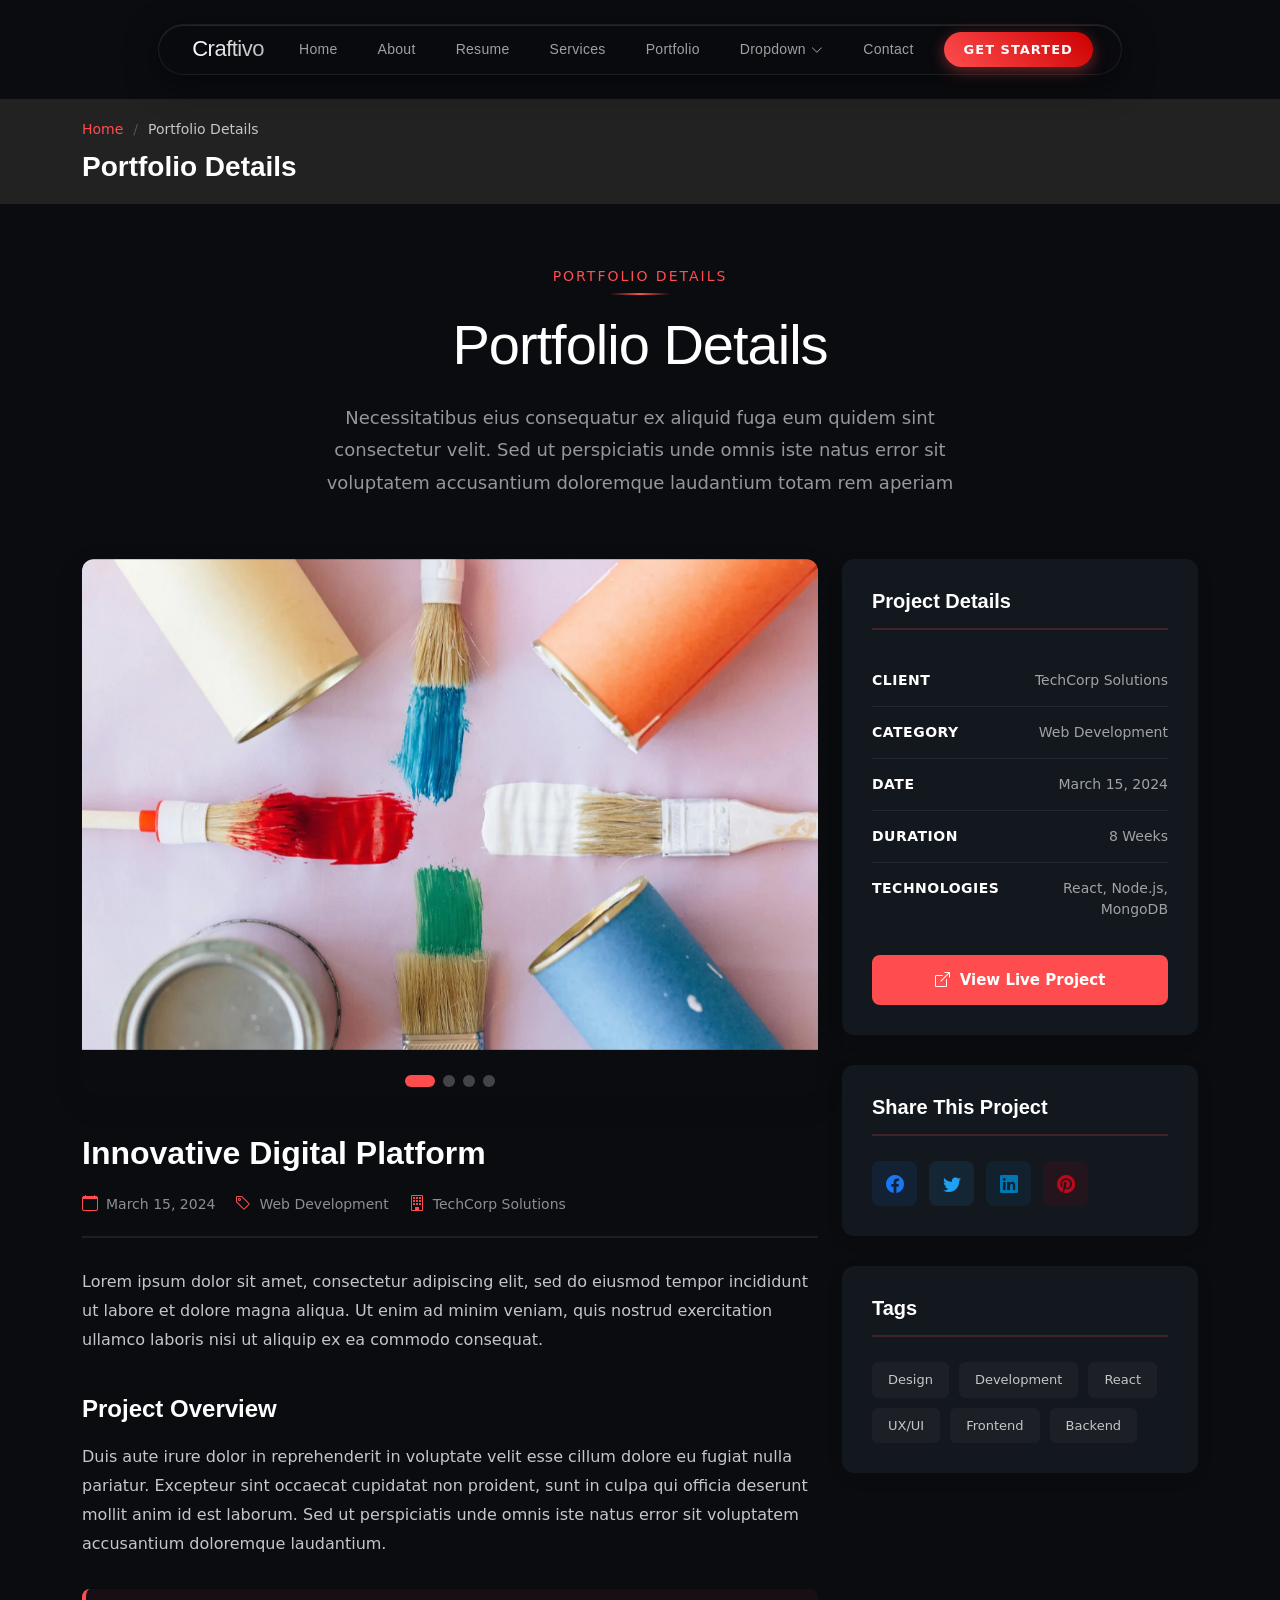
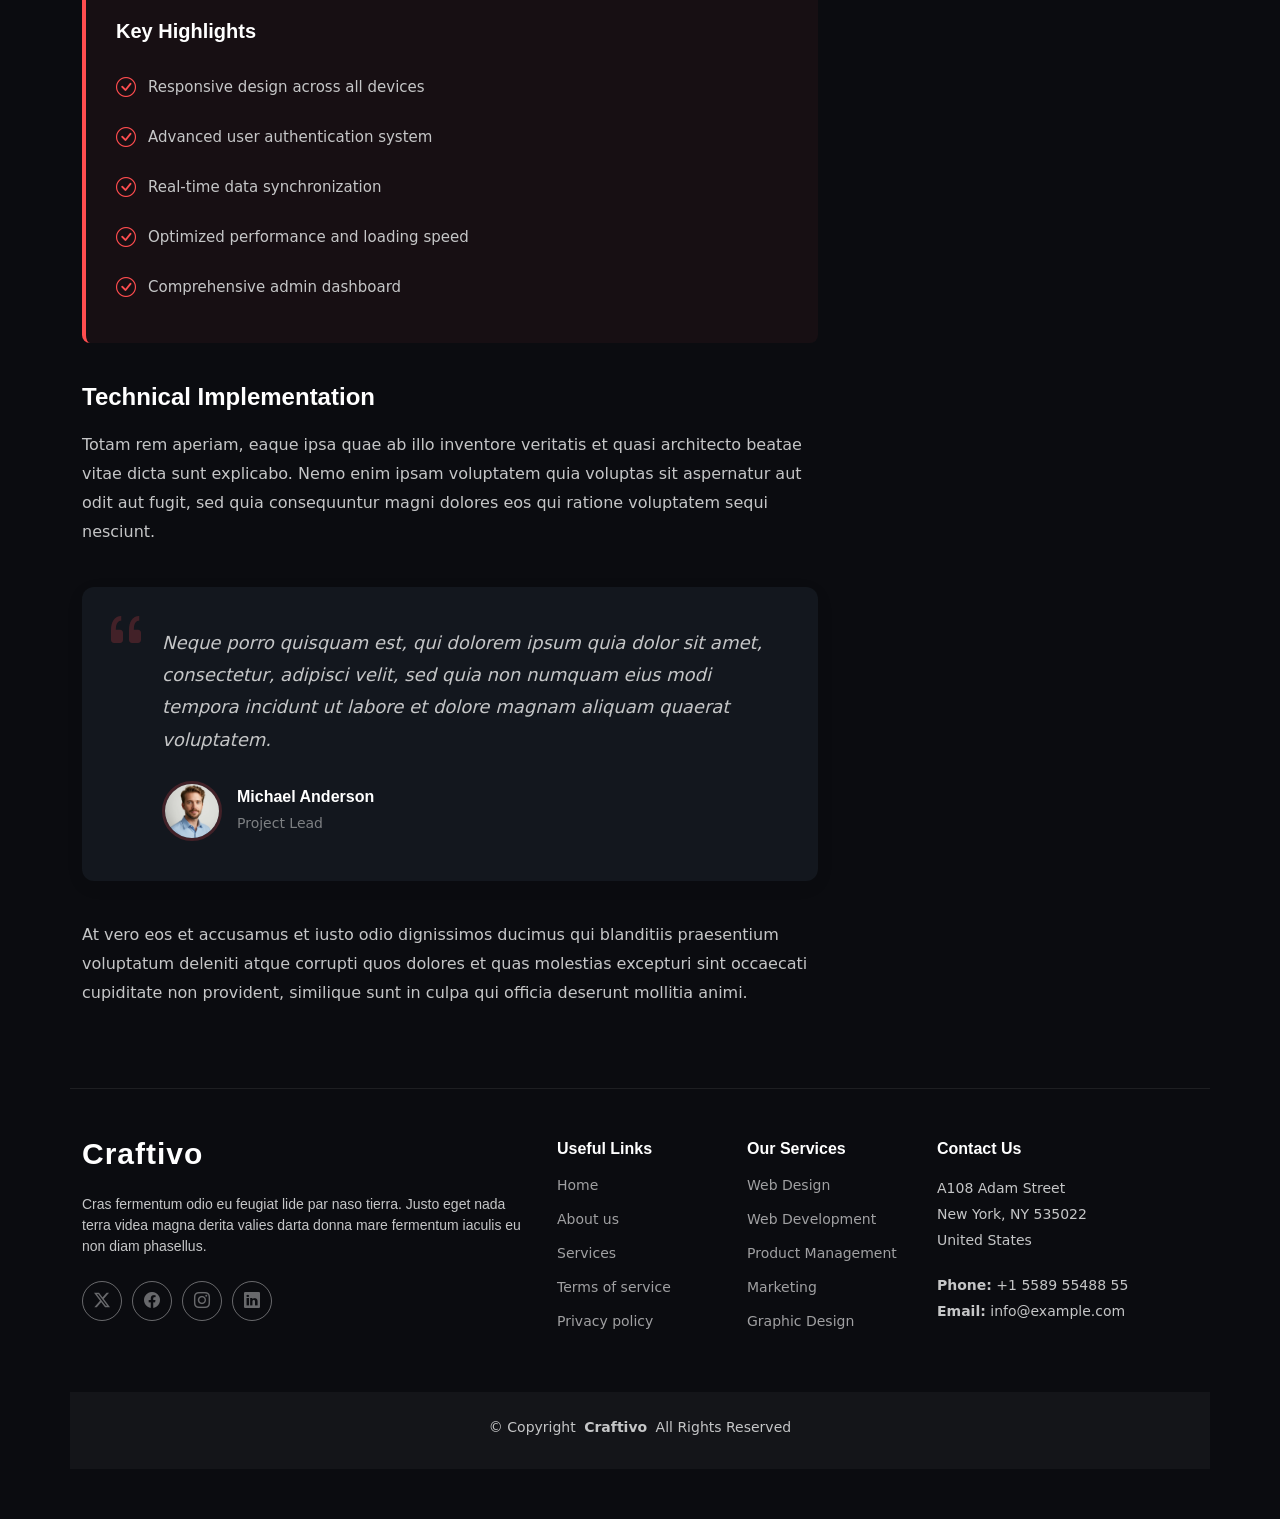
<file: portfolio-details.html>
<!DOCTYPE html>
<html lang="en">

<head>
  <meta charset="utf-8">
  <meta content="width=device-width, initial-scale=1.0" name="viewport">
  <title>Portfolio Details - Craftivo Bootstrap Template</title>
  <meta name="description" content="">
  <meta name="keywords" content="">

  <!-- Favicons -->
  <link href="assets/img/favicon.png" rel="icon">
  <link href="assets/img/apple-touch-icon.png" rel="apple-touch-icon">

  <!-- Fonts -->
  <link href="https://fonts.googleapis.com" rel="preconnect">
  <link href="https://fonts.gstatic.com" rel="preconnect" crossorigin>
  <link href="https://fonts.googleapis.com/css2?family=Roboto:ital,wght@0,100;0,300;0,400;0,500;0,700;0,900;1,100;1,300;1,400;1,500;1,700;1,900&family=Raleway:ital,wght@0,100;0,200;0,300;0,400;0,500;0,600;0,700;0,800;0,900;1,100;1,200;1,300;1,400;1,500;1,600;1,700;1,800;1,900&family=Mulish:ital,wght@0,200;0,300;0,400;0,500;0,600;0,700;0,800;0,900;1,200;1,300;1,400;1,500;1,600;1,700;1,800;1,900&display=swap" rel="stylesheet">

  <!-- Vendor CSS Files -->
  <link href="assets/vendor/bootstrap/css/bootstrap.min.css" rel="stylesheet">
  <link href="assets/vendor/bootstrap-icons/bootstrap-icons.css" rel="stylesheet">
  <link href="assets/vendor/aos/aos.css" rel="stylesheet">
  <link href="assets/vendor/glightbox/css/glightbox.min.css" rel="stylesheet">
  <link href="assets/vendor/swiper/swiper-bundle.min.css" rel="stylesheet">

  <!-- Main CSS File -->
  <link href="assets/css/main.css" rel="stylesheet" />
</head>

<body class="portfolio-details-page">

  <header id="header" class="header d-flex align-items-center sticky-top">
    <div class="container-fluid container-xl position-relative d-flex align-items-center">

      <a href="index.html" class="logo d-flex align-items-center me-auto">
        <!-- Uncomment the line below if you also wish to use an image logo -->
        <!-- <img src="assets/img/logo.webp" alt=""> -->
        <h1 class="sitename">Craftivo</h1>
      </a>

      <nav id="navmenu" class="navmenu">
        <ul>
          <li><a href="#hero">Home</a></li>
          <li><a href="#about">About</a></li>
          <li><a href="#resume">Resume</a></li>
          <li><a href="#services">Services</a></li>
          <li><a href="#portfolio">Portfolio</a></li>
          <li class="dropdown"><a href="#"><span>Dropdown</span> <i class="bi bi-chevron-down toggle-dropdown"></i></a>
            <ul>
              <li><a href="#">Dropdown 1</a></li>
              <li class="dropdown"><a href="#"><span>Deep Dropdown</span> <i class="bi bi-chevron-down toggle-dropdown"></i></a>
                <ul>
                  <li><a href="#">Deep Dropdown 1</a></li>
                  <li><a href="#">Deep Dropdown 2</a></li>
                  <li><a href="#">Deep Dropdown 3</a></li>
                  <li><a href="#">Deep Dropdown 4</a></li>
                  <li><a href="#">Deep Dropdown 5</a></li>
                </ul>
              </li>
              <li><a href="#">Dropdown 2</a></li>
              <li><a href="#">Dropdown 3</a></li>
              <li><a href="#">Dropdown 4</a></li>
            </ul>
          </li>
          <li><a href="#contact">Contact</a></li>
        </ul>
        <i class="mobile-nav-toggle d-xl-none bi bi-list"></i>
      </nav>

      <a class="btn-getstarted" href="#about">Get Started</a>

    </div>
  </header>

  <main class="main">

    <!-- Page Title -->
    <div class="page-title light-background">
      <div class="container">
        <nav class="breadcrumbs">
          <ol>
            <li><a href="index.html">Home</a></li>
            <li class="current">Portfolio Details</li>
          </ol>
        </nav>
        <h1>Portfolio Details</h1>
      </div>
    </div><!-- End Page Title -->

    <!-- Portfolio Details Section -->
    <section id="portfolio-details" class="portfolio-details section">

      <!-- Section Title -->
      <div class="container section-title" data-aos="fade-up">
        <span class="subtitle">Portfolio Details</span>
        <h2>Portfolio Details</h2>
        <p>Necessitatibus eius consequatur ex aliquid fuga eum quidem sint consectetur velit. Sed ut perspiciatis unde omnis iste natus error sit voluptatem accusantium doloremque laudantium totam rem aperiam</p>
      </div><!-- End Section Title -->

      <div class="container" data-aos="fade-up" data-aos-delay="100">

        <div class="row gy-5">

          <div class="col-lg-8">

            <div class="portfolio-details-slider swiper init-swiper">
              <script type="application/json" class="swiper-config">
                {
                  "loop": true,
                  "speed": 600,
                  "autoplay": {
                    "delay": 4000
                  },
                  "slidesPerView": 1,
                  "spaceBetween": 0,
                  "effect": "fade",
                  "pagination": {
                    "el": ".swiper-pagination",
                    "type": "bullets",
                    "clickable": true
                  }
                }
              </script>
              <div class="swiper-wrapper">

                <div class="swiper-slide">
                  <img src="assets/img/portfolio/portfolio-3.webp" alt="Portfolio Image" class="img-fluid">
                </div>

                <div class="swiper-slide">
                  <img src="assets/img/portfolio/portfolio-6.webp" alt="Portfolio Image" class="img-fluid">
                </div>

                <div class="swiper-slide">
                  <img src="assets/img/portfolio/portfolio-9.webp" alt="Portfolio Image" class="img-fluid">
                </div>

                <div class="swiper-slide">
                  <img src="assets/img/portfolio/portfolio-11.webp" alt="Portfolio Image" class="img-fluid">
                </div>

              </div>
              <div class="swiper-pagination"></div>
            </div>

            <div class="portfolio-content" data-aos="fade-up" data-aos-delay="200">
              <h2>Innovative Digital Platform</h2>

              <div class="meta-info">
                <span class="date"><i class="bi bi-calendar"></i> March 15, 2024</span>
                <span class="category"><i class="bi bi-tag"></i> Web Development</span>
                <span class="client"><i class="bi bi-building"></i> TechCorp Solutions</span>
              </div>

              <p>
                Lorem ipsum dolor sit amet, consectetur adipiscing elit, sed do eiusmod tempor incididunt ut labore et dolore magna aliqua. Ut enim ad minim veniam, quis nostrud exercitation ullamco laboris nisi ut aliquip ex ea commodo consequat.
              </p>

              <h3>Project Overview</h3>
              <p>
                Duis aute irure dolor in reprehenderit in voluptate velit esse cillum dolore eu fugiat nulla pariatur. Excepteur sint occaecat cupidatat non proident, sunt in culpa qui officia deserunt mollit anim id est laborum. Sed ut perspiciatis unde omnis iste natus error sit voluptatem accusantium doloremque laudantium.
              </p>

              <div class="highlights-box">
                <h4>Key Highlights</h4>
                <ul>
                  <li><i class="bi bi-check-circle"></i> Responsive design across all devices</li>
                  <li><i class="bi bi-check-circle"></i> Advanced user authentication system</li>
                  <li><i class="bi bi-check-circle"></i> Real-time data synchronization</li>
                  <li><i class="bi bi-check-circle"></i> Optimized performance and loading speed</li>
                  <li><i class="bi bi-check-circle"></i> Comprehensive admin dashboard</li>
                </ul>
              </div>

              <h3>Technical Implementation</h3>
              <p>
                Totam rem aperiam, eaque ipsa quae ab illo inventore veritatis et quasi architecto beatae vitae dicta sunt explicabo. Nemo enim ipsam voluptatem quia voluptas sit aspernatur aut odit aut fugit, sed quia consequuntur magni dolores eos qui ratione voluptatem sequi nesciunt.
              </p>

              <blockquote>
                <i class="bi bi-quote quote-icon"></i>
                <p>
                  Neque porro quisquam est, qui dolorem ipsum quia dolor sit amet, consectetur, adipisci velit, sed quia non numquam eius modi tempora incidunt ut labore et dolore magnam aliquam quaerat voluptatem.
                </p>
                <div class="author">
                  <img src="assets/img/person/person-m-7.webp" alt="Author">
                  <div class="author-info">
                    <h5>Michael Anderson</h5>
                    <span>Project Lead</span>
                  </div>
                </div>
              </blockquote>

              <p>
                At vero eos et accusamus et iusto odio dignissimos ducimus qui blanditiis praesentium voluptatum deleniti atque corrupti quos dolores et quas molestias excepturi sint occaecati cupiditate non provident, similique sunt in culpa qui officia deserunt mollitia animi.
              </p>

            </div>

          </div>

          <div class="col-lg-4">

            <div class="sidebar" data-aos="fade-up" data-aos-delay="200">

              <div class="info-card">
                <h3>Project Details</h3>
                <div class="info-item">
                  <span class="label">Client</span>
                  <span class="value">TechCorp Solutions</span>
                </div>
                <div class="info-item">
                  <span class="label">Category</span>
                  <span class="value">Web Development</span>
                </div>
                <div class="info-item">
                  <span class="label">Date</span>
                  <span class="value">March 15, 2024</span>
                </div>
                <div class="info-item">
                  <span class="label">Duration</span>
                  <span class="value">8 Weeks</span>
                </div>
                <div class="info-item">
                  <span class="label">Technologies</span>
                  <span class="value">React, Node.js, MongoDB</span>
                </div>
                <a href="https://www.example.com" class="btn-primary" target="_blank">
                  <i class="bi bi-box-arrow-up-right"></i> View Live Project
                </a>
              </div>

              <div class="share-card" data-aos="fade-up" data-aos-delay="300">
                <h3>Share This Project</h3>
                <div class="social-links">
                  <a href="#" class="facebook"><i class="bi bi-facebook"></i></a>
                  <a href="#" class="twitter"><i class="bi bi-twitter"></i></a>
                  <a href="#" class="linkedin"><i class="bi bi-linkedin"></i></a>
                  <a href="#" class="pinterest"><i class="bi bi-pinterest"></i></a>
                </div>
              </div>

              <div class="tags-card" data-aos="fade-up" data-aos-delay="400">
                <h3>Tags</h3>
                <div class="tags">
                  <a href="#">Design</a>
                  <a href="#">Development</a>
                  <a href="#">React</a>
                  <a href="#">UX/UI</a>
                  <a href="#">Frontend</a>
                  <a href="#">Backend</a>
                </div>
              </div>

            </div>

          </div>

        </div>

      </div>

    </section><!-- /Portfolio Details Section -->

  </main>

  <footer id="footer" class="footer">

    <div class="container footer-top">
      <div class="row gy-4">
        <div class="col-lg-5 col-md-12 footer-about">
          <a href="index.html" class="logo d-flex align-items-center">
            <span class="sitename">Craftivo</span>
          </a>
          <p>Cras fermentum odio eu feugiat lide par naso tierra. Justo eget nada terra videa magna derita valies darta donna mare fermentum iaculis eu non diam phasellus.</p>
          <div class="social-links d-flex mt-4">
            <a href=""><i class="bi bi-twitter-x"></i></a>
            <a href=""><i class="bi bi-facebook"></i></a>
            <a href=""><i class="bi bi-instagram"></i></a>
            <a href=""><i class="bi bi-linkedin"></i></a>
          </div>
        </div>

        <div class="col-lg-2 col-6 footer-links">
          <h4>Useful Links</h4>
          <ul>
            <li><a href="#">Home</a></li>
            <li><a href="#">About us</a></li>
            <li><a href="#">Services</a></li>
            <li><a href="#">Terms of service</a></li>
            <li><a href="#">Privacy policy</a></li>
          </ul>
        </div>

        <div class="col-lg-2 col-6 footer-links">
          <h4>Our Services</h4>
          <ul>
            <li><a href="#">Web Design</a></li>
            <li><a href="#">Web Development</a></li>
            <li><a href="#">Product Management</a></li>
            <li><a href="#">Marketing</a></li>
            <li><a href="#">Graphic Design</a></li>
          </ul>
        </div>

        <div class="col-lg-3 col-md-12 footer-contact text-center text-md-start">
          <h4>Contact Us</h4>
          <p>A108 Adam Street</p>
          <p>New York, NY 535022</p>
          <p>United States</p>
          <p class="mt-4"><strong>Phone:</strong> <span>+1 5589 55488 55</span></p>
          <p><strong>Email:</strong> <span>info@example.com</span></p>
        </div>

      </div>
    </div>

    <div class="container copyright text-center mt-4">
      <p>© <span>Copyright</span> <strong class="px-1 sitename">Craftivo</strong> <span>All Rights Reserved</span></p>
      <div class="credits">
      </div>
    </div>

  </footer>

  <!-- Scroll Top -->
  <a href="#" id="scroll-top" class="scroll-top d-flex align-items-center justify-content-center"><i class="bi bi-arrow-up-short"></i></a>

  <!-- Preloader -->
  <div id="preloader"></div>

  <!-- Vendor JS Files -->
  <script src="assets/vendor/bootstrap/js/bootstrap.bundle.min.js"></script>
  <script src="assets/vendor/php-email-form/validate.js"></script>
  <script src="assets/vendor/aos/aos.js"></script>
  <script src="assets/vendor/typed.js/typed.umd.js"></script>
  <script src="assets/vendor/waypoints/noframework.waypoints.js"></script>
  <script src="assets/vendor/glightbox/js/glightbox.min.js"></script>
  <script src="assets/vendor/imagesloaded/imagesloaded.pkgd.min.js"></script>
  <script src="assets/vendor/isotope-layout/isotope.pkgd.min.js"></script>
  <script src="assets/vendor/swiper/swiper-bundle.min.js"></script>

  <!-- Main JS File -->
  <script src="assets/js/main.js"></script>

</body>

</html>
</file>
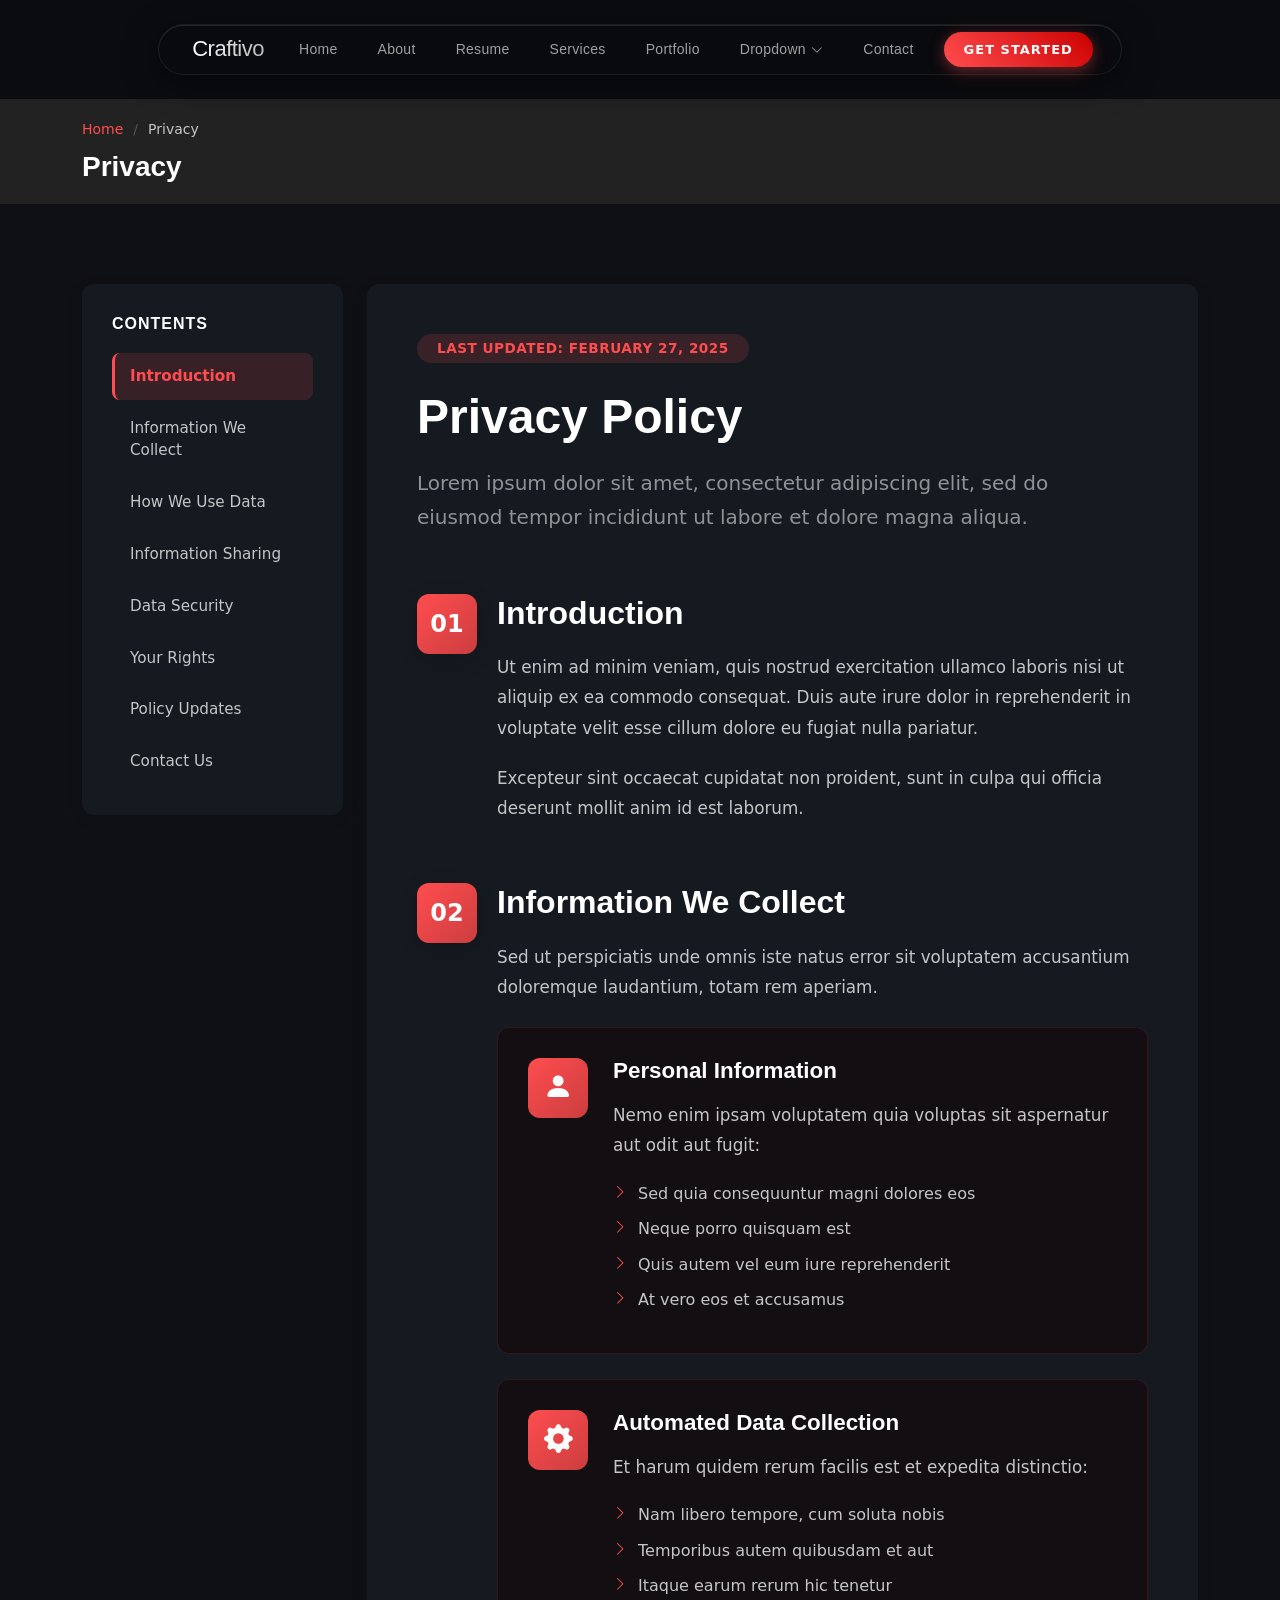
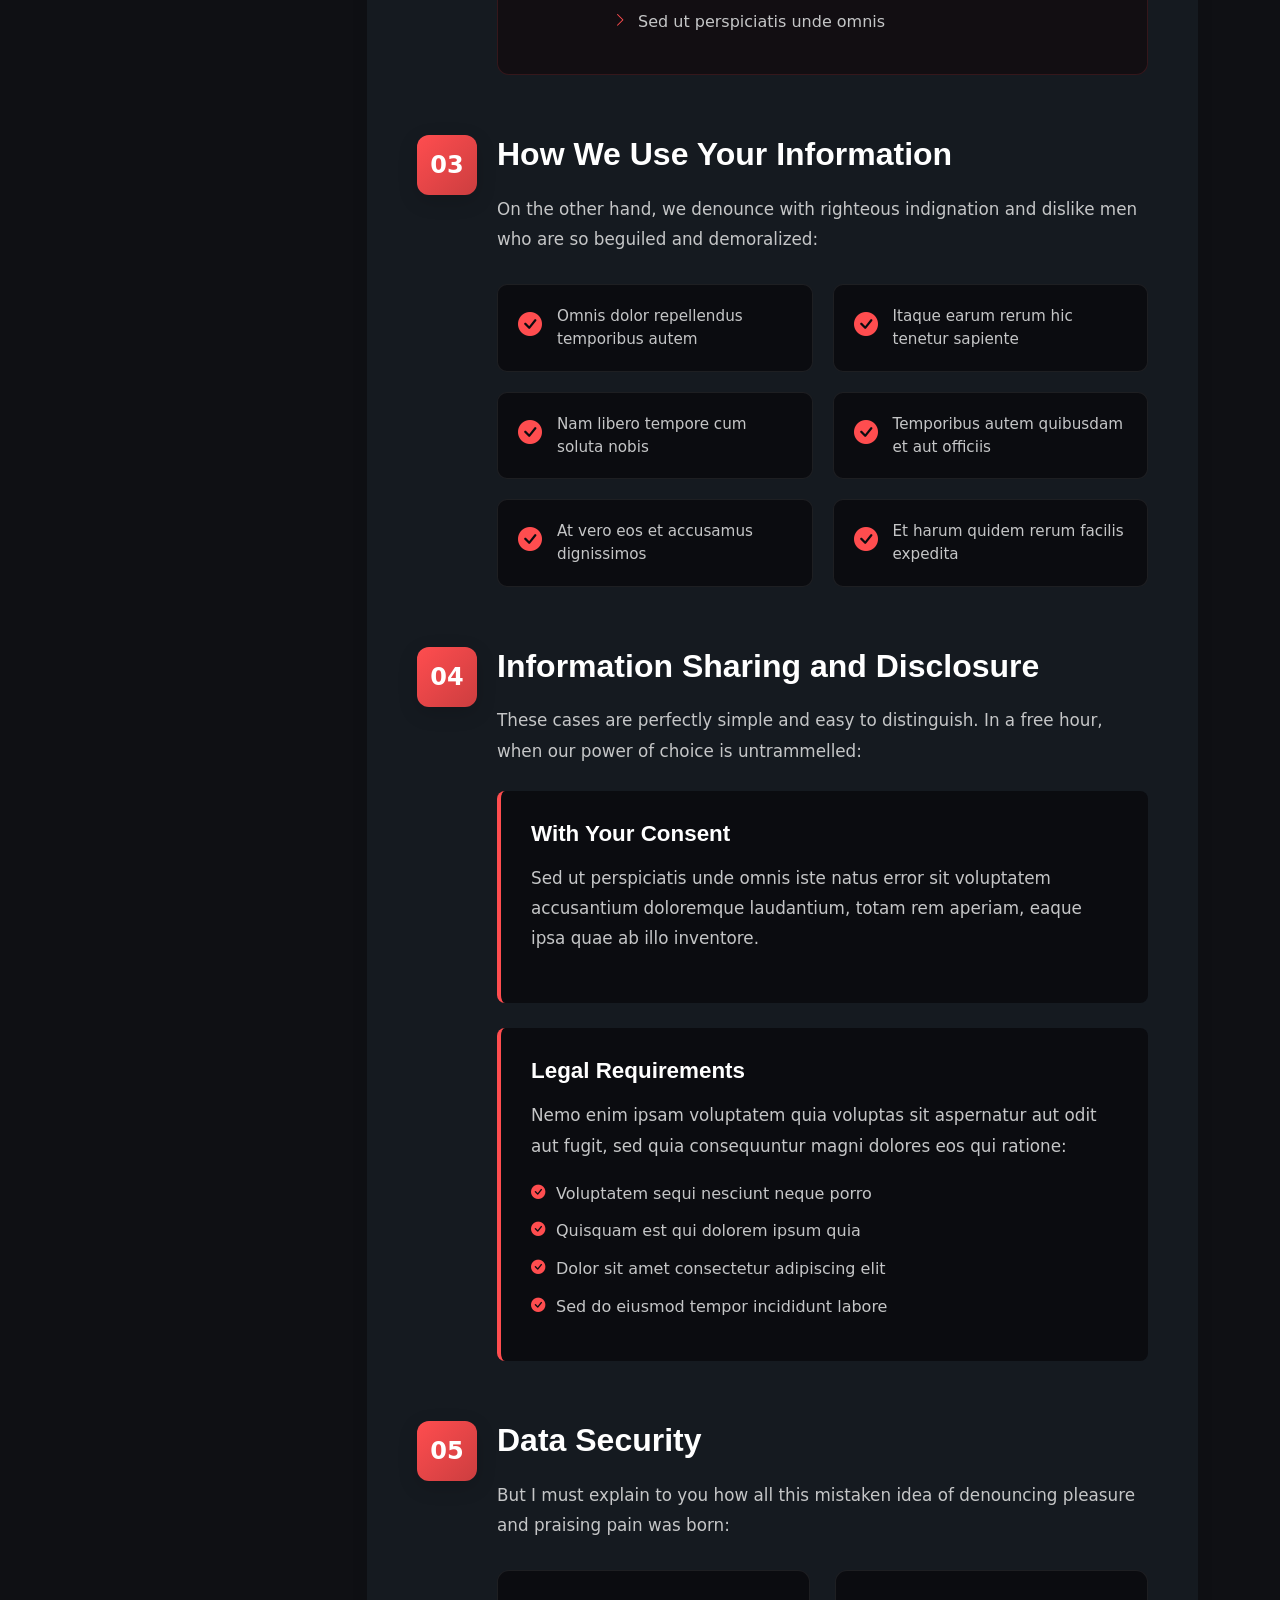
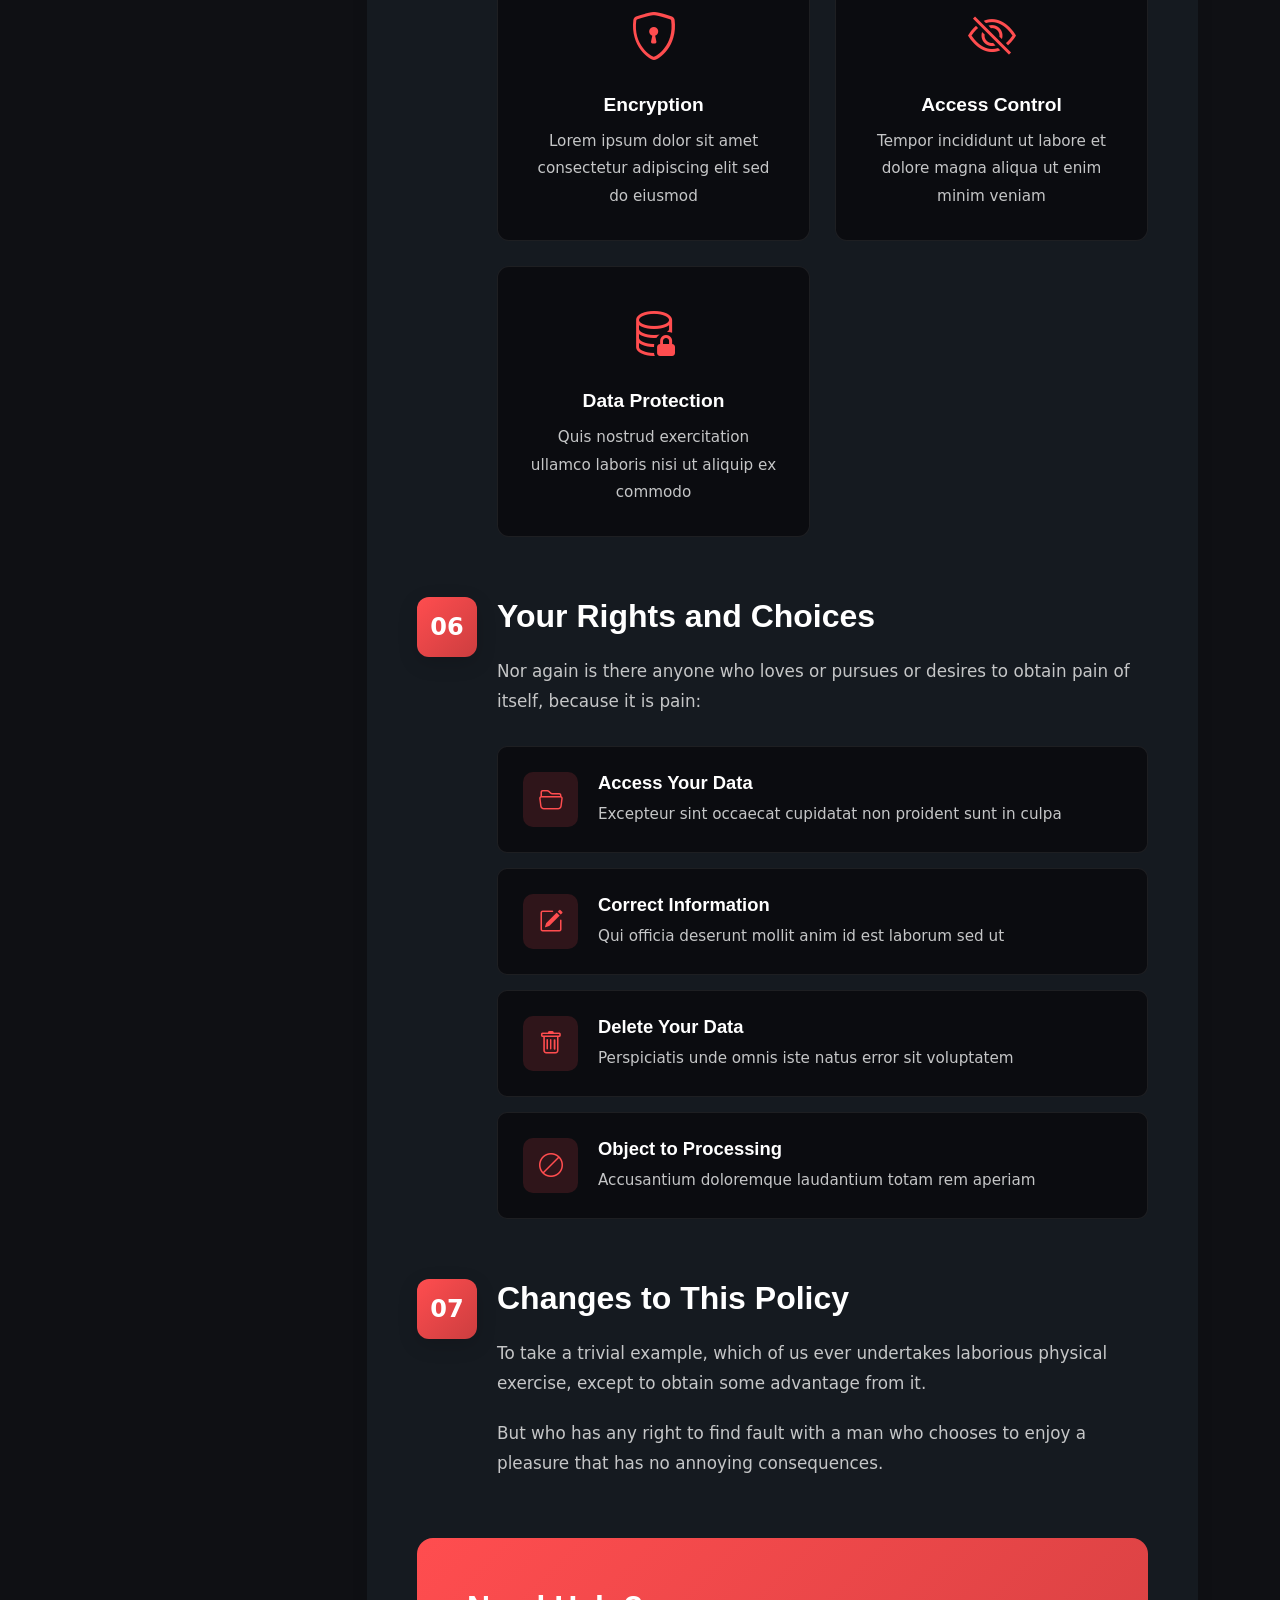
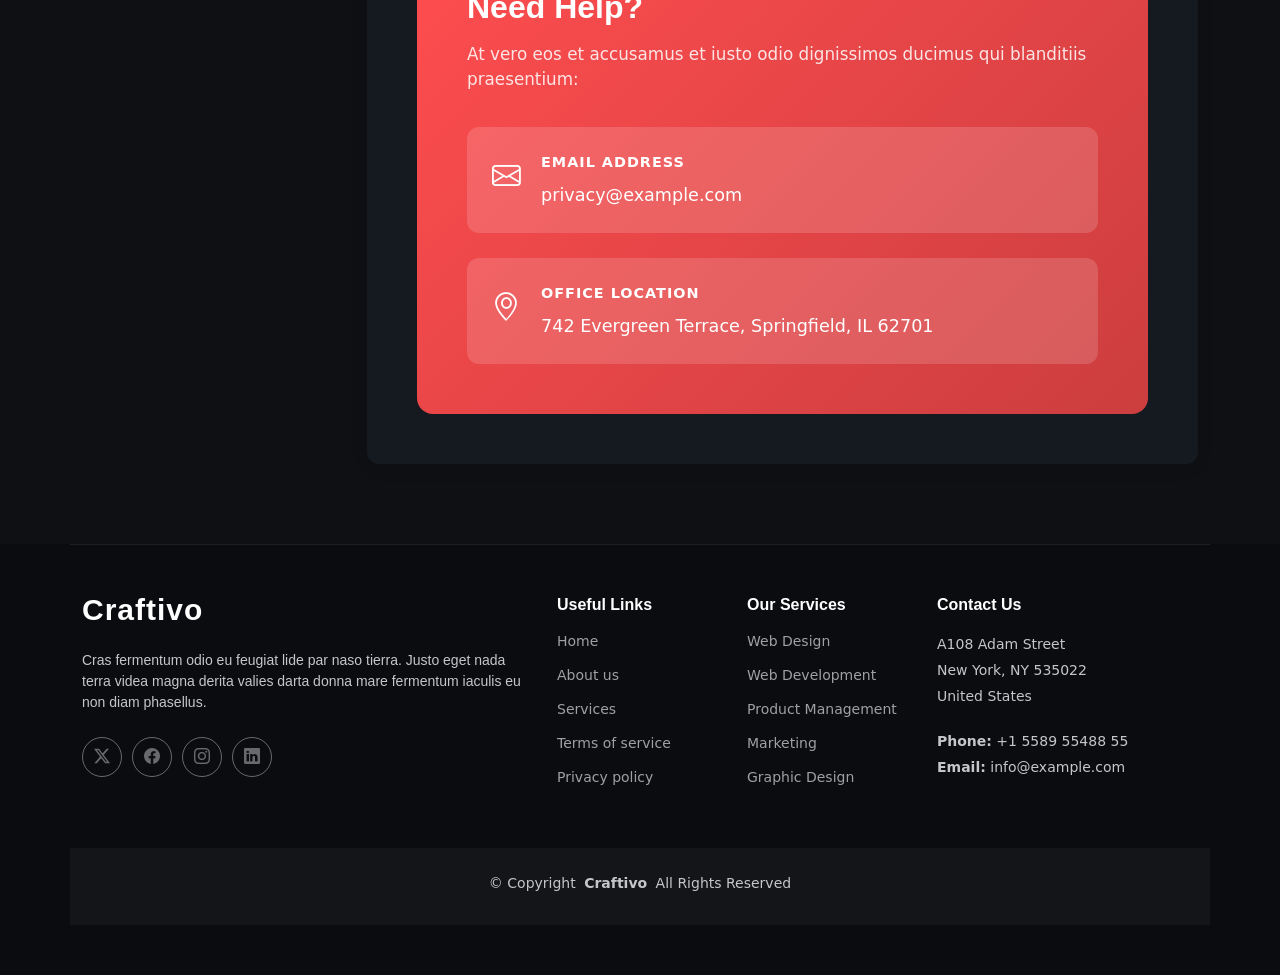
<file: privacy.html>
<!DOCTYPE html>
<html lang="en">

<head>
  <meta charset="utf-8">
  <meta content="width=device-width, initial-scale=1.0" name="viewport">
  <title>Privacy - Craftivo Bootstrap Template</title>
  <meta name="description" content="">
  <meta name="keywords" content="">

  <!-- Favicons -->
  <link href="assets/img/favicon.png" rel="icon">
  <link href="assets/img/apple-touch-icon.png" rel="apple-touch-icon">

  <!-- Fonts -->
  <link href="https://fonts.googleapis.com" rel="preconnect">
  <link href="https://fonts.gstatic.com" rel="preconnect" crossorigin>
  <link href="https://fonts.googleapis.com/css2?family=Roboto:ital,wght@0,100;0,300;0,400;0,500;0,700;0,900;1,100;1,300;1,400;1,500;1,700;1,900&family=Raleway:ital,wght@0,100;0,200;0,300;0,400;0,500;0,600;0,700;0,800;0,900;1,100;1,200;1,300;1,400;1,500;1,600;1,700;1,800;1,900&family=Mulish:ital,wght@0,200;0,300;0,400;0,500;0,600;0,700;0,800;0,900;1,200;1,300;1,400;1,500;1,600;1,700;1,800;1,900&display=swap" rel="stylesheet">

  <!-- Vendor CSS Files -->
  <link href="assets/vendor/bootstrap/css/bootstrap.min.css" rel="stylesheet">
  <link href="assets/vendor/bootstrap-icons/bootstrap-icons.css" rel="stylesheet">
  <link href="assets/vendor/aos/aos.css" rel="stylesheet">
  <link href="assets/vendor/glightbox/css/glightbox.min.css" rel="stylesheet">
  <link href="assets/vendor/swiper/swiper-bundle.min.css" rel="stylesheet">

  <!-- Main CSS File -->
  <link href="assets/css/main.css" rel="stylesheet" />
</head>

<body class="privacy-page">

  <header id="header" class="header d-flex align-items-center sticky-top">
    <div class="container-fluid container-xl position-relative d-flex align-items-center">

      <a href="index.html" class="logo d-flex align-items-center me-auto">
        <!-- Uncomment the line below if you also wish to use an image logo -->
        <!-- <img src="assets/img/logo.webp" alt=""> -->
        <h1 class="sitename">Craftivo</h1>
      </a>

      <nav id="navmenu" class="navmenu">
        <ul>
          <li><a href="#hero">Home</a></li>
          <li><a href="#about">About</a></li>
          <li><a href="#resume">Resume</a></li>
          <li><a href="#services">Services</a></li>
          <li><a href="#portfolio">Portfolio</a></li>
          <li class="dropdown"><a href="#"><span>Dropdown</span> <i class="bi bi-chevron-down toggle-dropdown"></i></a>
            <ul>
              <li><a href="#">Dropdown 1</a></li>
              <li class="dropdown"><a href="#"><span>Deep Dropdown</span> <i class="bi bi-chevron-down toggle-dropdown"></i></a>
                <ul>
                  <li><a href="#">Deep Dropdown 1</a></li>
                  <li><a href="#">Deep Dropdown 2</a></li>
                  <li><a href="#">Deep Dropdown 3</a></li>
                  <li><a href="#">Deep Dropdown 4</a></li>
                  <li><a href="#">Deep Dropdown 5</a></li>
                </ul>
              </li>
              <li><a href="#">Dropdown 2</a></li>
              <li><a href="#">Dropdown 3</a></li>
              <li><a href="#">Dropdown 4</a></li>
            </ul>
          </li>
          <li><a href="#contact">Contact</a></li>
        </ul>
        <i class="mobile-nav-toggle d-xl-none bi bi-list"></i>
      </nav>

      <a class="btn-getstarted" href="#about">Get Started</a>

    </div>
  </header>

  <main class="main">

    <!-- Page Title -->
    <div class="page-title light-background">
      <div class="container">
        <nav class="breadcrumbs">
          <ol>
            <li><a href="index.html">Home</a></li>
            <li class="current">Privacy</li>
          </ol>
        </nav>
        <h1>Privacy</h1>
      </div>
    </div><!-- End Page Title -->

    <!-- Privacy Section -->
    <section id="privacy" class="privacy section">

      <div class="container">

        <div class="row">
          <!-- Sidebar Navigation -->
          <div class="col-lg-3">
            <div class="policy-sidebar" data-aos="fade-right">
              <h3>Contents</h3>
              <nav class="policy-nav">
                <a href="#introduction" class="nav-link active">Introduction</a>
                <a href="#information-collect" class="nav-link">Information We Collect</a>
                <a href="#use-information" class="nav-link">How We Use Data</a>
                <a href="#sharing" class="nav-link">Information Sharing</a>
                <a href="#security" class="nav-link">Data Security</a>
                <a href="#rights" class="nav-link">Your Rights</a>
                <a href="#changes" class="nav-link">Policy Updates</a>
                <a href="#contact" class="nav-link">Contact Us</a>
              </nav>
            </div>
          </div>

          <!-- Main Content -->
          <div class="col-lg-9">
            <div class="policy-main">
              <!-- Header -->
              <div class="policy-hero" data-aos="fade-up">
                <div class="badge">Last Updated: February 27, 2025</div>
                <h1>Privacy Policy</h1>
                <p class="lead">Lorem ipsum dolor sit amet, consectetur adipiscing elit, sed do eiusmod tempor incididunt ut labore et dolore magna aliqua.</p>
              </div>

              <!-- Introduction -->
              <div class="policy-section" id="introduction" data-aos="fade-up" data-aos-delay="100">
                <div class="section-number">01</div>
                <h2>Introduction</h2>
                <p>Ut enim ad minim veniam, quis nostrud exercitation ullamco laboris nisi ut aliquip ex ea commodo consequat. Duis aute irure dolor in reprehenderit in voluptate velit esse cillum dolore eu fugiat nulla pariatur.</p>
                <p>Excepteur sint occaecat cupidatat non proident, sunt in culpa qui officia deserunt mollit anim id est laborum.</p>
              </div>

              <!-- Information Collection -->
              <div class="policy-section" id="information-collect" data-aos="fade-up" data-aos-delay="150">
                <div class="section-number">02</div>
                <h2>Information We Collect</h2>
                <p>Sed ut perspiciatis unde omnis iste natus error sit voluptatem accusantium doloremque laudantium, totam rem aperiam.</p>

                <div class="info-card">
                  <div class="card-icon">
                    <i class="bi bi-person-fill"></i>
                  </div>
                  <div class="card-content">
                    <h3>Personal Information</h3>
                    <p>Nemo enim ipsam voluptatem quia voluptas sit aspernatur aut odit aut fugit:</p>
                    <ul>
                      <li>Sed quia consequuntur magni dolores eos</li>
                      <li>Neque porro quisquam est</li>
                      <li>Quis autem vel eum iure reprehenderit</li>
                      <li>At vero eos et accusamus</li>
                    </ul>
                  </div>
                </div>

                <div class="info-card">
                  <div class="card-icon">
                    <i class="bi bi-gear-fill"></i>
                  </div>
                  <div class="card-content">
                    <h3>Automated Data Collection</h3>
                    <p>Et harum quidem rerum facilis est et expedita distinctio:</p>
                    <ul>
                      <li>Nam libero tempore, cum soluta nobis</li>
                      <li>Temporibus autem quibusdam et aut</li>
                      <li>Itaque earum rerum hic tenetur</li>
                      <li>Sed ut perspiciatis unde omnis</li>
                    </ul>
                  </div>
                </div>
              </div>

              <!-- Use of Information -->
              <div class="policy-section" id="use-information" data-aos="fade-up" data-aos-delay="200">
                <div class="section-number">03</div>
                <h2>How We Use Your Information</h2>
                <p>On the other hand, we denounce with righteous indignation and dislike men who are so beguiled and demoralized:</p>
                <div class="usage-grid">
                  <div class="usage-item">
                    <i class="bi bi-check-circle-fill"></i>
                    <span>Omnis dolor repellendus temporibus autem</span>
                  </div>
                  <div class="usage-item">
                    <i class="bi bi-check-circle-fill"></i>
                    <span>Itaque earum rerum hic tenetur sapiente</span>
                  </div>
                  <div class="usage-item">
                    <i class="bi bi-check-circle-fill"></i>
                    <span>Nam libero tempore cum soluta nobis</span>
                  </div>
                  <div class="usage-item">
                    <i class="bi bi-check-circle-fill"></i>
                    <span>Temporibus autem quibusdam et aut officiis</span>
                  </div>
                  <div class="usage-item">
                    <i class="bi bi-check-circle-fill"></i>
                    <span>At vero eos et accusamus dignissimos</span>
                  </div>
                  <div class="usage-item">
                    <i class="bi bi-check-circle-fill"></i>
                    <span>Et harum quidem rerum facilis expedita</span>
                  </div>
                </div>
              </div>

              <!-- Information Sharing -->
              <div class="policy-section" id="sharing" data-aos="fade-up" data-aos-delay="250">
                <div class="section-number">04</div>
                <h2>Information Sharing and Disclosure</h2>
                <p>These cases are perfectly simple and easy to distinguish. In a free hour, when our power of choice is untrammelled:</p>

                <div class="sharing-box">
                  <h3>With Your Consent</h3>
                  <p>Sed ut perspiciatis unde omnis iste natus error sit voluptatem accusantium doloremque laudantium, totam rem aperiam, eaque ipsa quae ab illo inventore.</p>
                </div>

                <div class="sharing-box">
                  <h3>Legal Requirements</h3>
                  <p>Nemo enim ipsam voluptatem quia voluptas sit aspernatur aut odit aut fugit, sed quia consequuntur magni dolores eos qui ratione:</p>
                  <ul>
                    <li>Voluptatem sequi nesciunt neque porro</li>
                    <li>Quisquam est qui dolorem ipsum quia</li>
                    <li>Dolor sit amet consectetur adipiscing elit</li>
                    <li>Sed do eiusmod tempor incididunt labore</li>
                  </ul>
                </div>
              </div>

              <!-- Data Security -->
              <div class="policy-section" id="security" data-aos="fade-up" data-aos-delay="300">
                <div class="section-number">05</div>
                <h2>Data Security</h2>
                <p>But I must explain to you how all this mistaken idea of denouncing pleasure and praising pain was born:</p>
                <div class="security-features">
                  <div class="feature">
                    <i class="bi bi-shield-lock"></i>
                    <h4>Encryption</h4>
                    <p>Lorem ipsum dolor sit amet consectetur adipiscing elit sed do eiusmod</p>
                  </div>
                  <div class="feature">
                    <i class="bi bi-eye-slash"></i>
                    <h4>Access Control</h4>
                    <p>Tempor incididunt ut labore et dolore magna aliqua ut enim minim veniam</p>
                  </div>
                  <div class="feature">
                    <i class="bi bi-database-lock"></i>
                    <h4>Data Protection</h4>
                    <p>Quis nostrud exercitation ullamco laboris nisi ut aliquip ex commodo</p>
                  </div>
                </div>
              </div>

              <!-- Your Rights -->
              <div class="policy-section" id="rights" data-aos="fade-up" data-aos-delay="100">
                <div class="section-number">06</div>
                <h2>Your Rights and Choices</h2>
                <p>Nor again is there anyone who loves or pursues or desires to obtain pain of itself, because it is pain:</p>
                <div class="rights-list">
                  <div class="right-item">
                    <div class="right-icon"><i class="bi bi-folder2-open"></i></div>
                    <div class="right-content">
                      <h4>Access Your Data</h4>
                      <p>Excepteur sint occaecat cupidatat non proident sunt in culpa</p>
                    </div>
                  </div>
                  <div class="right-item">
                    <div class="right-icon"><i class="bi bi-pencil-square"></i></div>
                    <div class="right-content">
                      <h4>Correct Information</h4>
                      <p>Qui officia deserunt mollit anim id est laborum sed ut</p>
                    </div>
                  </div>
                  <div class="right-item">
                    <div class="right-icon"><i class="bi bi-trash"></i></div>
                    <div class="right-content">
                      <h4>Delete Your Data</h4>
                      <p>Perspiciatis unde omnis iste natus error sit voluptatem</p>
                    </div>
                  </div>
                  <div class="right-item">
                    <div class="right-icon"><i class="bi bi-ban"></i></div>
                    <div class="right-content">
                      <h4>Object to Processing</h4>
                      <p>Accusantium doloremque laudantium totam rem aperiam</p>
                    </div>
                  </div>
                </div>
              </div>

              <!-- Policy Updates -->
              <div class="policy-section" id="changes" data-aos="fade-up" data-aos-delay="150">
                <div class="section-number">07</div>
                <h2>Changes to This Policy</h2>
                <p>To take a trivial example, which of us ever undertakes laborious physical exercise, except to obtain some advantage from it.</p>
                <p>But who has any right to find fault with a man who chooses to enjoy a pleasure that has no annoying consequences.</p>
              </div>

              <!-- Contact Section -->
              <div class="policy-contact" id="contact" data-aos="fade-up" data-aos-delay="200">
                <div class="contact-card">
                  <h2>Need Help?</h2>
                  <p>At vero eos et accusamus et iusto odio dignissimos ducimus qui blanditiis praesentium:</p>
                  <div class="contact-info">
                    <div class="info-item">
                      <i class="bi bi-envelope"></i>
                      <div>
                        <strong>Email Address</strong>
                        <span>privacy@example.com</span>
                      </div>
                    </div>
                    <div class="info-item">
                      <i class="bi bi-geo-alt"></i>
                      <div>
                        <strong>Office Location</strong>
                        <span>742 Evergreen Terrace, Springfield, IL 62701</span>
                      </div>
                    </div>
                  </div>
                </div>
              </div>

            </div>
          </div>

        </div>

      </div>

    </section><!-- /Privacy Section -->

  </main>

  <footer id="footer" class="footer">

    <div class="container footer-top">
      <div class="row gy-4">
        <div class="col-lg-5 col-md-12 footer-about">
          <a href="index.html" class="logo d-flex align-items-center">
            <span class="sitename">Craftivo</span>
          </a>
          <p>Cras fermentum odio eu feugiat lide par naso tierra. Justo eget nada terra videa magna derita valies darta donna mare fermentum iaculis eu non diam phasellus.</p>
          <div class="social-links d-flex mt-4">
            <a href=""><i class="bi bi-twitter-x"></i></a>
            <a href=""><i class="bi bi-facebook"></i></a>
            <a href=""><i class="bi bi-instagram"></i></a>
            <a href=""><i class="bi bi-linkedin"></i></a>
          </div>
        </div>

        <div class="col-lg-2 col-6 footer-links">
          <h4>Useful Links</h4>
          <ul>
            <li><a href="#">Home</a></li>
            <li><a href="#">About us</a></li>
            <li><a href="#">Services</a></li>
            <li><a href="#">Terms of service</a></li>
            <li><a href="#">Privacy policy</a></li>
          </ul>
        </div>

        <div class="col-lg-2 col-6 footer-links">
          <h4>Our Services</h4>
          <ul>
            <li><a href="#">Web Design</a></li>
            <li><a href="#">Web Development</a></li>
            <li><a href="#">Product Management</a></li>
            <li><a href="#">Marketing</a></li>
            <li><a href="#">Graphic Design</a></li>
          </ul>
        </div>

        <div class="col-lg-3 col-md-12 footer-contact text-center text-md-start">
          <h4>Contact Us</h4>
          <p>A108 Adam Street</p>
          <p>New York, NY 535022</p>
          <p>United States</p>
          <p class="mt-4"><strong>Phone:</strong> <span>+1 5589 55488 55</span></p>
          <p><strong>Email:</strong> <span>info@example.com</span></p>
        </div>

      </div>
    </div>

    <div class="container copyright text-center mt-4">
      <p>© <span>Copyright</span> <strong class="px-1 sitename">Craftivo</strong> <span>All Rights Reserved</span></p>
      <div class="credits">
      </div>
    </div>

  </footer>

  <!-- Scroll Top -->
  <a href="#" id="scroll-top" class="scroll-top d-flex align-items-center justify-content-center"><i class="bi bi-arrow-up-short"></i></a>

  <!-- Preloader -->
  <div id="preloader"></div>

  <!-- Vendor JS Files -->
  <script src="assets/vendor/bootstrap/js/bootstrap.bundle.min.js"></script>
  <script src="assets/vendor/php-email-form/validate.js"></script>
  <script src="assets/vendor/aos/aos.js"></script>
  <script src="assets/vendor/typed.js/typed.umd.js"></script>
  <script src="assets/vendor/waypoints/noframework.waypoints.js"></script>
  <script src="assets/vendor/glightbox/js/glightbox.min.js"></script>
  <script src="assets/vendor/imagesloaded/imagesloaded.pkgd.min.js"></script>
  <script src="assets/vendor/isotope-layout/isotope.pkgd.min.js"></script>
  <script src="assets/vendor/swiper/swiper-bundle.min.js"></script>

  <!-- Main JS File -->
  <script src="assets/js/main.js"></script>

</body>

</html>
</file>
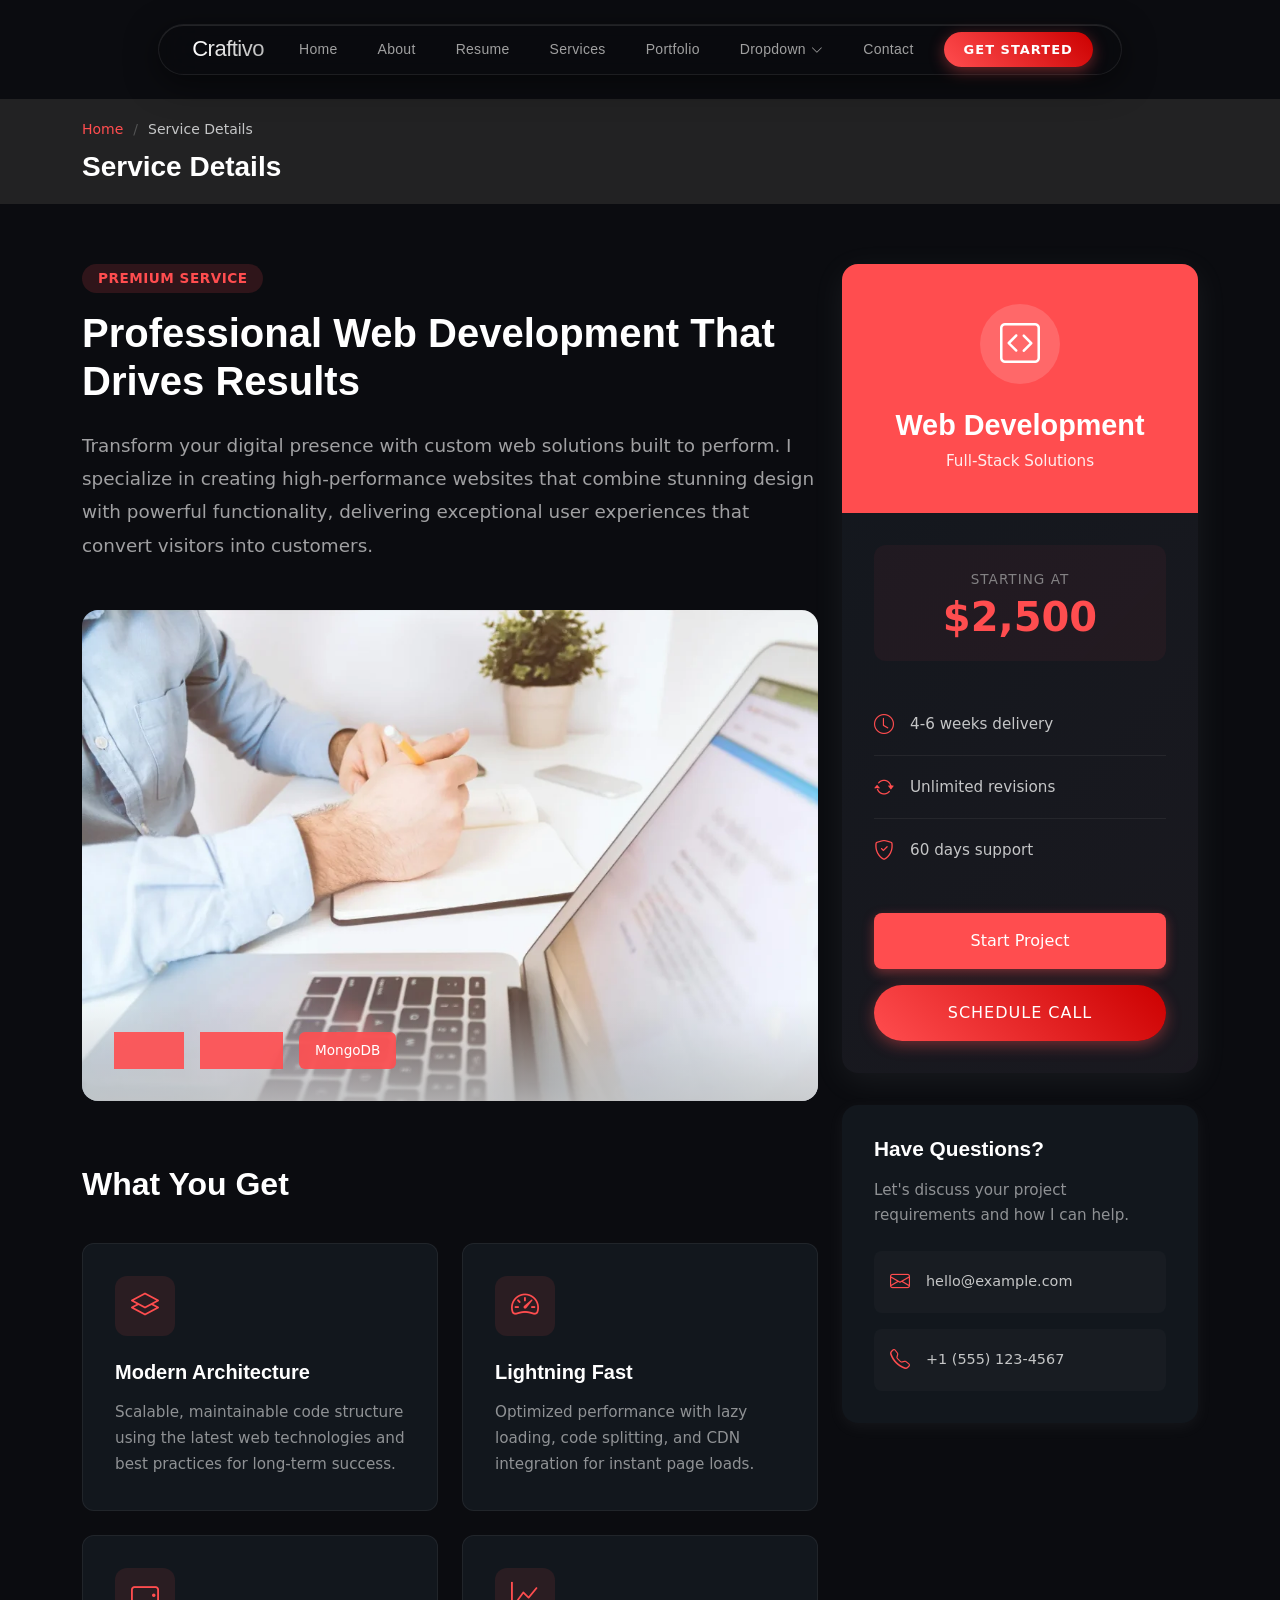
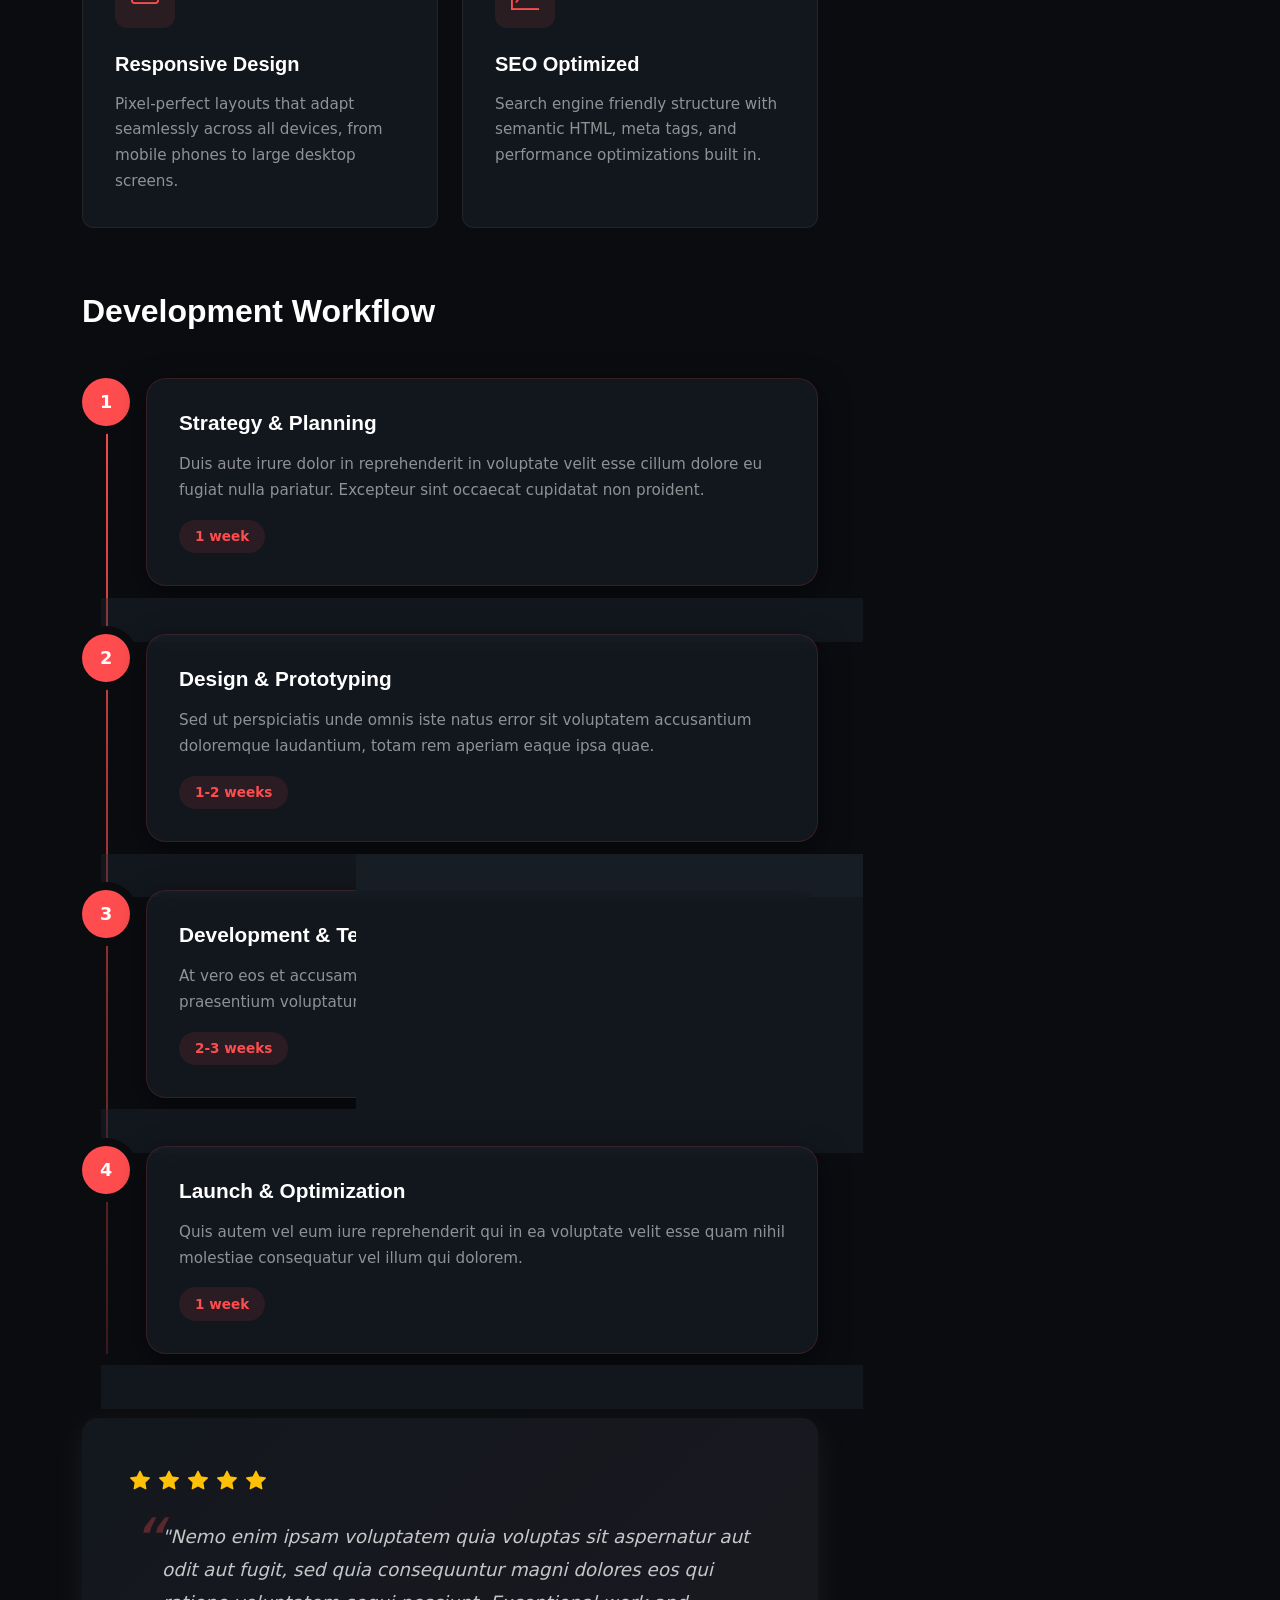
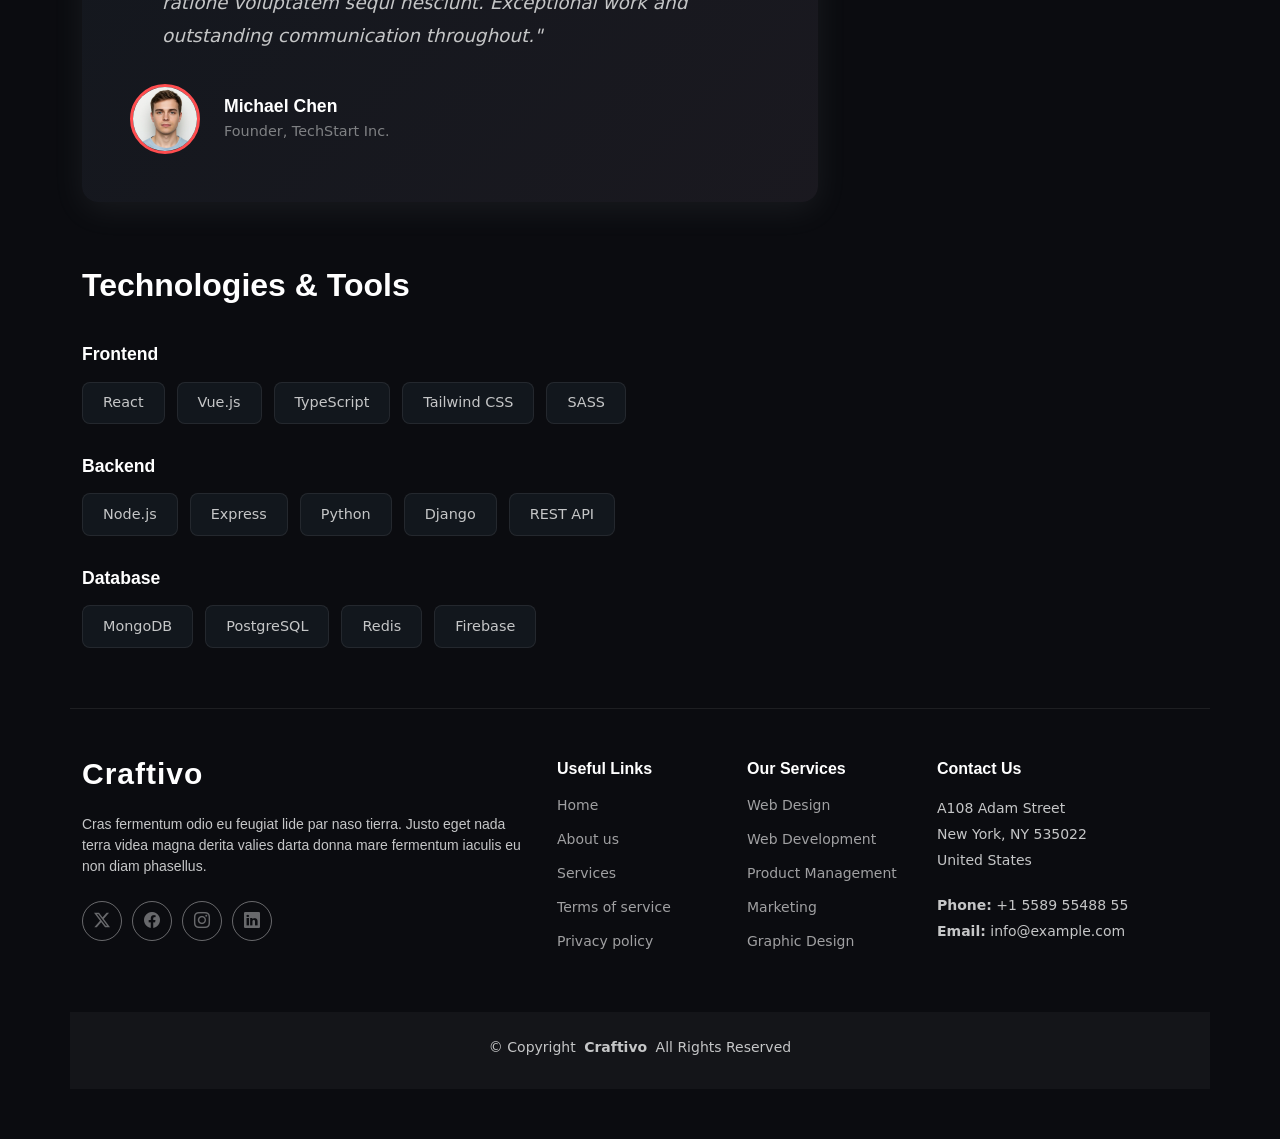
<file: service-details.html>
<!DOCTYPE html>
<html lang="en">

<head>
  <meta charset="utf-8">
  <meta content="width=device-width, initial-scale=1.0" name="viewport">
  <title>Service Details - Craftivo Bootstrap Template</title>
  <meta name="description" content="">
  <meta name="keywords" content="">

  <!-- Favicons -->
  <link href="assets/img/favicon.png" rel="icon">
  <link href="assets/img/apple-touch-icon.png" rel="apple-touch-icon">

  <!-- Fonts -->
  <link href="https://fonts.googleapis.com" rel="preconnect">
  <link href="https://fonts.gstatic.com" rel="preconnect" crossorigin>
  <link href="https://fonts.googleapis.com/css2?family=Roboto:ital,wght@0,100;0,300;0,400;0,500;0,700;0,900;1,100;1,300;1,400;1,500;1,700;1,900&family=Raleway:ital,wght@0,100;0,200;0,300;0,400;0,500;0,600;0,700;0,800;0,900;1,100;1,200;1,300;1,400;1,500;1,600;1,700;1,800;1,900&family=Mulish:ital,wght@0,200;0,300;0,400;0,500;0,600;0,700;0,800;0,900;1,200;1,300;1,400;1,500;1,600;1,700;1,800;1,900&display=swap" rel="stylesheet">

  <!-- Vendor CSS Files -->
  <link href="assets/vendor/bootstrap/css/bootstrap.min.css" rel="stylesheet">
  <link href="assets/vendor/bootstrap-icons/bootstrap-icons.css" rel="stylesheet">
  <link href="assets/vendor/aos/aos.css" rel="stylesheet">
  <link href="assets/vendor/glightbox/css/glightbox.min.css" rel="stylesheet">
  <link href="assets/vendor/swiper/swiper-bundle.min.css" rel="stylesheet">

  <!-- Main CSS File -->
  <link href="assets/css/main.css" rel="stylesheet" />
</head>

<body class="service-details-page">

  <header id="header" class="header d-flex align-items-center sticky-top">
    <div class="container-fluid container-xl position-relative d-flex align-items-center">

      <a href="index.html" class="logo d-flex align-items-center me-auto">
        <!-- Uncomment the line below if you also wish to use an image logo -->
        <!-- <img src="assets/img/logo.webp" alt=""> -->
        <h1 class="sitename">Craftivo</h1>
      </a>

      <nav id="navmenu" class="navmenu">
        <ul>
          <li><a href="#hero">Home</a></li>
          <li><a href="#about">About</a></li>
          <li><a href="#resume">Resume</a></li>
          <li><a href="#services">Services</a></li>
          <li><a href="#portfolio">Portfolio</a></li>
          <li class="dropdown"><a href="#"><span>Dropdown</span> <i class="bi bi-chevron-down toggle-dropdown"></i></a>
            <ul>
              <li><a href="#">Dropdown 1</a></li>
              <li class="dropdown"><a href="#"><span>Deep Dropdown</span> <i class="bi bi-chevron-down toggle-dropdown"></i></a>
                <ul>
                  <li><a href="#">Deep Dropdown 1</a></li>
                  <li><a href="#">Deep Dropdown 2</a></li>
                  <li><a href="#">Deep Dropdown 3</a></li>
                  <li><a href="#">Deep Dropdown 4</a></li>
                  <li><a href="#">Deep Dropdown 5</a></li>
                </ul>
              </li>
              <li><a href="#">Dropdown 2</a></li>
              <li><a href="#">Dropdown 3</a></li>
              <li><a href="#">Dropdown 4</a></li>
            </ul>
          </li>
          <li><a href="#contact">Contact</a></li>
        </ul>
        <i class="mobile-nav-toggle d-xl-none bi bi-list"></i>
      </nav>

      <a class="btn-getstarted" href="#about">Get Started</a>

    </div>
  </header>

  <main class="main">

    <!-- Page Title -->
    <div class="page-title light-background">
      <div class="container">
        <nav class="breadcrumbs">
          <ol>
            <li><a href="index.html">Home</a></li>
            <li class="current">Service Details</li>
          </ol>
        </nav>
        <h1>Service Details</h1>
      </div>
    </div><!-- End Page Title -->

    <!-- Service Details Section -->
    <section id="service-details" class="service-details section">

      <div class="container" data-aos="fade-up" data-aos-delay="100">

        <div class="row">

          <div class="col-lg-4 order-lg-2">

            <div class="sticky-sidebar">

              <div class="service-card" data-aos="fade-left" data-aos-delay="200">
                <div class="card-header">
                  <div class="service-icon">
                    <i class="bi bi-code-square"></i>
                  </div>
                  <h3>Web Development</h3>
                  <p class="service-tagline">Full-Stack Solutions</p>
                </div>
                <div class="card-body">
                  <div class="price-tag">
                    <span class="label">Starting at</span>
                    <span class="price">$2,500</span>
                  </div>
                  <ul class="quick-info">
                    <li>
                      <i class="bi bi-clock"></i>
                      <span>4-6 weeks delivery</span>
                    </li>
                    <li>
                      <i class="bi bi-arrow-repeat"></i>
                      <span>Unlimited revisions</span>
                    </li>
                    <li>
                      <i class="bi bi-shield-check"></i>
                      <span>60 days support</span>
                    </li>
                  </ul>
                  <div class="cta-buttons">
                    <a href="#" class="btn-primary">Start Project</a>
                    <a href="#" class="btn-secondary">Schedule Call</a>
                  </div>
                </div>
              </div>

              <div class="contact-card" data-aos="fade-left" data-aos-delay="300">
                <h4>Have Questions?</h4>
                <p>Let's discuss your project requirements and how I can help.</p>
                <div class="contact-methods">
                  <a href="mailto:hello@example.com" class="contact-item">
                    <i class="bi bi-envelope"></i>
                    <span>hello@example.com</span>
                  </a>
                  <a href="tel:+15551234567" class="contact-item">
                    <i class="bi bi-telephone"></i>
                    <span>+1 (555) 123-4567</span>
                  </a>
                </div>
              </div>

            </div>

          </div>

          <div class="col-lg-8 order-lg-1">

            <div class="service-overview" data-aos="fade-up" data-aos-delay="200">
              <div class="overview-header">
                <span class="badge">Premium Service</span>
                <h2>Professional Web Development That Drives Results</h2>
              </div>
              <p class="lead-text">Transform your digital presence with custom web solutions built to perform. I specialize in creating high-performance websites that combine stunning design with powerful functionality, delivering exceptional user experiences that convert visitors into customers.</p>
            </div>

            <div class="service-image-showcase" data-aos="zoom-in" data-aos-delay="300">
              <img src="assets/img/services/services-1.webp" alt="Web Development" class="img-fluid main-image">
              <div class="image-overlay">
                <div class="tech-stack">
                  <span class="tech-item">React</span>
                  <span class="tech-item">Node.js</span>
                  <span class="tech-item">MongoDB</span>
                </div>
              </div>
            </div>

            <div class="features-grid" data-aos="fade-up" data-aos-delay="400">
              <h3 class="section-heading">What You Get</h3>
              <div class="row g-4">
                <div class="col-md-6">
                  <div class="feature-box">
                    <div class="icon-wrapper">
                      <i class="bi bi-layers"></i>
                    </div>
                    <h4>Modern Architecture</h4>
                    <p>Scalable, maintainable code structure using the latest web technologies and best practices for long-term success.</p>
                  </div>
                </div>
                <div class="col-md-6">
                  <div class="feature-box">
                    <div class="icon-wrapper">
                      <i class="bi bi-speedometer2"></i>
                    </div>
                    <h4>Lightning Fast</h4>
                    <p>Optimized performance with lazy loading, code splitting, and CDN integration for instant page loads.</p>
                  </div>
                </div>
                <div class="col-md-6">
                  <div class="feature-box">
                    <div class="icon-wrapper">
                      <i class="bi bi-phone-landscape"></i>
                    </div>
                    <h4>Responsive Design</h4>
                    <p>Pixel-perfect layouts that adapt seamlessly across all devices, from mobile phones to large desktop screens.</p>
                  </div>
                </div>
                <div class="col-md-6">
                  <div class="feature-box">
                    <div class="icon-wrapper">
                      <i class="bi bi-graph-up"></i>
                    </div>
                    <h4>SEO Optimized</h4>
                    <p>Search engine friendly structure with semantic HTML, meta tags, and performance optimizations built in.</p>
                  </div>
                </div>
              </div>
            </div>

            <div class="workflow-section" data-aos="fade-up" data-aos-delay="500">
              <h3 class="section-heading">Development Workflow</h3>
              <div class="timeline">
                <div class="timeline-item">
                  <div class="timeline-marker">1</div>
                  <div class="timeline-content">
                    <h4>Strategy &amp; Planning</h4>
                    <p>Duis aute irure dolor in reprehenderit in voluptate velit esse cillum dolore eu fugiat nulla pariatur. Excepteur sint occaecat cupidatat non proident.</p>
                    <span class="duration">1 week</span>
                  </div>
                </div>
                <div class="timeline-item">
                  <div class="timeline-marker">2</div>
                  <div class="timeline-content">
                    <h4>Design &amp; Prototyping</h4>
                    <p>Sed ut perspiciatis unde omnis iste natus error sit voluptatem accusantium doloremque laudantium, totam rem aperiam eaque ipsa quae.</p>
                    <span class="duration">1-2 weeks</span>
                  </div>
                </div>
                <div class="timeline-item">
                  <div class="timeline-marker">3</div>
                  <div class="timeline-content">
                    <h4>Development &amp; Testing</h4>
                    <p>At vero eos et accusamus et iusto odio dignissimos ducimus qui blanditiis praesentium voluptatum deleniti atque corrupti quos dolores.</p>
                    <span class="duration">2-3 weeks</span>
                  </div>
                </div>
                <div class="timeline-item">
                  <div class="timeline-marker">4</div>
                  <div class="timeline-content">
                    <h4>Launch &amp; Optimization</h4>
                    <p>Quis autem vel eum iure reprehenderit qui in ea voluptate velit esse quam nihil molestiae consequatur vel illum qui dolorem.</p>
                    <span class="duration">1 week</span>
                  </div>
                </div>
              </div>
            </div>

            <div class="testimonial-section" data-aos="fade-up" data-aos-delay="600">
              <div class="testimonial-card">
                <div class="stars">
                  <i class="bi bi-star-fill"></i>
                  <i class="bi bi-star-fill"></i>
                  <i class="bi bi-star-fill"></i>
                  <i class="bi bi-star-fill"></i>
                  <i class="bi bi-star-fill"></i>
                </div>
                <blockquote>
                  "Nemo enim ipsam voluptatem quia voluptas sit aspernatur aut odit aut fugit, sed quia consequuntur magni dolores eos qui ratione voluptatem sequi nesciunt. Exceptional work and outstanding communication throughout."
                </blockquote>
                <div class="client-info">
                  <img src="assets/img/person/person-m-5.webp" alt="Michael Chen" class="client-avatar">
                  <div class="client-details">
                    <h5>Michael Chen</h5>
                    <p>Founder, TechStart Inc.</p>
                  </div>
                </div>
              </div>
            </div>

            <div class="tech-details" data-aos="fade-up" data-aos-delay="700">
              <h3 class="section-heading">Technologies &amp; Tools</h3>
              <div class="tech-categories">
                <div class="tech-category">
                  <h5>Frontend</h5>
                  <div class="tech-tags">
                    <span>React</span>
                    <span>Vue.js</span>
                    <span>TypeScript</span>
                    <span>Tailwind CSS</span>
                    <span>SASS</span>
                  </div>
                </div>
                <div class="tech-category">
                  <h5>Backend</h5>
                  <div class="tech-tags">
                    <span>Node.js</span>
                    <span>Express</span>
                    <span>Python</span>
                    <span>Django</span>
                    <span>REST API</span>
                  </div>
                </div>
                <div class="tech-category">
                  <h5>Database</h5>
                  <div class="tech-tags">
                    <span>MongoDB</span>
                    <span>PostgreSQL</span>
                    <span>Redis</span>
                    <span>Firebase</span>
                  </div>
                </div>
              </div>
            </div>

          </div>

        </div>

      </div>

    </section><!-- /Service Details Section -->

  </main>

  <footer id="footer" class="footer">

    <div class="container footer-top">
      <div class="row gy-4">
        <div class="col-lg-5 col-md-12 footer-about">
          <a href="index.html" class="logo d-flex align-items-center">
            <span class="sitename">Craftivo</span>
          </a>
          <p>Cras fermentum odio eu feugiat lide par naso tierra. Justo eget nada terra videa magna derita valies darta donna mare fermentum iaculis eu non diam phasellus.</p>
          <div class="social-links d-flex mt-4">
            <a href=""><i class="bi bi-twitter-x"></i></a>
            <a href=""><i class="bi bi-facebook"></i></a>
            <a href=""><i class="bi bi-instagram"></i></a>
            <a href=""><i class="bi bi-linkedin"></i></a>
          </div>
        </div>

        <div class="col-lg-2 col-6 footer-links">
          <h4>Useful Links</h4>
          <ul>
            <li><a href="#">Home</a></li>
            <li><a href="#">About us</a></li>
            <li><a href="#">Services</a></li>
            <li><a href="#">Terms of service</a></li>
            <li><a href="#">Privacy policy</a></li>
          </ul>
        </div>

        <div class="col-lg-2 col-6 footer-links">
          <h4>Our Services</h4>
          <ul>
            <li><a href="#">Web Design</a></li>
            <li><a href="#">Web Development</a></li>
            <li><a href="#">Product Management</a></li>
            <li><a href="#">Marketing</a></li>
            <li><a href="#">Graphic Design</a></li>
          </ul>
        </div>

        <div class="col-lg-3 col-md-12 footer-contact text-center text-md-start">
          <h4>Contact Us</h4>
          <p>A108 Adam Street</p>
          <p>New York, NY 535022</p>
          <p>United States</p>
          <p class="mt-4"><strong>Phone:</strong> <span>+1 5589 55488 55</span></p>
          <p><strong>Email:</strong> <span>info@example.com</span></p>
        </div>

      </div>
    </div>

    <div class="container copyright text-center mt-4">
      <p>© <span>Copyright</span> <strong class="px-1 sitename">Craftivo</strong> <span>All Rights Reserved</span></p>
      <div class="credits">
      </div>
    </div>

  </footer>

  <!-- Scroll Top -->
  <a href="#" id="scroll-top" class="scroll-top d-flex align-items-center justify-content-center"><i class="bi bi-arrow-up-short"></i></a>

  <!-- Preloader -->
  <div id="preloader"></div>

  <!-- Vendor JS Files -->
  <script src="assets/vendor/bootstrap/js/bootstrap.bundle.min.js"></script>
  <script src="assets/vendor/php-email-form/validate.js"></script>
  <script src="assets/vendor/aos/aos.js"></script>
  <script src="assets/vendor/typed.js/typed.umd.js"></script>
  <script src="assets/vendor/waypoints/noframework.waypoints.js"></script>
  <script src="assets/vendor/glightbox/js/glightbox.min.js"></script>
  <script src="assets/vendor/imagesloaded/imagesloaded.pkgd.min.js"></script>
  <script src="assets/vendor/isotope-layout/isotope.pkgd.min.js"></script>
  <script src="assets/vendor/swiper/swiper-bundle.min.js"></script>

  <!-- Main JS File -->
  <script src="assets/js/main.js"></script>

</body>

</html>
</file>
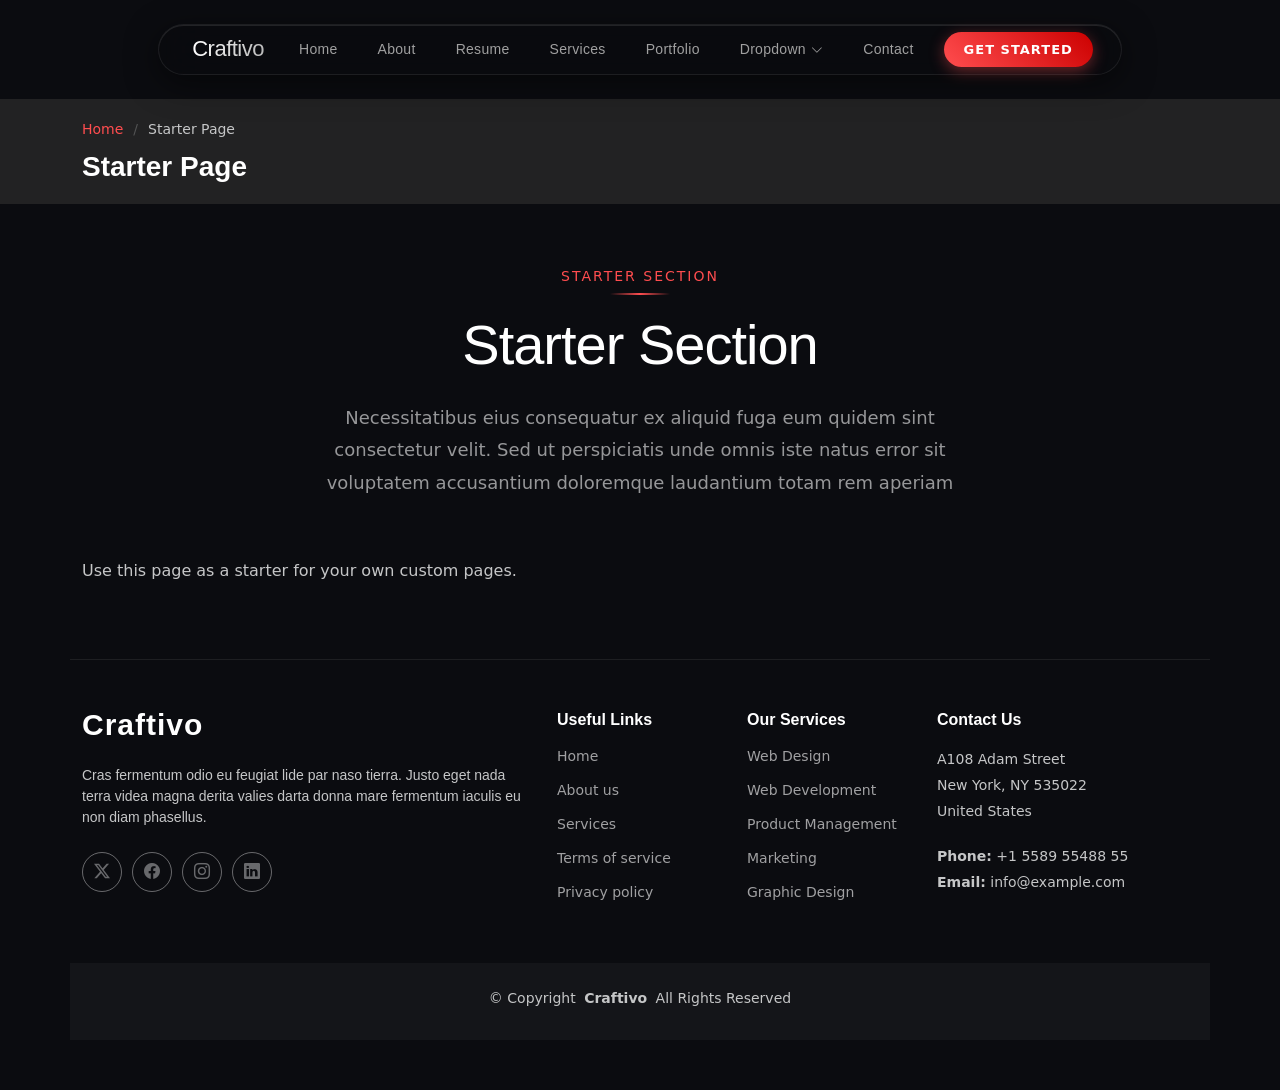
<file: starter-page.html>
<!DOCTYPE html>
<html lang="en">

<head>
  <meta charset="utf-8">
  <meta content="width=device-width, initial-scale=1.0" name="viewport">
  <title>Starter Page - Craftivo Bootstrap Template</title>
  <meta name="description" content="">
  <meta name="keywords" content="">

  <!-- Favicons -->
  <link href="assets/img/favicon.png" rel="icon">
  <link href="assets/img/apple-touch-icon.png" rel="apple-touch-icon">

  <!-- Fonts -->
  <link href="https://fonts.googleapis.com" rel="preconnect">
  <link href="https://fonts.gstatic.com" rel="preconnect" crossorigin>
  <link href="https://fonts.googleapis.com/css2?family=Roboto:ital,wght@0,100;0,300;0,400;0,500;0,700;0,900;1,100;1,300;1,400;1,500;1,700;1,900&family=Raleway:ital,wght@0,100;0,200;0,300;0,400;0,500;0,600;0,700;0,800;0,900;1,100;1,200;1,300;1,400;1,500;1,600;1,700;1,800;1,900&family=Mulish:ital,wght@0,200;0,300;0,400;0,500;0,600;0,700;0,800;0,900;1,200;1,300;1,400;1,500;1,600;1,700;1,800;1,900&display=swap" rel="stylesheet">

  <!-- Vendor CSS Files -->
  <link href="assets/vendor/bootstrap/css/bootstrap.min.css" rel="stylesheet">
  <link href="assets/vendor/bootstrap-icons/bootstrap-icons.css" rel="stylesheet">
  <link href="assets/vendor/aos/aos.css" rel="stylesheet">
  <link href="assets/vendor/glightbox/css/glightbox.min.css" rel="stylesheet">
  <link href="assets/vendor/swiper/swiper-bundle.min.css" rel="stylesheet">

  <!-- Main CSS File -->
  <link href="assets/css/main.css" rel="stylesheet" />
</head>

<body class="starter-page-page">

  <header id="header" class="header d-flex align-items-center sticky-top">
    <div class="container-fluid container-xl position-relative d-flex align-items-center">

      <a href="index.html" class="logo d-flex align-items-center me-auto">
        <!-- Uncomment the line below if you also wish to use an image logo -->
        <!-- <img src="assets/img/logo.webp" alt=""> -->
        <h1 class="sitename">Craftivo</h1>
      </a>

      <nav id="navmenu" class="navmenu">
        <ul>
          <li><a href="#hero">Home</a></li>
          <li><a href="#about">About</a></li>
          <li><a href="#resume">Resume</a></li>
          <li><a href="#services">Services</a></li>
          <li><a href="#portfolio">Portfolio</a></li>
          <li class="dropdown"><a href="#"><span>Dropdown</span> <i class="bi bi-chevron-down toggle-dropdown"></i></a>
            <ul>
              <li><a href="#">Dropdown 1</a></li>
              <li class="dropdown"><a href="#"><span>Deep Dropdown</span> <i class="bi bi-chevron-down toggle-dropdown"></i></a>
                <ul>
                  <li><a href="#">Deep Dropdown 1</a></li>
                  <li><a href="#">Deep Dropdown 2</a></li>
                  <li><a href="#">Deep Dropdown 3</a></li>
                  <li><a href="#">Deep Dropdown 4</a></li>
                  <li><a href="#">Deep Dropdown 5</a></li>
                </ul>
              </li>
              <li><a href="#">Dropdown 2</a></li>
              <li><a href="#">Dropdown 3</a></li>
              <li><a href="#">Dropdown 4</a></li>
            </ul>
          </li>
          <li><a href="#contact">Contact</a></li>
        </ul>
        <i class="mobile-nav-toggle d-xl-none bi bi-list"></i>
      </nav>

      <a class="btn-getstarted" href="#about">Get Started</a>

    </div>
  </header>

  <main class="main">

    <!-- Page Title -->
    <div class="page-title light-background">
      <div class="container">
        <nav class="breadcrumbs">
          <ol>
            <li><a href="index.html">Home</a></li>
            <li class="current">Starter Page</li>
          </ol>
        </nav>
        <h1>Starter Page</h1>
      </div>
    </div><!-- End Page Title -->

    <!-- Starter Section Section -->
    <section id="starter-section" class="starter-section section">

      <!-- Section Title -->
      <div class="container section-title" data-aos="fade-up">
        <span class="subtitle">Starter Section</span>
        <h2>Starter Section</h2>
        <p>Necessitatibus eius consequatur ex aliquid fuga eum quidem sint consectetur velit. Sed ut perspiciatis unde omnis iste natus error sit voluptatem accusantium doloremque laudantium totam rem aperiam</p>
      </div><!-- End Section Title -->

      <div class="container" data-aos="fade-up">
        <p>Use this page as a starter for your own custom pages.</p>
      </div>

    </section><!-- /Starter Section Section -->

  </main>

  <footer id="footer" class="footer">

    <div class="container footer-top">
      <div class="row gy-4">
        <div class="col-lg-5 col-md-12 footer-about">
          <a href="index.html" class="logo d-flex align-items-center">
            <span class="sitename">Craftivo</span>
          </a>
          <p>Cras fermentum odio eu feugiat lide par naso tierra. Justo eget nada terra videa magna derita valies darta donna mare fermentum iaculis eu non diam phasellus.</p>
          <div class="social-links d-flex mt-4">
            <a href=""><i class="bi bi-twitter-x"></i></a>
            <a href=""><i class="bi bi-facebook"></i></a>
            <a href=""><i class="bi bi-instagram"></i></a>
            <a href=""><i class="bi bi-linkedin"></i></a>
          </div>
        </div>

        <div class="col-lg-2 col-6 footer-links">
          <h4>Useful Links</h4>
          <ul>
            <li><a href="#">Home</a></li>
            <li><a href="#">About us</a></li>
            <li><a href="#">Services</a></li>
            <li><a href="#">Terms of service</a></li>
            <li><a href="#">Privacy policy</a></li>
          </ul>
        </div>

        <div class="col-lg-2 col-6 footer-links">
          <h4>Our Services</h4>
          <ul>
            <li><a href="#">Web Design</a></li>
            <li><a href="#">Web Development</a></li>
            <li><a href="#">Product Management</a></li>
            <li><a href="#">Marketing</a></li>
            <li><a href="#">Graphic Design</a></li>
          </ul>
        </div>

        <div class="col-lg-3 col-md-12 footer-contact text-center text-md-start">
          <h4>Contact Us</h4>
          <p>A108 Adam Street</p>
          <p>New York, NY 535022</p>
          <p>United States</p>
          <p class="mt-4"><strong>Phone:</strong> <span>+1 5589 55488 55</span></p>
          <p><strong>Email:</strong> <span>info@example.com</span></p>
        </div>

      </div>
    </div>

    <div class="container copyright text-center mt-4">
      <p>© <span>Copyright</span> <strong class="px-1 sitename">Craftivo</strong> <span>All Rights Reserved</span></p>
      <div class="credits">
      </div>
    </div>

  </footer>

  <!-- Scroll Top -->
  <a href="#" id="scroll-top" class="scroll-top d-flex align-items-center justify-content-center"><i class="bi bi-arrow-up-short"></i></a>

  <!-- Preloader -->
  <div id="preloader"></div>

  <!-- Vendor JS Files -->
  <script src="assets/vendor/bootstrap/js/bootstrap.bundle.min.js"></script>
  <script src="assets/vendor/php-email-form/validate.js"></script>
  <script src="assets/vendor/aos/aos.js"></script>
  <script src="assets/vendor/typed.js/typed.umd.js"></script>
  <script src="assets/vendor/waypoints/noframework.waypoints.js"></script>
  <script src="assets/vendor/glightbox/js/glightbox.min.js"></script>
  <script src="assets/vendor/imagesloaded/imagesloaded.pkgd.min.js"></script>
  <script src="assets/vendor/isotope-layout/isotope.pkgd.min.js"></script>
  <script src="assets/vendor/swiper/swiper-bundle.min.js"></script>

  <!-- Main JS File -->
  <script src="assets/js/main.js"></script>

</body>

</html>
</file>
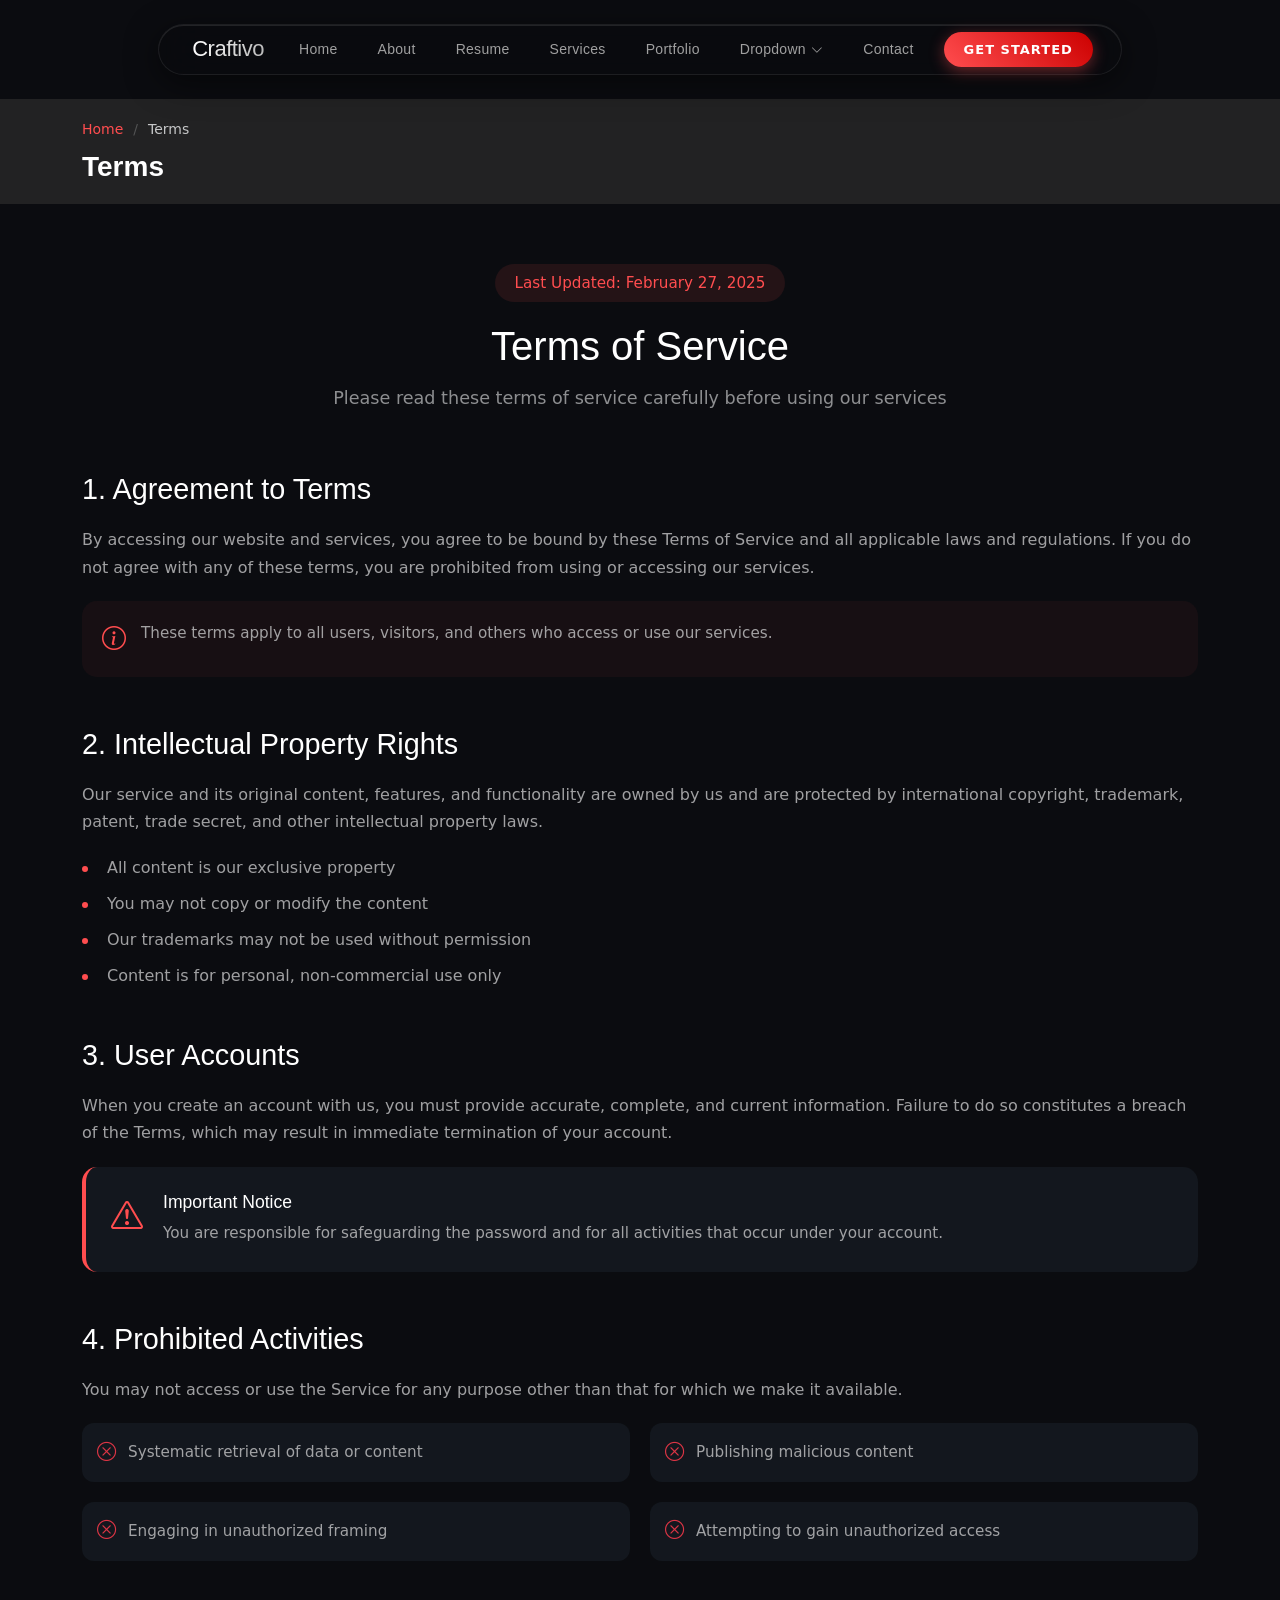
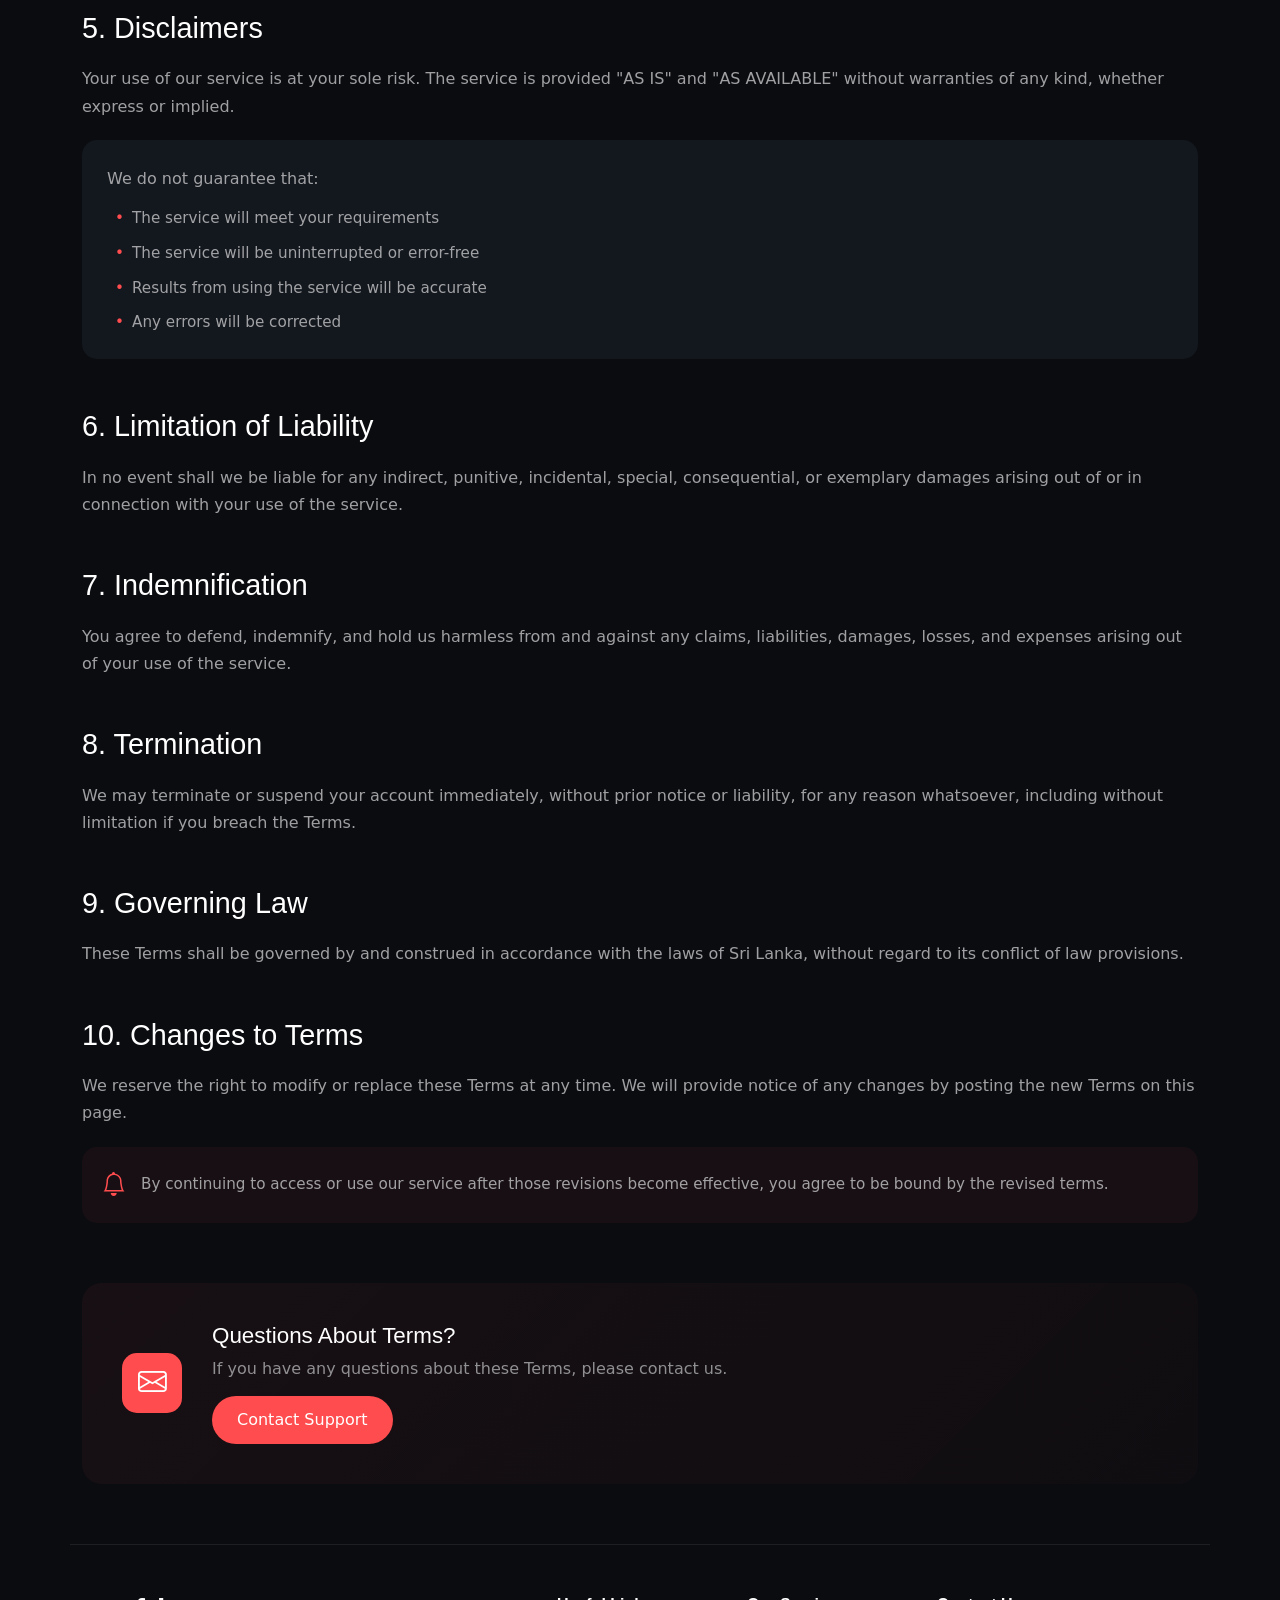
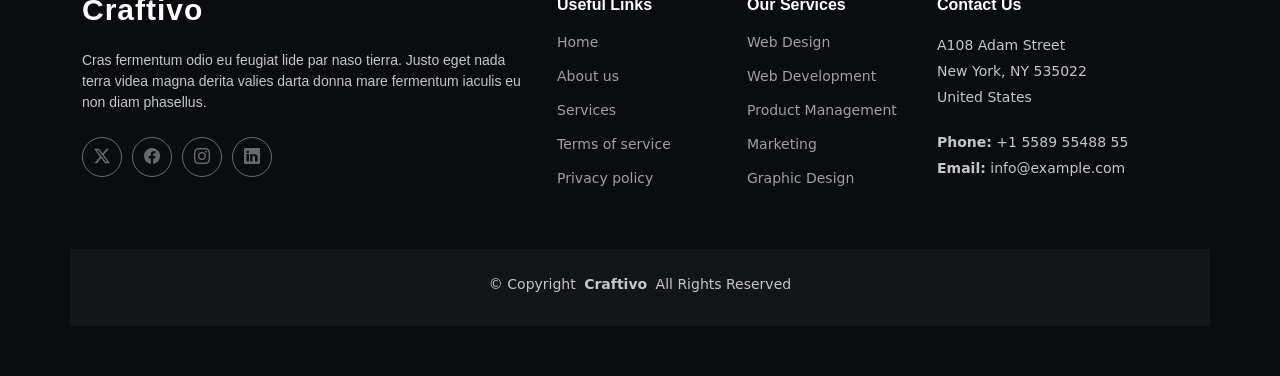
<file: terms.html>
<!DOCTYPE html>
<html lang="en">

<head>
  <meta charset="utf-8">
  <meta content="width=device-width, initial-scale=1.0" name="viewport">
  <title>Terms - Craftivo Bootstrap Template</title>
  <meta name="description" content="">
  <meta name="keywords" content="">

  <!-- Favicons -->
  <link href="assets/img/favicon.png" rel="icon">
  <link href="assets/img/apple-touch-icon.png" rel="apple-touch-icon">

  <!-- Fonts -->
  <link href="https://fonts.googleapis.com" rel="preconnect">
  <link href="https://fonts.gstatic.com" rel="preconnect" crossorigin>
  <link href="https://fonts.googleapis.com/css2?family=Roboto:ital,wght@0,100;0,300;0,400;0,500;0,700;0,900;1,100;1,300;1,400;1,500;1,700;1,900&family=Raleway:ital,wght@0,100;0,200;0,300;0,400;0,500;0,600;0,700;0,800;0,900;1,100;1,200;1,300;1,400;1,500;1,600;1,700;1,800;1,900&family=Mulish:ital,wght@0,200;0,300;0,400;0,500;0,600;0,700;0,800;0,900;1,200;1,300;1,400;1,500;1,600;1,700;1,800;1,900&display=swap" rel="stylesheet">

  <!-- Vendor CSS Files -->
  <link href="assets/vendor/bootstrap/css/bootstrap.min.css" rel="stylesheet">
  <link href="assets/vendor/bootstrap-icons/bootstrap-icons.css" rel="stylesheet">
  <link href="assets/vendor/aos/aos.css" rel="stylesheet">
  <link href="assets/vendor/glightbox/css/glightbox.min.css" rel="stylesheet">
  <link href="assets/vendor/swiper/swiper-bundle.min.css" rel="stylesheet">

  <!-- Main CSS File -->
  <link href="assets/css/main.css" rel="stylesheet" />
</head>

<body class="terms-page">

  <header id="header" class="header d-flex align-items-center sticky-top">
    <div class="container-fluid container-xl position-relative d-flex align-items-center">

      <a href="index.html" class="logo d-flex align-items-center me-auto">
        <!-- Uncomment the line below if you also wish to use an image logo -->
        <!-- <img src="assets/img/logo.webp" alt=""> -->
        <h1 class="sitename">Craftivo</h1>
      </a>

      <nav id="navmenu" class="navmenu">
        <ul>
          <li><a href="#hero">Home</a></li>
          <li><a href="#about">About</a></li>
          <li><a href="#resume">Resume</a></li>
          <li><a href="#services">Services</a></li>
          <li><a href="#portfolio">Portfolio</a></li>
          <li class="dropdown"><a href="#"><span>Dropdown</span> <i class="bi bi-chevron-down toggle-dropdown"></i></a>
            <ul>
              <li><a href="#">Dropdown 1</a></li>
              <li class="dropdown"><a href="#"><span>Deep Dropdown</span> <i class="bi bi-chevron-down toggle-dropdown"></i></a>
                <ul>
                  <li><a href="#">Deep Dropdown 1</a></li>
                  <li><a href="#">Deep Dropdown 2</a></li>
                  <li><a href="#">Deep Dropdown 3</a></li>
                  <li><a href="#">Deep Dropdown 4</a></li>
                  <li><a href="#">Deep Dropdown 5</a></li>
                </ul>
              </li>
              <li><a href="#">Dropdown 2</a></li>
              <li><a href="#">Dropdown 3</a></li>
              <li><a href="#">Dropdown 4</a></li>
            </ul>
          </li>
          <li><a href="#contact">Contact</a></li>
        </ul>
        <i class="mobile-nav-toggle d-xl-none bi bi-list"></i>
      </nav>

      <a class="btn-getstarted" href="#about">Get Started</a>

    </div>
  </header>

  <main class="main">

    <!-- Page Title -->
    <div class="page-title light-background">
      <div class="container">
        <nav class="breadcrumbs">
          <ol>
            <li><a href="index.html">Home</a></li>
            <li class="current">Terms</li>
          </ol>
        </nav>
        <h1>Terms</h1>
      </div>
    </div><!-- End Page Title -->

    <!-- Terms Of Service Section -->
    <section id="terms-of-service" class="terms-of-service section">

      <div class="container" data-aos="fade-up">
        <!-- Page Header -->
        <div class="tos-header text-center" data-aos="fade-up">
          <span class="last-updated">Last Updated: February 27, 2025</span>
          <h2>Terms of Service</h2>
          <p>Please read these terms of service carefully before using our services</p>
        </div>

        <!-- Content -->
        <div class="tos-content" data-aos="fade-up" data-aos-delay="200">
          <!-- Agreement Section -->
          <div id="agreement" class="content-section">
            <h3>1. Agreement to Terms</h3>
            <p>By accessing our website and services, you agree to be bound by these Terms of Service and all applicable laws and regulations. If you do not agree with any of these terms, you are prohibited from using or accessing our services.</p>
            <div class="info-box">
              <i class="bi bi-info-circle"></i>
              <p>These terms apply to all users, visitors, and others who access or use our services.</p>
            </div>
          </div>

          <!-- Intellectual Property -->
          <div id="intellectual-property" class="content-section">
            <h3>2. Intellectual Property Rights</h3>
            <p>Our service and its original content, features, and functionality are owned by us and are protected by international copyright, trademark, patent, trade secret, and other intellectual property laws.</p>
            <ul class="list-items">
              <li>All content is our exclusive property</li>
              <li>You may not copy or modify the content</li>
              <li>Our trademarks may not be used without permission</li>
              <li>Content is for personal, non-commercial use only</li>
            </ul>
          </div>

          <!-- User Accounts -->
          <div id="user-accounts" class="content-section">
            <h3>3. User Accounts</h3>
            <p>When you create an account with us, you must provide accurate, complete, and current information. Failure to do so constitutes a breach of the Terms, which may result in immediate termination of your account.</p>
            <div class="alert-box">
              <i class="bi bi-exclamation-triangle"></i>
              <div class="alert-content">
                <h5>Important Notice</h5>
                <p>You are responsible for safeguarding the password and for all activities that occur under your account.</p>
              </div>
            </div>
          </div>

          <!-- Prohibited Activities -->
          <div id="prohibited" class="content-section">
            <h3>4. Prohibited Activities</h3>
            <p>You may not access or use the Service for any purpose other than that for which we make it available.</p>
            <div class="prohibited-list">
              <div class="prohibited-item">
                <i class="bi bi-x-circle"></i>
                <span>Systematic retrieval of data or content</span>
              </div>
              <div class="prohibited-item">
                <i class="bi bi-x-circle"></i>
                <span>Publishing malicious content</span>
              </div>
              <div class="prohibited-item">
                <i class="bi bi-x-circle"></i>
                <span>Engaging in unauthorized framing</span>
              </div>
              <div class="prohibited-item">
                <i class="bi bi-x-circle"></i>
                <span>Attempting to gain unauthorized access</span>
              </div>
            </div>
          </div>

          <!-- Disclaimers -->
          <div id="disclaimer" class="content-section">
            <h3>5. Disclaimers</h3>
            <p>Your use of our service is at your sole risk. The service is provided "AS IS" and "AS AVAILABLE" without warranties of any kind, whether express or implied.</p>
            <div class="disclaimer-box">
              <p>We do not guarantee that:</p>
              <ul>
                <li>The service will meet your requirements</li>
                <li>The service will be uninterrupted or error-free</li>
                <li>Results from using the service will be accurate</li>
                <li>Any errors will be corrected</li>
              </ul>
            </div>
          </div>

          <!-- Limitation of Liability -->
          <div id="limitation" class="content-section">
            <h3>6. Limitation of Liability</h3>
            <p>In no event shall we be liable for any indirect, punitive, incidental, special, consequential, or exemplary damages arising out of or in connection with your use of the service.</p>
          </div>

          <!-- Indemnification -->
          <div id="indemnification" class="content-section">
            <h3>7. Indemnification</h3>
            <p>You agree to defend, indemnify, and hold us harmless from and against any claims, liabilities, damages, losses, and expenses arising out of your use of the service.</p>
          </div>

          <!-- Termination -->
          <div id="termination" class="content-section">
            <h3>8. Termination</h3>
            <p>We may terminate or suspend your account immediately, without prior notice or liability, for any reason whatsoever, including without limitation if you breach the Terms.</p>
          </div>

          <!-- Governing Law -->
          <div id="governing-law" class="content-section">
            <h3>9. Governing Law</h3>
            <p>These Terms shall be governed by and construed in accordance with the laws of Sri Lanka, without regard to its conflict of law provisions.</p>
          </div>

          <!-- Changes -->
          <div id="changes" class="content-section">
            <h3>10. Changes to Terms</h3>
            <p>We reserve the right to modify or replace these Terms at any time. We will provide notice of any changes by posting the new Terms on this page.</p>
            <div class="notice-box">
              <i class="bi bi-bell"></i>
              <p>By continuing to access or use our service after those revisions become effective, you agree to be bound by the revised terms.</p>
            </div>
          </div>
        </div>

        <!-- Contact Section -->
        <div class="tos-contact" data-aos="fade-up" data-aos-delay="300">
          <div class="contact-box">
            <div class="contact-icon">
              <i class="bi bi-envelope"></i>
            </div>
            <div class="contact-content">
              <h4>Questions About Terms?</h4>
              <p>If you have any questions about these Terms, please contact us.</p>
              <a href="#" class="contact-link">Contact Support</a>
            </div>
          </div>
        </div>
      </div>

    </section><!-- /Terms Of Service Section -->

  </main>

  <footer id="footer" class="footer">

    <div class="container footer-top">
      <div class="row gy-4">
        <div class="col-lg-5 col-md-12 footer-about">
          <a href="index.html" class="logo d-flex align-items-center">
            <span class="sitename">Craftivo</span>
          </a>
          <p>Cras fermentum odio eu feugiat lide par naso tierra. Justo eget nada terra videa magna derita valies darta donna mare fermentum iaculis eu non diam phasellus.</p>
          <div class="social-links d-flex mt-4">
            <a href=""><i class="bi bi-twitter-x"></i></a>
            <a href=""><i class="bi bi-facebook"></i></a>
            <a href=""><i class="bi bi-instagram"></i></a>
            <a href=""><i class="bi bi-linkedin"></i></a>
          </div>
        </div>

        <div class="col-lg-2 col-6 footer-links">
          <h4>Useful Links</h4>
          <ul>
            <li><a href="#">Home</a></li>
            <li><a href="#">About us</a></li>
            <li><a href="#">Services</a></li>
            <li><a href="#">Terms of service</a></li>
            <li><a href="#">Privacy policy</a></li>
          </ul>
        </div>

        <div class="col-lg-2 col-6 footer-links">
          <h4>Our Services</h4>
          <ul>
            <li><a href="#">Web Design</a></li>
            <li><a href="#">Web Development</a></li>
            <li><a href="#">Product Management</a></li>
            <li><a href="#">Marketing</a></li>
            <li><a href="#">Graphic Design</a></li>
          </ul>
        </div>

        <div class="col-lg-3 col-md-12 footer-contact text-center text-md-start">
          <h4>Contact Us</h4>
          <p>A108 Adam Street</p>
          <p>New York, NY 535022</p>
          <p>United States</p>
          <p class="mt-4"><strong>Phone:</strong> <span>+1 5589 55488 55</span></p>
          <p><strong>Email:</strong> <span>info@example.com</span></p>
        </div>

      </div>
    </div>

    <div class="container copyright text-center mt-4">
      <p>© <span>Copyright</span> <strong class="px-1 sitename">Craftivo</strong> <span>All Rights Reserved</span></p>
      <div class="credits">
      </div>
    </div>

  </footer>

  <!-- Scroll Top -->
  <a href="#" id="scroll-top" class="scroll-top d-flex align-items-center justify-content-center"><i class="bi bi-arrow-up-short"></i></a>

  <!-- Preloader -->
  <div id="preloader"></div>

  <!-- Vendor JS Files -->
  <script src="assets/vendor/bootstrap/js/bootstrap.bundle.min.js"></script>
  <script src="assets/vendor/php-email-form/validate.js"></script>
  <script src="assets/vendor/aos/aos.js"></script>
  <script src="assets/vendor/typed.js/typed.umd.js"></script>
  <script src="assets/vendor/waypoints/noframework.waypoints.js"></script>
  <script src="assets/vendor/glightbox/js/glightbox.min.js"></script>
  <script src="assets/vendor/imagesloaded/imagesloaded.pkgd.min.js"></script>
  <script src="assets/vendor/isotope-layout/isotope.pkgd.min.js"></script>
  <script src="assets/vendor/swiper/swiper-bundle.min.js"></script>

  <!-- Main JS File -->
  <script src="assets/js/main.js"></script>

</body>

</html>
</file>
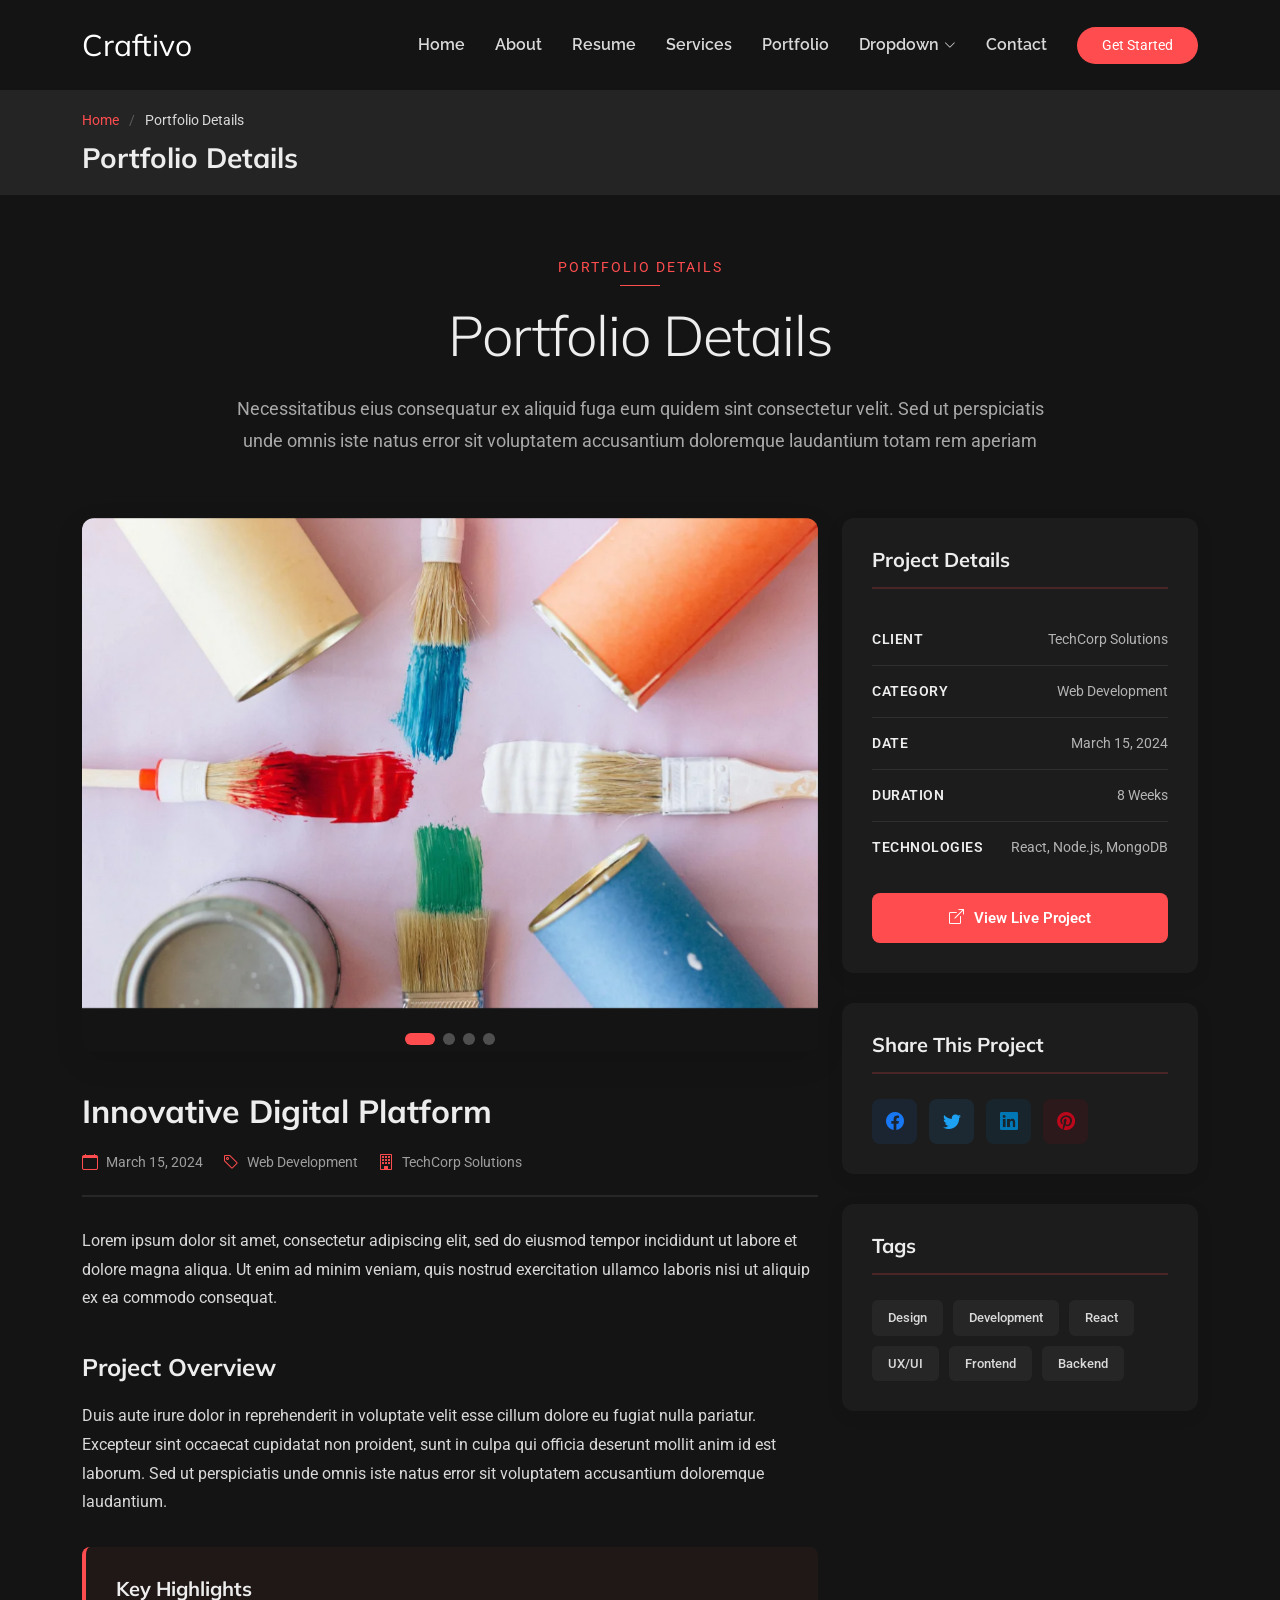
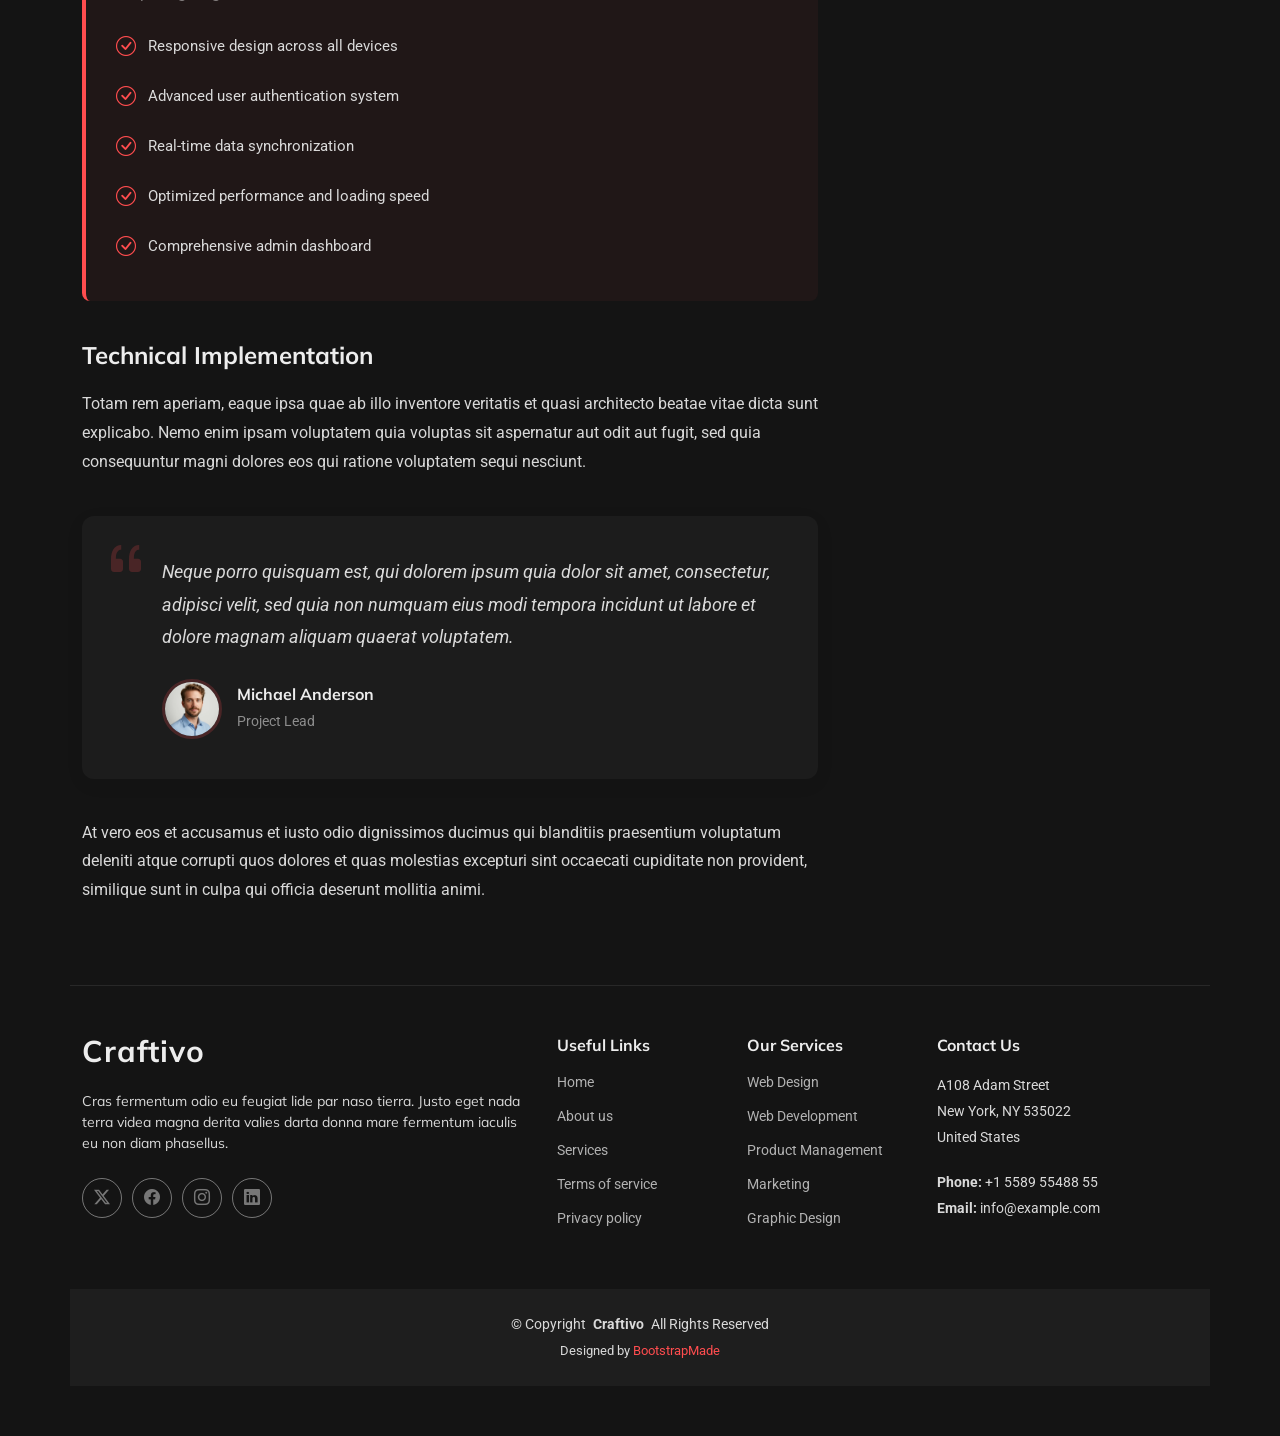
<file: Craftivo/portfolio-details.html>
<!DOCTYPE html>
<html lang="en">

<head>
  <meta charset="utf-8">
  <meta content="width=device-width, initial-scale=1.0" name="viewport">
  <title>Portfolio Details - Craftivo Bootstrap Template</title>
  <meta name="description" content="">
  <meta name="keywords" content="">

  <!-- Favicons -->
  <link href="assets/img/favicon.png" rel="icon">
  <link href="assets/img/apple-touch-icon.png" rel="apple-touch-icon">

  <!-- Fonts -->
  <link href="https://fonts.googleapis.com" rel="preconnect">
  <link href="https://fonts.gstatic.com" rel="preconnect" crossorigin>
  <link href="https://fonts.googleapis.com/css2?family=Roboto:ital,wght@0,100;0,300;0,400;0,500;0,700;0,900;1,100;1,300;1,400;1,500;1,700;1,900&family=Raleway:ital,wght@0,100;0,200;0,300;0,400;0,500;0,600;0,700;0,800;0,900;1,100;1,200;1,300;1,400;1,500;1,600;1,700;1,800;1,900&family=Mulish:ital,wght@0,200;0,300;0,400;0,500;0,600;0,700;0,800;0,900;1,200;1,300;1,400;1,500;1,600;1,700;1,800;1,900&display=swap" rel="stylesheet">

  <!-- Vendor CSS Files -->
  <link href="assets/vendor/bootstrap/css/bootstrap.min.css" rel="stylesheet">
  <link href="assets/vendor/bootstrap-icons/bootstrap-icons.css" rel="stylesheet">
  <link href="assets/vendor/aos/aos.css" rel="stylesheet">
  <link href="assets/vendor/glightbox/css/glightbox.min.css" rel="stylesheet">
  <link href="assets/vendor/swiper/swiper-bundle.min.css" rel="stylesheet">

  <!-- Main CSS File -->
  <link href="assets/css/main.css" rel="stylesheet">

  <!-- =======================================================
  * Template Name: Craftivo
  * Template URL: https://bootstrapmade.com/craftivo-bootstrap-portfolio-template/
  * Updated: Oct 04 2025 with Bootstrap v5.3.8
  * Author: BootstrapMade.com
  * License: https://bootstrapmade.com/license/
  ======================================================== -->
</head>

<body class="portfolio-details-page">

  <header id="header" class="header d-flex align-items-center sticky-top">
    <div class="container-fluid container-xl position-relative d-flex align-items-center">

      <a href="index.html" class="logo d-flex align-items-center me-auto">
        <!-- Uncomment the line below if you also wish to use an image logo -->
        <!-- <img src="assets/img/logo.webp" alt=""> -->
        <h1 class="sitename">Craftivo</h1>
      </a>

      <nav id="navmenu" class="navmenu">
        <ul>
          <li><a href="#hero">Home</a></li>
          <li><a href="#about">About</a></li>
          <li><a href="#resume">Resume</a></li>
          <li><a href="#services">Services</a></li>
          <li><a href="#portfolio">Portfolio</a></li>
          <li class="dropdown"><a href="#"><span>Dropdown</span> <i class="bi bi-chevron-down toggle-dropdown"></i></a>
            <ul>
              <li><a href="#">Dropdown 1</a></li>
              <li class="dropdown"><a href="#"><span>Deep Dropdown</span> <i class="bi bi-chevron-down toggle-dropdown"></i></a>
                <ul>
                  <li><a href="#">Deep Dropdown 1</a></li>
                  <li><a href="#">Deep Dropdown 2</a></li>
                  <li><a href="#">Deep Dropdown 3</a></li>
                  <li><a href="#">Deep Dropdown 4</a></li>
                  <li><a href="#">Deep Dropdown 5</a></li>
                </ul>
              </li>
              <li><a href="#">Dropdown 2</a></li>
              <li><a href="#">Dropdown 3</a></li>
              <li><a href="#">Dropdown 4</a></li>
            </ul>
          </li>
          <li><a href="#contact">Contact</a></li>
        </ul>
        <i class="mobile-nav-toggle d-xl-none bi bi-list"></i>
      </nav>

      <a class="btn-getstarted" href="#about">Get Started</a>

    </div>
  </header>

  <main class="main">

    <!-- Page Title -->
    <div class="page-title light-background">
      <div class="container">
        <nav class="breadcrumbs">
          <ol>
            <li><a href="index.html">Home</a></li>
            <li class="current">Portfolio Details</li>
          </ol>
        </nav>
        <h1>Portfolio Details</h1>
      </div>
    </div><!-- End Page Title -->

    <!-- Portfolio Details Section -->
    <section id="portfolio-details" class="portfolio-details section">

      <!-- Section Title -->
      <div class="container section-title" data-aos="fade-up">
        <span class="subtitle">Portfolio Details</span>
        <h2>Portfolio Details</h2>
        <p>Necessitatibus eius consequatur ex aliquid fuga eum quidem sint consectetur velit. Sed ut perspiciatis unde omnis iste natus error sit voluptatem accusantium doloremque laudantium totam rem aperiam</p>
      </div><!-- End Section Title -->

      <div class="container" data-aos="fade-up" data-aos-delay="100">

        <div class="row gy-5">

          <div class="col-lg-8">

            <div class="portfolio-details-slider swiper init-swiper">
              <script type="application/json" class="swiper-config">
                {
                  "loop": true,
                  "speed": 600,
                  "autoplay": {
                    "delay": 4000
                  },
                  "slidesPerView": 1,
                  "spaceBetween": 0,
                  "effect": "fade",
                  "pagination": {
                    "el": ".swiper-pagination",
                    "type": "bullets",
                    "clickable": true
                  }
                }
              </script>
              <div class="swiper-wrapper">

                <div class="swiper-slide">
                  <img src="assets/img/portfolio/portfolio-3.webp" alt="Portfolio Image" class="img-fluid">
                </div>

                <div class="swiper-slide">
                  <img src="assets/img/portfolio/portfolio-6.webp" alt="Portfolio Image" class="img-fluid">
                </div>

                <div class="swiper-slide">
                  <img src="assets/img/portfolio/portfolio-9.webp" alt="Portfolio Image" class="img-fluid">
                </div>

                <div class="swiper-slide">
                  <img src="assets/img/portfolio/portfolio-11.webp" alt="Portfolio Image" class="img-fluid">
                </div>

              </div>
              <div class="swiper-pagination"></div>
            </div>

            <div class="portfolio-content" data-aos="fade-up" data-aos-delay="200">
              <h2>Innovative Digital Platform</h2>

              <div class="meta-info">
                <span class="date"><i class="bi bi-calendar"></i> March 15, 2024</span>
                <span class="category"><i class="bi bi-tag"></i> Web Development</span>
                <span class="client"><i class="bi bi-building"></i> TechCorp Solutions</span>
              </div>

              <p>
                Lorem ipsum dolor sit amet, consectetur adipiscing elit, sed do eiusmod tempor incididunt ut labore et dolore magna aliqua. Ut enim ad minim veniam, quis nostrud exercitation ullamco laboris nisi ut aliquip ex ea commodo consequat.
              </p>

              <h3>Project Overview</h3>
              <p>
                Duis aute irure dolor in reprehenderit in voluptate velit esse cillum dolore eu fugiat nulla pariatur. Excepteur sint occaecat cupidatat non proident, sunt in culpa qui officia deserunt mollit anim id est laborum. Sed ut perspiciatis unde omnis iste natus error sit voluptatem accusantium doloremque laudantium.
              </p>

              <div class="highlights-box">
                <h4>Key Highlights</h4>
                <ul>
                  <li><i class="bi bi-check-circle"></i> Responsive design across all devices</li>
                  <li><i class="bi bi-check-circle"></i> Advanced user authentication system</li>
                  <li><i class="bi bi-check-circle"></i> Real-time data synchronization</li>
                  <li><i class="bi bi-check-circle"></i> Optimized performance and loading speed</li>
                  <li><i class="bi bi-check-circle"></i> Comprehensive admin dashboard</li>
                </ul>
              </div>

              <h3>Technical Implementation</h3>
              <p>
                Totam rem aperiam, eaque ipsa quae ab illo inventore veritatis et quasi architecto beatae vitae dicta sunt explicabo. Nemo enim ipsam voluptatem quia voluptas sit aspernatur aut odit aut fugit, sed quia consequuntur magni dolores eos qui ratione voluptatem sequi nesciunt.
              </p>

              <blockquote>
                <i class="bi bi-quote quote-icon"></i>
                <p>
                  Neque porro quisquam est, qui dolorem ipsum quia dolor sit amet, consectetur, adipisci velit, sed quia non numquam eius modi tempora incidunt ut labore et dolore magnam aliquam quaerat voluptatem.
                </p>
                <div class="author">
                  <img src="assets/img/person/person-m-7.webp" alt="Author">
                  <div class="author-info">
                    <h5>Michael Anderson</h5>
                    <span>Project Lead</span>
                  </div>
                </div>
              </blockquote>

              <p>
                At vero eos et accusamus et iusto odio dignissimos ducimus qui blanditiis praesentium voluptatum deleniti atque corrupti quos dolores et quas molestias excepturi sint occaecati cupiditate non provident, similique sunt in culpa qui officia deserunt mollitia animi.
              </p>

            </div>

          </div>

          <div class="col-lg-4">

            <div class="sidebar" data-aos="fade-up" data-aos-delay="200">

              <div class="info-card">
                <h3>Project Details</h3>
                <div class="info-item">
                  <span class="label">Client</span>
                  <span class="value">TechCorp Solutions</span>
                </div>
                <div class="info-item">
                  <span class="label">Category</span>
                  <span class="value">Web Development</span>
                </div>
                <div class="info-item">
                  <span class="label">Date</span>
                  <span class="value">March 15, 2024</span>
                </div>
                <div class="info-item">
                  <span class="label">Duration</span>
                  <span class="value">8 Weeks</span>
                </div>
                <div class="info-item">
                  <span class="label">Technologies</span>
                  <span class="value">React, Node.js, MongoDB</span>
                </div>
                <a href="https://www.example.com" class="btn-primary" target="_blank">
                  <i class="bi bi-box-arrow-up-right"></i> View Live Project
                </a>
              </div>

              <div class="share-card" data-aos="fade-up" data-aos-delay="300">
                <h3>Share This Project</h3>
                <div class="social-links">
                  <a href="#" class="facebook"><i class="bi bi-facebook"></i></a>
                  <a href="#" class="twitter"><i class="bi bi-twitter"></i></a>
                  <a href="#" class="linkedin"><i class="bi bi-linkedin"></i></a>
                  <a href="#" class="pinterest"><i class="bi bi-pinterest"></i></a>
                </div>
              </div>

              <div class="tags-card" data-aos="fade-up" data-aos-delay="400">
                <h3>Tags</h3>
                <div class="tags">
                  <a href="#">Design</a>
                  <a href="#">Development</a>
                  <a href="#">React</a>
                  <a href="#">UX/UI</a>
                  <a href="#">Frontend</a>
                  <a href="#">Backend</a>
                </div>
              </div>

            </div>

          </div>

        </div>

      </div>

    </section><!-- /Portfolio Details Section -->

  </main>

  <footer id="footer" class="footer">

    <div class="container footer-top">
      <div class="row gy-4">
        <div class="col-lg-5 col-md-12 footer-about">
          <a href="index.html" class="logo d-flex align-items-center">
            <span class="sitename">Craftivo</span>
          </a>
          <p>Cras fermentum odio eu feugiat lide par naso tierra. Justo eget nada terra videa magna derita valies darta donna mare fermentum iaculis eu non diam phasellus.</p>
          <div class="social-links d-flex mt-4">
            <a href=""><i class="bi bi-twitter-x"></i></a>
            <a href=""><i class="bi bi-facebook"></i></a>
            <a href=""><i class="bi bi-instagram"></i></a>
            <a href=""><i class="bi bi-linkedin"></i></a>
          </div>
        </div>

        <div class="col-lg-2 col-6 footer-links">
          <h4>Useful Links</h4>
          <ul>
            <li><a href="#">Home</a></li>
            <li><a href="#">About us</a></li>
            <li><a href="#">Services</a></li>
            <li><a href="#">Terms of service</a></li>
            <li><a href="#">Privacy policy</a></li>
          </ul>
        </div>

        <div class="col-lg-2 col-6 footer-links">
          <h4>Our Services</h4>
          <ul>
            <li><a href="#">Web Design</a></li>
            <li><a href="#">Web Development</a></li>
            <li><a href="#">Product Management</a></li>
            <li><a href="#">Marketing</a></li>
            <li><a href="#">Graphic Design</a></li>
          </ul>
        </div>

        <div class="col-lg-3 col-md-12 footer-contact text-center text-md-start">
          <h4>Contact Us</h4>
          <p>A108 Adam Street</p>
          <p>New York, NY 535022</p>
          <p>United States</p>
          <p class="mt-4"><strong>Phone:</strong> <span>+1 5589 55488 55</span></p>
          <p><strong>Email:</strong> <span>info@example.com</span></p>
        </div>

      </div>
    </div>

    <div class="container copyright text-center mt-4">
      <p>© <span>Copyright</span> <strong class="px-1 sitename">Craftivo</strong> <span>All Rights Reserved</span></p>
      <div class="credits">
        <!-- All the links in the footer should remain intact. -->
        <!-- You can delete the links only if you've purchased the pro version. -->
        <!-- Licensing information: https://bootstrapmade.com/license/ -->
        <!-- Purchase the pro version with working PHP/AJAX contact form: [buy-url] -->
        Designed by <a href="https://bootstrapmade.com/">BootstrapMade</a>
      </div>
    </div>

  </footer>

  <!-- Scroll Top -->
  <a href="#" id="scroll-top" class="scroll-top d-flex align-items-center justify-content-center"><i class="bi bi-arrow-up-short"></i></a>

  <!-- Preloader -->
  <div id="preloader"></div>

  <!-- Vendor JS Files -->
  <script src="assets/vendor/bootstrap/js/bootstrap.bundle.min.js"></script>
  <script src="assets/vendor/php-email-form/validate.js"></script>
  <script src="assets/vendor/aos/aos.js"></script>
  <script src="assets/vendor/typed.js/typed.umd.js"></script>
  <script src="assets/vendor/waypoints/noframework.waypoints.js"></script>
  <script src="assets/vendor/glightbox/js/glightbox.min.js"></script>
  <script src="assets/vendor/imagesloaded/imagesloaded.pkgd.min.js"></script>
  <script src="assets/vendor/isotope-layout/isotope.pkgd.min.js"></script>
  <script src="assets/vendor/swiper/swiper-bundle.min.js"></script>

  <!-- Main JS File -->
  <script src="assets/js/main.js"></script>

</body>

</html>
</file>
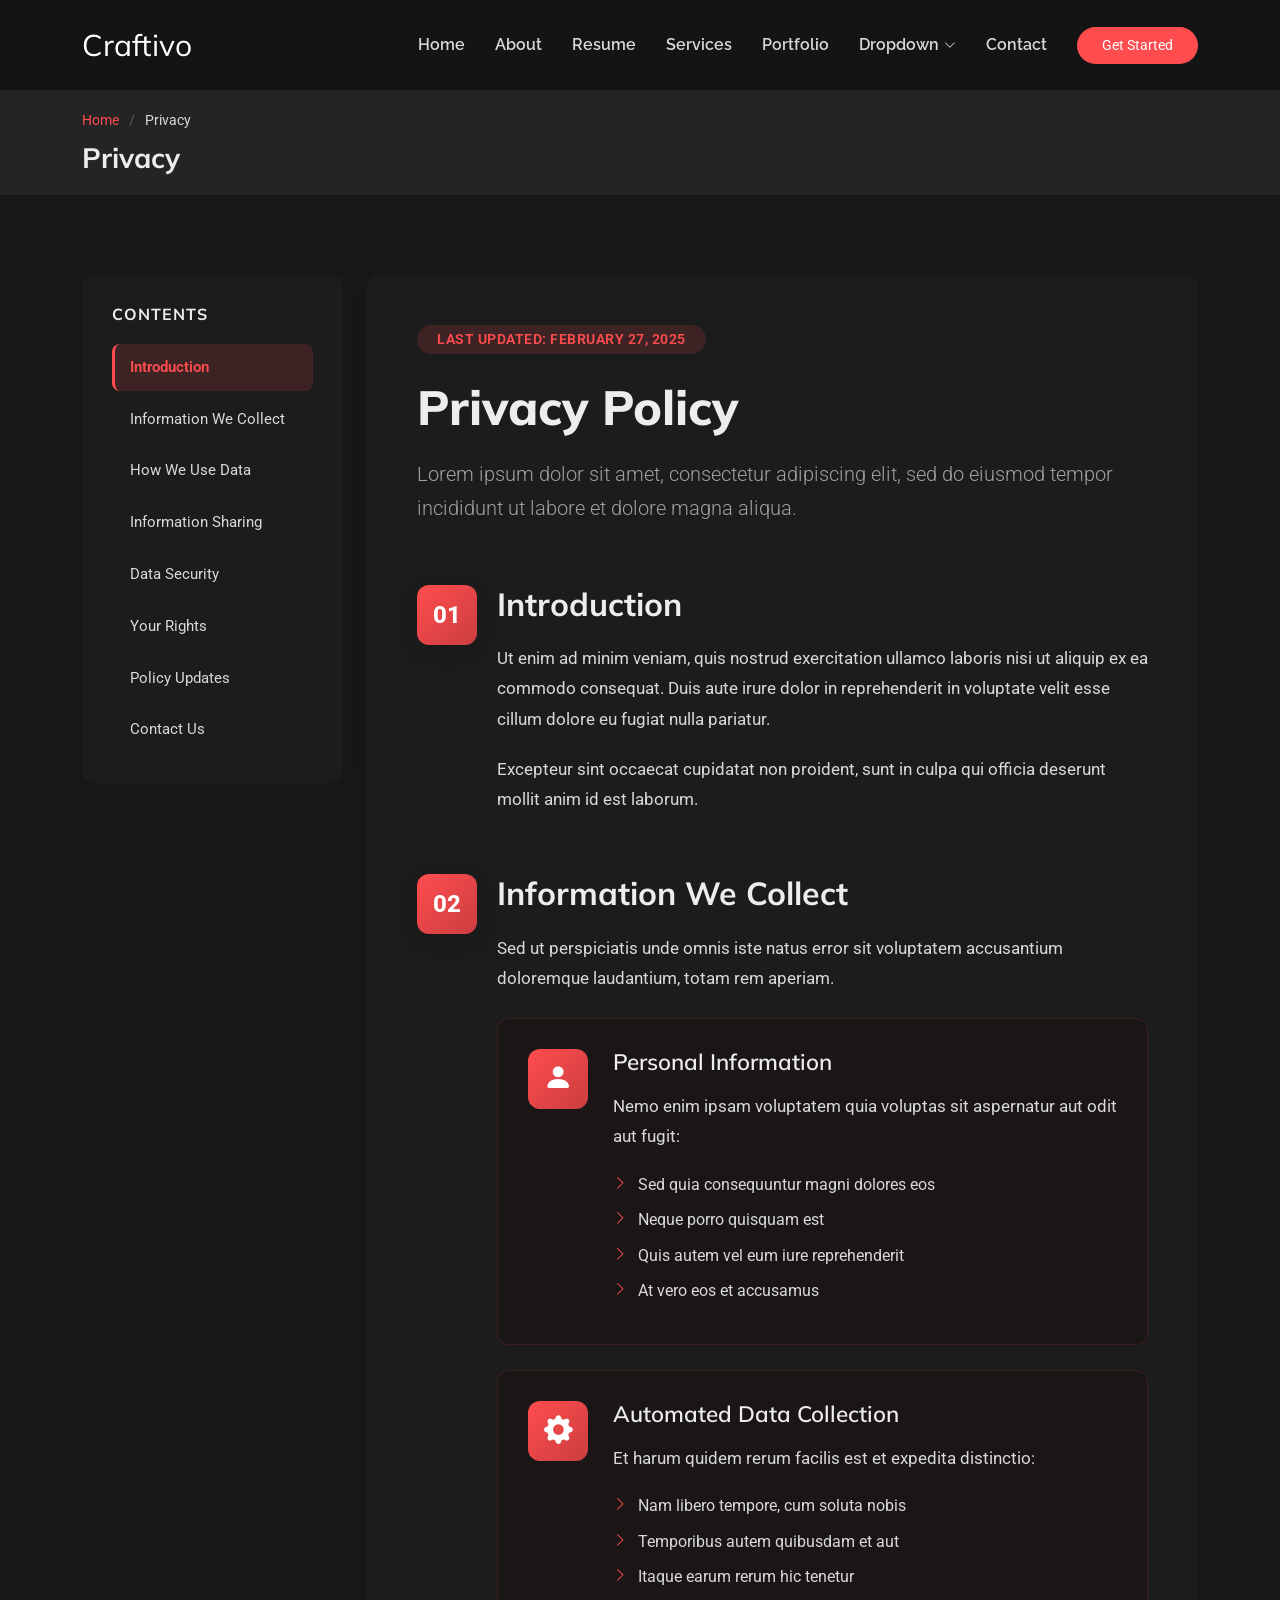
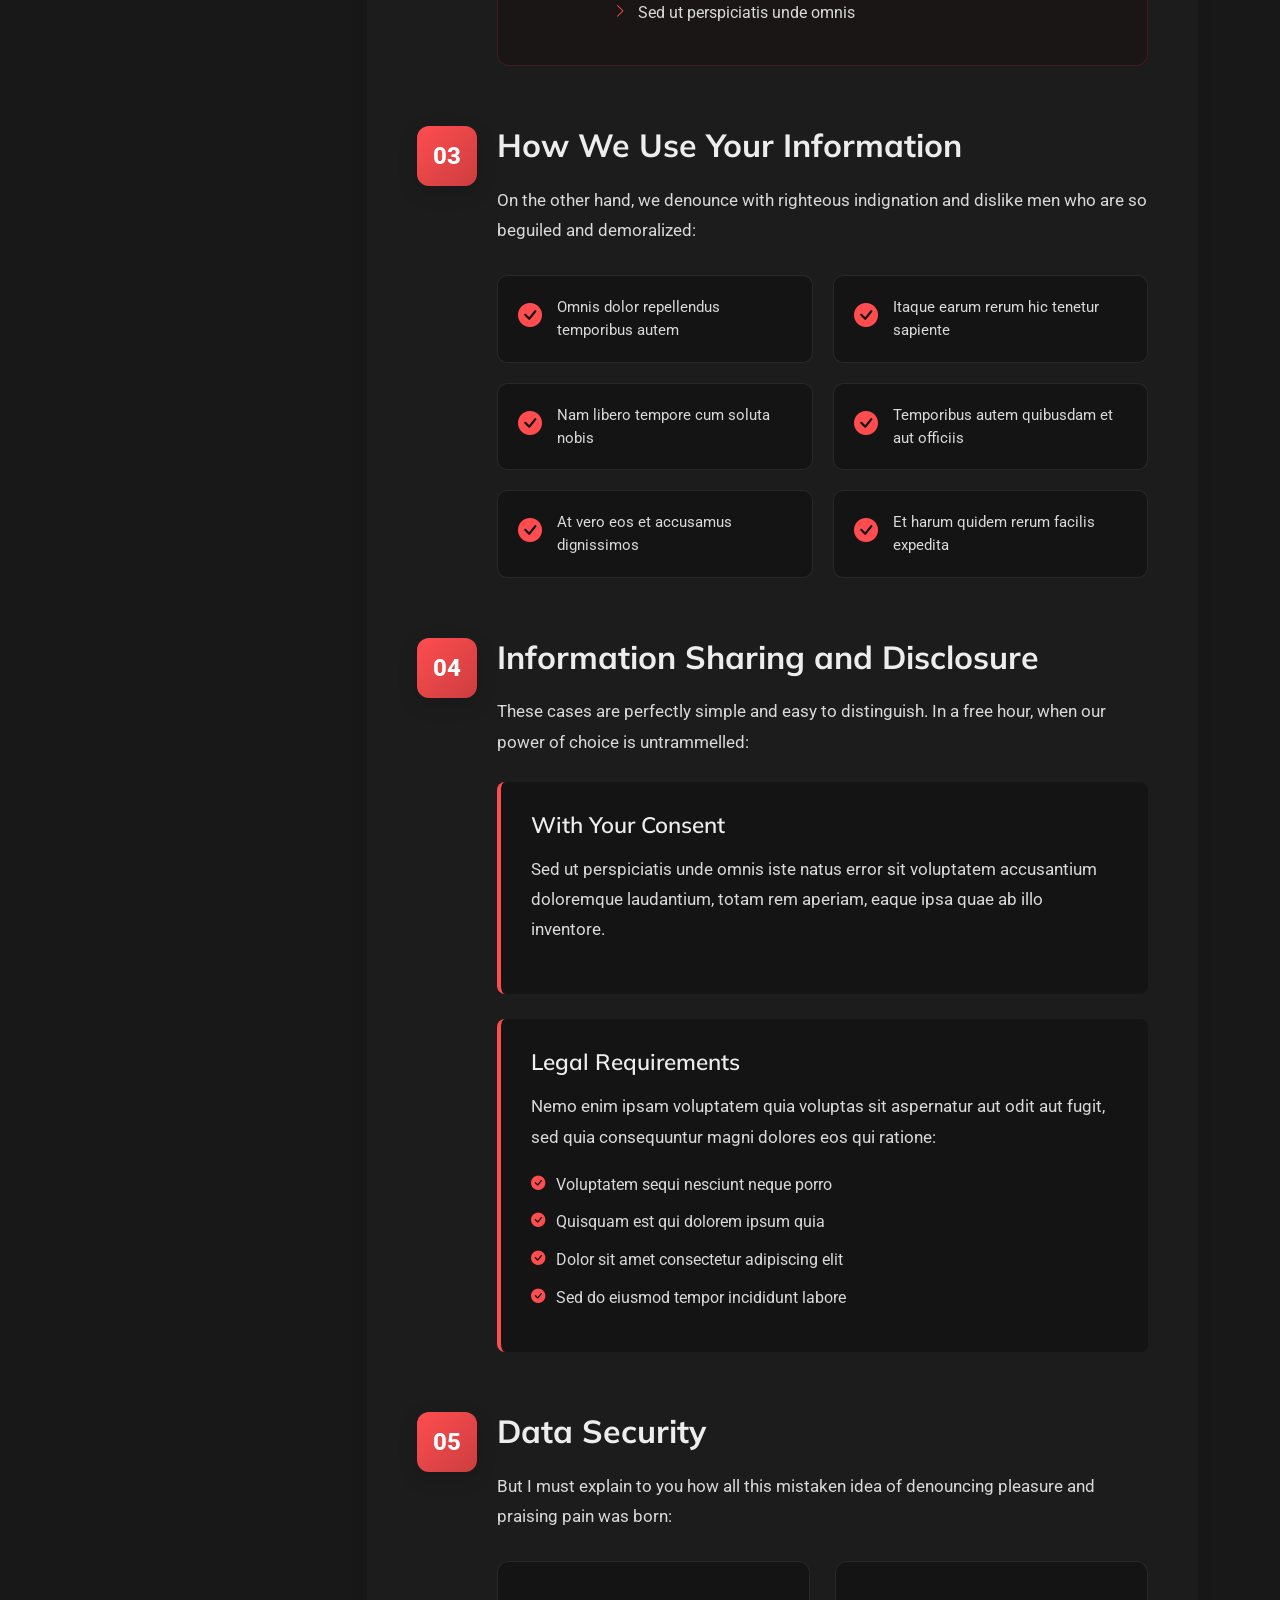
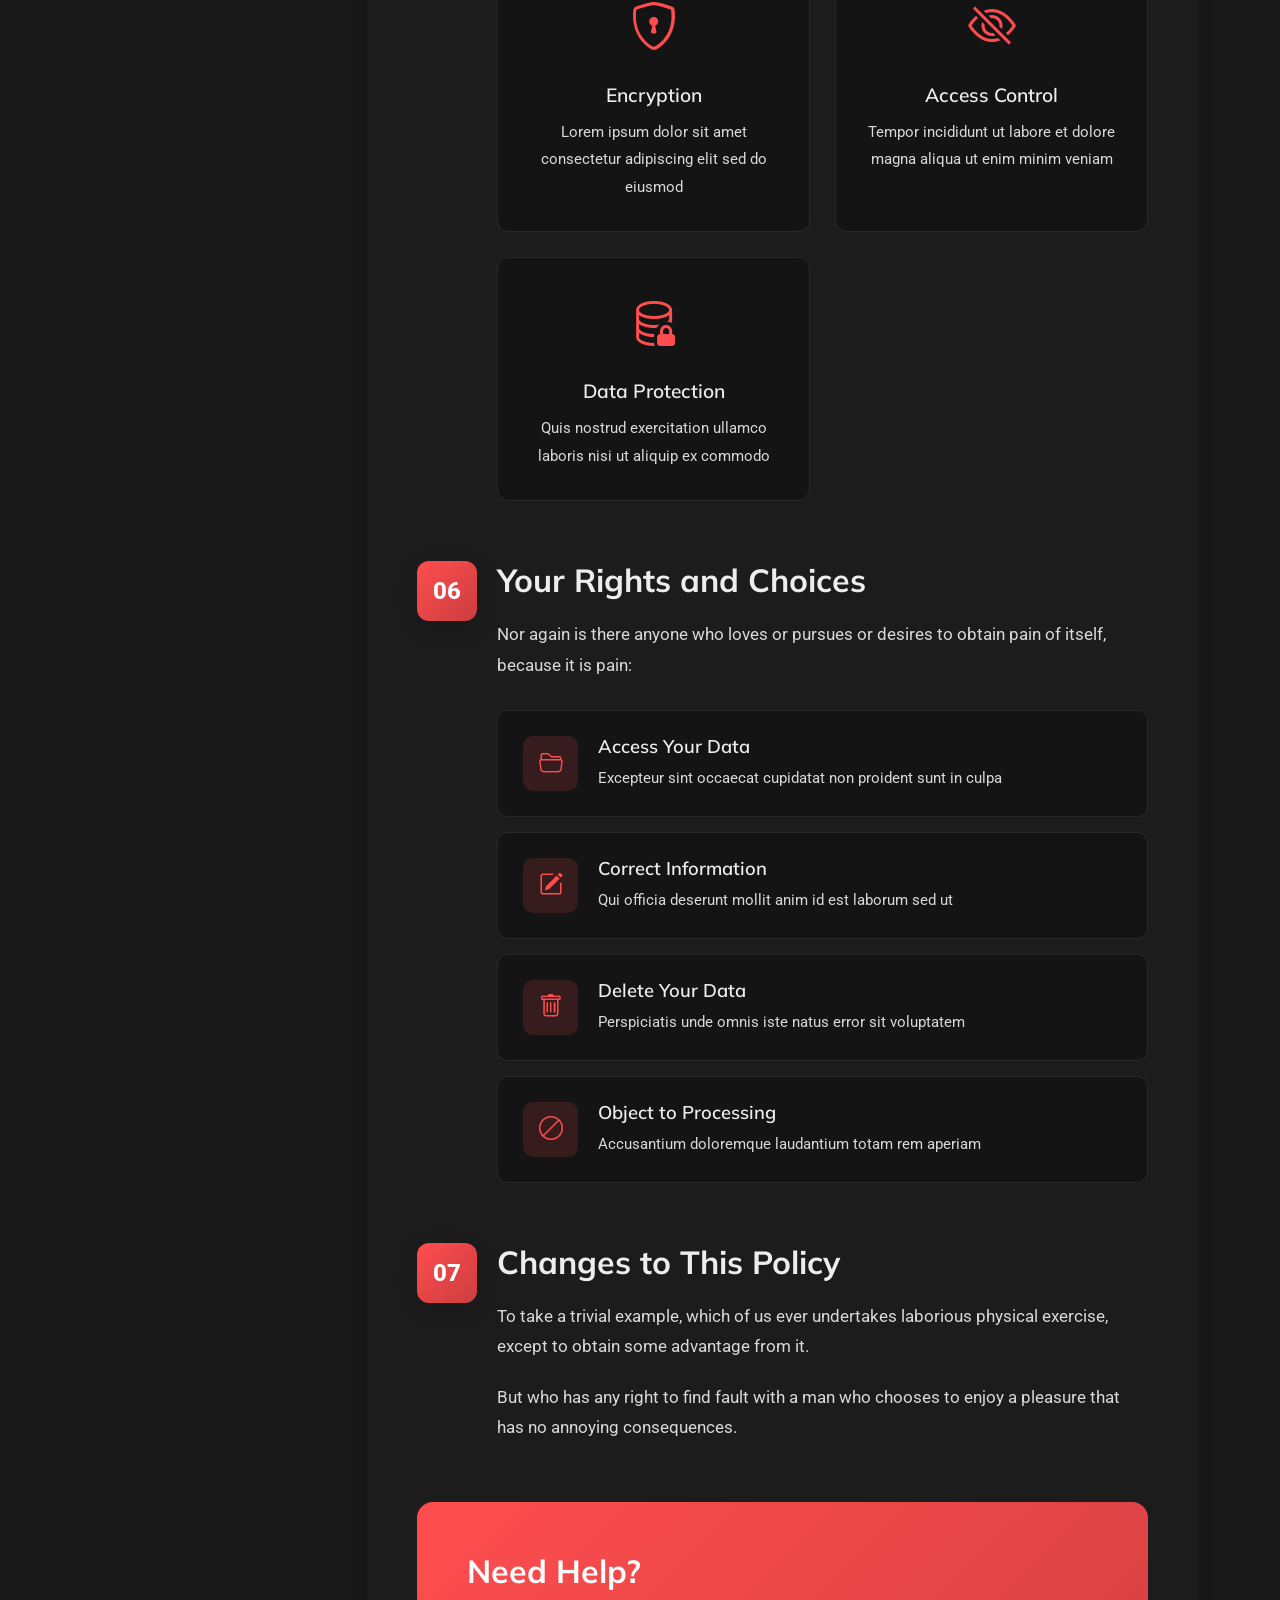
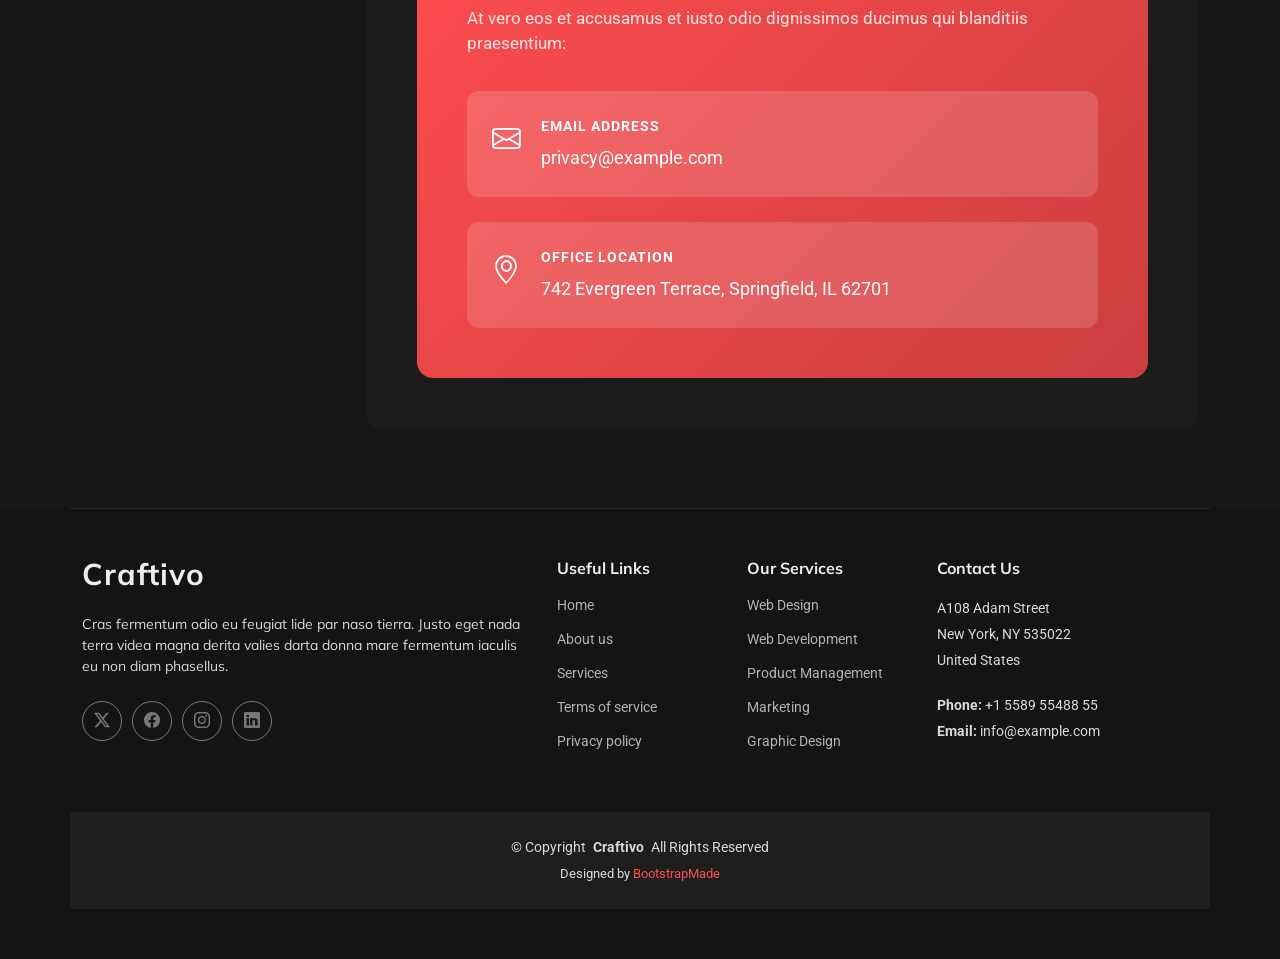
<file: Craftivo/privacy.html>
<!DOCTYPE html>
<html lang="en">

<head>
  <meta charset="utf-8">
  <meta content="width=device-width, initial-scale=1.0" name="viewport">
  <title>Privacy - Craftivo Bootstrap Template</title>
  <meta name="description" content="">
  <meta name="keywords" content="">

  <!-- Favicons -->
  <link href="assets/img/favicon.png" rel="icon">
  <link href="assets/img/apple-touch-icon.png" rel="apple-touch-icon">

  <!-- Fonts -->
  <link href="https://fonts.googleapis.com" rel="preconnect">
  <link href="https://fonts.gstatic.com" rel="preconnect" crossorigin>
  <link href="https://fonts.googleapis.com/css2?family=Roboto:ital,wght@0,100;0,300;0,400;0,500;0,700;0,900;1,100;1,300;1,400;1,500;1,700;1,900&family=Raleway:ital,wght@0,100;0,200;0,300;0,400;0,500;0,600;0,700;0,800;0,900;1,100;1,200;1,300;1,400;1,500;1,600;1,700;1,800;1,900&family=Mulish:ital,wght@0,200;0,300;0,400;0,500;0,600;0,700;0,800;0,900;1,200;1,300;1,400;1,500;1,600;1,700;1,800;1,900&display=swap" rel="stylesheet">

  <!-- Vendor CSS Files -->
  <link href="assets/vendor/bootstrap/css/bootstrap.min.css" rel="stylesheet">
  <link href="assets/vendor/bootstrap-icons/bootstrap-icons.css" rel="stylesheet">
  <link href="assets/vendor/aos/aos.css" rel="stylesheet">
  <link href="assets/vendor/glightbox/css/glightbox.min.css" rel="stylesheet">
  <link href="assets/vendor/swiper/swiper-bundle.min.css" rel="stylesheet">

  <!-- Main CSS File -->
  <link href="assets/css/main.css" rel="stylesheet">

  <!-- =======================================================
  * Template Name: Craftivo
  * Template URL: https://bootstrapmade.com/craftivo-bootstrap-portfolio-template/
  * Updated: Oct 04 2025 with Bootstrap v5.3.8
  * Author: BootstrapMade.com
  * License: https://bootstrapmade.com/license/
  ======================================================== -->
</head>

<body class="privacy-page">

  <header id="header" class="header d-flex align-items-center sticky-top">
    <div class="container-fluid container-xl position-relative d-flex align-items-center">

      <a href="index.html" class="logo d-flex align-items-center me-auto">
        <!-- Uncomment the line below if you also wish to use an image logo -->
        <!-- <img src="assets/img/logo.webp" alt=""> -->
        <h1 class="sitename">Craftivo</h1>
      </a>

      <nav id="navmenu" class="navmenu">
        <ul>
          <li><a href="#hero">Home</a></li>
          <li><a href="#about">About</a></li>
          <li><a href="#resume">Resume</a></li>
          <li><a href="#services">Services</a></li>
          <li><a href="#portfolio">Portfolio</a></li>
          <li class="dropdown"><a href="#"><span>Dropdown</span> <i class="bi bi-chevron-down toggle-dropdown"></i></a>
            <ul>
              <li><a href="#">Dropdown 1</a></li>
              <li class="dropdown"><a href="#"><span>Deep Dropdown</span> <i class="bi bi-chevron-down toggle-dropdown"></i></a>
                <ul>
                  <li><a href="#">Deep Dropdown 1</a></li>
                  <li><a href="#">Deep Dropdown 2</a></li>
                  <li><a href="#">Deep Dropdown 3</a></li>
                  <li><a href="#">Deep Dropdown 4</a></li>
                  <li><a href="#">Deep Dropdown 5</a></li>
                </ul>
              </li>
              <li><a href="#">Dropdown 2</a></li>
              <li><a href="#">Dropdown 3</a></li>
              <li><a href="#">Dropdown 4</a></li>
            </ul>
          </li>
          <li><a href="#contact">Contact</a></li>
        </ul>
        <i class="mobile-nav-toggle d-xl-none bi bi-list"></i>
      </nav>

      <a class="btn-getstarted" href="#about">Get Started</a>

    </div>
  </header>

  <main class="main">

    <!-- Page Title -->
    <div class="page-title light-background">
      <div class="container">
        <nav class="breadcrumbs">
          <ol>
            <li><a href="index.html">Home</a></li>
            <li class="current">Privacy</li>
          </ol>
        </nav>
        <h1>Privacy</h1>
      </div>
    </div><!-- End Page Title -->

    <!-- Privacy Section -->
    <section id="privacy" class="privacy section">

      <div class="container">

        <div class="row">
          <!-- Sidebar Navigation -->
          <div class="col-lg-3">
            <div class="policy-sidebar" data-aos="fade-right">
              <h3>Contents</h3>
              <nav class="policy-nav">
                <a href="#introduction" class="nav-link active">Introduction</a>
                <a href="#information-collect" class="nav-link">Information We Collect</a>
                <a href="#use-information" class="nav-link">How We Use Data</a>
                <a href="#sharing" class="nav-link">Information Sharing</a>
                <a href="#security" class="nav-link">Data Security</a>
                <a href="#rights" class="nav-link">Your Rights</a>
                <a href="#changes" class="nav-link">Policy Updates</a>
                <a href="#contact" class="nav-link">Contact Us</a>
              </nav>
            </div>
          </div>

          <!-- Main Content -->
          <div class="col-lg-9">
            <div class="policy-main">
              <!-- Header -->
              <div class="policy-hero" data-aos="fade-up">
                <div class="badge">Last Updated: February 27, 2025</div>
                <h1>Privacy Policy</h1>
                <p class="lead">Lorem ipsum dolor sit amet, consectetur adipiscing elit, sed do eiusmod tempor incididunt ut labore et dolore magna aliqua.</p>
              </div>

              <!-- Introduction -->
              <div class="policy-section" id="introduction" data-aos="fade-up" data-aos-delay="100">
                <div class="section-number">01</div>
                <h2>Introduction</h2>
                <p>Ut enim ad minim veniam, quis nostrud exercitation ullamco laboris nisi ut aliquip ex ea commodo consequat. Duis aute irure dolor in reprehenderit in voluptate velit esse cillum dolore eu fugiat nulla pariatur.</p>
                <p>Excepteur sint occaecat cupidatat non proident, sunt in culpa qui officia deserunt mollit anim id est laborum.</p>
              </div>

              <!-- Information Collection -->
              <div class="policy-section" id="information-collect" data-aos="fade-up" data-aos-delay="150">
                <div class="section-number">02</div>
                <h2>Information We Collect</h2>
                <p>Sed ut perspiciatis unde omnis iste natus error sit voluptatem accusantium doloremque laudantium, totam rem aperiam.</p>

                <div class="info-card">
                  <div class="card-icon">
                    <i class="bi bi-person-fill"></i>
                  </div>
                  <div class="card-content">
                    <h3>Personal Information</h3>
                    <p>Nemo enim ipsam voluptatem quia voluptas sit aspernatur aut odit aut fugit:</p>
                    <ul>
                      <li>Sed quia consequuntur magni dolores eos</li>
                      <li>Neque porro quisquam est</li>
                      <li>Quis autem vel eum iure reprehenderit</li>
                      <li>At vero eos et accusamus</li>
                    </ul>
                  </div>
                </div>

                <div class="info-card">
                  <div class="card-icon">
                    <i class="bi bi-gear-fill"></i>
                  </div>
                  <div class="card-content">
                    <h3>Automated Data Collection</h3>
                    <p>Et harum quidem rerum facilis est et expedita distinctio:</p>
                    <ul>
                      <li>Nam libero tempore, cum soluta nobis</li>
                      <li>Temporibus autem quibusdam et aut</li>
                      <li>Itaque earum rerum hic tenetur</li>
                      <li>Sed ut perspiciatis unde omnis</li>
                    </ul>
                  </div>
                </div>
              </div>

              <!-- Use of Information -->
              <div class="policy-section" id="use-information" data-aos="fade-up" data-aos-delay="200">
                <div class="section-number">03</div>
                <h2>How We Use Your Information</h2>
                <p>On the other hand, we denounce with righteous indignation and dislike men who are so beguiled and demoralized:</p>
                <div class="usage-grid">
                  <div class="usage-item">
                    <i class="bi bi-check-circle-fill"></i>
                    <span>Omnis dolor repellendus temporibus autem</span>
                  </div>
                  <div class="usage-item">
                    <i class="bi bi-check-circle-fill"></i>
                    <span>Itaque earum rerum hic tenetur sapiente</span>
                  </div>
                  <div class="usage-item">
                    <i class="bi bi-check-circle-fill"></i>
                    <span>Nam libero tempore cum soluta nobis</span>
                  </div>
                  <div class="usage-item">
                    <i class="bi bi-check-circle-fill"></i>
                    <span>Temporibus autem quibusdam et aut officiis</span>
                  </div>
                  <div class="usage-item">
                    <i class="bi bi-check-circle-fill"></i>
                    <span>At vero eos et accusamus dignissimos</span>
                  </div>
                  <div class="usage-item">
                    <i class="bi bi-check-circle-fill"></i>
                    <span>Et harum quidem rerum facilis expedita</span>
                  </div>
                </div>
              </div>

              <!-- Information Sharing -->
              <div class="policy-section" id="sharing" data-aos="fade-up" data-aos-delay="250">
                <div class="section-number">04</div>
                <h2>Information Sharing and Disclosure</h2>
                <p>These cases are perfectly simple and easy to distinguish. In a free hour, when our power of choice is untrammelled:</p>

                <div class="sharing-box">
                  <h3>With Your Consent</h3>
                  <p>Sed ut perspiciatis unde omnis iste natus error sit voluptatem accusantium doloremque laudantium, totam rem aperiam, eaque ipsa quae ab illo inventore.</p>
                </div>

                <div class="sharing-box">
                  <h3>Legal Requirements</h3>
                  <p>Nemo enim ipsam voluptatem quia voluptas sit aspernatur aut odit aut fugit, sed quia consequuntur magni dolores eos qui ratione:</p>
                  <ul>
                    <li>Voluptatem sequi nesciunt neque porro</li>
                    <li>Quisquam est qui dolorem ipsum quia</li>
                    <li>Dolor sit amet consectetur adipiscing elit</li>
                    <li>Sed do eiusmod tempor incididunt labore</li>
                  </ul>
                </div>
              </div>

              <!-- Data Security -->
              <div class="policy-section" id="security" data-aos="fade-up" data-aos-delay="300">
                <div class="section-number">05</div>
                <h2>Data Security</h2>
                <p>But I must explain to you how all this mistaken idea of denouncing pleasure and praising pain was born:</p>
                <div class="security-features">
                  <div class="feature">
                    <i class="bi bi-shield-lock"></i>
                    <h4>Encryption</h4>
                    <p>Lorem ipsum dolor sit amet consectetur adipiscing elit sed do eiusmod</p>
                  </div>
                  <div class="feature">
                    <i class="bi bi-eye-slash"></i>
                    <h4>Access Control</h4>
                    <p>Tempor incididunt ut labore et dolore magna aliqua ut enim minim veniam</p>
                  </div>
                  <div class="feature">
                    <i class="bi bi-database-lock"></i>
                    <h4>Data Protection</h4>
                    <p>Quis nostrud exercitation ullamco laboris nisi ut aliquip ex commodo</p>
                  </div>
                </div>
              </div>

              <!-- Your Rights -->
              <div class="policy-section" id="rights" data-aos="fade-up" data-aos-delay="100">
                <div class="section-number">06</div>
                <h2>Your Rights and Choices</h2>
                <p>Nor again is there anyone who loves or pursues or desires to obtain pain of itself, because it is pain:</p>
                <div class="rights-list">
                  <div class="right-item">
                    <div class="right-icon"><i class="bi bi-folder2-open"></i></div>
                    <div class="right-content">
                      <h4>Access Your Data</h4>
                      <p>Excepteur sint occaecat cupidatat non proident sunt in culpa</p>
                    </div>
                  </div>
                  <div class="right-item">
                    <div class="right-icon"><i class="bi bi-pencil-square"></i></div>
                    <div class="right-content">
                      <h4>Correct Information</h4>
                      <p>Qui officia deserunt mollit anim id est laborum sed ut</p>
                    </div>
                  </div>
                  <div class="right-item">
                    <div class="right-icon"><i class="bi bi-trash"></i></div>
                    <div class="right-content">
                      <h4>Delete Your Data</h4>
                      <p>Perspiciatis unde omnis iste natus error sit voluptatem</p>
                    </div>
                  </div>
                  <div class="right-item">
                    <div class="right-icon"><i class="bi bi-ban"></i></div>
                    <div class="right-content">
                      <h4>Object to Processing</h4>
                      <p>Accusantium doloremque laudantium totam rem aperiam</p>
                    </div>
                  </div>
                </div>
              </div>

              <!-- Policy Updates -->
              <div class="policy-section" id="changes" data-aos="fade-up" data-aos-delay="150">
                <div class="section-number">07</div>
                <h2>Changes to This Policy</h2>
                <p>To take a trivial example, which of us ever undertakes laborious physical exercise, except to obtain some advantage from it.</p>
                <p>But who has any right to find fault with a man who chooses to enjoy a pleasure that has no annoying consequences.</p>
              </div>

              <!-- Contact Section -->
              <div class="policy-contact" id="contact" data-aos="fade-up" data-aos-delay="200">
                <div class="contact-card">
                  <h2>Need Help?</h2>
                  <p>At vero eos et accusamus et iusto odio dignissimos ducimus qui blanditiis praesentium:</p>
                  <div class="contact-info">
                    <div class="info-item">
                      <i class="bi bi-envelope"></i>
                      <div>
                        <strong>Email Address</strong>
                        <span>privacy@example.com</span>
                      </div>
                    </div>
                    <div class="info-item">
                      <i class="bi bi-geo-alt"></i>
                      <div>
                        <strong>Office Location</strong>
                        <span>742 Evergreen Terrace, Springfield, IL 62701</span>
                      </div>
                    </div>
                  </div>
                </div>
              </div>

            </div>
          </div>

        </div>

      </div>

    </section><!-- /Privacy Section -->

  </main>

  <footer id="footer" class="footer">

    <div class="container footer-top">
      <div class="row gy-4">
        <div class="col-lg-5 col-md-12 footer-about">
          <a href="index.html" class="logo d-flex align-items-center">
            <span class="sitename">Craftivo</span>
          </a>
          <p>Cras fermentum odio eu feugiat lide par naso tierra. Justo eget nada terra videa magna derita valies darta donna mare fermentum iaculis eu non diam phasellus.</p>
          <div class="social-links d-flex mt-4">
            <a href=""><i class="bi bi-twitter-x"></i></a>
            <a href=""><i class="bi bi-facebook"></i></a>
            <a href=""><i class="bi bi-instagram"></i></a>
            <a href=""><i class="bi bi-linkedin"></i></a>
          </div>
        </div>

        <div class="col-lg-2 col-6 footer-links">
          <h4>Useful Links</h4>
          <ul>
            <li><a href="#">Home</a></li>
            <li><a href="#">About us</a></li>
            <li><a href="#">Services</a></li>
            <li><a href="#">Terms of service</a></li>
            <li><a href="#">Privacy policy</a></li>
          </ul>
        </div>

        <div class="col-lg-2 col-6 footer-links">
          <h4>Our Services</h4>
          <ul>
            <li><a href="#">Web Design</a></li>
            <li><a href="#">Web Development</a></li>
            <li><a href="#">Product Management</a></li>
            <li><a href="#">Marketing</a></li>
            <li><a href="#">Graphic Design</a></li>
          </ul>
        </div>

        <div class="col-lg-3 col-md-12 footer-contact text-center text-md-start">
          <h4>Contact Us</h4>
          <p>A108 Adam Street</p>
          <p>New York, NY 535022</p>
          <p>United States</p>
          <p class="mt-4"><strong>Phone:</strong> <span>+1 5589 55488 55</span></p>
          <p><strong>Email:</strong> <span>info@example.com</span></p>
        </div>

      </div>
    </div>

    <div class="container copyright text-center mt-4">
      <p>© <span>Copyright</span> <strong class="px-1 sitename">Craftivo</strong> <span>All Rights Reserved</span></p>
      <div class="credits">
        <!-- All the links in the footer should remain intact. -->
        <!-- You can delete the links only if you've purchased the pro version. -->
        <!-- Licensing information: https://bootstrapmade.com/license/ -->
        <!-- Purchase the pro version with working PHP/AJAX contact form: [buy-url] -->
        Designed by <a href="https://bootstrapmade.com/">BootstrapMade</a>
      </div>
    </div>

  </footer>

  <!-- Scroll Top -->
  <a href="#" id="scroll-top" class="scroll-top d-flex align-items-center justify-content-center"><i class="bi bi-arrow-up-short"></i></a>

  <!-- Preloader -->
  <div id="preloader"></div>

  <!-- Vendor JS Files -->
  <script src="assets/vendor/bootstrap/js/bootstrap.bundle.min.js"></script>
  <script src="assets/vendor/php-email-form/validate.js"></script>
  <script src="assets/vendor/aos/aos.js"></script>
  <script src="assets/vendor/typed.js/typed.umd.js"></script>
  <script src="assets/vendor/waypoints/noframework.waypoints.js"></script>
  <script src="assets/vendor/glightbox/js/glightbox.min.js"></script>
  <script src="assets/vendor/imagesloaded/imagesloaded.pkgd.min.js"></script>
  <script src="assets/vendor/isotope-layout/isotope.pkgd.min.js"></script>
  <script src="assets/vendor/swiper/swiper-bundle.min.js"></script>

  <!-- Main JS File -->
  <script src="assets/js/main.js"></script>

</body>

</html>
</file>
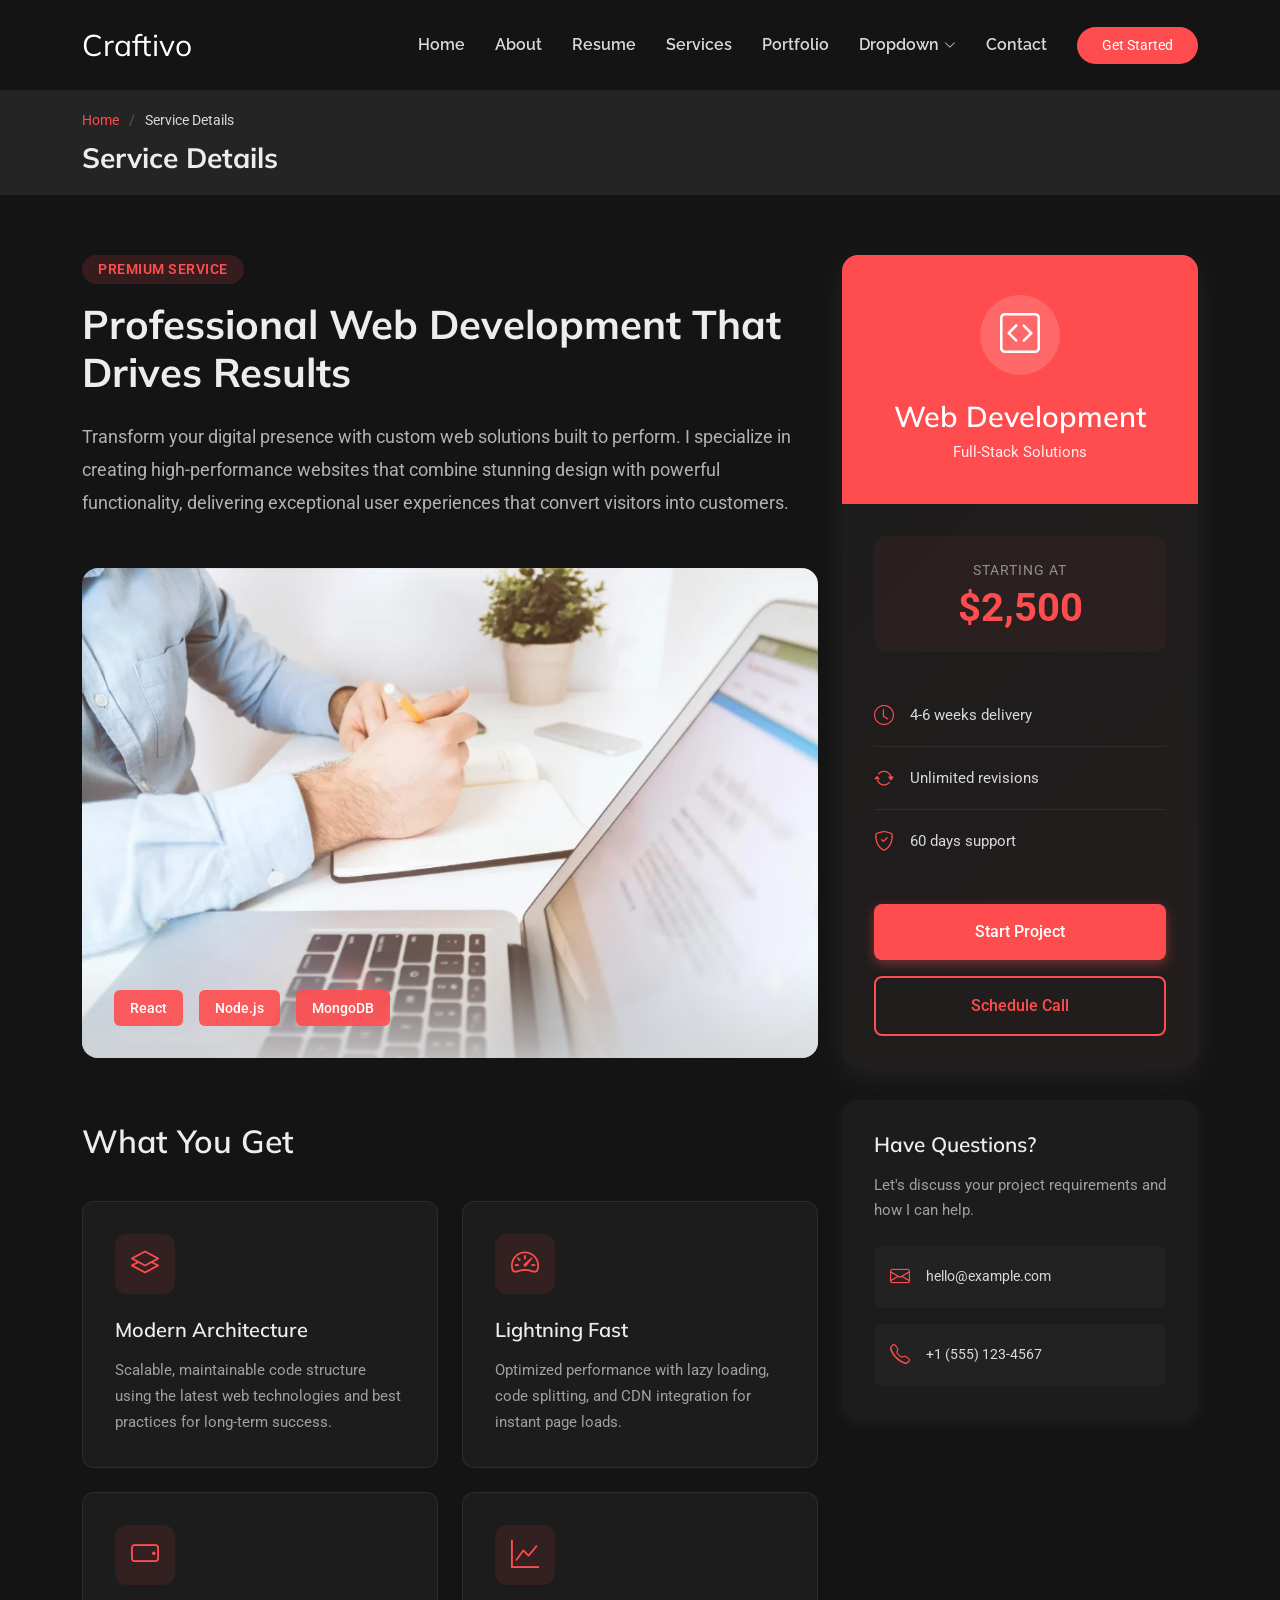
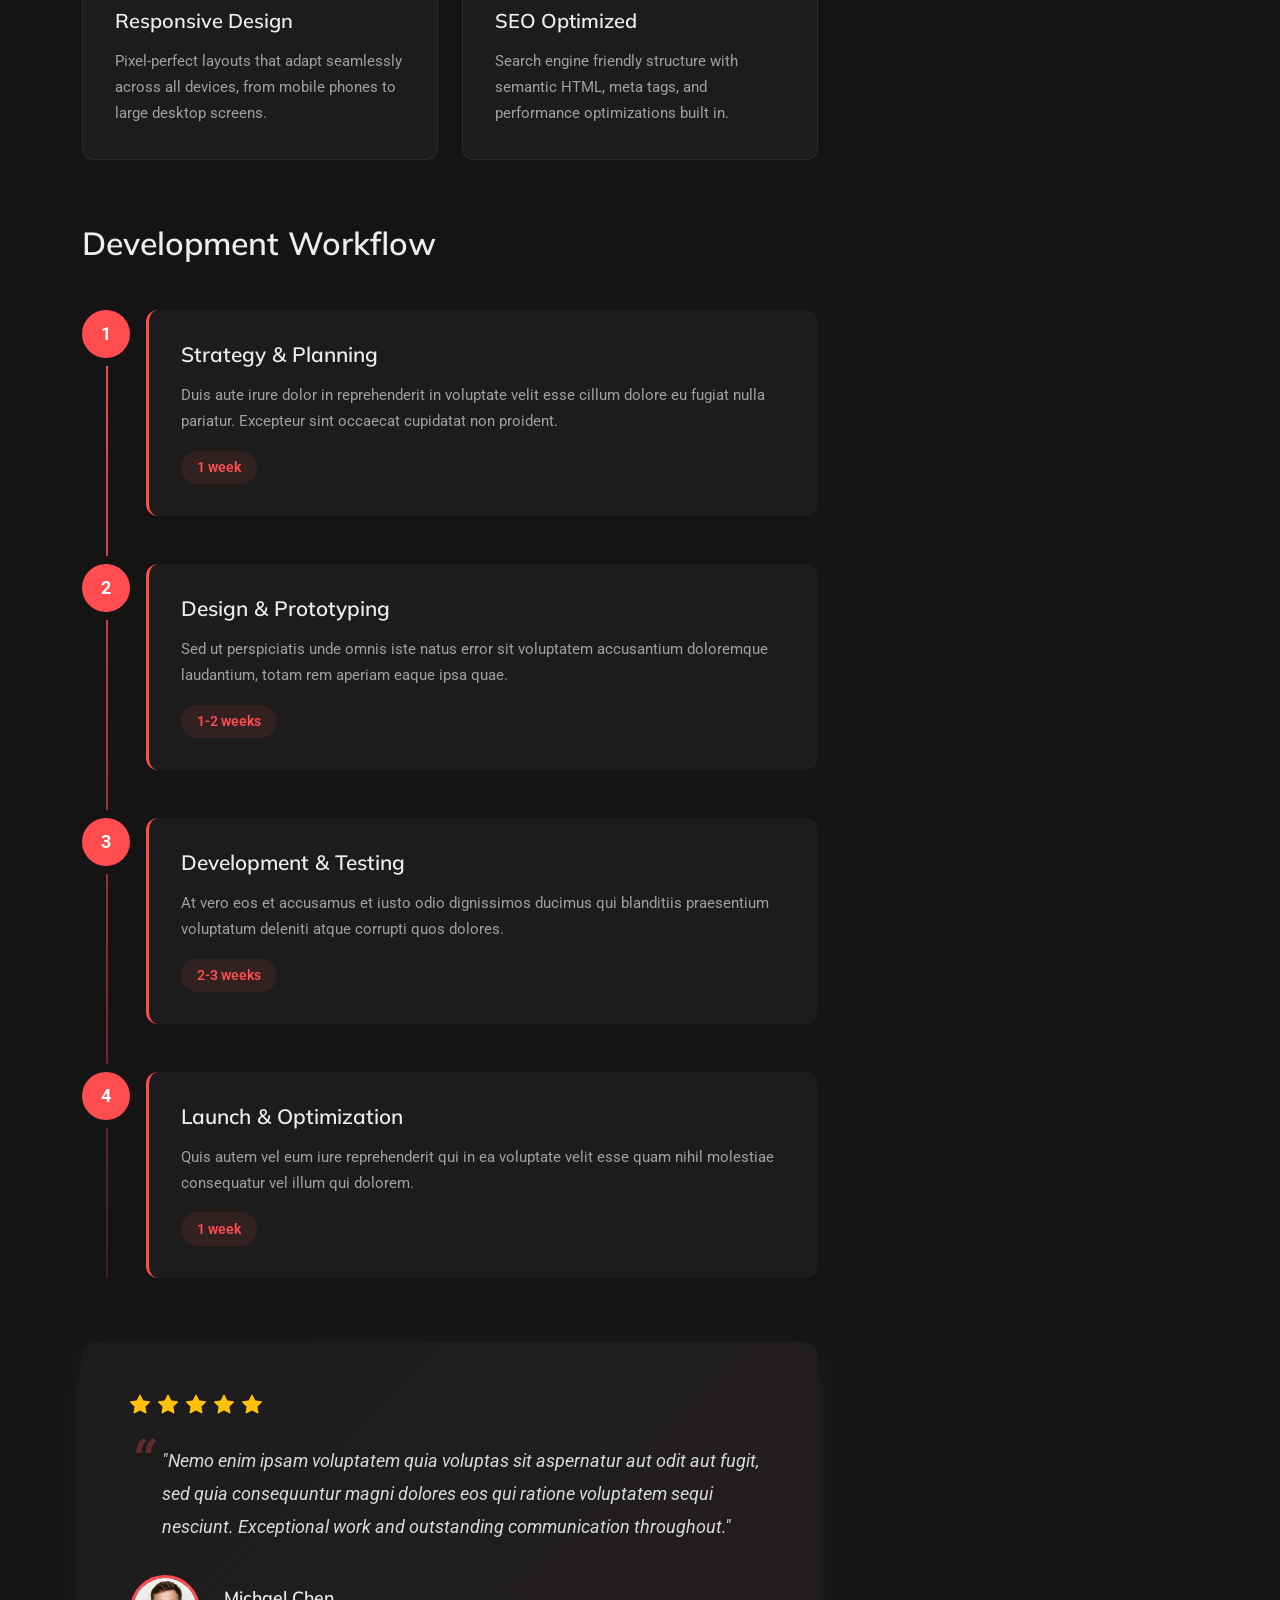
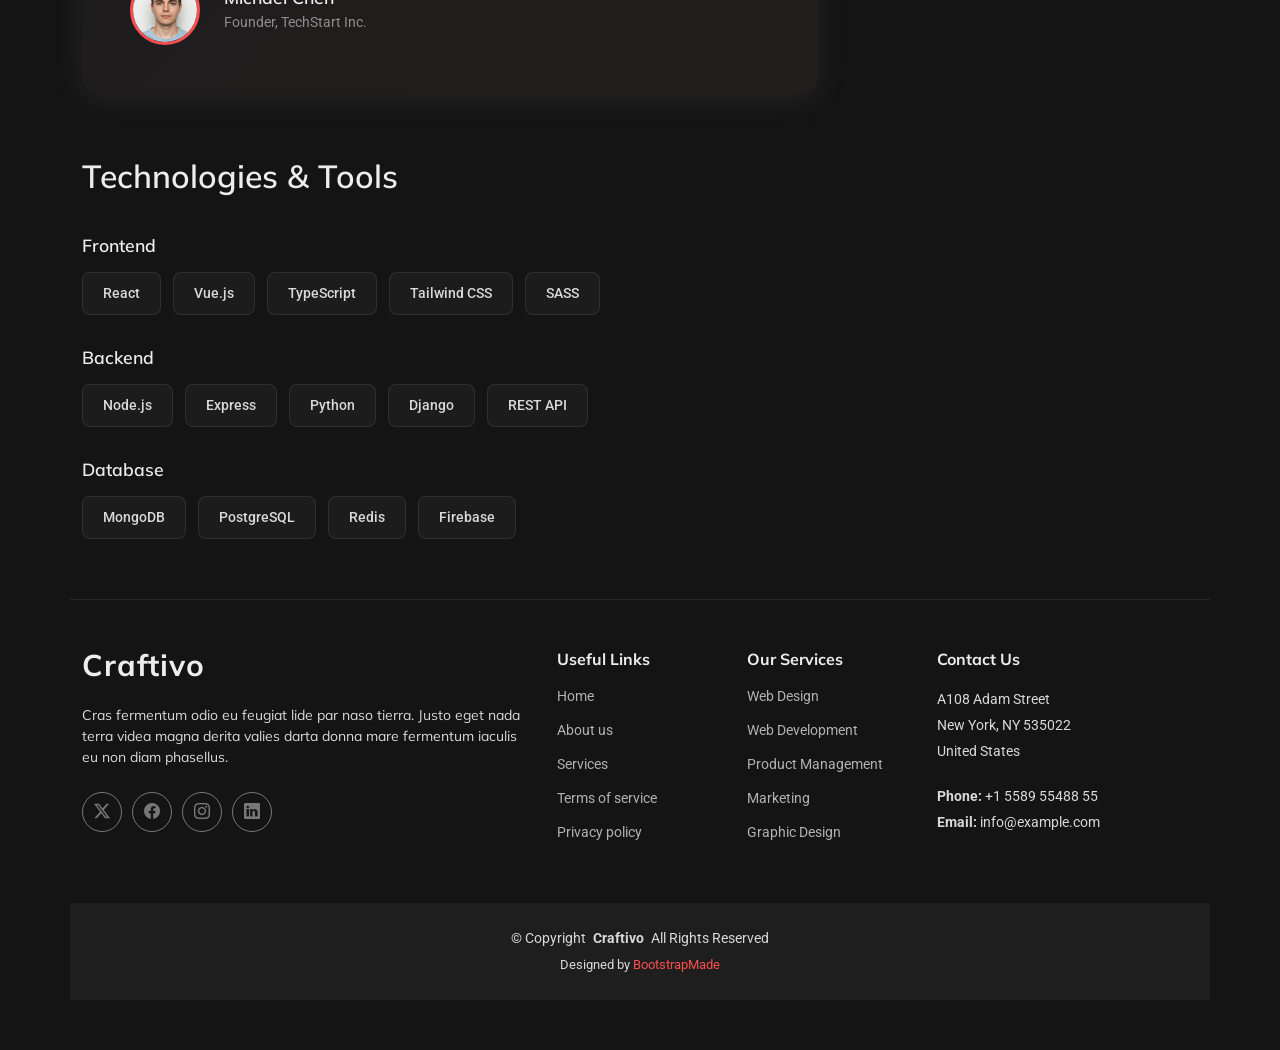
<file: Craftivo/service-details.html>
<!DOCTYPE html>
<html lang="en">

<head>
  <meta charset="utf-8">
  <meta content="width=device-width, initial-scale=1.0" name="viewport">
  <title>Service Details - Craftivo Bootstrap Template</title>
  <meta name="description" content="">
  <meta name="keywords" content="">

  <!-- Favicons -->
  <link href="assets/img/favicon.png" rel="icon">
  <link href="assets/img/apple-touch-icon.png" rel="apple-touch-icon">

  <!-- Fonts -->
  <link href="https://fonts.googleapis.com" rel="preconnect">
  <link href="https://fonts.gstatic.com" rel="preconnect" crossorigin>
  <link href="https://fonts.googleapis.com/css2?family=Roboto:ital,wght@0,100;0,300;0,400;0,500;0,700;0,900;1,100;1,300;1,400;1,500;1,700;1,900&family=Raleway:ital,wght@0,100;0,200;0,300;0,400;0,500;0,600;0,700;0,800;0,900;1,100;1,200;1,300;1,400;1,500;1,600;1,700;1,800;1,900&family=Mulish:ital,wght@0,200;0,300;0,400;0,500;0,600;0,700;0,800;0,900;1,200;1,300;1,400;1,500;1,600;1,700;1,800;1,900&display=swap" rel="stylesheet">

  <!-- Vendor CSS Files -->
  <link href="assets/vendor/bootstrap/css/bootstrap.min.css" rel="stylesheet">
  <link href="assets/vendor/bootstrap-icons/bootstrap-icons.css" rel="stylesheet">
  <link href="assets/vendor/aos/aos.css" rel="stylesheet">
  <link href="assets/vendor/glightbox/css/glightbox.min.css" rel="stylesheet">
  <link href="assets/vendor/swiper/swiper-bundle.min.css" rel="stylesheet">

  <!-- Main CSS File -->
  <link href="assets/css/main.css" rel="stylesheet">

  <!-- =======================================================
  * Template Name: Craftivo
  * Template URL: https://bootstrapmade.com/craftivo-bootstrap-portfolio-template/
  * Updated: Oct 04 2025 with Bootstrap v5.3.8
  * Author: BootstrapMade.com
  * License: https://bootstrapmade.com/license/
  ======================================================== -->
</head>

<body class="service-details-page">

  <header id="header" class="header d-flex align-items-center sticky-top">
    <div class="container-fluid container-xl position-relative d-flex align-items-center">

      <a href="index.html" class="logo d-flex align-items-center me-auto">
        <!-- Uncomment the line below if you also wish to use an image logo -->
        <!-- <img src="assets/img/logo.webp" alt=""> -->
        <h1 class="sitename">Craftivo</h1>
      </a>

      <nav id="navmenu" class="navmenu">
        <ul>
          <li><a href="#hero">Home</a></li>
          <li><a href="#about">About</a></li>
          <li><a href="#resume">Resume</a></li>
          <li><a href="#services">Services</a></li>
          <li><a href="#portfolio">Portfolio</a></li>
          <li class="dropdown"><a href="#"><span>Dropdown</span> <i class="bi bi-chevron-down toggle-dropdown"></i></a>
            <ul>
              <li><a href="#">Dropdown 1</a></li>
              <li class="dropdown"><a href="#"><span>Deep Dropdown</span> <i class="bi bi-chevron-down toggle-dropdown"></i></a>
                <ul>
                  <li><a href="#">Deep Dropdown 1</a></li>
                  <li><a href="#">Deep Dropdown 2</a></li>
                  <li><a href="#">Deep Dropdown 3</a></li>
                  <li><a href="#">Deep Dropdown 4</a></li>
                  <li><a href="#">Deep Dropdown 5</a></li>
                </ul>
              </li>
              <li><a href="#">Dropdown 2</a></li>
              <li><a href="#">Dropdown 3</a></li>
              <li><a href="#">Dropdown 4</a></li>
            </ul>
          </li>
          <li><a href="#contact">Contact</a></li>
        </ul>
        <i class="mobile-nav-toggle d-xl-none bi bi-list"></i>
      </nav>

      <a class="btn-getstarted" href="#about">Get Started</a>

    </div>
  </header>

  <main class="main">

    <!-- Page Title -->
    <div class="page-title light-background">
      <div class="container">
        <nav class="breadcrumbs">
          <ol>
            <li><a href="index.html">Home</a></li>
            <li class="current">Service Details</li>
          </ol>
        </nav>
        <h1>Service Details</h1>
      </div>
    </div><!-- End Page Title -->

    <!-- Service Details Section -->
    <section id="service-details" class="service-details section">

      <div class="container" data-aos="fade-up" data-aos-delay="100">

        <div class="row">

          <div class="col-lg-4 order-lg-2">

            <div class="sticky-sidebar">

              <div class="service-card" data-aos="fade-left" data-aos-delay="200">
                <div class="card-header">
                  <div class="service-icon">
                    <i class="bi bi-code-square"></i>
                  </div>
                  <h3>Web Development</h3>
                  <p class="service-tagline">Full-Stack Solutions</p>
                </div>
                <div class="card-body">
                  <div class="price-tag">
                    <span class="label">Starting at</span>
                    <span class="price">$2,500</span>
                  </div>
                  <ul class="quick-info">
                    <li>
                      <i class="bi bi-clock"></i>
                      <span>4-6 weeks delivery</span>
                    </li>
                    <li>
                      <i class="bi bi-arrow-repeat"></i>
                      <span>Unlimited revisions</span>
                    </li>
                    <li>
                      <i class="bi bi-shield-check"></i>
                      <span>60 days support</span>
                    </li>
                  </ul>
                  <div class="cta-buttons">
                    <a href="#" class="btn-primary">Start Project</a>
                    <a href="#" class="btn-secondary">Schedule Call</a>
                  </div>
                </div>
              </div>

              <div class="contact-card" data-aos="fade-left" data-aos-delay="300">
                <h4>Have Questions?</h4>
                <p>Let's discuss your project requirements and how I can help.</p>
                <div class="contact-methods">
                  <a href="mailto:hello@example.com" class="contact-item">
                    <i class="bi bi-envelope"></i>
                    <span>hello@example.com</span>
                  </a>
                  <a href="tel:+15551234567" class="contact-item">
                    <i class="bi bi-telephone"></i>
                    <span>+1 (555) 123-4567</span>
                  </a>
                </div>
              </div>

            </div>

          </div>

          <div class="col-lg-8 order-lg-1">

            <div class="service-overview" data-aos="fade-up" data-aos-delay="200">
              <div class="overview-header">
                <span class="badge">Premium Service</span>
                <h2>Professional Web Development That Drives Results</h2>
              </div>
              <p class="lead-text">Transform your digital presence with custom web solutions built to perform. I specialize in creating high-performance websites that combine stunning design with powerful functionality, delivering exceptional user experiences that convert visitors into customers.</p>
            </div>

            <div class="service-image-showcase" data-aos="zoom-in" data-aos-delay="300">
              <img src="assets/img/services/services-1.webp" alt="Web Development" class="img-fluid main-image">
              <div class="image-overlay">
                <div class="tech-stack">
                  <span class="tech-item">React</span>
                  <span class="tech-item">Node.js</span>
                  <span class="tech-item">MongoDB</span>
                </div>
              </div>
            </div>

            <div class="features-grid" data-aos="fade-up" data-aos-delay="400">
              <h3 class="section-heading">What You Get</h3>
              <div class="row g-4">
                <div class="col-md-6">
                  <div class="feature-box">
                    <div class="icon-wrapper">
                      <i class="bi bi-layers"></i>
                    </div>
                    <h4>Modern Architecture</h4>
                    <p>Scalable, maintainable code structure using the latest web technologies and best practices for long-term success.</p>
                  </div>
                </div>
                <div class="col-md-6">
                  <div class="feature-box">
                    <div class="icon-wrapper">
                      <i class="bi bi-speedometer2"></i>
                    </div>
                    <h4>Lightning Fast</h4>
                    <p>Optimized performance with lazy loading, code splitting, and CDN integration for instant page loads.</p>
                  </div>
                </div>
                <div class="col-md-6">
                  <div class="feature-box">
                    <div class="icon-wrapper">
                      <i class="bi bi-phone-landscape"></i>
                    </div>
                    <h4>Responsive Design</h4>
                    <p>Pixel-perfect layouts that adapt seamlessly across all devices, from mobile phones to large desktop screens.</p>
                  </div>
                </div>
                <div class="col-md-6">
                  <div class="feature-box">
                    <div class="icon-wrapper">
                      <i class="bi bi-graph-up"></i>
                    </div>
                    <h4>SEO Optimized</h4>
                    <p>Search engine friendly structure with semantic HTML, meta tags, and performance optimizations built in.</p>
                  </div>
                </div>
              </div>
            </div>

            <div class="workflow-section" data-aos="fade-up" data-aos-delay="500">
              <h3 class="section-heading">Development Workflow</h3>
              <div class="timeline">
                <div class="timeline-item">
                  <div class="timeline-marker">1</div>
                  <div class="timeline-content">
                    <h4>Strategy &amp; Planning</h4>
                    <p>Duis aute irure dolor in reprehenderit in voluptate velit esse cillum dolore eu fugiat nulla pariatur. Excepteur sint occaecat cupidatat non proident.</p>
                    <span class="duration">1 week</span>
                  </div>
                </div>
                <div class="timeline-item">
                  <div class="timeline-marker">2</div>
                  <div class="timeline-content">
                    <h4>Design &amp; Prototyping</h4>
                    <p>Sed ut perspiciatis unde omnis iste natus error sit voluptatem accusantium doloremque laudantium, totam rem aperiam eaque ipsa quae.</p>
                    <span class="duration">1-2 weeks</span>
                  </div>
                </div>
                <div class="timeline-item">
                  <div class="timeline-marker">3</div>
                  <div class="timeline-content">
                    <h4>Development &amp; Testing</h4>
                    <p>At vero eos et accusamus et iusto odio dignissimos ducimus qui blanditiis praesentium voluptatum deleniti atque corrupti quos dolores.</p>
                    <span class="duration">2-3 weeks</span>
                  </div>
                </div>
                <div class="timeline-item">
                  <div class="timeline-marker">4</div>
                  <div class="timeline-content">
                    <h4>Launch &amp; Optimization</h4>
                    <p>Quis autem vel eum iure reprehenderit qui in ea voluptate velit esse quam nihil molestiae consequatur vel illum qui dolorem.</p>
                    <span class="duration">1 week</span>
                  </div>
                </div>
              </div>
            </div>

            <div class="testimonial-section" data-aos="fade-up" data-aos-delay="600">
              <div class="testimonial-card">
                <div class="stars">
                  <i class="bi bi-star-fill"></i>
                  <i class="bi bi-star-fill"></i>
                  <i class="bi bi-star-fill"></i>
                  <i class="bi bi-star-fill"></i>
                  <i class="bi bi-star-fill"></i>
                </div>
                <blockquote>
                  "Nemo enim ipsam voluptatem quia voluptas sit aspernatur aut odit aut fugit, sed quia consequuntur magni dolores eos qui ratione voluptatem sequi nesciunt. Exceptional work and outstanding communication throughout."
                </blockquote>
                <div class="client-info">
                  <img src="assets/img/person/person-m-5.webp" alt="Michael Chen" class="client-avatar">
                  <div class="client-details">
                    <h5>Michael Chen</h5>
                    <p>Founder, TechStart Inc.</p>
                  </div>
                </div>
              </div>
            </div>

            <div class="tech-details" data-aos="fade-up" data-aos-delay="700">
              <h3 class="section-heading">Technologies &amp; Tools</h3>
              <div class="tech-categories">
                <div class="tech-category">
                  <h5>Frontend</h5>
                  <div class="tech-tags">
                    <span>React</span>
                    <span>Vue.js</span>
                    <span>TypeScript</span>
                    <span>Tailwind CSS</span>
                    <span>SASS</span>
                  </div>
                </div>
                <div class="tech-category">
                  <h5>Backend</h5>
                  <div class="tech-tags">
                    <span>Node.js</span>
                    <span>Express</span>
                    <span>Python</span>
                    <span>Django</span>
                    <span>REST API</span>
                  </div>
                </div>
                <div class="tech-category">
                  <h5>Database</h5>
                  <div class="tech-tags">
                    <span>MongoDB</span>
                    <span>PostgreSQL</span>
                    <span>Redis</span>
                    <span>Firebase</span>
                  </div>
                </div>
              </div>
            </div>

          </div>

        </div>

      </div>

    </section><!-- /Service Details Section -->

  </main>

  <footer id="footer" class="footer">

    <div class="container footer-top">
      <div class="row gy-4">
        <div class="col-lg-5 col-md-12 footer-about">
          <a href="index.html" class="logo d-flex align-items-center">
            <span class="sitename">Craftivo</span>
          </a>
          <p>Cras fermentum odio eu feugiat lide par naso tierra. Justo eget nada terra videa magna derita valies darta donna mare fermentum iaculis eu non diam phasellus.</p>
          <div class="social-links d-flex mt-4">
            <a href=""><i class="bi bi-twitter-x"></i></a>
            <a href=""><i class="bi bi-facebook"></i></a>
            <a href=""><i class="bi bi-instagram"></i></a>
            <a href=""><i class="bi bi-linkedin"></i></a>
          </div>
        </div>

        <div class="col-lg-2 col-6 footer-links">
          <h4>Useful Links</h4>
          <ul>
            <li><a href="#">Home</a></li>
            <li><a href="#">About us</a></li>
            <li><a href="#">Services</a></li>
            <li><a href="#">Terms of service</a></li>
            <li><a href="#">Privacy policy</a></li>
          </ul>
        </div>

        <div class="col-lg-2 col-6 footer-links">
          <h4>Our Services</h4>
          <ul>
            <li><a href="#">Web Design</a></li>
            <li><a href="#">Web Development</a></li>
            <li><a href="#">Product Management</a></li>
            <li><a href="#">Marketing</a></li>
            <li><a href="#">Graphic Design</a></li>
          </ul>
        </div>

        <div class="col-lg-3 col-md-12 footer-contact text-center text-md-start">
          <h4>Contact Us</h4>
          <p>A108 Adam Street</p>
          <p>New York, NY 535022</p>
          <p>United States</p>
          <p class="mt-4"><strong>Phone:</strong> <span>+1 5589 55488 55</span></p>
          <p><strong>Email:</strong> <span>info@example.com</span></p>
        </div>

      </div>
    </div>

    <div class="container copyright text-center mt-4">
      <p>© <span>Copyright</span> <strong class="px-1 sitename">Craftivo</strong> <span>All Rights Reserved</span></p>
      <div class="credits">
        <!-- All the links in the footer should remain intact. -->
        <!-- You can delete the links only if you've purchased the pro version. -->
        <!-- Licensing information: https://bootstrapmade.com/license/ -->
        <!-- Purchase the pro version with working PHP/AJAX contact form: [buy-url] -->
        Designed by <a href="https://bootstrapmade.com/">BootstrapMade</a>
      </div>
    </div>

  </footer>

  <!-- Scroll Top -->
  <a href="#" id="scroll-top" class="scroll-top d-flex align-items-center justify-content-center"><i class="bi bi-arrow-up-short"></i></a>

  <!-- Preloader -->
  <div id="preloader"></div>

  <!-- Vendor JS Files -->
  <script src="assets/vendor/bootstrap/js/bootstrap.bundle.min.js"></script>
  <script src="assets/vendor/php-email-form/validate.js"></script>
  <script src="assets/vendor/aos/aos.js"></script>
  <script src="assets/vendor/typed.js/typed.umd.js"></script>
  <script src="assets/vendor/waypoints/noframework.waypoints.js"></script>
  <script src="assets/vendor/glightbox/js/glightbox.min.js"></script>
  <script src="assets/vendor/imagesloaded/imagesloaded.pkgd.min.js"></script>
  <script src="assets/vendor/isotope-layout/isotope.pkgd.min.js"></script>
  <script src="assets/vendor/swiper/swiper-bundle.min.js"></script>

  <!-- Main JS File -->
  <script src="assets/js/main.js"></script>

</body>

</html>
</file>
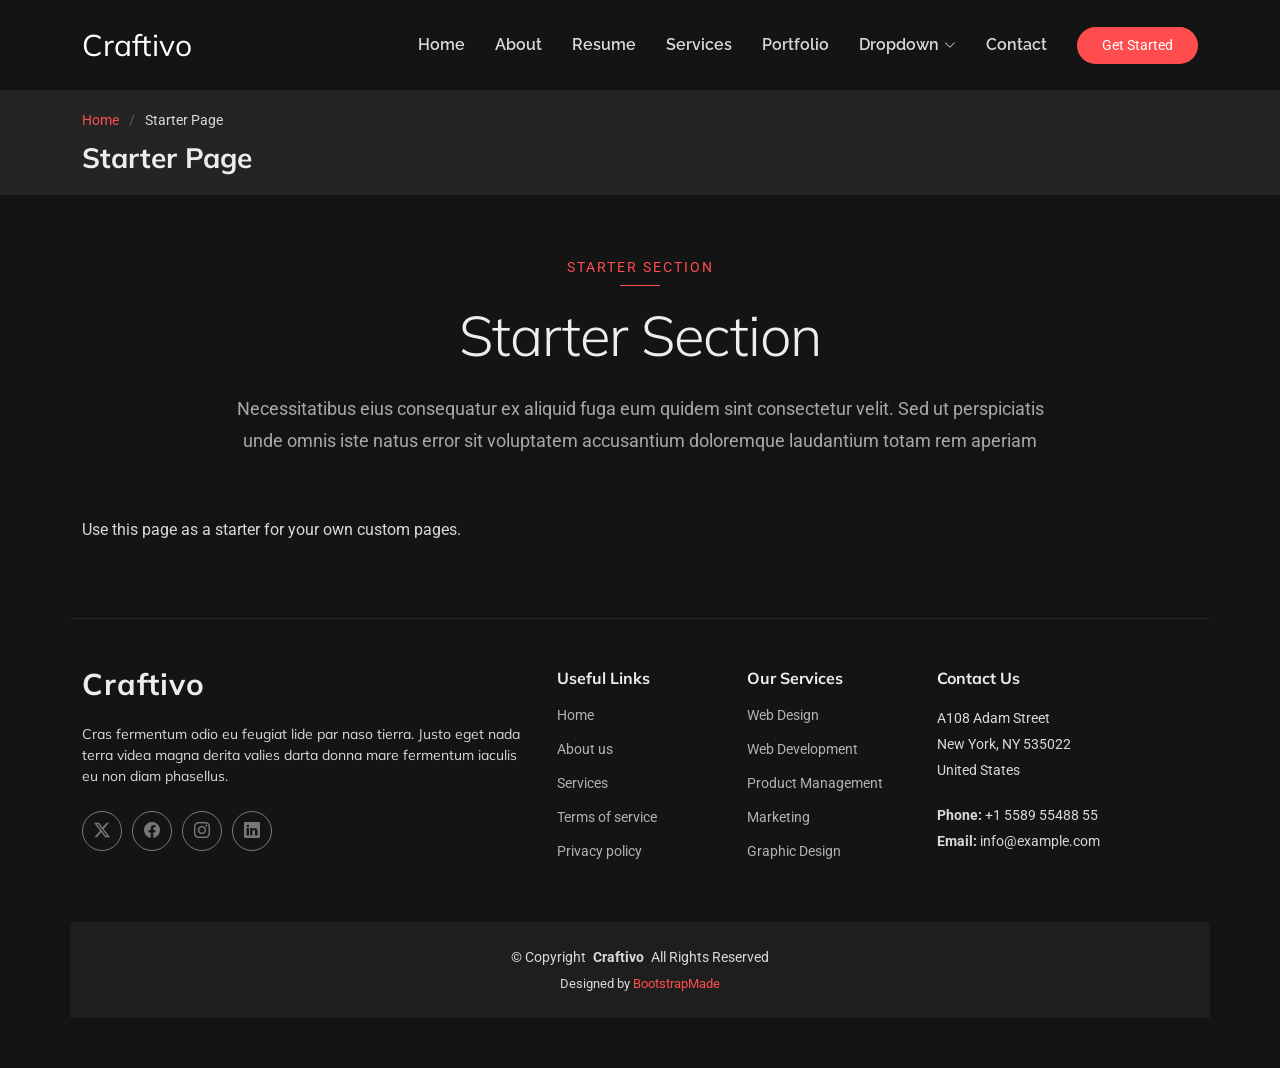
<file: Craftivo/starter-page.html>
<!DOCTYPE html>
<html lang="en">

<head>
  <meta charset="utf-8">
  <meta content="width=device-width, initial-scale=1.0" name="viewport">
  <title>Starter Page - Craftivo Bootstrap Template</title>
  <meta name="description" content="">
  <meta name="keywords" content="">

  <!-- Favicons -->
  <link href="assets/img/favicon.png" rel="icon">
  <link href="assets/img/apple-touch-icon.png" rel="apple-touch-icon">

  <!-- Fonts -->
  <link href="https://fonts.googleapis.com" rel="preconnect">
  <link href="https://fonts.gstatic.com" rel="preconnect" crossorigin>
  <link href="https://fonts.googleapis.com/css2?family=Roboto:ital,wght@0,100;0,300;0,400;0,500;0,700;0,900;1,100;1,300;1,400;1,500;1,700;1,900&family=Raleway:ital,wght@0,100;0,200;0,300;0,400;0,500;0,600;0,700;0,800;0,900;1,100;1,200;1,300;1,400;1,500;1,600;1,700;1,800;1,900&family=Mulish:ital,wght@0,200;0,300;0,400;0,500;0,600;0,700;0,800;0,900;1,200;1,300;1,400;1,500;1,600;1,700;1,800;1,900&display=swap" rel="stylesheet">

  <!-- Vendor CSS Files -->
  <link href="assets/vendor/bootstrap/css/bootstrap.min.css" rel="stylesheet">
  <link href="assets/vendor/bootstrap-icons/bootstrap-icons.css" rel="stylesheet">
  <link href="assets/vendor/aos/aos.css" rel="stylesheet">
  <link href="assets/vendor/glightbox/css/glightbox.min.css" rel="stylesheet">
  <link href="assets/vendor/swiper/swiper-bundle.min.css" rel="stylesheet">

  <!-- Main CSS File -->
  <link href="assets/css/main.css" rel="stylesheet">

  <!-- =======================================================
  * Template Name: Craftivo
  * Template URL: https://bootstrapmade.com/craftivo-bootstrap-portfolio-template/
  * Updated: Oct 04 2025 with Bootstrap v5.3.8
  * Author: BootstrapMade.com
  * License: https://bootstrapmade.com/license/
  ======================================================== -->
</head>

<body class="starter-page-page">

  <header id="header" class="header d-flex align-items-center sticky-top">
    <div class="container-fluid container-xl position-relative d-flex align-items-center">

      <a href="index.html" class="logo d-flex align-items-center me-auto">
        <!-- Uncomment the line below if you also wish to use an image logo -->
        <!-- <img src="assets/img/logo.webp" alt=""> -->
        <h1 class="sitename">Craftivo</h1>
      </a>

      <nav id="navmenu" class="navmenu">
        <ul>
          <li><a href="#hero">Home</a></li>
          <li><a href="#about">About</a></li>
          <li><a href="#resume">Resume</a></li>
          <li><a href="#services">Services</a></li>
          <li><a href="#portfolio">Portfolio</a></li>
          <li class="dropdown"><a href="#"><span>Dropdown</span> <i class="bi bi-chevron-down toggle-dropdown"></i></a>
            <ul>
              <li><a href="#">Dropdown 1</a></li>
              <li class="dropdown"><a href="#"><span>Deep Dropdown</span> <i class="bi bi-chevron-down toggle-dropdown"></i></a>
                <ul>
                  <li><a href="#">Deep Dropdown 1</a></li>
                  <li><a href="#">Deep Dropdown 2</a></li>
                  <li><a href="#">Deep Dropdown 3</a></li>
                  <li><a href="#">Deep Dropdown 4</a></li>
                  <li><a href="#">Deep Dropdown 5</a></li>
                </ul>
              </li>
              <li><a href="#">Dropdown 2</a></li>
              <li><a href="#">Dropdown 3</a></li>
              <li><a href="#">Dropdown 4</a></li>
            </ul>
          </li>
          <li><a href="#contact">Contact</a></li>
        </ul>
        <i class="mobile-nav-toggle d-xl-none bi bi-list"></i>
      </nav>

      <a class="btn-getstarted" href="#about">Get Started</a>

    </div>
  </header>

  <main class="main">

    <!-- Page Title -->
    <div class="page-title light-background">
      <div class="container">
        <nav class="breadcrumbs">
          <ol>
            <li><a href="index.html">Home</a></li>
            <li class="current">Starter Page</li>
          </ol>
        </nav>
        <h1>Starter Page</h1>
      </div>
    </div><!-- End Page Title -->

    <!-- Starter Section Section -->
    <section id="starter-section" class="starter-section section">

      <!-- Section Title -->
      <div class="container section-title" data-aos="fade-up">
        <span class="subtitle">Starter Section</span>
        <h2>Starter Section</h2>
        <p>Necessitatibus eius consequatur ex aliquid fuga eum quidem sint consectetur velit. Sed ut perspiciatis unde omnis iste natus error sit voluptatem accusantium doloremque laudantium totam rem aperiam</p>
      </div><!-- End Section Title -->

      <div class="container" data-aos="fade-up">
        <p>Use this page as a starter for your own custom pages.</p>
      </div>

    </section><!-- /Starter Section Section -->

  </main>

  <footer id="footer" class="footer">

    <div class="container footer-top">
      <div class="row gy-4">
        <div class="col-lg-5 col-md-12 footer-about">
          <a href="index.html" class="logo d-flex align-items-center">
            <span class="sitename">Craftivo</span>
          </a>
          <p>Cras fermentum odio eu feugiat lide par naso tierra. Justo eget nada terra videa magna derita valies darta donna mare fermentum iaculis eu non diam phasellus.</p>
          <div class="social-links d-flex mt-4">
            <a href=""><i class="bi bi-twitter-x"></i></a>
            <a href=""><i class="bi bi-facebook"></i></a>
            <a href=""><i class="bi bi-instagram"></i></a>
            <a href=""><i class="bi bi-linkedin"></i></a>
          </div>
        </div>

        <div class="col-lg-2 col-6 footer-links">
          <h4>Useful Links</h4>
          <ul>
            <li><a href="#">Home</a></li>
            <li><a href="#">About us</a></li>
            <li><a href="#">Services</a></li>
            <li><a href="#">Terms of service</a></li>
            <li><a href="#">Privacy policy</a></li>
          </ul>
        </div>

        <div class="col-lg-2 col-6 footer-links">
          <h4>Our Services</h4>
          <ul>
            <li><a href="#">Web Design</a></li>
            <li><a href="#">Web Development</a></li>
            <li><a href="#">Product Management</a></li>
            <li><a href="#">Marketing</a></li>
            <li><a href="#">Graphic Design</a></li>
          </ul>
        </div>

        <div class="col-lg-3 col-md-12 footer-contact text-center text-md-start">
          <h4>Contact Us</h4>
          <p>A108 Adam Street</p>
          <p>New York, NY 535022</p>
          <p>United States</p>
          <p class="mt-4"><strong>Phone:</strong> <span>+1 5589 55488 55</span></p>
          <p><strong>Email:</strong> <span>info@example.com</span></p>
        </div>

      </div>
    </div>

    <div class="container copyright text-center mt-4">
      <p>© <span>Copyright</span> <strong class="px-1 sitename">Craftivo</strong> <span>All Rights Reserved</span></p>
      <div class="credits">
        <!-- All the links in the footer should remain intact. -->
        <!-- You can delete the links only if you've purchased the pro version. -->
        <!-- Licensing information: https://bootstrapmade.com/license/ -->
        <!-- Purchase the pro version with working PHP/AJAX contact form: [buy-url] -->
        Designed by <a href="https://bootstrapmade.com/">BootstrapMade</a>
      </div>
    </div>

  </footer>

  <!-- Scroll Top -->
  <a href="#" id="scroll-top" class="scroll-top d-flex align-items-center justify-content-center"><i class="bi bi-arrow-up-short"></i></a>

  <!-- Preloader -->
  <div id="preloader"></div>

  <!-- Vendor JS Files -->
  <script src="assets/vendor/bootstrap/js/bootstrap.bundle.min.js"></script>
  <script src="assets/vendor/php-email-form/validate.js"></script>
  <script src="assets/vendor/aos/aos.js"></script>
  <script src="assets/vendor/typed.js/typed.umd.js"></script>
  <script src="assets/vendor/waypoints/noframework.waypoints.js"></script>
  <script src="assets/vendor/glightbox/js/glightbox.min.js"></script>
  <script src="assets/vendor/imagesloaded/imagesloaded.pkgd.min.js"></script>
  <script src="assets/vendor/isotope-layout/isotope.pkgd.min.js"></script>
  <script src="assets/vendor/swiper/swiper-bundle.min.js"></script>

  <!-- Main JS File -->
  <script src="assets/js/main.js"></script>

</body>

</html>
</file>
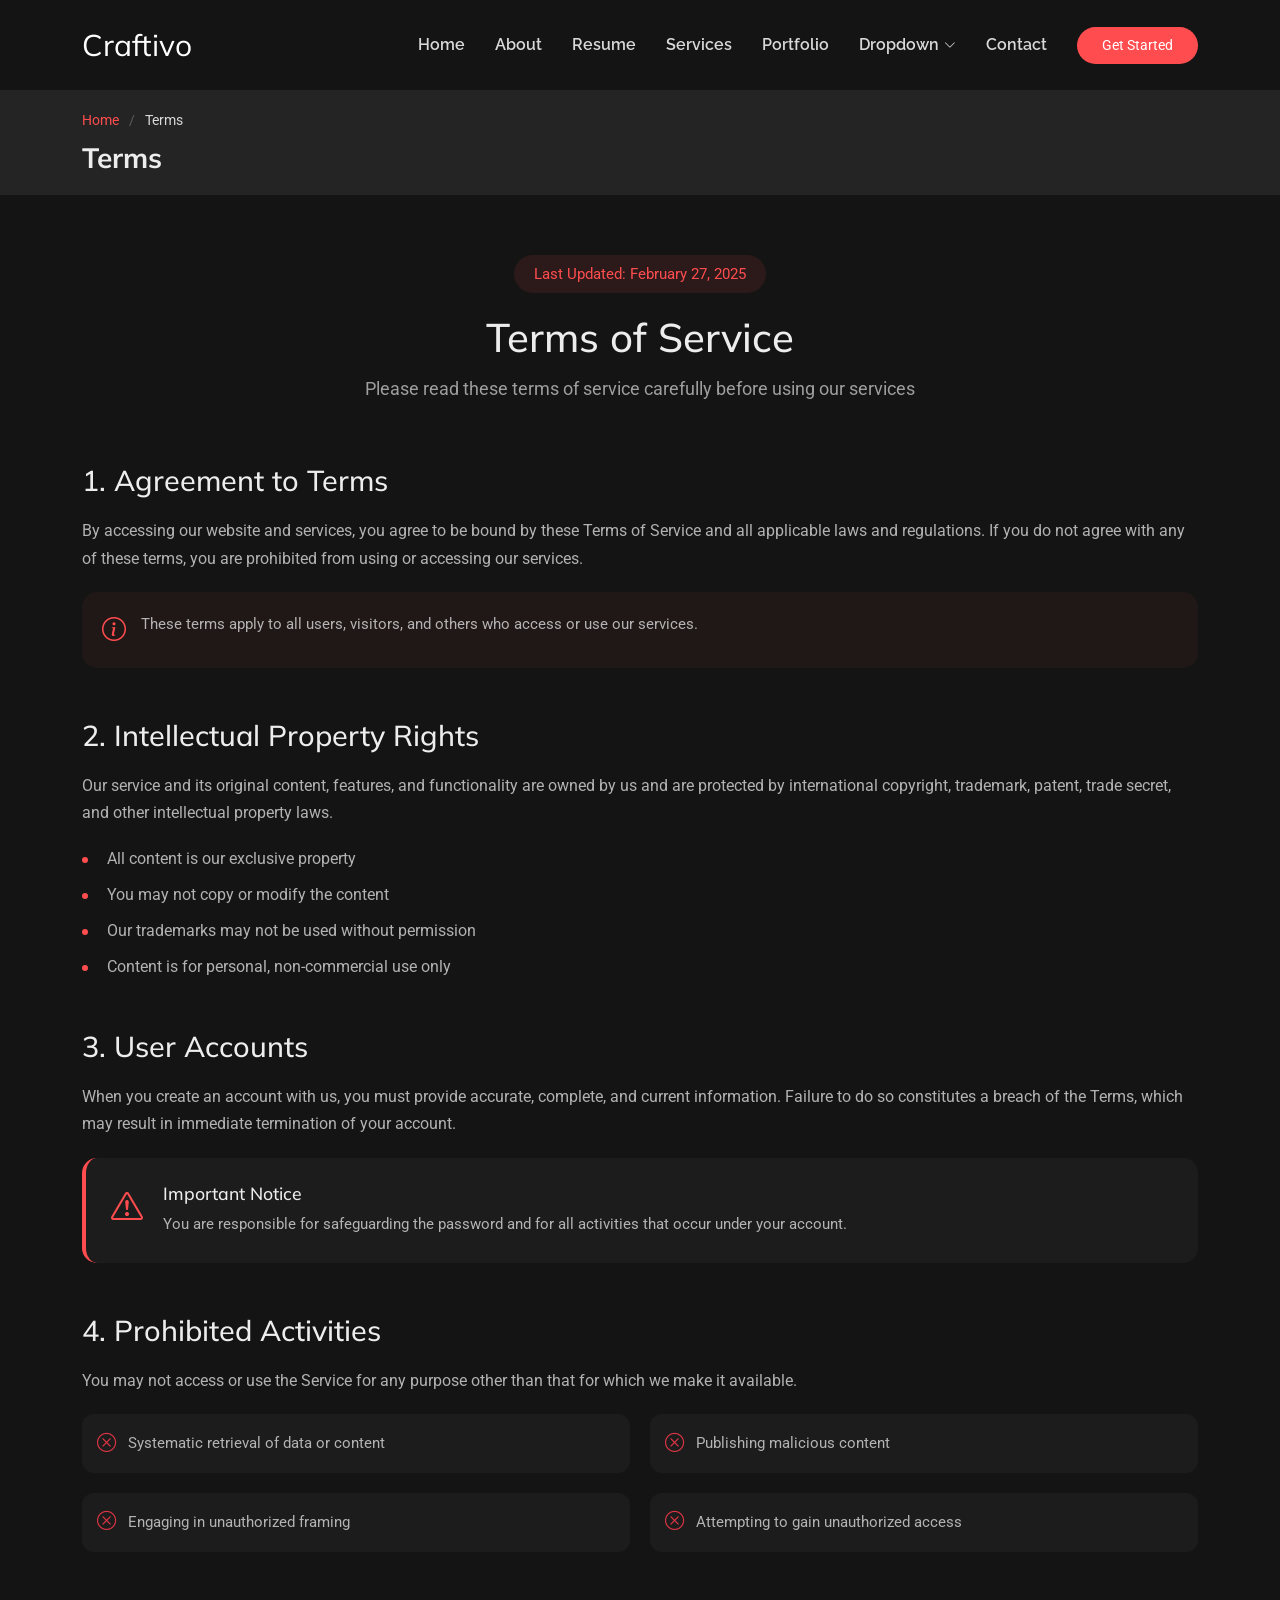
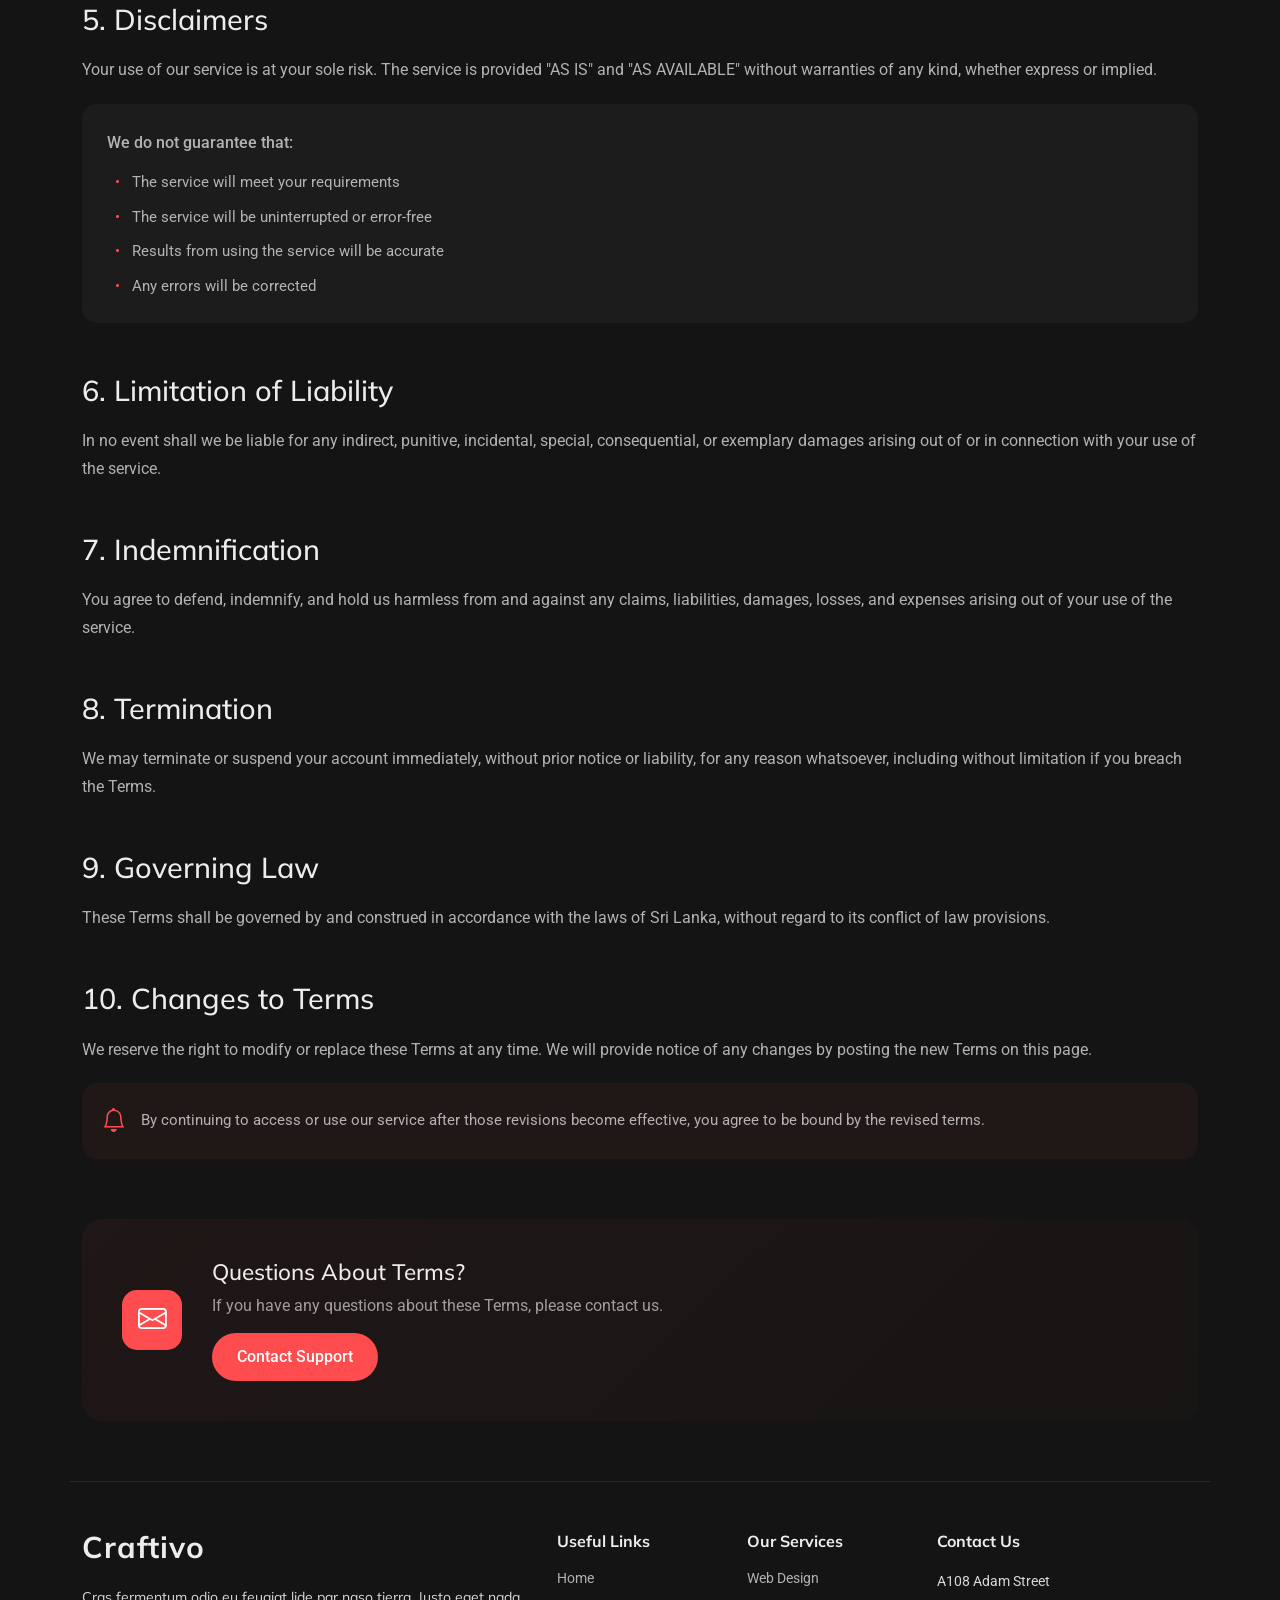
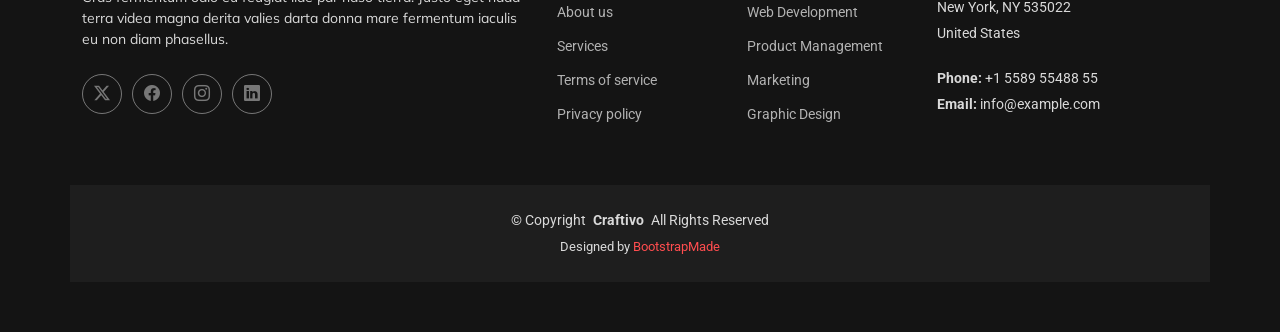
<file: Craftivo/terms.html>
<!DOCTYPE html>
<html lang="en">

<head>
  <meta charset="utf-8">
  <meta content="width=device-width, initial-scale=1.0" name="viewport">
  <title>Terms - Craftivo Bootstrap Template</title>
  <meta name="description" content="">
  <meta name="keywords" content="">

  <!-- Favicons -->
  <link href="assets/img/favicon.png" rel="icon">
  <link href="assets/img/apple-touch-icon.png" rel="apple-touch-icon">

  <!-- Fonts -->
  <link href="https://fonts.googleapis.com" rel="preconnect">
  <link href="https://fonts.gstatic.com" rel="preconnect" crossorigin>
  <link href="https://fonts.googleapis.com/css2?family=Roboto:ital,wght@0,100;0,300;0,400;0,500;0,700;0,900;1,100;1,300;1,400;1,500;1,700;1,900&family=Raleway:ital,wght@0,100;0,200;0,300;0,400;0,500;0,600;0,700;0,800;0,900;1,100;1,200;1,300;1,400;1,500;1,600;1,700;1,800;1,900&family=Mulish:ital,wght@0,200;0,300;0,400;0,500;0,600;0,700;0,800;0,900;1,200;1,300;1,400;1,500;1,600;1,700;1,800;1,900&display=swap" rel="stylesheet">

  <!-- Vendor CSS Files -->
  <link href="assets/vendor/bootstrap/css/bootstrap.min.css" rel="stylesheet">
  <link href="assets/vendor/bootstrap-icons/bootstrap-icons.css" rel="stylesheet">
  <link href="assets/vendor/aos/aos.css" rel="stylesheet">
  <link href="assets/vendor/glightbox/css/glightbox.min.css" rel="stylesheet">
  <link href="assets/vendor/swiper/swiper-bundle.min.css" rel="stylesheet">

  <!-- Main CSS File -->
  <link href="assets/css/main.css" rel="stylesheet">

  <!-- =======================================================
  * Template Name: Craftivo
  * Template URL: https://bootstrapmade.com/craftivo-bootstrap-portfolio-template/
  * Updated: Oct 04 2025 with Bootstrap v5.3.8
  * Author: BootstrapMade.com
  * License: https://bootstrapmade.com/license/
  ======================================================== -->
</head>

<body class="terms-page">

  <header id="header" class="header d-flex align-items-center sticky-top">
    <div class="container-fluid container-xl position-relative d-flex align-items-center">

      <a href="index.html" class="logo d-flex align-items-center me-auto">
        <!-- Uncomment the line below if you also wish to use an image logo -->
        <!-- <img src="assets/img/logo.webp" alt=""> -->
        <h1 class="sitename">Craftivo</h1>
      </a>

      <nav id="navmenu" class="navmenu">
        <ul>
          <li><a href="#hero">Home</a></li>
          <li><a href="#about">About</a></li>
          <li><a href="#resume">Resume</a></li>
          <li><a href="#services">Services</a></li>
          <li><a href="#portfolio">Portfolio</a></li>
          <li class="dropdown"><a href="#"><span>Dropdown</span> <i class="bi bi-chevron-down toggle-dropdown"></i></a>
            <ul>
              <li><a href="#">Dropdown 1</a></li>
              <li class="dropdown"><a href="#"><span>Deep Dropdown</span> <i class="bi bi-chevron-down toggle-dropdown"></i></a>
                <ul>
                  <li><a href="#">Deep Dropdown 1</a></li>
                  <li><a href="#">Deep Dropdown 2</a></li>
                  <li><a href="#">Deep Dropdown 3</a></li>
                  <li><a href="#">Deep Dropdown 4</a></li>
                  <li><a href="#">Deep Dropdown 5</a></li>
                </ul>
              </li>
              <li><a href="#">Dropdown 2</a></li>
              <li><a href="#">Dropdown 3</a></li>
              <li><a href="#">Dropdown 4</a></li>
            </ul>
          </li>
          <li><a href="#contact">Contact</a></li>
        </ul>
        <i class="mobile-nav-toggle d-xl-none bi bi-list"></i>
      </nav>

      <a class="btn-getstarted" href="#about">Get Started</a>

    </div>
  </header>

  <main class="main">

    <!-- Page Title -->
    <div class="page-title light-background">
      <div class="container">
        <nav class="breadcrumbs">
          <ol>
            <li><a href="index.html">Home</a></li>
            <li class="current">Terms</li>
          </ol>
        </nav>
        <h1>Terms</h1>
      </div>
    </div><!-- End Page Title -->

    <!-- Terms Of Service Section -->
    <section id="terms-of-service" class="terms-of-service section">

      <div class="container" data-aos="fade-up">
        <!-- Page Header -->
        <div class="tos-header text-center" data-aos="fade-up">
          <span class="last-updated">Last Updated: February 27, 2025</span>
          <h2>Terms of Service</h2>
          <p>Please read these terms of service carefully before using our services</p>
        </div>

        <!-- Content -->
        <div class="tos-content" data-aos="fade-up" data-aos-delay="200">
          <!-- Agreement Section -->
          <div id="agreement" class="content-section">
            <h3>1. Agreement to Terms</h3>
            <p>By accessing our website and services, you agree to be bound by these Terms of Service and all applicable laws and regulations. If you do not agree with any of these terms, you are prohibited from using or accessing our services.</p>
            <div class="info-box">
              <i class="bi bi-info-circle"></i>
              <p>These terms apply to all users, visitors, and others who access or use our services.</p>
            </div>
          </div>

          <!-- Intellectual Property -->
          <div id="intellectual-property" class="content-section">
            <h3>2. Intellectual Property Rights</h3>
            <p>Our service and its original content, features, and functionality are owned by us and are protected by international copyright, trademark, patent, trade secret, and other intellectual property laws.</p>
            <ul class="list-items">
              <li>All content is our exclusive property</li>
              <li>You may not copy or modify the content</li>
              <li>Our trademarks may not be used without permission</li>
              <li>Content is for personal, non-commercial use only</li>
            </ul>
          </div>

          <!-- User Accounts -->
          <div id="user-accounts" class="content-section">
            <h3>3. User Accounts</h3>
            <p>When you create an account with us, you must provide accurate, complete, and current information. Failure to do so constitutes a breach of the Terms, which may result in immediate termination of your account.</p>
            <div class="alert-box">
              <i class="bi bi-exclamation-triangle"></i>
              <div class="alert-content">
                <h5>Important Notice</h5>
                <p>You are responsible for safeguarding the password and for all activities that occur under your account.</p>
              </div>
            </div>
          </div>

          <!-- Prohibited Activities -->
          <div id="prohibited" class="content-section">
            <h3>4. Prohibited Activities</h3>
            <p>You may not access or use the Service for any purpose other than that for which we make it available.</p>
            <div class="prohibited-list">
              <div class="prohibited-item">
                <i class="bi bi-x-circle"></i>
                <span>Systematic retrieval of data or content</span>
              </div>
              <div class="prohibited-item">
                <i class="bi bi-x-circle"></i>
                <span>Publishing malicious content</span>
              </div>
              <div class="prohibited-item">
                <i class="bi bi-x-circle"></i>
                <span>Engaging in unauthorized framing</span>
              </div>
              <div class="prohibited-item">
                <i class="bi bi-x-circle"></i>
                <span>Attempting to gain unauthorized access</span>
              </div>
            </div>
          </div>

          <!-- Disclaimers -->
          <div id="disclaimer" class="content-section">
            <h3>5. Disclaimers</h3>
            <p>Your use of our service is at your sole risk. The service is provided "AS IS" and "AS AVAILABLE" without warranties of any kind, whether express or implied.</p>
            <div class="disclaimer-box">
              <p>We do not guarantee that:</p>
              <ul>
                <li>The service will meet your requirements</li>
                <li>The service will be uninterrupted or error-free</li>
                <li>Results from using the service will be accurate</li>
                <li>Any errors will be corrected</li>
              </ul>
            </div>
          </div>

          <!-- Limitation of Liability -->
          <div id="limitation" class="content-section">
            <h3>6. Limitation of Liability</h3>
            <p>In no event shall we be liable for any indirect, punitive, incidental, special, consequential, or exemplary damages arising out of or in connection with your use of the service.</p>
          </div>

          <!-- Indemnification -->
          <div id="indemnification" class="content-section">
            <h3>7. Indemnification</h3>
            <p>You agree to defend, indemnify, and hold us harmless from and against any claims, liabilities, damages, losses, and expenses arising out of your use of the service.</p>
          </div>

          <!-- Termination -->
          <div id="termination" class="content-section">
            <h3>8. Termination</h3>
            <p>We may terminate or suspend your account immediately, without prior notice or liability, for any reason whatsoever, including without limitation if you breach the Terms.</p>
          </div>

          <!-- Governing Law -->
          <div id="governing-law" class="content-section">
            <h3>9. Governing Law</h3>
            <p>These Terms shall be governed by and construed in accordance with the laws of Sri Lanka, without regard to its conflict of law provisions.</p>
          </div>

          <!-- Changes -->
          <div id="changes" class="content-section">
            <h3>10. Changes to Terms</h3>
            <p>We reserve the right to modify or replace these Terms at any time. We will provide notice of any changes by posting the new Terms on this page.</p>
            <div class="notice-box">
              <i class="bi bi-bell"></i>
              <p>By continuing to access or use our service after those revisions become effective, you agree to be bound by the revised terms.</p>
            </div>
          </div>
        </div>

        <!-- Contact Section -->
        <div class="tos-contact" data-aos="fade-up" data-aos-delay="300">
          <div class="contact-box">
            <div class="contact-icon">
              <i class="bi bi-envelope"></i>
            </div>
            <div class="contact-content">
              <h4>Questions About Terms?</h4>
              <p>If you have any questions about these Terms, please contact us.</p>
              <a href="#" class="contact-link">Contact Support</a>
            </div>
          </div>
        </div>
      </div>

    </section><!-- /Terms Of Service Section -->

  </main>

  <footer id="footer" class="footer">

    <div class="container footer-top">
      <div class="row gy-4">
        <div class="col-lg-5 col-md-12 footer-about">
          <a href="index.html" class="logo d-flex align-items-center">
            <span class="sitename">Craftivo</span>
          </a>
          <p>Cras fermentum odio eu feugiat lide par naso tierra. Justo eget nada terra videa magna derita valies darta donna mare fermentum iaculis eu non diam phasellus.</p>
          <div class="social-links d-flex mt-4">
            <a href=""><i class="bi bi-twitter-x"></i></a>
            <a href=""><i class="bi bi-facebook"></i></a>
            <a href=""><i class="bi bi-instagram"></i></a>
            <a href=""><i class="bi bi-linkedin"></i></a>
          </div>
        </div>

        <div class="col-lg-2 col-6 footer-links">
          <h4>Useful Links</h4>
          <ul>
            <li><a href="#">Home</a></li>
            <li><a href="#">About us</a></li>
            <li><a href="#">Services</a></li>
            <li><a href="#">Terms of service</a></li>
            <li><a href="#">Privacy policy</a></li>
          </ul>
        </div>

        <div class="col-lg-2 col-6 footer-links">
          <h4>Our Services</h4>
          <ul>
            <li><a href="#">Web Design</a></li>
            <li><a href="#">Web Development</a></li>
            <li><a href="#">Product Management</a></li>
            <li><a href="#">Marketing</a></li>
            <li><a href="#">Graphic Design</a></li>
          </ul>
        </div>

        <div class="col-lg-3 col-md-12 footer-contact text-center text-md-start">
          <h4>Contact Us</h4>
          <p>A108 Adam Street</p>
          <p>New York, NY 535022</p>
          <p>United States</p>
          <p class="mt-4"><strong>Phone:</strong> <span>+1 5589 55488 55</span></p>
          <p><strong>Email:</strong> <span>info@example.com</span></p>
        </div>

      </div>
    </div>

    <div class="container copyright text-center mt-4">
      <p>© <span>Copyright</span> <strong class="px-1 sitename">Craftivo</strong> <span>All Rights Reserved</span></p>
      <div class="credits">
        <!-- All the links in the footer should remain intact. -->
        <!-- You can delete the links only if you've purchased the pro version. -->
        <!-- Licensing information: https://bootstrapmade.com/license/ -->
        <!-- Purchase the pro version with working PHP/AJAX contact form: [buy-url] -->
        Designed by <a href="https://bootstrapmade.com/">BootstrapMade</a>
      </div>
    </div>

  </footer>

  <!-- Scroll Top -->
  <a href="#" id="scroll-top" class="scroll-top d-flex align-items-center justify-content-center"><i class="bi bi-arrow-up-short"></i></a>

  <!-- Preloader -->
  <div id="preloader"></div>

  <!-- Vendor JS Files -->
  <script src="assets/vendor/bootstrap/js/bootstrap.bundle.min.js"></script>
  <script src="assets/vendor/php-email-form/validate.js"></script>
  <script src="assets/vendor/aos/aos.js"></script>
  <script src="assets/vendor/typed.js/typed.umd.js"></script>
  <script src="assets/vendor/waypoints/noframework.waypoints.js"></script>
  <script src="assets/vendor/glightbox/js/glightbox.min.js"></script>
  <script src="assets/vendor/imagesloaded/imagesloaded.pkgd.min.js"></script>
  <script src="assets/vendor/isotope-layout/isotope.pkgd.min.js"></script>
  <script src="assets/vendor/swiper/swiper-bundle.min.js"></script>

  <!-- Main JS File -->
  <script src="assets/js/main.js"></script>

</body>

</html>
</file>
<file: assets/css/main.css>
@charset "UTF-8";

/*--------------------------------------------------------------
# Font & Color Variables
--------------------------------------------------------------*/
/* Fonts */
:root {
  --default-font: "Inter", system-ui, -apple-system, sans-serif;
  --heading-font: "Space Grotesk", sans-serif;
  --nav-font: "Inter", sans-serif;
}

/* Global Colors - Deep Space Background with Premium Red Accent */
:root { 
  --background-color: #0b0c10; /* Deep space background */
  --default-color: #c5c6c7; /* Soft grey text */
  --heading-color: #ffffff; /* Crisp white headings */
  --accent-color: #ff4d4f; /* Vibrant Red */
  --accent-secondary: #cc0000; /* Darker Red for gradients */
  --surface-color: rgba(31, 40, 51, 0.4); /* Glassmorphism surface */
  --surface-border: rgba(255, 77, 79, 0.15); /* Subtle reddish glass borders */
  --contrast-color: #ffffff; /* White text on red elements */
}

/* Nav Menu Colors - The following color variables are used specifically for the navigation menu. They are separate from the global colors to allow for more customization options */
:root {
  --nav-color: #c5c6c7;  /* The default color of the main navmenu links */
  --nav-hover-color: #ff4d4f; /* Applied to main navmenu links when they are hovered over or active */
  --nav-mobile-background-color: rgba(11, 12, 16, 0.95); /* Used as the background color for mobile navigation menu with blur */
  --nav-dropdown-background-color: rgba(31, 40, 51, 0.95); /* Used as the background color for dropdown items */
  --nav-dropdown-color: #c5c6c7; /* Used for navigation links of the dropdown items in the navigation menu. */
  --nav-dropdown-hover-color: #ff4d4f; /* Similar to --nav-hover-color, this color is applied to dropdown navigation links when they are hovered over. */
}

/* Color Presets - These classes override global colors when applied to any section or element, providing reuse of the sam color scheme. */

.light-background {
  --background-color: rgba(41, 41, 41, 0.8);
  --surface-color: #484848;
}

.dark-background {
  --background-color: #060606;
  --default-color: #ffffff;
  --heading-color: #ffffff;
  --surface-color: #252525;
  --contrast-color: #ffffff;
}

/* Smooth scroll */
:root {
  scroll-behavior: smooth;
}

/*--------------------------------------------------------------
# General Styling & Shared Classes
--------------------------------------------------------------*/
body {
  color: var(--default-color);
  background-color: var(--background-color);
  font-family: var(--default-font);
}

a {
  color: var(--accent-color);
  text-decoration: none;
  transition: 0.3s;
}

a:hover {
  color: color-mix(in srgb, var(--accent-color), transparent 25%);
  text-decoration: none;
}

h1,
h2,
h3,
h4,
h5,
h6 {
  color: var(--heading-color);
  font-family: var(--heading-font);
}

/* PHP Email Form Messages
------------------------------*/
.php-email-form .error-message {
  display: none;
  background: #df1529;
  color: #ffffff;
  text-align: left;
  padding: 15px;
  margin-bottom: 24px;
  font-weight: 600;
}

.php-email-form .sent-message {
  display: none;
  color: #ffffff;
  background: #059652;
  text-align: center;
  padding: 15px;
  margin-bottom: 24px;
  font-weight: 600;
}

.php-email-form .loading {
  display: none;
  background: var(--surface-color);
  text-align: center;
  padding: 15px;
  margin-bottom: 24px;
}

.php-email-form .loading:before {
  content: "";
  display: inline-block;
  border-radius: 50%;
  width: 24px;
  height: 24px;
  margin: 0 10px -6px 0;
  border: 3px solid var(--accent-color);
  border-top-color: var(--surface-color);
  animation: php-email-form-loading 1s linear infinite;
}

@keyframes php-email-form-loading {
  0% {
    transform: rotate(0deg);
  }

  100% {
    transform: rotate(360deg);
  }
}

/*--------------------------------------------------------------
# Global Header
--------------------------------------------------------------*/
.header {
  --heading-color: #ffffff;
  color: var(--default-color);
  background-color: var(--background-color);
  padding: 15px 0;
  transition: all 0.5s;
  z-index: 997;
}

.header .logo {
  line-height: 1;
}

.header .logo img {
  max-height: 36px;
  margin-right: 8px;
}

.header .logo h1 {
  font-size: 30px;
  margin: 0;
  font-weight: 400;
  color: var(--heading-color);
}

.header .btn-getstarted,
.header .btn-getstarted:focus {
  color: var(--contrast-color);
  background: var(--accent-color);
  font-size: 14px;
  padding: 8px 25px;
  margin: 0 0 0 30px;
  border-radius: 50px;
  transition: 0.3s;
}

.header .btn-getstarted:hover,
.header .btn-getstarted:focus:hover {
  color: var(--contrast-color);
  background: color-mix(in srgb, var(--accent-color), transparent 15%);
}

@media (max-width: 1200px) {
  .header .logo {
    order: 1;
  }

  .header .btn-getstarted {
    order: 2;
    margin: 0 15px 0 0;
    padding: 6px 15px;
  }

  .header .navmenu {
    order: 3;
  }
}

.scrolled .header {
  box-shadow: 0px 0 18px rgba(0, 0, 0, 0.1);
}

/* Global Header on Scroll
------------------------------*/
.scrolled .header {
  --background-color: rgba(20, 20, 20, 0.8);
}

/* Index Page Header
------------------------------*/
.index-page .header {
  --background-color: rgba(255, 255, 255, 0);
}

/* Index Page Header on Scroll
------------------------------*/
.index-page.scrolled .header {
  --background-color: rgba(20, 20, 20, 0.8);
}

/*--------------------------------------------------------------
# Navigation Menu
--------------------------------------------------------------*/
/* Navmenu - Desktop */
@media (min-width: 1200px) {
  .navmenu {
    padding: 0;
  }

  .navmenu ul {
    margin: 0;
    padding: 0;
    display: flex;
    list-style: none;
    align-items: center;
  }

  .navmenu li {
    position: relative;
  }

  .navmenu a,
  .navmenu a:focus {
    color: var(--nav-color);
    padding: 18px 15px;
    font-size: 16px;
    font-family: var(--nav-font);
    font-weight: 600;
    display: flex;
    align-items: center;
    justify-content: space-between;
    white-space: nowrap;
    transition: 0.3s;
  }

  .navmenu a i,
  .navmenu a:focus i {
    font-size: 12px;
    line-height: 0;
    margin-left: 5px;
    transition: 0.3s;
  }

  .navmenu li:last-child a {
    padding-right: 0;
  }

  .navmenu li:hover>a,
  .navmenu .active,
  .navmenu .active:focus {
    color: var(--nav-hover-color);
  }

  .navmenu .dropdown ul {
    margin: 0;
    padding: 10px 0;
    background: var(--nav-dropdown-background-color);
    display: block;
    position: absolute;
    visibility: hidden;
    left: 14px;
    top: 130%;
    opacity: 0;
    transition: 0.3s;
    border-radius: 4px;
    z-index: 99;
    box-shadow: 0px 0px 30px rgba(0, 0, 0, 0.1);
  }

  .navmenu .dropdown ul li {
    min-width: 200px;
  }

  .navmenu .dropdown ul a {
    padding: 10px 20px;
    font-size: 15px;
    text-transform: none;
    color: var(--nav-dropdown-color);
  }

  .navmenu .dropdown ul a i {
    font-size: 12px;
  }

  .navmenu .dropdown ul a:hover,
  .navmenu .dropdown ul .active:hover,
  .navmenu .dropdown ul li:hover>a {
    color: var(--nav-dropdown-hover-color);
  }

  .navmenu .dropdown:hover>ul {
    opacity: 1;
    top: 100%;
    visibility: visible;
  }

  .navmenu .dropdown .dropdown ul {
    top: 0;
    left: -90%;
    visibility: hidden;
  }

  .navmenu .dropdown .dropdown:hover>ul {
    opacity: 1;
    top: 0;
    left: -100%;
    visibility: visible;
  }
}

/* Navmenu - Mobile */
@media (max-width: 1199px) {
  .mobile-nav-toggle {
    color: var(--nav-color);
    font-size: 28px;
    line-height: 0;
    margin-right: 10px;
    cursor: pointer;
    transition: color 0.3s;
  }

  .navmenu {
    padding: 0;
    z-index: 9997;
  }

  .navmenu ul {
    display: none;
    list-style: none;
    position: absolute;
    inset: 60px 20px 20px 20px;
    padding: 10px 0;
    margin: 0;
    border-radius: 6px;
    background-color: var(--nav-mobile-background-color);
    overflow-y: auto;
    transition: 0.3s;
    z-index: 9998;
    box-shadow: 0px 0px 30px rgba(0, 0, 0, 0.1);
  }

  .navmenu a,
  .navmenu a:focus {
    color: var(--nav-dropdown-color);
    padding: 10px 20px;
    font-family: var(--nav-font);
    font-size: 17px;
    font-weight: 500;
    display: flex;
    align-items: center;
    justify-content: space-between;
    white-space: nowrap;
    transition: 0.3s;
  }

  .navmenu a i,
  .navmenu a:focus i {
    font-size: 12px;
    line-height: 0;
    margin-left: 5px;
    width: 30px;
    height: 30px;
    display: flex;
    align-items: center;
    justify-content: center;
    border-radius: 50%;
    transition: 0.3s;
    background-color: color-mix(in srgb, var(--accent-color), transparent 90%);
  }

  .navmenu a i:hover,
  .navmenu a:focus i:hover {
    background-color: var(--accent-color);
    color: var(--contrast-color);
  }

  .navmenu a:hover,
  .navmenu .active,
  .navmenu .active:focus {
    color: var(--nav-dropdown-hover-color);
  }

  .navmenu .active i,
  .navmenu .active:focus i {
    background-color: var(--accent-color);
    color: var(--contrast-color);
    transform: rotate(180deg);
  }

  .navmenu .dropdown ul {
    position: static;
    display: none;
    z-index: 99;
    padding: 10px 0;
    margin: 10px 20px;
    background-color: var(--nav-dropdown-background-color);
    border: 1px solid color-mix(in srgb, var(--default-color), transparent 90%);
    box-shadow: none;
    transition: all 0.5s ease-in-out;
  }

  .navmenu .dropdown ul ul {
    background-color: rgba(33, 37, 41, 0.1);
  }

  .navmenu .dropdown>.dropdown-active {
    display: block;
    background-color: rgba(33, 37, 41, 0.03);
  }

  .mobile-nav-active {
    overflow: hidden;
  }

  .mobile-nav-active .mobile-nav-toggle {
    color: #fff;
    position: absolute;
    font-size: 32px;
    top: 15px;
    right: 15px;
    margin-right: 0;
    z-index: 9999;
  }

  .mobile-nav-active .navmenu {
    position: fixed;
    overflow: hidden;
    inset: 0;
    background: rgba(33, 37, 41, 0.8);
    transition: 0.3s;
  }

  .mobile-nav-active .navmenu>ul {
    display: block;
  }
}

/*--------------------------------------------------------------
# Global Footer
--------------------------------------------------------------*/
.footer {
  color: var(--default-color);
  background-color: var(--background-color);
  font-size: 14px;
  padding-bottom: 50px;
  position: relative;
}

.footer .footer-top {
  padding-top: 50px;
  border-top: 1px solid color-mix(in srgb, var(--default-color), transparent 90%);
}

.footer .footer-about .logo {
  line-height: 1;
  margin-bottom: 25px;
}

.footer .footer-about .logo img {
  max-height: 40px;
  margin-right: 6px;
}

.footer .footer-about .logo span {
  color: var(--heading-color);
  font-size: 30px;
  font-weight: 700;
  letter-spacing: 1px;
  font-family: var(--heading-font);
}

.footer .footer-about p {
  font-size: 14px;
  font-family: var(--heading-font);
}

.footer .social-links a {
  display: flex;
  align-items: center;
  justify-content: center;
  width: 40px;
  height: 40px;
  border-radius: 50%;
  border: 1px solid color-mix(in srgb, var(--default-color), transparent 50%);
  font-size: 16px;
  color: color-mix(in srgb, var(--default-color), transparent 50%);
  margin-right: 10px;
  transition: 0.3s;
}

.footer .social-links a:hover {
  color: var(--accent-color);
  border-color: var(--accent-color);
}

.footer h4 {
  font-size: 16px;
  font-weight: bold;
  position: relative;
  padding-bottom: 12px;
}

.footer .footer-links {
  margin-bottom: 30px;
}

.footer .footer-links ul {
  list-style: none;
  padding: 0;
  margin: 0;
}

.footer .footer-links ul i {
  padding-right: 2px;
  font-size: 12px;
  line-height: 0;
}

.footer .footer-links ul li {
  padding: 10px 0;
  display: flex;
  align-items: center;
}

.footer .footer-links ul li:first-child {
  padding-top: 0;
}

.footer .footer-links ul a {
  color: color-mix(in srgb, var(--default-color), transparent 20%);
  display: inline-block;
  line-height: 1;
}

.footer .footer-links ul a:hover {
  color: var(--accent-color);
}

.footer .footer-contact p {
  margin-bottom: 5px;
}

.footer .copyright {
  padding-top: 25px;
  padding-bottom: 25px;
  background-color: color-mix(in srgb, var(--default-color), transparent 95%);
}

.footer .copyright p {
  margin-bottom: 0;
}

.footer .credits {
  margin-top: 6px;
  font-size: 13px;
}

/*--------------------------------------------------------------
# Preloader
--------------------------------------------------------------*/
#preloader {
  position: fixed;
  inset: 0;
  z-index: 999999;
  overflow: hidden;
  background: var(--background-color);
  transition: all 0.6s ease-out;
}

#preloader:before {
  content: "";
  position: fixed;
  top: calc(50% - 30px);
  left: calc(50% - 30px);
  border: 6px solid #ffffff;
  border-color: var(--accent-color) transparent var(--accent-color) transparent;
  border-radius: 50%;
  width: 60px;
  height: 60px;
  animation: animate-preloader 1.5s linear infinite;
}

@keyframes animate-preloader {
  0% {
    transform: rotate(0deg);
  }

  100% {
    transform: rotate(360deg);
  }
}

/*--------------------------------------------------------------
# Scroll Top Button
--------------------------------------------------------------*/
.scroll-top {
  position: fixed;
  visibility: hidden;
  opacity: 0;
  right: 15px;
  bottom: 15px;
  z-index: 99999;
  background-color: var(--accent-color);
  width: 40px;
  height: 40px;
  border-radius: 4px;
  transition: all 0.4s;
}

.scroll-top i {
  font-size: 24px;
  color: var(--contrast-color);
  line-height: 0;
}

.scroll-top:hover {
  background-color: color-mix(in srgb, var(--accent-color), transparent 20%);
  color: var(--contrast-color);
}

.scroll-top.active {
  visibility: visible;
  opacity: 1;
}

/*--------------------------------------------------------------
# Disable aos animation delay on mobile devices
--------------------------------------------------------------*/
@media screen and (max-width: 768px) {
  [data-aos-delay] {
    transition-delay: 0 !important;
  }
}

/*--------------------------------------------------------------
# Global Page Titles & Breadcrumbs
--------------------------------------------------------------*/
.page-title {
  color: var(--default-color);
  background-color: var(--background-color);
  padding: 20px 0;
  position: relative;
}

.page-title h1 {
  font-size: 28px;
  font-weight: 700;
  margin: 0;
}

.page-title .breadcrumbs ol {
  display: flex;
  flex-wrap: wrap;
  list-style: none;
  padding: 0 0 10px 0;
  margin: 0;
  font-size: 14px;
  font-weight: 400;
}

.page-title .breadcrumbs ol li+li {
  padding-left: 10px;
}

.page-title .breadcrumbs ol li+li::before {
  content: "/";
  display: inline-block;
  padding-right: 10px;
  color: color-mix(in srgb, var(--default-color), transparent 70%);
}

/*--------------------------------------------------------------
# Global Sections
--------------------------------------------------------------*/
section,
.section {
  color: var(--default-color);
  background-color: var(--background-color);
  padding: 60px 0;
  scroll-margin-top: 90px;
  overflow: clip;
}

@media (max-width: 1199px) {

  section,
  .section {
    scroll-margin-top: 66px;
  }
}

/*--------------------------------------------------------------
# Global Section Titles
--------------------------------------------------------------*/
.section-title {
  text-align: center;
  padding-bottom: 60px;
  position: relative;
}

.section-title h2 {
  font-size: 3.5rem;
  font-weight: 300;
  line-height: 1.2;
  color: var(--heading-color);
  margin-bottom: 1.5rem;
  letter-spacing: -1px;
}

@media (max-width: 768px) {
  .section-title h2 {
    font-size: 2.5rem;
  }
}

.section-title .subtitle {
  display: inline-block;
  font-size: 0.875rem;
  font-weight: 400;
  color: var(--accent-color);
  text-transform: uppercase;
  letter-spacing: 2px;
  margin-bottom: 1.5rem;
  position: relative;
}

.section-title .subtitle::after {
  content: "";
  position: absolute;
  bottom: -8px;
  left: 50%;
  transform: translateX(-50%);
  width: 40px;
  height: 1px;
  background: var(--accent-color);
}

.section-title p {
  font-size: 1.125rem;
  line-height: 1.8;
  color: color-mix(in srgb, var(--default-color), transparent 25%);
  max-width: 900px;
  margin: 0 auto;
  text-wrap: balance;
}

/*--------------------------------------------------------------
# Hero Section
--------------------------------------------------------------*/
.hero {
  padding-top: 80px;
  min-height: 100vh;
  position: relative;
  display: flex;
  align-items: center;
  justify-content: center;
  overflow: hidden;
  padding-bottom: 80px;
}

.hero img {
  position: absolute;
  inset: 0;
  display: block;
  width: 100%;
  height: 100%;
  object-fit: cover;
  z-index: 1;
}

.hero:before {
  content: "";
  background: color-mix(in srgb, var(--background-color), transparent 30%);
  position: absolute;
  inset: 0;
  z-index: 2;
  border-radius: 0;
}

.hero .container {
  position: relative;
  z-index: 3;
}

.hero h2 {
  margin: 0;
  font-size: 48px;
  font-weight: 700;
}

.hero p {
  margin: 10px 0 0 0;
  font-size: 24px;
  color: color-mix(in srgb, var(--default-color), transparent 20%);
}

.hero p span {
  color: var(--accent-color);
  letter-spacing: 1px;
  border-bottom: 2px solid var(--accent-color);
}

.hero .social-links {
  margin-top: 30px;
  display: flex;
  justify-content: center;
  gap: 15px;
}

.hero .social-links a {
  display: flex;
  align-items: center;
  justify-content: center;
  width: 50px;
  height: 50px;
  border-radius: 50%;
  background: color-mix(in srgb, var(--default-color), transparent 92%);
  color: var(--default-color);
  font-size: 20px;
  transition: 0.3s;
}

.hero .social-links a:hover {
  background: var(--accent-color);
  color: var(--contrast-color);
  transform: translateY(-3px);
}

@media (max-width: 768px) {
  .hero h2 {
    font-size: 32px;
  }

  .hero p {
    font-size: 20px;
  }
}

/*--------------------------------------------------------------
# About Section
--------------------------------------------------------------*/
.about {
  overflow: hidden;
  position: relative;
}

.about::before {
  content: "";
  position: absolute;
  top: -50%;
  right: -20%;
  width: 800px;
  height: 800px;
  background: radial-gradient(circle, color-mix(in srgb, var(--accent-color), transparent 85%) 0%, transparent 70%);
  border-radius: 50%;
  z-index: 0;
  pointer-events: none;
}

.about .container {
  position: relative;
  z-index: 1;
}

.about .profile-card {
  background: var(--surface-color);
  border-radius: 24px;
  padding: 40px;
  box-shadow: 0 8px 30px rgba(0, 0, 0, 0.08);
  position: sticky;
  top: 100px;
}

.about .profile-card .profile-header {
  text-align: center;
  padding-bottom: 30px;
  border-bottom: 1px solid color-mix(in srgb, var(--default-color), transparent 90%);
}

.about .profile-card .profile-header .profile-avatar {
  width: 140px;
  height: 140px;
  margin: 0 auto 24px;
  position: relative;
  border-radius: 50%;
  padding: 6px;
  background: linear-gradient(135deg, var(--accent-color), color-mix(in srgb, var(--accent-color), #ff6b9d 50%));
}

.about .profile-card .profile-header .profile-avatar img {
  width: 100%;
  height: 100%;
  object-fit: cover;
  border-radius: 50%;
  border: 4px solid var(--surface-color);
}

.about .profile-card .profile-header .profile-avatar .status-indicator {
  position: absolute;
  bottom: 8px;
  right: 8px;
  width: 24px;
  height: 24px;
  background: #10b981;
  border: 4px solid var(--surface-color);
  border-radius: 50%;
  animation: pulse 2s infinite;
}

.about .profile-card .profile-header h3 {
  font-size: 24px;
  font-weight: 700;
  margin-bottom: 8px;
  color: var(--heading-color);
}

.about .profile-card .profile-header .role {
  display: inline-block;
  font-size: 15px;
  color: var(--accent-color);
  font-weight: 500;
  margin-bottom: 16px;
}

.about .profile-card .profile-header .rating {
  display: flex;
  align-items: center;
  justify-content: center;
  gap: 4px;
  margin-top: 12px;
}

.about .profile-card .profile-header .rating i {
  color: #fbbf24;
  font-size: 16px;
}

.about .profile-card .profile-header .rating span {
  margin-left: 8px;
  font-weight: 600;
  color: var(--default-color);
  font-size: 15px;
}

.about .profile-card .profile-stats {
  display: grid;
  grid-template-columns: repeat(3, 1fr);
  gap: 20px;
  padding: 30px 0;
  border-bottom: 1px solid color-mix(in srgb, var(--default-color), transparent 90%);
}

.about .profile-card .profile-stats .stat-item {
  text-align: center;
}

.about .profile-card .profile-stats .stat-item h4 {
  font-size: 28px;
  font-weight: 700;
  color: var(--accent-color);
  margin-bottom: 6px;
}

.about .profile-card .profile-stats .stat-item p {
  font-size: 13px;
  color: color-mix(in srgb, var(--default-color), transparent 30%);
  text-transform: uppercase;
  letter-spacing: 0.5px;
  margin: 0;
}

.about .profile-card .profile-actions {
  display: flex;
  flex-direction: column;
  gap: 12px;
  padding: 30px 0;
  border-bottom: 1px solid color-mix(in srgb, var(--default-color), transparent 90%);
}

.about .profile-card .profile-actions a {
  display: flex;
  align-items: center;
  justify-content: center;
  gap: 10px;
  padding: 14px 24px;
  border-radius: 12px;
  font-weight: 600;
  font-size: 15px;
  text-decoration: none;
  transition: all 0.3s ease;
}

.about .profile-card .profile-actions a.btn-primary {
  background: var(--accent-color);
  color: var(--contrast-color);
}

.about .profile-card .profile-actions a.btn-primary:hover {
  background: color-mix(in srgb, var(--accent-color), #000 15%);
  transform: translateY(-2px);
  box-shadow: 0 6px 20px rgba(0, 0, 0, 0.15);
}

.about .profile-card .profile-actions a.btn-secondary {
  background: color-mix(in srgb, var(--accent-color), transparent 90%);
  color: var(--accent-color);
}

.about .profile-card .profile-actions a.btn-secondary:hover {
  background: color-mix(in srgb, var(--accent-color), transparent 85%);
}

.about .profile-card .profile-actions a i {
  font-size: 18px;
}

.about .profile-card .social-connect {
  display: flex;
  justify-content: center;
  gap: 12px;
  padding-top: 30px;
}

.about .profile-card .social-connect a {
  width: 44px;
  height: 44px;
  display: flex;
  align-items: center;
  justify-content: center;
  background: color-mix(in srgb, var(--default-color), transparent 94%);
  border-radius: 12px;
  color: var(--default-color);
  font-size: 18px;
  transition: all 0.3s ease;
}

.about .profile-card .social-connect a:hover {
  background: var(--accent-color);
  color: var(--contrast-color);
  transform: translateY(-3px);
}

.about .content-wrapper .bio-section {
  margin-bottom: 50px;
}

.about .content-wrapper .bio-section .section-tag {
  display: inline-block;
  padding: 6px 16px;
  background: color-mix(in srgb, var(--accent-color), transparent 90%);
  color: var(--accent-color);
  border-radius: 20px;
  font-size: 13px;
  font-weight: 600;
  text-transform: uppercase;
  letter-spacing: 0.5px;
  margin-bottom: 16px;
}

.about .content-wrapper .bio-section h2 {
  font-size: 36px;
  font-weight: 700;
  color: var(--heading-color);
  margin-bottom: 24px;
  line-height: 1.2;
}

.about .content-wrapper .bio-section p {
  font-size: 16px;
  line-height: 1.8;
  color: var(--default-color);
  margin-bottom: 16px;
}

.about .content-wrapper .bio-section p:last-child {
  margin-bottom: 0;
}

.about .content-wrapper .details-grid {
  display: grid;
  grid-template-columns: repeat(2, 1fr);
  gap: 24px;
  margin-bottom: 50px;
}

.about .content-wrapper .details-grid .detail-item {
  display: flex;
  align-items: center;
  gap: 16px;
  padding: 24px;
  background: var(--surface-color);
  border-radius: 16px;
  border: 1px solid color-mix(in srgb, var(--default-color), transparent 92%);
  transition: all 0.3s ease;
}

.about .content-wrapper .details-grid .detail-item:hover {
  border-color: var(--accent-color);
  transform: translateY(-3px);
  box-shadow: 0 8px 24px rgba(0, 0, 0, 0.08);
}

.about .content-wrapper .details-grid .detail-item i {
  font-size: 28px;
  color: var(--accent-color);
  flex-shrink: 0;
}

.about .content-wrapper .details-grid .detail-item .detail-content span {
  display: block;
  font-size: 13px;
  color: color-mix(in srgb, var(--default-color), transparent 40%);
  text-transform: uppercase;
  letter-spacing: 0.5px;
  margin-bottom: 4px;
}

.about .content-wrapper .details-grid .detail-item .detail-content strong {
  display: block;
  font-size: 16px;
  color: var(--heading-color);
  font-weight: 600;
}

.about .content-wrapper .skills-showcase .section-tag {
  display: inline-block;
  padding: 6px 16px;
  background: color-mix(in srgb, var(--accent-color), transparent 90%);
  color: var(--accent-color);
  border-radius: 20px;
  font-size: 13px;
  font-weight: 600;
  text-transform: uppercase;
  letter-spacing: 0.5px;
  margin-bottom: 16px;
}

.about .content-wrapper .skills-showcase h3 {
  font-size: 28px;
  font-weight: 700;
  color: var(--heading-color);
  margin-bottom: 32px;
}

.about .content-wrapper .skills-showcase .skills-list .skill-item {
  margin-bottom: 28px;
}

.about .content-wrapper .skills-showcase .skills-list .skill-item .skill-info {
  display: flex;
  justify-content: space-between;
  align-items: center;
  margin-bottom: 10px;
}

.about .content-wrapper .skills-showcase .skills-list .skill-item .skill-info .skill-name {
  font-size: 15px;
  font-weight: 600;
  color: var(--heading-color);
}

.about .content-wrapper .skills-showcase .skills-list .skill-item .skill-info .skill-percent {
  font-size: 15px;
  font-weight: 700;
  color: var(--accent-color);
}

.about .content-wrapper .skills-showcase .skills-list .skill-item .progress {
  height: 10px;
  border-radius: 10px;
  background: color-mix(in srgb, var(--default-color), transparent 94%);
  overflow: hidden;
}

.about .content-wrapper .skills-showcase .skills-list .skill-item .progress .progress-bar {
  width: 0;
  height: 100%;
  background: linear-gradient(90deg, var(--accent-color), color-mix(in srgb, var(--accent-color), #ff6b9d 50%));
  border-radius: 10px;
  transition: width 1.5s cubic-bezier(0.65, 0, 0.35, 1);
  position: relative;
}

.about .content-wrapper .skills-showcase .skills-list .skill-item .progress .progress-bar::after {
  content: "";
  position: absolute;
  top: 0;
  left: 0;
  right: 0;
  bottom: 0;
  background: linear-gradient(90deg, transparent, rgba(255, 255, 255, 0.4), transparent);
  animation: shimmer 2s infinite;
}

@keyframes pulse {

  0%,
  100% {
    opacity: 1;
  }

  50% {
    opacity: 0.6;
  }
}

@keyframes shimmer {
  0% {
    transform: translateX(-100%);
  }

  100% {
    transform: translateX(100%);
  }
}

@media (max-width: 992px) {
  .about .profile-card {
    position: static;
    margin-bottom: 40px;
  }

  .about .content-wrapper .bio-section h2 {
    font-size: 30px;
  }

  .about .content-wrapper .details-grid {
    grid-template-columns: 1fr;
  }

  .about .content-wrapper .skills-showcase h3 {
    font-size: 24px;
  }
}

@media (max-width: 576px) {
  .about .profile-card {
    padding: 30px 20px;
  }

  .about .profile-card .profile-header .profile-avatar {
    width: 120px;
    height: 120px;
  }

  .about .profile-card .profile-stats {
    grid-template-columns: repeat(3, 1fr);
    gap: 16px;
  }

  .about .profile-card .profile-stats .stat-item h4 {
    font-size: 24px;
  }

  .about .content-wrapper .bio-section h2 {
    font-size: 26px;
  }

  .about .content-wrapper .details-grid .detail-item {
    padding: 18px;
  }

  .about .content-wrapper .details-grid .detail-item i {
    font-size: 24px;
  }
}

/*--------------------------------------------------------------
# Resume Section
--------------------------------------------------------------*/
.resume .section-header {
  margin-bottom: 2.5rem;
}

.resume .section-header .header-content .section-badge {
  display: inline-block;
  background: linear-gradient(135deg, var(--accent-color), color-mix(in srgb, var(--accent-color), #6c5ce7 20%));
  color: var(--contrast-color);
  padding: 0.5rem 1.2rem;
  border-radius: 25px;
  font-size: 0.85rem;
  font-weight: 600;
  text-transform: uppercase;
  letter-spacing: 0.1em;
  margin-bottom: 1rem;
}

.resume .section-header .header-content h2 {
  font-size: 2.2rem;
  font-weight: 700;
  color: var(--heading-color);
  margin-bottom: 1rem;
  line-height: 1.2;
  letter-spacing: -0.02em;
}

.resume .section-header .header-content p {
  font-size: 1rem;
  line-height: 1.7;
  color: color-mix(in srgb, var(--default-color), transparent 35%);
  margin: 0;
}

.resume .experience-section .experience-cards {
  display: flex;
  flex-direction: column;
  gap: 1.5rem;
}

.resume .experience-section .experience-cards .exp-card {
  background: var(--surface-color);
  border-radius: 16px;
  padding: 2rem;
  border: 2px solid color-mix(in srgb, var(--default-color), transparent 95%);
  transition: all 0.3s ease;
  position: relative;
  overflow: hidden;
}

.resume .experience-section .experience-cards .exp-card::before {
  content: "";
  position: absolute;
  top: 0;
  left: 0;
  right: 0;
  height: 4px;
  background: linear-gradient(90deg, transparent, var(--accent-color), transparent);
  transform: translateX(-100%);
  transition: transform 0.3s ease;
}

.resume .experience-section .experience-cards .exp-card:hover {
  transform: translateY(-5px);
  border-color: color-mix(in srgb, var(--accent-color), transparent 80%);
  box-shadow: 0 15px 45px color-mix(in srgb, var(--default-color), transparent 85%);
}

.resume .experience-section .experience-cards .exp-card:hover::before {
  transform: translateX(0);
}

.resume .experience-section .experience-cards .exp-card.featured {
  border-color: color-mix(in srgb, var(--accent-color), transparent 70%);
  background: linear-gradient(135deg, var(--surface-color), color-mix(in srgb, var(--accent-color), transparent 95%));
}

.resume .experience-section .experience-cards .exp-card.featured::before {
  background: linear-gradient(90deg, var(--accent-color), color-mix(in srgb, var(--accent-color), #6c5ce7 20%), var(--accent-color));
}

.resume .experience-section .experience-cards .exp-card .card-header {
  display: flex;
  justify-content: space-between;
  align-items: center;
  margin-bottom: 1.5rem;
}

.resume .experience-section .experience-cards .exp-card .card-header .company-logo {
  width: 50px;
  height: 50px;
  background: linear-gradient(135deg, var(--accent-color), color-mix(in srgb, var(--accent-color), #6c5ce7 20%));
  border-radius: 12px;
  display: flex;
  align-items: center;
  justify-content: center;
}

.resume .experience-section .experience-cards .exp-card .card-header .company-logo i {
  font-size: 1.3rem;
  color: var(--contrast-color);
}

.resume .experience-section .experience-cards .exp-card .card-header .company-logo a {
  display: flex;
  align-items: center;
  justify-content: center;
  width: 100%;
  height: 100%;
}

.resume .experience-section .experience-cards .exp-card .card-header .company-logo img {
  width: 100%;
  height: 100%;
  object-fit: contain;
  border-radius: 12px;
  padding: 4px;
  background: #ffffff;
}

.resume .experience-section .experience-cards .exp-card .card-header .period-badge {
  background: color-mix(in srgb, var(--accent-color), transparent 85%);
  color: var(--accent-color);
  padding: 0.4rem 1rem;
  border-radius: 20px;
  font-size: 0.8rem;
  font-weight: 600;
  text-transform: uppercase;
  letter-spacing: 0.05em;
}

.resume .experience-section .experience-cards .exp-card .card-body h3 {
  font-size: 1.4rem;
  font-weight: 600;
  color: var(--heading-color);
  margin-bottom: 0.5rem;
  letter-spacing: -0.01em;
}

.resume .experience-section .experience-cards .exp-card .card-body .company-name {
  font-size: 1rem;
  color: color-mix(in srgb, var(--default-color), transparent 25%);
  font-weight: 500;
  margin-bottom: 0.3rem;
}

.resume .experience-section .experience-cards .exp-card .card-body .duration {
  display: inline-block;
  font-size: 0.9rem;
  color: var(--accent-color);
  font-weight: 600;
  background: color-mix(in srgb, var(--accent-color), transparent 90%);
  padding: 0.2rem 0.8rem;
  border-radius: 12px;
  margin-bottom: 1rem;
}

.resume .experience-section .experience-cards .exp-card .card-body .description {
  font-size: 0.95rem;
  line-height: 1.6;
  color: color-mix(in srgb, var(--default-color), transparent 35%);
  margin-bottom: 1.5rem;
}

.resume .experience-section .experience-cards .exp-card .card-body .skills-tags {
  display: flex;
  flex-wrap: wrap;
  gap: 0.5rem;
}

.resume .experience-section .experience-cards .exp-card .card-body .skills-tags .skill-tag {
  background: color-mix(in srgb, var(--accent-color), transparent 92%);
  color: var(--accent-color);
  padding: 0.3rem 0.8rem;
  border-radius: 15px;
  font-size: 0.8rem;
  font-weight: 500;
  border: 1px solid color-mix(in srgb, var(--accent-color), transparent 85%);
}

.resume .education-section .education-timeline .timeline-track {
  position: relative;
  padding-left: 2.5rem;
}

.resume .education-section .education-timeline .timeline-track::before {
  content: "";
  position: absolute;
  left: 10px;
  top: 0;
  bottom: 0;
  width: 2px;
  background: linear-gradient(180deg, var(--accent-color), color-mix(in srgb, var(--accent-color), transparent 50%));
}

.resume .education-section .education-timeline .timeline-track .timeline-item {
  position: relative;
  margin-bottom: 3rem;
}

.resume .education-section .education-timeline .timeline-track .timeline-item:last-child {
  margin-bottom: 0;
}

.resume .education-section .education-timeline .timeline-track .timeline-item .timeline-marker {
  position: absolute;
  left: -3.5rem;
  top: 0;
  width: 50px;
  height: 50px;
  background: linear-gradient(135deg, var(--accent-color), color-mix(in srgb, var(--accent-color), #6c5ce7 20%));
  border-radius: 50%;
  display: flex;
  align-items: center;
  justify-content: center;
  border: 4px solid var(--background-color);
  box-shadow: 0 0 0 3px color-mix(in srgb, var(--accent-color), transparent 80%);
}

.resume .education-section .education-timeline .timeline-track .timeline-item .timeline-marker i {
  font-size: 1.2rem;
  color: var(--contrast-color);
}

.resume .education-section .education-timeline .timeline-track .timeline-item .timeline-content {
  background: var(--surface-color);
  padding: 1.8rem;
  border-radius: 12px;
  border: 1px solid color-mix(in srgb, var(--default-color), transparent 95%);
  transition: all 0.3s ease;
}

.resume .education-section .education-timeline .timeline-track .timeline-item .timeline-content:hover {
  transform: translateX(5px);
  border-color: color-mix(in srgb, var(--accent-color), transparent 80%);
  box-shadow: 0 10px 30px color-mix(in srgb, var(--default-color), transparent 90%);
}

.resume .education-section .education-timeline .timeline-track .timeline-item .timeline-content .education-meta {
  display: flex;
  justify-content: space-between;
  align-items: center;
  margin-bottom: 1rem;
}

.resume .education-section .education-timeline .timeline-track .timeline-item .timeline-content .education-meta .year-range {
  font-size: 0.9rem;
  color: var(--accent-color);
  font-weight: 600;
  background: color-mix(in srgb, var(--accent-color), transparent 90%);
  padding: 0.3rem 0.8rem;
  border-radius: 15px;
}

.resume .education-section .education-timeline .timeline-track .timeline-item .timeline-content .education-meta .degree-level {
  font-size: 0.8rem;
  color: color-mix(in srgb, var(--default-color), transparent 40%);
  text-transform: uppercase;
  font-weight: 600;
  letter-spacing: 0.1em;
}

.resume .education-section .education-timeline .timeline-track .timeline-item .timeline-content h4 {
  font-size: 1.3rem;
  font-weight: 600;
  color: var(--heading-color);
  margin-bottom: 0.5rem;
  letter-spacing: -0.01em;
}

.resume .education-section .education-timeline .timeline-track .timeline-item .timeline-content .institution {
  font-size: 1rem;
  color: color-mix(in srgb, var(--default-color), transparent 25%);
  font-weight: 500;
  margin-bottom: 1rem;
}

.resume .education-section .education-timeline .timeline-track .timeline-item .timeline-content .description {
  font-size: 0.95rem;
  line-height: 1.6;
  color: color-mix(in srgb, var(--default-color), transparent 35%);
  margin-bottom: 1.2rem;
}

.resume .education-section .education-timeline .timeline-track .timeline-item .timeline-content .achievement {
  display: flex;
  align-items: center;
  gap: 0.5rem;
  background: color-mix(in srgb, var(--accent-color), transparent 92%);
  padding: 0.6rem 1rem;
  border-radius: 8px;
  border-left: 3px solid var(--accent-color);
}

.resume .education-section .education-timeline .timeline-track .timeline-item .timeline-content .achievement i {
  color: var(--accent-color);
  font-size: 1rem;
}

.resume .education-section .education-timeline .timeline-track .timeline-item .timeline-content .achievement span {
  font-size: 0.9rem;
  font-weight: 600;
  color: var(--accent-color);
}

.resume .education-section .education-timeline .timeline-track .timeline-item .timeline-content .certifications-list .cert-item {
  display: flex;
  justify-content: space-between;
  align-items: center;
  padding: 0.8rem 0;
  border-bottom: 1px solid color-mix(in srgb, var(--default-color), transparent 95%);
}

.resume .education-section .education-timeline .timeline-track .timeline-item .timeline-content .certifications-list .cert-item:last-child {
  border-bottom: none;
}

.resume .education-section .education-timeline .timeline-track .timeline-item .timeline-content .certifications-list .cert-item .cert-name {
  font-size: 0.9rem;
  color: var(--heading-color);
  font-weight: 500;
}

.resume .education-section .education-timeline .timeline-track .timeline-item .timeline-content .certifications-list .cert-item .cert-year {
  font-size: 0.8rem;
  color: var(--accent-color);
  font-weight: 600;
  background: color-mix(in srgb, var(--accent-color), transparent 90%);
  padding: 0.2rem 0.6rem;
  border-radius: 10px;
}

@media (max-width: 992px) {
  .resume .section-header {
    margin-bottom: 2rem;
  }

  .resume .section-header .header-content h2 {
    font-size: 2rem;
  }

  .resume .experience-section {
    margin-bottom: 3rem;
  }

  .resume .education-timeline .timeline-track .timeline-item .timeline-marker {
    width: 45px;
    height: 45px;
  }
}

@media (max-width: 768px) {
  .resume .section-header .header-content {
    text-align: center;
  }

  .resume .section-header .header-content h2 {
    font-size: 1.8rem;
  }

  .resume .experience-section .experience-cards .exp-card {
    padding: 1.5rem;
  }

  .resume .experience-section .experience-cards .exp-card .card-header .company-logo {
    width: 45px;
    height: 45px;
  }

  .resume .experience-section .experience-cards .exp-card .card-header .company-logo i {
    font-size: 1.2rem;
  }

  .resume .education-section .education-timeline .timeline-track {
    padding-left: 2rem;
  }

  .resume .education-section .education-timeline .timeline-track::before {
    left: 20px;
  }

  .resume .education-section .education-timeline .timeline-track .timeline-item .timeline-marker {
    left: -2.3rem;
    width: 40px;
    height: 40px;
  }

  .resume .education-section .education-timeline .timeline-track .timeline-item .timeline-marker i {
    font-size: 1rem;
  }

  .resume .education-section .education-timeline .timeline-track .timeline-item .timeline-content {
    padding: 1.5rem;
  }
}

@media (max-width: 576px) {
  .resume .section-header .header-content .section-badge {
    font-size: 0.8rem;
    padding: 0.4rem 1rem;
  }

  .resume .section-header .header-content h2 {
    font-size: 1.6rem;
  }

  .resume .experience-section .experience-cards .exp-card {
    padding: 1.2rem;
  }

  .resume .experience-section .experience-cards .exp-card .card-header {
    flex-direction: column;
    gap: 1rem;
    text-align: center;
  }

  .resume .education-section .education-timeline .timeline-track .timeline-item .timeline-content {
    padding: 1.2rem;
  }

  .resume .education-section .education-timeline .timeline-track .timeline-item .timeline-content .education-meta {
    flex-direction: column;
    gap: 0.5rem;
    align-items: flex-start;
  }

  .resume .education-section .education-timeline .timeline-track .timeline-item .timeline-content .certifications-list .cert-item {
    flex-direction: column;
    align-items: flex-start;
    gap: 0.3rem;
  }
}

/*--------------------------------------------------------------
# Services Section
--------------------------------------------------------------*/
.services .service-item {
  background: var(--surface-color);
  border: 2px solid color-mix(in srgb, var(--default-color), transparent 90%);
  border-radius: 16px;
  padding: 35px 25px;
  text-align: center;
  height: 100%;
  transition: all 0.3s ease;
  position: relative;
  overflow: hidden;
}

.services .service-item::before {
  content: "";
  position: absolute;
  top: 0;
  left: 0;
  width: 100%;
  height: 4px;
  background: linear-gradient(90deg, var(--accent-color), color-mix(in srgb, var(--accent-color), transparent 50%));
  transform: scaleX(0);
  transform-origin: left;
  transition: transform 0.3s ease;
}

.services .service-item:hover {
  border-color: var(--accent-color);
  transform: translateY(-5px);
  box-shadow: 0 15px 35px rgba(0, 0, 0, 0.1);
}

.services .service-item:hover::before {
  transform: scaleX(1);
}

.services .service-item:hover .icon-wrapper {
  background: var(--accent-color);
  color: var(--contrast-color);
  transform: rotate(5deg) scale(1.05);
}

.services .service-item:hover .read-more {
  color: var(--accent-color);
}

.services .service-item:hover .read-more i {
  transform: translateX(5px);
}

.services .service-item.featured {
  border-color: var(--accent-color);
  box-shadow: 0 10px 30px rgba(54, 144, 231, 0.15);
}

.services .service-item.featured::before {
  transform: scaleX(1);
}

.services .featured-tag {
  position: absolute;
  top: 15px;
  right: -30px;
  background: var(--accent-color);
  color: var(--contrast-color);
  padding: 5px 35px;
  font-size: 11px;
  font-weight: 700;
  text-transform: uppercase;
  letter-spacing: 1px;
  transform: rotate(45deg);
  box-shadow: 0 3px 10px rgba(54, 144, 231, 0.3);
}

.services .icon-wrapper {
  width: 70px;
  height: 70px;
  margin: 0 auto 20px;
  background: color-mix(in srgb, var(--accent-color), transparent 90%);
  color: var(--accent-color);
  border-radius: 12px;
  display: flex;
  align-items: center;
  justify-content: center;
  transition: all 0.3s ease;
}

.services .icon-wrapper i {
  font-size: 32px;
}

.services h4 {
  font-size: 20px;
  font-weight: 700;
  margin-bottom: 12px;
  color: var(--heading-color);
}

.services p {
  font-size: 14px;
  line-height: 1.6;
  color: color-mix(in srgb, var(--default-color), transparent 25%);
  margin-bottom: 20px;
}

.services .read-more {
  display: inline-flex;
  align-items: center;
  gap: 6px;
  color: var(--heading-color);
  font-weight: 600;
  font-size: 14px;
  text-decoration: none;
  transition: all 0.3s ease;
}

.services .read-more i {
  font-size: 14px;
  transition: transform 0.3s ease;
}

.services .cta-box {
  background: linear-gradient(135deg, var(--accent-color), color-mix(in srgb, var(--accent-color), #667eea 40%));
  border-radius: 20px;
  padding: 45px 50px;
  color: var(--contrast-color);
  position: relative;
  overflow: hidden;
}

.services .cta-box::before {
  content: "";
  position: absolute;
  top: -50%;
  right: -20%;
  width: 400px;
  height: 400px;
  background: color-mix(in srgb, var(--contrast-color), transparent 90%);
  border-radius: 50%;
  z-index: 0;
}

.services .cta-box .row {
  position: relative;
  z-index: 1;
}

.services .cta-box h3 {
  font-size: 26px;
  font-weight: 700;
  margin-bottom: 10px;
  color: var(--contrast-color);
}

.services .cta-box p {
  font-size: 15px;
  margin-bottom: 0;
  color: color-mix(in srgb, var(--contrast-color), transparent 15%);
}

.services .cta-box .cta-btn {
  display: inline-block;
  background: var(--contrast-color);
  color: var(--accent-color);
  padding: 14px 35px;
  border-radius: 50px;
  font-weight: 700;
  font-size: 15px;
  text-decoration: none;
  transition: all 0.3s ease;
  box-shadow: 0 8px 20px rgba(0, 0, 0, 0.15);
}

.services .cta-box .cta-btn:hover {
  transform: translateY(-3px);
  box-shadow: 0 12px 30px rgba(0, 0, 0, 0.25);
  color: var(--accent-color);
}

@media (max-width: 992px) {
  .services .cta-box {
    padding: 35px 30px;
  }

  .services .cta-box h3 {
    font-size: 22px;
    margin-bottom: 8px;
  }

  .services .cta-box p {
    font-size: 14px;
    margin-bottom: 20px;
  }

  .services .cta-box .cta-btn {
    margin-top: 10px;
  }
}

@media (max-width: 768px) {
  .services .service-item {
    padding: 30px 20px;
    margin-bottom: 20px;
  }

  .services .icon-wrapper {
    width: 60px;
    height: 60px;
    margin-bottom: 18px;
  }

  .services .icon-wrapper i {
    font-size: 28px;
  }

  .services h4 {
    font-size: 18px;
  }

  .services p {
    font-size: 13px;
  }

  .services .cta-box {
    padding: 30px 25px;
    text-align: center;
  }

  .services .cta-box::before {
    width: 300px;
    height: 300px;
  }
}

/*--------------------------------------------------------------
# Portfolio Section
--------------------------------------------------------------*/
.portfolio .portfolio-filters {
  display: flex;
  justify-content: center;
  flex-wrap: wrap;
  gap: 12px;
  margin-bottom: 50px;
  padding: 0;
  list-style: none;
}

@media (max-width: 768px) {
  .portfolio .portfolio-filters {
    gap: 8px;
    margin-bottom: 35px;
  }
}

.portfolio .portfolio-filters li {
  padding: 10px 20px;
  font-size: 14px;
  font-weight: 500;
  border-radius: 6px;
  cursor: pointer;
  transition: all 0.3s ease;
  background-color: transparent;
  color: var(--default-color);
  border: 1px solid color-mix(in srgb, var(--default-color), transparent 80%);
}

@media (max-width: 768px) {
  .portfolio .portfolio-filters li {
    padding: 8px 16px;
    font-size: 13px;
  }
}

.portfolio .portfolio-filters li:hover {
  color: var(--accent-color);
  border-color: var(--accent-color);
}

.portfolio .portfolio-filters li.filter-active {
  background-color: var(--accent-color);
  color: var(--contrast-color);
  border-color: var(--accent-color);
}

.portfolio .portfolio-card {
  position: relative;
  margin-bottom: 30px;
}

.portfolio .portfolio-card .portfolio-image-container {
  position: relative;
  overflow: hidden;
  border-radius: 8px;
  aspect-ratio: 4/3;
}

.portfolio .portfolio-card .portfolio-image-container img {
  width: 100%;
  height: 100%;
  object-fit: cover;
  transition: transform 0.5s ease;
}

.portfolio .portfolio-card .portfolio-image-container .portfolio-overlay {
  position: absolute;
  top: 0;
  left: 0;
  right: 0;
  bottom: 0;
  background: linear-gradient(to bottom, transparent 0%, rgba(0, 0, 0, 0.8) 100%);
  opacity: 0;
  transition: opacity 0.3s ease;
  display: flex;
  flex-direction: column;
  justify-content: space-between;
  padding: 25px;
}

.portfolio .portfolio-card .portfolio-image-container .portfolio-overlay .portfolio-info {
  align-self: flex-start;
}

.portfolio .portfolio-card .portfolio-image-container .portfolio-overlay .portfolio-info .project-category {
  display: inline-block;
  font-size: 12px;
  font-weight: 600;
  text-transform: uppercase;
  color: var(--accent-color);
  background-color: rgba(255, 255, 255, 0.9);
  padding: 4px 10px;
  border-radius: 4px;
  margin-bottom: 8px;
  letter-spacing: 0.5px;
}

.portfolio .portfolio-card .portfolio-image-container .portfolio-overlay .portfolio-info h4 {
  color: white;
  font-size: 18px;
  font-weight: 600;
  margin: 0;
  line-height: 1.3;
}

.portfolio .portfolio-card .portfolio-image-container .portfolio-overlay .portfolio-actions {
  display: flex;
  gap: 10px;
  align-self: flex-end;
}

.portfolio .portfolio-card .portfolio-image-container .portfolio-overlay .portfolio-actions a {
  width: 40px;
  height: 40px;
  background-color: rgba(255, 255, 255, 0.9);
  color: var(--accent-color);
  border-radius: 50%;
  display: flex;
  align-items: center;
  justify-content: center;
  font-size: 16px;
  transition: all 0.3s ease;
  text-decoration: none;
}

.portfolio .portfolio-card .portfolio-image-container .portfolio-overlay .portfolio-actions a:hover {
  background-color: var(--accent-color);
  color: var(--contrast-color);
  transform: scale(1.1);
}

.portfolio .portfolio-card .portfolio-meta {
  display: flex;
  justify-content: space-between;
  align-items: center;
  margin-top: 15px;
}

.portfolio .portfolio-card .portfolio-meta .project-tags {
  display: flex;
  gap: 8px;
}

.portfolio .portfolio-card .portfolio-meta .project-tags .tag {
  font-size: 11px;
  font-weight: 500;
  padding: 4px 10px;
  border-radius: 12px;
  background-color: color-mix(in srgb, var(--accent-color), transparent 90%);
  color: var(--accent-color);
  text-transform: uppercase;
  letter-spacing: 0.3px;
}

.portfolio .portfolio-card .portfolio-meta .project-year {
  font-size: 12px;
  font-weight: 500;
  color: color-mix(in srgb, var(--default-color), transparent 40%);
}

.portfolio .portfolio-card:hover .portfolio-image-container img {
  transform: scale(1.05);
}

.portfolio .portfolio-card:hover .portfolio-image-container .portfolio-overlay {
  opacity: 1;
}

.portfolio .portfolio-bottom {
  margin-top: 60px;
  padding-top: 40px;
  border-top: 1px solid color-mix(in srgb, var(--default-color), transparent 90%);
}

.portfolio .portfolio-bottom h3 {
  font-size: 24px;
  font-weight: 700;
  margin-bottom: 8px;
}

.portfolio .portfolio-bottom p {
  font-size: 16px;
  color: color-mix(in srgb, var(--default-color), transparent 30%);
  margin-bottom: 0;
}

.portfolio .portfolio-bottom .btn-accent {
  display: inline-block;
  padding: 12px 28px;
  background-color: var(--accent-color);
  color: var(--contrast-color);
  border-radius: 6px;
  font-weight: 600;
  font-size: 14px;
  text-decoration: none;
  transition: all 0.3s ease;
}

.portfolio .portfolio-bottom .btn-accent:hover {
  background-color: color-mix(in srgb, var(--accent-color), black 10%);
  transform: translateY(-2px);
  box-shadow: 0 5px 15px color-mix(in srgb, var(--accent-color), transparent 60%);
}

@media (max-width: 992px) {
  .portfolio .portfolio-bottom .col-lg-4 {
    text-align: center !important;
    margin-top: 20px;
  }
}

/*--------------------------------------------------------------
# Contact Section
--------------------------------------------------------------*/
.contact .info-item {
  background: var(--surface-color);
  padding: 30px;
  border-radius: 10px;
  border: 1px solid color-mix(in srgb, var(--default-color), transparent 90%);
  margin-bottom: 20px;
  display: flex;
  align-items: flex-start;
  transition: 0.3s;
}

.contact .info-item:hover {
  border-color: var(--accent-color);
  box-shadow: 0 5px 20px color-mix(in srgb, var(--default-color), transparent 90%);
}

.contact .info-item .icon-wrapper {
  width: 50px;
  height: 50px;
  background: color-mix(in srgb, var(--accent-color), transparent 90%);
  border-radius: 50%;
  display: flex;
  align-items: center;
  justify-content: center;
  margin-right: 20px;
  flex-shrink: 0;
  transition: 0.3s;
}

.contact .info-item .icon-wrapper i {
  color: var(--accent-color);
  font-size: 24px;
  transition: 0.3s;
}

.contact .info-item:hover .icon-wrapper {
  background: var(--accent-color);
}

.contact .info-item:hover .icon-wrapper i {
  color: var(--contrast-color);
}

.contact .info-item h3 {
  font-size: 18px;
  font-weight: 700;
  margin-bottom: 5px;
  color: var(--heading-color);
}

.contact .info-item p {
  margin: 0;
  font-size: 14px;
  color: var(--default-color);
}

.contact .php-email-form {
  background: var(--surface-color);
  padding: 40px;
  border-radius: 10px;
  border: 1px solid color-mix(in srgb, var(--default-color), transparent 90%);
}

.contact .php-email-form .form-control {
  color: var(--default-color);
  background-color: var(--surface-color);
  border: 1px solid color-mix(in srgb, var(--default-color), transparent 80%);
  padding: 12px 15px;
  font-size: 14px;
  border-radius: 5px;
  transition: 0.3s;
}

.contact .php-email-form .form-control:focus {
  border-color: var(--accent-color);
  box-shadow: 0 0 0 0.2rem color-mix(in srgb, var(--accent-color), transparent 80%);
}

.contact .php-email-form .form-control::placeholder {
  color: color-mix(in srgb, var(--default-color), transparent 70%);
}

.contact .php-email-form textarea.form-control {
  min-height: 120px;
}

.contact .php-email-form button[type=submit] {
  background: var(--accent-color);
  color: var(--contrast-color);
  border: none;
  padding: 12px 40px;
  font-size: 16px;
  font-weight: 600;
  border-radius: 5px;
  cursor: pointer;
  transition: 0.3s;
}

.contact .php-email-form button[type=submit]:hover {
  background: color-mix(in srgb, var(--accent-color), transparent 20%);
  transform: translateY(-2px);
}

@media (max-width: 768px) {
  .contact .info-item {
    padding: 20px;
  }

  .contact .info-item .icon-wrapper {
    width: 40px;
    height: 40px;
    margin-right: 15px;
  }

  .contact .info-item .icon-wrapper i {
    font-size: 20px;
  }

  .contact .info-item h3 {
    font-size: 16px;
  }

  .contact .php-email-form {
    padding: 30px 20px;
  }
}

/*--------------------------------------------------------------
# Portfolio Details Section
--------------------------------------------------------------*/
.portfolio-details .portfolio-details-slider {
  border-radius: 12px;
  overflow: hidden;
  box-shadow: 0 10px 30px rgba(0, 0, 0, 0.1);
  margin-bottom: 40px;
}

.portfolio-details .portfolio-details-slider img {
  width: 100%;
  height: auto;
  display: block;
}

.portfolio-details .swiper-wrapper {
  height: auto !important;
}

.portfolio-details .swiper-pagination {
  position: relative;
  margin-top: 20px;
  bottom: 0;
}

.portfolio-details .swiper-pagination .swiper-pagination-bullet {
  width: 12px;
  height: 12px;
  background-color: color-mix(in srgb, var(--default-color), transparent 70%);
  opacity: 1;
  transition: all 0.3s;
}

.portfolio-details .swiper-pagination .swiper-pagination-bullet-active {
  background-color: var(--accent-color);
  width: 30px;
  border-radius: 6px;
}

.portfolio-details .portfolio-content h2 {
  font-size: 32px;
  font-weight: 700;
  margin-bottom: 20px;
  color: var(--heading-color);
}

.portfolio-details .portfolio-content .meta-info {
  display: flex;
  flex-wrap: wrap;
  gap: 20px;
  margin-bottom: 30px;
  padding-bottom: 20px;
  border-bottom: 2px solid color-mix(in srgb, var(--default-color), transparent 90%);
}

.portfolio-details .portfolio-content .meta-info span {
  font-size: 14px;
  color: color-mix(in srgb, var(--default-color), transparent 30%);
  display: flex;
  align-items: center;
  gap: 8px;
}

.portfolio-details .portfolio-content .meta-info span i {
  color: var(--accent-color);
  font-size: 16px;
}

.portfolio-details .portfolio-content h3 {
  font-size: 24px;
  font-weight: 700;
  margin-top: 40px;
  margin-bottom: 20px;
  color: var(--heading-color);
}

.portfolio-details .portfolio-content p {
  margin-bottom: 20px;
  line-height: 1.8;
}

.portfolio-details .portfolio-content .highlights-box {
  background: color-mix(in srgb, var(--accent-color), transparent 95%);
  border-left: 4px solid var(--accent-color);
  padding: 30px;
  border-radius: 8px;
  margin: 30px 0;
}

.portfolio-details .portfolio-content .highlights-box h4 {
  font-size: 20px;
  font-weight: 700;
  margin-bottom: 20px;
  color: var(--heading-color);
}

.portfolio-details .portfolio-content .highlights-box ul {
  list-style: none;
  padding: 0;
  margin: 0;
}

.portfolio-details .portfolio-content .highlights-box ul li {
  padding: 10px 0;
  display: flex;
  align-items: center;
  gap: 12px;
  font-size: 15px;
}

.portfolio-details .portfolio-content .highlights-box ul li i {
  color: var(--accent-color);
  font-size: 20px;
  flex-shrink: 0;
}

.portfolio-details .portfolio-content blockquote {
  background: var(--surface-color);
  border-radius: 12px;
  padding: 40px;
  margin: 40px 0;
  box-shadow: 0 5px 20px rgba(0, 0, 0, 0.05);
  position: relative;
}

.portfolio-details .portfolio-content blockquote .quote-icon {
  position: absolute;
  top: 20px;
  left: 20px;
  font-size: 48px;
  color: color-mix(in srgb, var(--accent-color), transparent 80%);
  line-height: 1;
}

.portfolio-details .portfolio-content blockquote p {
  font-size: 18px;
  font-style: italic;
  color: var(--default-color);
  margin-bottom: 25px;
  padding-left: 40px;
  line-height: 1.8;
}

.portfolio-details .portfolio-content blockquote .author {
  display: flex;
  align-items: center;
  gap: 15px;
  padding-left: 40px;
}

.portfolio-details .portfolio-content blockquote .author img {
  width: 60px;
  height: 60px;
  border-radius: 50%;
  object-fit: cover;
  border: 3px solid color-mix(in srgb, var(--accent-color), transparent 80%);
}

.portfolio-details .portfolio-content blockquote .author .author-info h5 {
  font-size: 16px;
  font-weight: 700;
  margin-bottom: 5px;
  color: var(--heading-color);
}

.portfolio-details .portfolio-content blockquote .author .author-info span {
  font-size: 14px;
  color: color-mix(in srgb, var(--default-color), transparent 40%);
}

.portfolio-details .sidebar .info-card,
.portfolio-details .sidebar .share-card,
.portfolio-details .sidebar .tags-card {
  background: var(--surface-color);
  border-radius: 12px;
  padding: 30px;
  margin-bottom: 30px;
  box-shadow: 0 5px 20px rgba(0, 0, 0, 0.05);
}

.portfolio-details .sidebar .info-card h3,
.portfolio-details .sidebar .share-card h3,
.portfolio-details .sidebar .tags-card h3 {
  font-size: 20px;
  font-weight: 700;
  margin-bottom: 25px;
  color: var(--heading-color);
  padding-bottom: 15px;
  border-bottom: 2px solid color-mix(in srgb, var(--accent-color), transparent 80%);
}

.portfolio-details .sidebar .info-card .info-item {
  display: flex;
  justify-content: space-between;
  align-items: flex-start;
  padding: 15px 0;
  border-bottom: 1px solid color-mix(in srgb, var(--default-color), transparent 90%);
}

.portfolio-details .sidebar .info-card .info-item:last-of-type {
  border-bottom: none;
  margin-bottom: 20px;
}

.portfolio-details .sidebar .info-card .info-item .label {
  font-weight: 600;
  font-size: 14px;
  color: var(--heading-color);
  text-transform: uppercase;
  letter-spacing: 0.5px;
}

.portfolio-details .sidebar .info-card .info-item .value {
  font-size: 14px;
  color: color-mix(in srgb, var(--default-color), transparent 20%);
  text-align: right;
  max-width: 60%;
}

.portfolio-details .sidebar .info-card .btn-primary {
  display: inline-flex;
  align-items: center;
  justify-content: center;
  gap: 10px;
  width: 100%;
  padding: 14px 30px;
  background: var(--accent-color);
  color: var(--contrast-color);
  border-radius: 8px;
  font-weight: 600;
  font-size: 15px;
  transition: all 0.3s;
  text-decoration: none;
}

.portfolio-details .sidebar .info-card .btn-primary:hover {
  background: color-mix(in srgb, var(--accent-color), transparent 15%);
  transform: translateY(-2px);
  box-shadow: 0 5px 15px rgba(0, 0, 0, 0.2);
}

.portfolio-details .sidebar .share-card .social-links {
  display: flex;
  gap: 12px;
}

.portfolio-details .sidebar .share-card .social-links a {
  display: flex;
  align-items: center;
  justify-content: center;
  width: 45px;
  height: 45px;
  border-radius: 8px;
  transition: all 0.3s;
  font-size: 18px;
}

.portfolio-details .sidebar .share-card .social-links a.facebook {
  background: color-mix(in srgb, #1877f2, transparent 90%);
  color: #1877f2;
}

.portfolio-details .sidebar .share-card .social-links a.facebook:hover {
  background: #1877f2;
  color: #ffffff;
}

.portfolio-details .sidebar .share-card .social-links a.twitter {
  background: color-mix(in srgb, #1da1f2, transparent 90%);
  color: #1da1f2;
}

.portfolio-details .sidebar .share-card .social-links a.twitter:hover {
  background: #1da1f2;
  color: #ffffff;
}

.portfolio-details .sidebar .share-card .social-links a.linkedin {
  background: color-mix(in srgb, #0077b5, transparent 90%);
  color: #0077b5;
}

.portfolio-details .sidebar .share-card .social-links a.linkedin:hover {
  background: #0077b5;
  color: #ffffff;
}

.portfolio-details .sidebar .share-card .social-links a.pinterest {
  background: color-mix(in srgb, #bd081c, transparent 90%);
  color: #bd081c;
}

.portfolio-details .sidebar .share-card .social-links a.pinterest:hover {
  background: #bd081c;
  color: #ffffff;
}

.portfolio-details .sidebar .tags-card .tags {
  display: flex;
  flex-wrap: wrap;
  gap: 10px;
}

.portfolio-details .sidebar .tags-card .tags a {
  padding: 8px 16px;
  background: color-mix(in srgb, var(--default-color), transparent 95%);
  color: var(--default-color);
  border-radius: 6px;
  font-size: 13px;
  font-weight: 500;
  transition: all 0.3s;
  text-decoration: none;
}

.portfolio-details .sidebar .tags-card .tags a:hover {
  background: var(--accent-color);
  color: var(--contrast-color);
  transform: translateY(-2px);
}

@media (max-width: 991px) {
  .portfolio-details .portfolio-content h2 {
    font-size: 28px;
  }

  .portfolio-details .portfolio-content h3 {
    font-size: 22px;
  }
}

@media (max-width: 767px) {
  .portfolio-details .portfolio-content .meta-info {
    flex-direction: column;
    gap: 10px;
  }

  .portfolio-details .portfolio-content blockquote {
    padding: 30px 20px;
  }

  .portfolio-details .portfolio-content blockquote .quote-icon {
    font-size: 36px;
  }

  .portfolio-details .portfolio-content blockquote p {
    font-size: 16px;
    padding-left: 20px;
  }

  .portfolio-details .portfolio-content blockquote .author {
    padding-left: 20px;
  }

  .portfolio-details .sidebar .info-card .info-item {
    flex-direction: column;
    gap: 8px;
  }

  .portfolio-details .sidebar .info-card .info-item .value {
    max-width: 100%;
    text-align: left;
  }
}

/*--------------------------------------------------------------
# Service Details Section
--------------------------------------------------------------*/
.service-details .sticky-sidebar {
  position: sticky;
  top: 2rem;
}

@media (max-width: 992px) {
  .service-details .sticky-sidebar {
    position: static;
    margin-top: 3rem;
  }
}

.service-details .service-card {
  background: linear-gradient(135deg, var(--surface-color) 0%, color-mix(in srgb, var(--surface-color), var(--accent-color) 3%) 100%);
  border-radius: 16px;
  overflow: hidden;
  box-shadow: 0 8px 32px color-mix(in srgb, var(--default-color), transparent 92%);
  margin-bottom: 2rem;
}

.service-details .service-card .card-header {
  background-color: var(--accent-color);
  color: var(--contrast-color);
  padding: 2.5rem 2rem;
  text-align: center;
}

.service-details .service-card .card-header .service-icon {
  width: 80px;
  height: 80px;
  background-color: color-mix(in srgb, var(--contrast-color), transparent 85%);
  border-radius: 50%;
  display: flex;
  align-items: center;
  justify-content: center;
  margin: 0 auto 1.5rem;
}

.service-details .service-card .card-header .service-icon i {
  font-size: 2.5rem;
  color: var(--contrast-color);
}

.service-details .service-card .card-header h3 {
  font-size: 1.8rem;
  font-weight: 600;
  margin-bottom: 0.5rem;
  color: var(--contrast-color);
}

.service-details .service-card .card-header .service-tagline {
  font-size: 0.95rem;
  opacity: 0.9;
  margin: 0;
}

.service-details .service-card .card-body {
  padding: 2rem;
}

.service-details .service-card .card-body .price-tag {
  text-align: center;
  padding: 1.5rem;
  background-color: color-mix(in srgb, var(--accent-color), transparent 95%);
  border-radius: 12px;
  margin-bottom: 2rem;
}

.service-details .service-card .card-body .price-tag .label {
  display: block;
  font-size: 0.85rem;
  color: color-mix(in srgb, var(--default-color), transparent 40%);
  text-transform: uppercase;
  letter-spacing: 1px;
  margin-bottom: 0.5rem;
}

.service-details .service-card .card-body .price-tag .price {
  display: block;
  font-size: 2.5rem;
  font-weight: 700;
  color: var(--accent-color);
  line-height: 1;
}

.service-details .service-card .card-body .quick-info {
  list-style: none;
  padding: 0;
  margin: 0 0 2rem;
}

.service-details .service-card .card-body .quick-info li {
  display: flex;
  align-items: center;
  gap: 1rem;
  padding: 1rem 0;
  border-bottom: 1px solid color-mix(in srgb, var(--default-color), transparent 92%);
}

.service-details .service-card .card-body .quick-info li:last-child {
  border-bottom: none;
}

.service-details .service-card .card-body .quick-info li i {
  font-size: 1.25rem;
  color: var(--accent-color);
  flex-shrink: 0;
}

.service-details .service-card .card-body .quick-info li span {
  font-size: 0.95rem;
  color: var(--default-color);
}

.service-details .service-card .card-body .cta-buttons {
  display: flex;
  flex-direction: column;
  gap: 1rem;
}

.service-details .service-card .card-body .cta-buttons a {
  text-align: center;
  padding: 1rem;
  border-radius: 8px;
  font-weight: 500;
  text-decoration: none;
  transition: all 0.3s ease;
}

.service-details .service-card .card-body .cta-buttons a.btn-primary {
  background-color: var(--accent-color);
  color: var(--contrast-color);
  box-shadow: 0 4px 12px color-mix(in srgb, var(--accent-color), transparent 60%);
}

.service-details .service-card .card-body .cta-buttons a.btn-primary:hover {
  background-color: color-mix(in srgb, var(--accent-color), black 15%);
  transform: translateY(-2px);
  box-shadow: 0 6px 20px color-mix(in srgb, var(--accent-color), transparent 50%);
}

.service-details .service-card .card-body .cta-buttons a.btn-secondary {
  background-color: transparent;
  color: var(--accent-color);
  border: 2px solid var(--accent-color);
}

.service-details .service-card .card-body .cta-buttons a.btn-secondary:hover {
  background-color: color-mix(in srgb, var(--accent-color), transparent 90%);
}

.service-details .contact-card {
  background-color: var(--surface-color);
  border-radius: 16px;
  padding: 2rem;
  box-shadow: 0 4px 16px color-mix(in srgb, var(--default-color), transparent 94%);
}

.service-details .contact-card h4 {
  font-size: 1.3rem;
  font-weight: 600;
  margin-bottom: 1rem;
}

.service-details .contact-card>p {
  font-size: 0.95rem;
  color: color-mix(in srgb, var(--default-color), transparent 30%);
  margin-bottom: 1.5rem;
  line-height: 1.6;
}

.service-details .contact-card .contact-methods {
  display: flex;
  flex-direction: column;
  gap: 1rem;
}

.service-details .contact-card .contact-methods .contact-item {
  display: flex;
  align-items: center;
  gap: 1rem;
  padding: 1rem;
  background-color: color-mix(in srgb, var(--default-color), transparent 97%);
  border-radius: 8px;
  text-decoration: none;
  color: var(--default-color);
  transition: all 0.3s ease;
}

.service-details .contact-card .contact-methods .contact-item i {
  font-size: 1.25rem;
  color: var(--accent-color);
}

.service-details .contact-card .contact-methods .contact-item span {
  font-size: 0.9rem;
}

.service-details .contact-card .contact-methods .contact-item:hover {
  background-color: color-mix(in srgb, var(--accent-color), transparent 90%);
  transform: translateX(5px);
}

.service-details .service-overview {
  margin-bottom: 3rem;
}

.service-details .service-overview .overview-header {
  margin-bottom: 1.5rem;
}

.service-details .service-overview .overview-header .badge {
  display: inline-block;
  padding: 0.5rem 1rem;
  background-color: color-mix(in srgb, var(--accent-color), transparent 85%);
  color: var(--accent-color);
  border-radius: 20px;
  font-size: 0.85rem;
  font-weight: 600;
  text-transform: uppercase;
  letter-spacing: 0.5px;
  margin-bottom: 1rem;
}

.service-details .service-overview .overview-header h2 {
  font-size: 2.5rem;
  font-weight: 700;
  line-height: 1.2;
  margin-bottom: 0;
}

@media (max-width: 768px) {
  .service-details .service-overview .overview-header h2 {
    font-size: 2rem;
  }
}

.service-details .service-overview .lead-text {
  font-size: 1.15rem;
  line-height: 1.8;
  color: color-mix(in srgb, var(--default-color), transparent 20%);
}

.service-details .service-image-showcase {
  position: relative;
  margin-bottom: 4rem;
  border-radius: 16px;
  overflow: hidden;
}

.service-details .service-image-showcase .main-image {
  width: 100%;
  display: block;
}

.service-details .service-image-showcase .image-overlay {
  position: absolute;
  bottom: 0;
  left: 0;
  right: 0;
  background: linear-gradient(to top, color-mix(in srgb, var(--default-color), transparent 20%), transparent);
  padding: 2rem;
}

.service-details .service-image-showcase .image-overlay .tech-stack {
  display: flex;
  gap: 1rem;
  flex-wrap: wrap;
}

.service-details .service-image-showcase .image-overlay .tech-stack .tech-item {
  padding: 0.5rem 1rem;
  background-color: color-mix(in srgb, var(--accent-color), transparent 10%);
  color: var(--contrast-color);
  border-radius: 6px;
  font-size: 0.85rem;
  font-weight: 500;
  backdrop-filter: blur(10px);
}

.service-details .features-grid {
  margin-bottom: 4rem;
}

.service-details .features-grid .section-heading {
  font-size: 2rem;
  font-weight: 600;
  margin-bottom: 2.5rem;
}

.service-details .features-grid .feature-box {
  background-color: var(--surface-color);
  padding: 2rem;
  border-radius: 12px;
  height: 100%;
  transition: all 0.3s ease;
  border: 1px solid color-mix(in srgb, var(--default-color), transparent 92%);
}

.service-details .features-grid .feature-box:hover {
  transform: translateY(-5px);
  box-shadow: 0 8px 24px color-mix(in srgb, var(--default-color), transparent 90%);
  border-color: color-mix(in srgb, var(--accent-color), transparent 80%);
}

.service-details .features-grid .feature-box:hover .icon-wrapper {
  background-color: var(--accent-color);
  color: var(--contrast-color);
}

.service-details .features-grid .feature-box .icon-wrapper {
  width: 60px;
  height: 60px;
  background-color: color-mix(in srgb, var(--accent-color), transparent 90%);
  color: var(--accent-color);
  border-radius: 12px;
  display: flex;
  align-items: center;
  justify-content: center;
  margin-bottom: 1.5rem;
  transition: all 0.3s ease;
}

.service-details .features-grid .feature-box .icon-wrapper i {
  font-size: 1.75rem;
}

.service-details .features-grid .feature-box h4 {
  font-size: 1.25rem;
  font-weight: 600;
  margin-bottom: 1rem;
}

.service-details .features-grid .feature-box p {
  font-size: 0.95rem;
  line-height: 1.7;
  color: color-mix(in srgb, var(--default-color), transparent 30%);
  margin: 0;
}

.service-details .workflow-section {
  margin-bottom: 4rem;
}

.service-details .workflow-section .section-heading {
  font-size: 2rem;
  font-weight: 600;
  margin-bottom: 3rem;
}

.service-details .workflow-section .timeline {
  position: relative;
  padding-left: 4rem;
}

.service-details .workflow-section .timeline::before {
  content: "";
  position: absolute;
  left: 1.5rem;
  top: 0;
  bottom: 0;
  width: 2px;
  background: linear-gradient(to bottom, var(--accent-color), color-mix(in srgb, var(--accent-color), transparent 80%));
}

.service-details .workflow-section .timeline .timeline-item {
  position: relative;
  margin-bottom: 3rem;
}

.service-details .workflow-section .timeline .timeline-item:last-child {
  margin-bottom: 0;
}

.service-details .workflow-section .timeline .timeline-item .timeline-marker {
  position: absolute;
  left: -4rem;
  top: 0;
  width: 3rem;
  height: 3rem;
  background-color: var(--accent-color);
  color: var(--contrast-color);
  border-radius: 50%;
  display: flex;
  align-items: center;
  justify-content: center;
  font-weight: 700;
  font-size: 1.1rem;
  box-shadow: 0 0 0 8px var(--background-color);
}

.service-details .workflow-section .timeline .timeline-item .timeline-content {
  background-color: var(--surface-color);
  padding: 2rem;
  border-radius: 12px;
  border-left: 3px solid var(--accent-color);
}

.service-details .workflow-section .timeline .timeline-item .timeline-content h4 {
  font-size: 1.3rem;
  font-weight: 600;
  margin-bottom: 1rem;
}

.service-details .workflow-section .timeline .timeline-item .timeline-content p {
  font-size: 0.95rem;
  line-height: 1.7;
  color: color-mix(in srgb, var(--default-color), transparent 30%);
  margin-bottom: 1rem;
}

.service-details .workflow-section .timeline .timeline-item .timeline-content .duration {
  display: inline-block;
  padding: 0.4rem 1rem;
  background-color: color-mix(in srgb, var(--accent-color), transparent 90%);
  color: var(--accent-color);
  border-radius: 20px;
  font-size: 0.85rem;
  font-weight: 600;
}

@media (max-width: 768px) {
  .service-details .workflow-section .timeline {
    padding-left: 3rem;
  }

  .service-details .workflow-section .timeline::before {
    left: 1rem;
  }

  .service-details .workflow-section .timeline .timeline-item .timeline-marker {
    left: -2.5rem;
    width: 2.5rem;
    height: 2.5rem;
    font-size: 1rem;
  }
}

.service-details .testimonial-section {
  margin-bottom: 4rem;
}

.service-details .testimonial-section .testimonial-card {
  background: linear-gradient(135deg, var(--surface-color) 0%, color-mix(in srgb, var(--surface-color), var(--accent-color) 3%) 100%);
  padding: 3rem;
  border-radius: 16px;
  box-shadow: 0 8px 32px color-mix(in srgb, var(--default-color), transparent 92%);
}

.service-details .testimonial-section .testimonial-card .stars {
  margin-bottom: 1.5rem;
}

.service-details .testimonial-section .testimonial-card .stars i {
  color: #ffc107;
  font-size: 1.25rem;
  margin-right: 0.25rem;
}

.service-details .testimonial-section .testimonial-card blockquote {
  font-size: 1.15rem;
  line-height: 1.8;
  font-style: italic;
  color: var(--default-color);
  margin-bottom: 2rem;
  position: relative;
  padding-left: 2rem;
}

.service-details .testimonial-section .testimonial-card blockquote::before {
  content: "“";
  position: absolute;
  left: 0;
  top: -10px;
  font-size: 4rem;
  color: var(--accent-color);
  opacity: 0.3;
  line-height: 1;
}

.service-details .testimonial-section .testimonial-card .client-info {
  display: flex;
  align-items: center;
  gap: 1.5rem;
}

.service-details .testimonial-section .testimonial-card .client-info .client-avatar {
  width: 70px;
  height: 70px;
  border-radius: 50%;
  object-fit: cover;
  border: 3px solid var(--accent-color);
}

.service-details .testimonial-section .testimonial-card .client-info .client-details h5 {
  font-size: 1.1rem;
  font-weight: 600;
  margin-bottom: 0.25rem;
}

.service-details .testimonial-section .testimonial-card .client-info .client-details p {
  font-size: 0.9rem;
  color: color-mix(in srgb, var(--default-color), transparent 40%);
  margin: 0;
}

.service-details .tech-details .section-heading {
  font-size: 2rem;
  font-weight: 600;
  margin-bottom: 2.5rem;
}

.service-details .tech-details .tech-categories {
  display: grid;
  gap: 2rem;
}

.service-details .tech-details .tech-categories .tech-category h5 {
  font-size: 1.1rem;
  font-weight: 600;
  margin-bottom: 1rem;
  color: var(--heading-color);
}

.service-details .tech-details .tech-categories .tech-category .tech-tags {
  display: flex;
  flex-wrap: wrap;
  gap: 0.75rem;
}

.service-details .tech-details .tech-categories .tech-category .tech-tags span {
  padding: 0.6rem 1.25rem;
  background-color: var(--surface-color);
  color: var(--default-color);
  border-radius: 8px;
  font-size: 0.9rem;
  font-weight: 500;
  border: 1px solid color-mix(in srgb, var(--default-color), transparent 90%);
  transition: all 0.3s ease;
}

.service-details .tech-details .tech-categories .tech-category .tech-tags span:hover {
  background-color: var(--accent-color);
  color: var(--contrast-color);
  border-color: var(--accent-color);
  transform: translateY(-2px);
}

/*--------------------------------------------------------------
# Terms Of Service Section
--------------------------------------------------------------*/
.terms-of-service .tos-header {
  margin-bottom: 60px;
}

.terms-of-service .tos-header .last-updated {
  display: inline-block;
  padding: 8px 20px;
  background-color: color-mix(in srgb, var(--accent-color), transparent 90%);
  border-radius: 30px;
  color: var(--accent-color);
  font-size: 0.95rem;
  margin-bottom: 20px;
}

.terms-of-service .tos-header h2 {
  font-size: 2.5rem;
  margin-bottom: 15px;
}

.terms-of-service .tos-header p {
  color: color-mix(in srgb, var(--default-color), transparent 30%);
  font-size: 1.1rem;
  max-width: 700px;
  margin: 0 auto;
}

.terms-of-service .tos-content .content-section {
  margin-bottom: 50px;
  scroll-margin-top: 100px;
}

.terms-of-service .tos-content .content-section:last-child {
  margin-bottom: 0;
}

.terms-of-service .tos-content .content-section h3 {
  font-size: 1.8rem;
  margin-bottom: 20px;
  color: var(--heading-color);
}

.terms-of-service .tos-content .content-section p {
  color: color-mix(in srgb, var(--default-color), transparent 20%);
  line-height: 1.7;
  margin-bottom: 20px;
}

.terms-of-service .tos-content .content-section p:last-child {
  margin-bottom: 0;
}

.terms-of-service .tos-content .content-section .info-box {
  display: flex;
  align-items: flex-start;
  gap: 15px;
  padding: 20px;
  background-color: color-mix(in srgb, var(--accent-color), transparent 95%);
  border-radius: 15px;
  margin-top: 20px;
}

.terms-of-service .tos-content .content-section .info-box i {
  font-size: 1.5rem;
  color: var(--accent-color);
  flex-shrink: 0;
}

.terms-of-service .tos-content .content-section .info-box p {
  margin: 0;
  font-size: 0.95rem;
}

.terms-of-service .tos-content .content-section .list-items {
  list-style: none;
  padding: 0;
  margin: 20px 0;
}

.terms-of-service .tos-content .content-section .list-items li {
  position: relative;
  padding-left: 25px;
  margin-bottom: 12px;
  color: color-mix(in srgb, var(--default-color), transparent 20%);
}

.terms-of-service .tos-content .content-section .list-items li:last-child {
  margin-bottom: 0;
}

.terms-of-service .tos-content .content-section .list-items li::before {
  content: "";
  position: absolute;
  left: 0;
  top: 10px;
  width: 6px;
  height: 6px;
  border-radius: 50%;
  background-color: var(--accent-color);
}

.terms-of-service .tos-content .content-section .alert-box {
  display: flex;
  gap: 20px;
  padding: 25px;
  background-color: var(--surface-color);
  border-radius: 15px;
  border-left: 4px solid var(--accent-color);
  margin-top: 20px;
}

.terms-of-service .tos-content .content-section .alert-box i {
  font-size: 2rem;
  color: var(--accent-color);
  flex-shrink: 0;
}

.terms-of-service .tos-content .content-section .alert-box .alert-content h5 {
  font-size: 1.1rem;
  margin-bottom: 8px;
}

.terms-of-service .tos-content .content-section .alert-box .alert-content p {
  margin: 0;
  font-size: 0.95rem;
}

.terms-of-service .tos-content .content-section .prohibited-list {
  display: grid;
  grid-template-columns: repeat(2, 1fr);
  gap: 20px;
  margin-top: 20px;
}

@media (max-width: 576px) {
  .terms-of-service .tos-content .content-section .prohibited-list {
    grid-template-columns: 1fr;
  }
}

.terms-of-service .tos-content .content-section .prohibited-list .prohibited-item {
  display: flex;
  align-items: center;
  gap: 12px;
  padding: 15px;
  background-color: var(--surface-color);
  border-radius: 12px;
}

.terms-of-service .tos-content .content-section .prohibited-list .prohibited-item i {
  color: #dc3545;
  font-size: 1.2rem;
}

.terms-of-service .tos-content .content-section .prohibited-list .prohibited-item span {
  font-size: 0.95rem;
  color: color-mix(in srgb, var(--default-color), transparent 20%);
}

.terms-of-service .tos-content .content-section .disclaimer-box {
  background-color: var(--surface-color);
  padding: 25px;
  border-radius: 15px;
  margin-top: 20px;
}

.terms-of-service .tos-content .content-section .disclaimer-box p {
  margin-bottom: 15px;
  font-weight: 500;
}

.terms-of-service .tos-content .content-section .disclaimer-box ul {
  list-style: none;
  padding: 0;
  margin: 0;
}

.terms-of-service .tos-content .content-section .disclaimer-box ul li {
  position: relative;
  padding-left: 25px;
  margin-bottom: 12px;
  color: color-mix(in srgb, var(--default-color), transparent 20%);
  font-size: 0.95rem;
}

.terms-of-service .tos-content .content-section .disclaimer-box ul li:last-child {
  margin-bottom: 0;
}

.terms-of-service .tos-content .content-section .disclaimer-box ul li::before {
  content: "•";
  position: absolute;
  left: 8px;
  color: var(--accent-color);
}

.terms-of-service .tos-content .content-section .notice-box {
  display: flex;
  align-items: center;
  gap: 15px;
  padding: 20px;
  background-color: color-mix(in srgb, var(--accent-color), transparent 95%);
  border-radius: 15px;
  margin-top: 20px;
}

.terms-of-service .tos-content .content-section .notice-box i {
  font-size: 1.5rem;
  color: var(--accent-color);
  flex-shrink: 0;
}

.terms-of-service .tos-content .content-section .notice-box p {
  margin: 0;
  font-size: 0.95rem;
}

.terms-of-service .tos-contact {
  margin-top: 60px;
}

.terms-of-service .tos-contact .contact-box {
  background: linear-gradient(135deg, color-mix(in srgb, var(--accent-color), transparent 95%) 0%, color-mix(in srgb, var(--accent-color), transparent 98%) 100%);
  border-radius: 20px;
  padding: 40px;
  display: flex;
  align-items: center;
  gap: 30px;
}

@media (max-width: 576px) {
  .terms-of-service .tos-contact .contact-box {
    flex-direction: column;
    text-align: center;
  }
}

.terms-of-service .tos-contact .contact-box .contact-icon {
  width: 60px;
  height: 60px;
  background-color: var(--accent-color);
  border-radius: 15px;
  display: flex;
  align-items: center;
  justify-content: center;
  flex-shrink: 0;
}

.terms-of-service .tos-contact .contact-box .contact-icon i {
  font-size: 1.8rem;
  color: var(--contrast-color);
}

.terms-of-service .tos-contact .contact-box .contact-content {
  flex: 1;
}

.terms-of-service .tos-contact .contact-box .contact-content h4 {
  font-size: 1.4rem;
  margin-bottom: 8px;
}

.terms-of-service .tos-contact .contact-box .contact-content p {
  color: color-mix(in srgb, var(--default-color), transparent 30%);
  margin-bottom: 15px;
}

.terms-of-service .tos-contact .contact-box .contact-content .contact-link {
  display: inline-flex;
  align-items: center;
  gap: 8px;
  padding: 12px 25px;
  background-color: var(--accent-color);
  color: var(--contrast-color);
  border-radius: 30px;
  text-decoration: none;
  font-weight: 500;
  transition: all 0.3s;
}

.terms-of-service .tos-contact .contact-box .contact-content .contact-link:hover {
  transform: translateY(-2px);
  box-shadow: 0 5px 15px rgba(0, 0, 0, 0.1);
}

@media print {
  .terms-of-service .tos-contact {
    display: none;
  }

  .terms-of-service .content-section {
    page-break-inside: avoid;
  }
}

/*--------------------------------------------------------------
# Privacy Section
--------------------------------------------------------------*/
.privacy {
  padding: 80px 0;
  background-color: color-mix(in srgb, var(--background-color), var(--default-color) 2%);
}

.privacy .row {
  position: relative;
}

.privacy .policy-sidebar {
  position: sticky;
  top: 100px;
  background-color: var(--surface-color);
  border-radius: 12px;
  padding: 30px;
  box-shadow: 0 4px 20px rgba(0, 0, 0, 0.05);
}

.privacy .policy-sidebar h3 {
  font-size: 1rem;
  font-weight: 700;
  text-transform: uppercase;
  letter-spacing: 1px;
  color: var(--heading-color);
  margin-bottom: 20px;
}

.privacy .policy-sidebar .policy-nav {
  display: flex;
  flex-direction: column;
  gap: 5px;
}

.privacy .policy-sidebar .policy-nav .nav-link {
  padding: 12px 15px;
  border-radius: 8px;
  color: var(--default-color);
  font-size: 0.95rem;
  transition: all 0.3s;
  border-left: 3px solid transparent;
}

.privacy .policy-sidebar .policy-nav .nav-link:hover {
  background-color: color-mix(in srgb, var(--accent-color), transparent 90%);
  color: var(--accent-color);
  border-left-color: var(--accent-color);
  padding-left: 20px;
}

.privacy .policy-sidebar .policy-nav .nav-link.active {
  background-color: color-mix(in srgb, var(--accent-color), transparent 85%);
  color: var(--accent-color);
  font-weight: 600;
  border-left-color: var(--accent-color);
}

.privacy .policy-main {
  background-color: var(--surface-color);
  border-radius: 12px;
  padding: 50px;
  box-shadow: 0 4px 20px rgba(0, 0, 0, 0.05);
}

.privacy .policy-hero {
  margin-bottom: 60px;
}

.privacy .policy-hero .badge {
  display: inline-block;
  background-color: color-mix(in srgb, var(--accent-color), transparent 85%);
  color: var(--accent-color);
  padding: 8px 20px;
  border-radius: 50px;
  font-size: 0.85rem;
  font-weight: 600;
  margin-bottom: 25px;
  text-transform: uppercase;
  letter-spacing: 0.5px;
}

.privacy .policy-hero h1 {
  font-size: 3rem;
  color: var(--heading-color);
  margin-bottom: 20px;
  font-weight: 800;
  line-height: 1.2;
}

.privacy .policy-hero .lead {
  font-size: 1.25rem;
  color: color-mix(in srgb, var(--default-color), transparent 30%);
  line-height: 1.7;
  max-width: 700px;
}

.privacy .policy-section {
  margin-bottom: 60px;
  position: relative;
  padding-left: 80px;
}

.privacy .policy-section:last-child {
  margin-bottom: 0;
}

.privacy .policy-section .section-number {
  position: absolute;
  left: 0;
  top: 0;
  width: 60px;
  height: 60px;
  border-radius: 12px;
  background: linear-gradient(135deg, var(--accent-color), color-mix(in srgb, var(--accent-color), #000 20%));
  color: var(--contrast-color);
  display: flex;
  align-items: center;
  justify-content: center;
  font-size: 1.5rem;
  font-weight: 800;
  box-shadow: 0 6px 20px rgba(0, 0, 0, 0.15);
}

.privacy .policy-section h2 {
  font-size: 2rem;
  color: var(--heading-color);
  margin-bottom: 20px;
  font-weight: 700;
}

.privacy .policy-section h3 {
  font-size: 1.4rem;
  color: var(--heading-color);
  margin: 30px 0 15px;
  font-weight: 600;
}

.privacy .policy-section p {
  color: var(--default-color);
  line-height: 1.8;
  margin-bottom: 20px;
  font-size: 1.05rem;
}

.privacy .info-card {
  display: flex;
  gap: 25px;
  background-color: color-mix(in srgb, var(--background-color), var(--accent-color) 3%);
  border-radius: 12px;
  padding: 30px;
  margin-top: 25px;
  border: 1px solid color-mix(in srgb, var(--accent-color), transparent 85%);
}

.privacy .info-card .card-icon {
  flex-shrink: 0;
  width: 60px;
  height: 60px;
  border-radius: 12px;
  background: linear-gradient(135deg, var(--accent-color), color-mix(in srgb, var(--accent-color), #000 20%));
  display: flex;
  align-items: center;
  justify-content: center;
  color: var(--contrast-color);
  font-size: 1.8rem;
}

.privacy .info-card .card-content {
  flex: 1;
}

.privacy .info-card .card-content h3 {
  margin-top: 0;
  margin-bottom: 15px;
}

.privacy .info-card .card-content ul {
  list-style: none;
  padding: 0;
  margin: 15px 0 0;
}

.privacy .info-card .card-content ul li {
  position: relative;
  padding-left: 25px;
  margin-bottom: 10px;
  color: var(--default-color);
  line-height: 1.6;
}

.privacy .info-card .card-content ul li::before {
  content: "\f285";
  font-family: "bootstrap-icons";
  position: absolute;
  left: 0;
  color: var(--accent-color);
  font-size: 0.9rem;
}

.privacy .usage-grid {
  display: grid;
  grid-template-columns: repeat(auto-fit, minmax(280px, 1fr));
  gap: 20px;
  margin-top: 30px;
}

.privacy .usage-grid .usage-item {
  display: flex;
  align-items: flex-start;
  gap: 15px;
  padding: 20px;
  background-color: var(--background-color);
  border-radius: 10px;
  border: 1px solid color-mix(in srgb, var(--default-color), transparent 90%);
  transition: all 0.3s;
}

.privacy .usage-grid .usage-item:hover {
  border-color: var(--accent-color);
  transform: translateY(-3px);
  box-shadow: 0 8px 20px rgba(0, 0, 0, 0.08);
}

.privacy .usage-grid .usage-item i {
  color: var(--accent-color);
  font-size: 1.5rem;
  flex-shrink: 0;
  margin-top: 2px;
}

.privacy .usage-grid .usage-item span {
  color: var(--default-color);
  line-height: 1.5;
  font-size: 0.95rem;
}

.privacy .sharing-box {
  background-color: var(--background-color);
  border-left: 4px solid var(--accent-color);
  border-radius: 8px;
  padding: 30px;
  margin-top: 25px;
}

.privacy .sharing-box h3 {
  margin-top: 0;
  margin-bottom: 15px;
}

.privacy .sharing-box ul {
  list-style: none;
  padding: 0;
  margin: 20px 0 0;
}

.privacy .sharing-box ul li {
  position: relative;
  padding-left: 25px;
  margin-bottom: 12px;
  color: var(--default-color);
  line-height: 1.6;
}

.privacy .sharing-box ul li::before {
  content: "\f26a";
  font-family: "bootstrap-icons";
  position: absolute;
  left: 0;
  color: var(--accent-color);
  font-size: 0.9rem;
}

.privacy .security-features {
  display: grid;
  grid-template-columns: repeat(auto-fit, minmax(250px, 1fr));
  gap: 25px;
  margin-top: 30px;
}

.privacy .security-features .feature {
  background-color: var(--background-color);
  border-radius: 12px;
  padding: 30px;
  text-align: center;
  border: 1px solid color-mix(in srgb, var(--default-color), transparent 90%);
  transition: all 0.3s;
}

.privacy .security-features .feature:hover {
  border-color: var(--accent-color);
  transform: translateY(-5px);
  box-shadow: 0 10px 30px rgba(0, 0, 0, 0.1);
}

.privacy .security-features .feature:hover i {
  transform: scale(1.1);
}

.privacy .security-features .feature i {
  font-size: 3rem;
  color: var(--accent-color);
  margin-bottom: 20px;
  display: block;
  transition: all 0.3s;
}

.privacy .security-features .feature h4 {
  font-size: 1.2rem;
  color: var(--heading-color);
  margin-bottom: 12px;
  font-weight: 600;
}

.privacy .security-features .feature p {
  font-size: 0.95rem;
  margin-bottom: 0;
}

.privacy .rights-list {
  margin-top: 30px;
}

.privacy .rights-list .right-item {
  display: flex;
  gap: 20px;
  padding: 25px;
  background-color: var(--background-color);
  border-radius: 10px;
  margin-bottom: 15px;
  border: 1px solid color-mix(in srgb, var(--default-color), transparent 90%);
  transition: all 0.3s;
}

.privacy .rights-list .right-item:hover {
  border-color: var(--accent-color);
  box-shadow: 0 6px 20px rgba(0, 0, 0, 0.08);
}

.privacy .rights-list .right-item:hover .right-icon {
  background-color: var(--accent-color);
  color: var(--contrast-color);
}

.privacy .rights-list .right-item .right-icon {
  flex-shrink: 0;
  width: 55px;
  height: 55px;
  border-radius: 10px;
  background-color: color-mix(in srgb, var(--accent-color), transparent 85%);
  color: var(--accent-color);
  display: flex;
  align-items: center;
  justify-content: center;
  font-size: 1.5rem;
  transition: all 0.3s;
}

.privacy .rights-list .right-item .right-content {
  flex: 1;
}

.privacy .rights-list .right-item .right-content h4 {
  font-size: 1.15rem;
  color: var(--heading-color);
  margin-bottom: 8px;
  font-weight: 600;
}

.privacy .rights-list .right-item .right-content p {
  margin-bottom: 0;
  font-size: 0.95rem;
  line-height: 1.6;
}

.privacy .policy-contact {
  margin-top: 60px;
}

.privacy .policy-contact .contact-card {
  background: linear-gradient(135deg, var(--accent-color), color-mix(in srgb, var(--accent-color), #000 20%));
  border-radius: 16px;
  padding: 50px;
  color: var(--contrast-color);
}

.privacy .policy-contact .contact-card h2 {
  color: var(--contrast-color);
  margin-bottom: 15px;
  font-size: 2rem;
  font-weight: 700;
}

.privacy .policy-contact .contact-card p {
  color: color-mix(in srgb, var(--contrast-color), transparent 15%);
  margin-bottom: 35px;
  font-size: 1.05rem;
}

.privacy .policy-contact .contact-card .contact-info {
  display: flex;
  flex-direction: column;
  gap: 25px;
}

.privacy .policy-contact .contact-card .contact-info .info-item {
  display: flex;
  align-items: flex-start;
  gap: 20px;
  padding: 25px;
  background-color: color-mix(in srgb, var(--contrast-color), transparent 85%);
  border-radius: 12px;
}

.privacy .policy-contact .contact-card .contact-info .info-item i {
  font-size: 1.8rem;
  color: var(--contrast-color);
  flex-shrink: 0;
  margin-top: 3px;
}

.privacy .policy-contact .contact-card .contact-info .info-item div {
  flex: 1;
}

.privacy .policy-contact .contact-card .contact-info .info-item div strong {
  display: block;
  font-size: 0.9rem;
  text-transform: uppercase;
  letter-spacing: 1px;
  margin-bottom: 8px;
  color: var(--contrast-color);
  font-weight: 700;
}

.privacy .policy-contact .contact-card .contact-info .info-item div span {
  display: block;
  font-size: 1.1rem;
  color: var(--contrast-color);
}

@media (max-width: 991px) {
  .privacy .policy-sidebar {
    position: static;
    margin-bottom: 30px;
  }

  .privacy .policy-main {
    padding: 35px;
  }

  .privacy .policy-section {
    padding-left: 0;
  }

  .privacy .policy-section .section-number {
    position: static;
    margin-bottom: 20px;
  }
}

@media (max-width: 767px) {
  .privacy {
    padding: 50px 0;
  }

  .privacy .policy-main {
    padding: 25px;
  }

  .privacy .policy-hero {
    margin-bottom: 40px;
  }

  .privacy .policy-hero h1 {
    font-size: 2.2rem;
  }

  .privacy .policy-hero .lead {
    font-size: 1.1rem;
  }

  .privacy .policy-section {
    margin-bottom: 40px;
  }

  .privacy .policy-section h2 {
    font-size: 1.6rem;
  }

  .privacy .policy-section .section-number {
    width: 50px;
    height: 50px;
    font-size: 1.3rem;
  }

  .privacy .info-card {
    flex-direction: column;
  }

  .privacy .info-card .card-icon {
    width: 50px;
    height: 50px;
    font-size: 1.5rem;
  }

  .privacy .usage-grid {
    grid-template-columns: 1fr;
  }

  .privacy .security-features {
    grid-template-columns: 1fr;
  }

  .privacy .policy-contact .contact-card {
    padding: 30px 20px;
  }

  .privacy .policy-contact .contact-card h2 {
    font-size: 1.6rem;
  }
}

/*--------------------------------------------------------------
# Error 404 Section
--------------------------------------------------------------*/
.error-404 {
  display: flex;
  align-items: center;
  padding: 80px 0;
}

.error-404 .error-box {
  background: var(--surface-color);
  padding: 60px 40px;
  border-radius: 20px;
  box-shadow: 0 10px 40px rgba(0, 0, 0, 0.1);
  position: relative;
  overflow: hidden;
}

.error-404 .error-box::before {
  content: "";
  position: absolute;
  top: -50%;
  right: -50%;
  width: 200%;
  height: 200%;
  background: radial-gradient(circle, color-mix(in srgb, var(--accent-color), transparent 90%) 0%, transparent 70%);
  opacity: 0.5;
}

.error-404 .error-box .error-icon {
  font-size: 80px;
  color: var(--accent-color);
  margin-bottom: 30px;
  position: relative;
  z-index: 1;
}

.error-404 .error-box .error-icon i {
  display: inline-block;
  animation: pulse 2s ease-in-out infinite;
}

.error-404 .error-box .error-code {
  display: flex;
  justify-content: center;
  gap: 20px;
  margin-bottom: 30px;
  position: relative;
  z-index: 1;
}

.error-404 .error-box .error-code span {
  font-size: 100px;
  font-weight: 700;
  color: var(--heading-color);
  text-shadow: 3px 3px 0 color-mix(in srgb, var(--accent-color), transparent 70%);
  line-height: 1;
}

.error-404 .error-box h2 {
  font-size: 32px;
  font-weight: 700;
  margin-bottom: 20px;
  color: var(--heading-color);
  position: relative;
  z-index: 1;
}

.error-404 .error-box p {
  font-size: 16px;
  color: color-mix(in srgb, var(--default-color), transparent 20%);
  margin-bottom: 40px;
  line-height: 1.6;
  position: relative;
  z-index: 1;
}

.error-404 .error-box .error-actions {
  display: flex;
  gap: 15px;
  justify-content: center;
  flex-wrap: wrap;
  position: relative;
  z-index: 1;
}

.error-404 .error-box .error-actions a {
  display: inline-flex;
  align-items: center;
  gap: 10px;
  padding: 15px 30px;
  border-radius: 50px;
  font-weight: 600;
  font-size: 15px;
  transition: all 0.3s ease;
  text-decoration: none;
}

.error-404 .error-box .error-actions a i {
  font-size: 20px;
}

.error-404 .error-box .error-actions a.btn-home {
  background: var(--accent-color);
  color: var(--contrast-color);
  box-shadow: 0 5px 15px color-mix(in srgb, var(--accent-color), transparent 60%);
}

.error-404 .error-box .error-actions a.btn-home:hover {
  background: color-mix(in srgb, var(--accent-color), black 10%);
  transform: translateY(-3px);
  box-shadow: 0 8px 20px color-mix(in srgb, var(--accent-color), transparent 50%);
}

.error-404 .error-box .error-actions a.btn-support {
  background: transparent;
  color: var(--accent-color);
  border: 2px solid var(--accent-color);
}

.error-404 .error-box .error-actions a.btn-support:hover {
  background: var(--accent-color);
  color: var(--contrast-color);
  transform: translateY(-3px);
}

@keyframes pulse {

  0%,
  100% {
    transform: scale(1);
  }

  50% {
    transform: scale(1.1);
  }
}

@media (max-width: 992px) {
  .error-404 .error-box {
    padding: 50px 30px;
  }

  .error-404 .error-box .error-code span {
    font-size: 80px;
  }

  .error-404 .error-box h2 {
    font-size: 28px;
  }
}

@media (max-width: 768px) {
  .error-404 {
    padding: 60px 0;
  }

  .error-404 .error-box {
    padding: 40px 25px;
  }

  .error-404 .error-box .error-icon {
    font-size: 60px;
  }

  .error-404 .error-box .error-code {
    gap: 15px;
  }

  .error-404 .error-box .error-code span {
    font-size: 70px;
  }

  .error-404 .error-box h2 {
    font-size: 24px;
  }

  .error-404 .error-box p {
    font-size: 15px;
  }

  .error-404 .error-box .error-actions {
    flex-direction: column;
  }

  .error-404 .error-box .error-actions a {
    width: 100%;
    justify-content: center;
  }
}

@media (max-width: 576px) {
  .error-404 .error-box .error-code span {
    font-size: 60px;
  }

  .error-404 .error-box h2 {
    font-size: 22px;
  }

  .error-404 .error-box .error-actions a {
    padding: 12px 25px;
    font-size: 14px;
  }
}

/*--------------------------------------------------------------
# Starter Section Section
--------------------------------------------------------------*/
.starter-section {
  /* Add your styles here */
}


/* ── Certification Badges ── */
.cert-badges {
  display: flex;
  flex-wrap: wrap;
  justify-content: center;
  gap: 8px;
  margin: 10px 0 14px;
}

.cert-badge {
  display: inline-flex;
  align-items: center;
  gap: 5px;
  padding: 4px 12px;
  border-radius: 20px;
  font-size: 11px;
  font-weight: 600;
  letter-spacing: 0.04em;
  text-transform: uppercase;
}

.cert-badge.istqb {
  background: linear-gradient(135deg, rgba(229, 57, 53, 0.15), rgba(229, 57, 53, 0.05));
  border: 1px solid rgba(229, 57, 53, 0.5);
  color: #e53935;
  box-shadow: 0 0 10px rgba(229, 57, 53, 0.15);
}

.cert-badge.bsc {
  background: rgba(255, 255, 255, 0.05);
  border: 1px solid rgba(255, 255, 255, 0.15);
  color: #aaa;
}

/* ── Availability Banner ── */
.availability-banner {
  display: flex;
  align-items: center;
  justify-content: center;
  gap: 8px;
  background: rgba(76, 175, 80, 0.08);
  border: 1px solid rgba(76, 175, 80, 0.25);
  border-radius: 8px;
  padding: 8px 14px;
  font-size: 12px;
  color: #81c784;
  margin: 0 0 18px;
  font-weight: 500;
}

.pulse-dot {
  width: 8px;
  height: 8px;
  border-radius: 50%;
  background: #4caf50;
  animation: pulse-green 1.8s ease-in-out infinite;
  flex-shrink: 0;
}

@keyframes pulse-green {
  0%, 100% { box-shadow: 0 0 0 0 rgba(76, 175, 80, 0.5); }
  50%       { box-shadow: 0 0 0 6px rgba(76, 175, 80, 0); }
}

/* ── Extra Stat Item ── */
.profile-stats {
  display: flex;
  justify-content: space-around;
}

/* ── Skill Pills ── */
.skill-pills {
  display: flex;
  flex-wrap: wrap;
  justify-content: center;
  gap: 6px;
  margin: 14px 0;
}

.pill {
  padding: 4px 12px;
  border-radius: 20px;
  font-size: 11px;
  font-weight: 600;
  background: rgba(255, 255, 255, 0.06);
  border: 1px solid rgba(255, 255, 255, 0.1);
  color: #ccc;
  transition: all 0.2s ease;
}

.pill:hover {
  background: rgba(229, 57, 53, 0.12);
  border-color: rgba(229, 57, 53, 0.4);
  color: #e57373;
}

/* ── Resume Button ── */
.btn-outline {
  display: inline-flex;
  align-items: center;
  gap: 6px;
  padding: 10px 20px;
  border-radius: 8px;
  font-size: 13px;
  font-weight: 600;
  border: 1px solid rgba(229, 57, 53, 0.5);
  color: #e53935;
  background: transparent;
  text-decoration: none;
  transition: all 0.25s ease;
}

.btn-outline:hover {
  background: rgba(229, 57, 53, 0.1);
  border-color: #e53935;
  color: #e53935;
}

.profile-actions {
  display: flex;
  gap: 10px;
  justify-content: center;
}



/* ══════════════════════════════════════
   ADVANCED PROFILE AVATAR
══════════════════════════════════════ */
.profile-avatar {
  position: relative;
  width: 150px;
  height: 150px;
  margin: 0 auto 20px;
}

/* ── Image wrapper ── */
.avatar-img-wrap {
  position: relative;
  width: 130px;
  height: 130px;
  border-radius: 50%;
  overflow: hidden;
  margin: 10px auto 0;
  z-index: 5;
  box-shadow:
    0 0 0 3px rgba(229, 57, 53, 0.6),
    0 0 30px rgba(229, 57, 53, 0.3),
    0 0 60px rgba(229, 57, 53, 0.1);
}

.avatar-img-wrap img {
  width: 100%;
  height: 100%;
  object-fit: cover;
  border-radius: 50%;
  transition: transform 0.6s ease;
}

.profile-avatar:hover .avatar-img-wrap img {
  transform: scale(1.08);
}

/* Red tint overlay on hover */
.avatar-overlay {
  position: absolute;
  inset: 0;
  border-radius: 50%;
  background: radial-gradient(circle, transparent 40%, rgba(229, 57, 53, 0.15) 100%);
  opacity: 0;
  transition: opacity 0.4s ease;
}

.profile-avatar:hover .avatar-overlay {
  opacity: 1;
}

/* ── Rotating Rings ── */
.avatar-ring {
  position: absolute;
  border-radius: 50%;
  border: 1px solid transparent;
  top: 50%;
  left: 50%;
  transform: translate(-50%, -50%);
  pointer-events: none;
}

.ring-1 {
  width: 148px;
  height: 148px;
  border-top-color: rgba(229, 57, 53, 0.8);
  border-right-color: rgba(229, 57, 53, 0.2);
  animation: spin-cw 3s linear infinite;
}

.ring-2 {
  width: 165px;
  height: 165px;
  border-bottom-color: rgba(229, 57, 53, 0.5);
  border-left-color: rgba(229, 57, 53, 0.15);
  animation: spin-ccw 5s linear infinite;
}

.ring-3 {
  width: 182px;
  height: 182px;
  border-top-color: rgba(229, 57, 53, 0.2);
  border-right-color: rgba(229, 57, 53, 0.4);
  animation: spin-cw 8s linear infinite;
}

@keyframes spin-cw  { to { transform: translate(-50%, -50%) rotate(360deg);  } }
@keyframes spin-ccw { to { transform: translate(-50%, -50%) rotate(-360deg); } }

/* ── Orbit dot ── */
.avatar-orbit {
  position: absolute;
  width: 158px;
  height: 158px;
  top: 50%;
  left: 50%;
  transform: translate(-50%, -50%);
  animation: spin-cw 4s linear infinite;
  pointer-events: none;
  z-index: 6;
}

.orbit-dot {
  position: absolute;
  top: -5px;
  left: 50%;
  transform: translateX(-50%);
  width: 10px;
  height: 10px;
  border-radius: 50%;
  background: #e53935;
  box-shadow: 0 0 8px #e53935, 0 0 20px rgba(229, 57, 53, 0.6);
}

/* ── Tech Corner Brackets ── */
.tech-bracket {
  position: absolute;
  width: 16px;
  height: 16px;
  z-index: 7;
  pointer-events: none;
}

.tech-bracket::before,
.tech-bracket::after {
  content: '';
  position: absolute;
  background: #e53935;
}

.tech-bracket::before { width: 2px; height: 100%; }
.tech-bracket::after  { width: 100%; height: 2px; }

.top-left    { top: 6px;  left: 6px;  }
.top-right   { top: 6px;  right: 6px; transform: scaleX(-1); }
.bottom-left { bottom: 6px; left: 6px;  transform: scaleY(-1); }
.bottom-right{ bottom: 6px; right: 6px; transform: scale(-1); }

/* ── Scanner sweep ── */
.avatar-scanner {
  position: absolute;
  top: 10px;
  left: 50%;
  transform: translateX(-50%);
  width: 130px;
  height: 2px;
  background: linear-gradient(90deg, transparent, rgba(229, 57, 53, 0.8), transparent);
  z-index: 8;
  animation: scanner 2.5s ease-in-out infinite;
  border-radius: 2px;
  box-shadow: 0 0 8px rgba(229, 57, 53, 0.6);
  pointer-events: none;
}

@keyframes scanner {
  0%   { top: 10px;  opacity: 0; }
  10%  { opacity: 1; }
  90%  { opacity: 1; }
  100% { top: 140px; opacity: 0; }
}

/* ── Floating Badges ── */
.float-badge {
  position: absolute;
  display: flex;
  align-items: center;
  gap: 4px;
  background: #1a1a1a;
  border: 1px solid rgba(229, 57, 53, 0.5);
  border-radius: 20px;
  padding: 4px 10px;
  font-size: 10px;
  font-weight: 700;
  color: #e53935;
  white-space: nowrap;
  z-index: 10;
  box-shadow: 0 4px 15px rgba(0,0,0,0.4), 0 0 10px rgba(229, 57, 53, 0.15);
  animation: float-bob 3s ease-in-out infinite;
}

.float-badge i { font-size: 11px; }

.badge-istqb {
  top: -8px;
  right: -30px;
  animation-delay: 0s;
}

.badge-dev {
  bottom: 10px;
  left: -30px;
  animation-delay: 1.5s;
}

@keyframes float-bob {
  0%, 100% { transform: translateY(0px);  }
  50%       { transform: translateY(-5px); }
}

/* ── Status indicator ── */
.status-indicator {
  position: absolute;
  bottom: 14px;
  right: 14px;
  width: 16px;
  height: 16px;
  background: #4caf50;
  border-radius: 50%;
  border: 2px solid #1a1a1a;
  z-index: 10;
  display: flex;
  align-items: center;
  justify-content: center;
}

.status-ping {
  position: absolute;
  width: 100%;
  height: 100%;
  border-radius: 50%;
  background: rgba(76, 175, 80, 0.4);
  animation: ping 1.8s ease-out infinite;
}

@keyframes ping {
  0%   { transform: scale(1);   opacity: 0.8; }
  100% { transform: scale(2.5); opacity: 0;   }
}


/* ══════════════════════════════════════
   AVATAR CLICK HINT
══════════════════════════════════════ */
.avatar-img-wrap {
  cursor: pointer;
  transition: transform 0.3s ease, box-shadow 0.3s ease;
}

.avatar-img-wrap:hover {
  transform: scale(1.05);
  box-shadow:
    0 0 0 3px rgba(229, 57, 53, 0.9),
    0 0 40px rgba(229, 57, 53, 0.5),
    0 0 80px rgba(229, 57, 53, 0.2);
}

.avatar-click-hint {
  position: absolute;
  inset: 0;
  border-radius: 50%;
  display: flex;
  align-items: center;
  justify-content: center;
  background: rgba(0, 0, 0, 0);
  color: #fff;
  font-size: 22px;
  opacity: 0;
  transition: all 0.3s ease;
  z-index: 9;
}

.avatar-img-wrap:hover .avatar-click-hint {
  opacity: 1;
  background: rgba(0, 0, 0, 0.5);
}

/* ══════════════════════════════════════
   LIGHTBOX
══════════════════════════════════════ */
.av-lightbox {
  position: fixed;
  inset: 0;
  z-index: 9999;
  display: flex;
  align-items: center;
  justify-content: center;
  pointer-events: none;
  opacity: 0;
  transition: opacity 0.35s ease;
}

.av-lightbox.open {
  pointer-events: all;
  opacity: 1;
}

.av-backdrop {
  position: absolute;
  inset: 0;
  background: rgba(0, 0, 0, 0);
  backdrop-filter: blur(0px);
  transition: background 0.4s ease, backdrop-filter 0.4s ease;
}

.av-lightbox.open .av-backdrop {
  background: rgba(0, 0, 0, 0.88);
  backdrop-filter: blur(12px);
}

.av-modal {
  position: relative;
  width: 420px;
  background: #111;
  border-radius: 20px;
  padding: 50px 40px 40px;
  display: flex;
  flex-direction: column;
  align-items: center;
  z-index: 2;
  border: 1px solid rgba(229, 57, 53, 0.2);
  box-shadow:
    0 0 0 1px rgba(229, 57, 53, 0.08),
    0 40px 100px rgba(0, 0, 0, 0.8),
    0 0 80px rgba(229, 57, 53, 0.08);
  transform: scale(0.5) translateY(60px);
  opacity: 0;
  transition:
    transform 0.5s cubic-bezier(0.34, 1.56, 0.64, 1),
    opacity 0.4s ease;
}

.av-lightbox.open .av-modal {
  transform: scale(1) translateY(0);
  opacity: 1;
}

.av-bracket {
  position: absolute;
  width: 20px;
  height: 20px;
  pointer-events: none;
  opacity: 0;
  transition: opacity 0.3s ease 0.4s;
}

.av-lightbox.open .av-bracket { opacity: 1; }

.av-bracket::before,
.av-bracket::after {
  content: '';
  position: absolute;
  background: #e53935;
}

.av-bracket::before { width: 2px; height: 100%; }
.av-bracket::after  { width: 100%; height: 2px; }

.av-bracket.tl { top: 12px;    left: 12px;   }
.av-bracket.tr { top: 12px;    right: 12px;  transform: scaleX(-1); }
.av-bracket.bl { bottom: 12px; left: 12px;   transform: scaleY(-1); }
.av-bracket.br { bottom: 12px; right: 12px;  transform: scale(-1);  }

.av-ring {
  position: absolute;
  border-radius: 50%;
  border: 1px solid transparent;
  top: 50%; left: 50%;
  pointer-events: none;
  transform: translate(-50%, -60%);
}

.av-ring.r1 {
  width: 260px; height: 260px;
  border-top-color: rgba(229, 57, 53, 0.6);
  border-right-color: rgba(229, 57, 53, 0.15);
  animation: av-cw 3s linear infinite;
}

.av-ring.r2 {
  width: 285px; height: 285px;
  border-bottom-color: rgba(229, 57, 53, 0.4);
  border-left-color: rgba(229, 57, 53, 0.1);
  animation: av-ccw 5s linear infinite;
}

@keyframes av-cw  { to { transform: translate(-50%, -60%) rotate(360deg);  } }
@keyframes av-ccw { to { transform: translate(-50%, -60%) rotate(-360deg); } }

.av-orbit {
  position: absolute;
  width: 272px; height: 272px;
  top: 50%; left: 50%;
  transform: translate(-50%, -60%);
  animation: av-cw 4s linear infinite;
  pointer-events: none;
}

.av-orbit-dot {
  position: absolute;
  top: -6px; left: 50%;
  transform: translateX(-50%);
  width: 12px; height: 12px;
  border-radius: 50%;
  background: #e53935;
  box-shadow: 0 0 10px #e53935, 0 0 25px rgba(229, 57, 53, 0.5);
}

.av-scan {
  position: absolute;
  top: 44px; left: 50%;
  transform: translateX(-50%);
  width: 220px; height: 2px;
  background: linear-gradient(90deg, transparent, rgba(229, 57, 53, 0.9), transparent);
  border-radius: 2px;
  box-shadow: 0 0 10px rgba(229, 57, 53, 0.5);
  animation: av-scanner 2.8s ease-in-out infinite;
  pointer-events: none;
  z-index: 4;
}

@keyframes av-scanner {
  0%   { top: 44px;  opacity: 0; }
  5%   { opacity: 1; }
  95%  { opacity: 1; }
  100% { top: 264px; opacity: 0; }
}

.av-img-frame {
  position: relative;
  width: 220px; height: 220px;
  border-radius: 50%;
  overflow: hidden;
  margin-bottom: 24px;
  border: 3px solid rgba(229, 57, 53, 0.7);
  box-shadow:
    0 0 0 6px rgba(229, 57, 53, 0.1),
    0 0 40px rgba(229, 57, 53, 0.3);
  transition: transform 0.3s ease;
}

.av-img-frame:hover { transform: scale(1.04); }

.av-img-frame img {
  width: 100%; height: 100%;
  object-fit: cover;
  border-radius: 50%;
}

.av-img-glare {
  position: absolute;
  inset: 0;
  border-radius: 50%;
  background: linear-gradient(135deg, rgba(255, 255, 255, 0.15) 0%, transparent 60%);
  opacity: 0;
  transition: opacity 0.3s ease;
}

.av-img-frame:hover .av-img-glare { opacity: 1; }

.av-info {
  text-align: center;
  transform: translateY(20px);
  opacity: 0;
  transition: transform 0.5s ease 0.25s, opacity 0.5s ease 0.25s;
}

.av-lightbox.open .av-info {
  transform: translateY(0);
  opacity: 1;
}

.av-info-name {
  font-size: 22px;
  font-weight: 700;
  color: #fff;
  letter-spacing: 0.02em;
  margin-bottom: 6px;
}

.av-info-role {
  display: flex;
  align-items: center;
  justify-content: center;
  gap: 8px;
  font-size: 13px;
  color: #e53935;
  font-weight: 600;
  margin-bottom: 16px;
}

.av-role-dot {
  width: 8px; height: 8px;
  border-radius: 50%;
  background: #4caf50;
  box-shadow: 0 0 6px #4caf50;
  animation: ping 1.8s ease-out infinite;
}

.av-info-badges {
  display: flex;
  flex-wrap: wrap;
  justify-content: center;
  gap: 8px;
  margin-bottom: 18px;
}

.av-badge {
  display: inline-flex;
  align-items: center;
  gap: 5px;
  padding: 4px 12px;
  border-radius: 20px;
  font-size: 11px;
  font-weight: 700;
  background: rgba(229, 57, 53, 0.1);
  border: 1px solid rgba(229, 57, 53, 0.4);
  color: #e53935;
  letter-spacing: 0.04em;
}

.av-badge.soft {
  background: rgba(255, 255, 255, 0.04);
  border-color: rgba(255, 255, 255, 0.12);
  color: #999;
}

.av-info-links {
  display: flex;
  justify-content: center;
  gap: 12px;
}

.av-info-links a {
  width: 38px; height: 38px;
  border-radius: 50%;
  background: rgba(255, 255, 255, 0.05);
  border: 1px solid rgba(255, 255, 255, 0.1);
  display: flex;
  align-items: center;
  justify-content: center;
  color: #aaa;
  font-size: 15px;
  transition: all 0.25s ease;
  text-decoration: none;
}

.av-info-links a:hover {
  background: rgba(229, 57, 53, 0.15);
  border-color: rgba(229, 57, 53, 0.5);
  color: #e53935;
  transform: translateY(-3px);
}

.av-close {
  position: absolute;
  top: 14px; right: 14px;
  width: 32px; height: 32px;
  border-radius: 50%;
  background: rgba(255, 255, 255, 0.06);
  border: 1px solid rgba(255, 255, 255, 0.12);
  color: #aaa;
  font-size: 14px;
  display: flex;
  align-items: center;
  justify-content: center;
  cursor: pointer;
  transition: all 0.25s ease;
  z-index: 20;
}

.av-close:hover {
  background: rgba(229, 57, 53, 0.2);
  border-color: #e53935;
  color: #e53935;
  transform: rotate(90deg);
}


/* ══════════════════════════════════════
   CERT MARQUEE
══════════════════════════════════════ */
.cert-marquee-wrapper {
  width: 100%;
  overflow: hidden;
  position: relative;
  margin-top: 1rem;
  padding: 8px 0;
}

.cert-marquee-wrapper::before,
.cert-marquee-wrapper::after {
  content: '';
  position: absolute;
  top: 0;
  bottom: 0;
  width: 60px;
  z-index: 2;
  pointer-events: none;
}

.cert-marquee-wrapper::before {
  left: 0;
  background: linear-gradient(to right, var(--surface-color), transparent);
}

.cert-marquee-wrapper::after {
  right: 0;
  background: linear-gradient(to left, var(--surface-color), transparent);
}

.cert-marquee-track {
  display: flex;
  gap: 14px;
  width: max-content;
  animation: cert-scroll 30s linear infinite;
}

.cert-marquee-track:hover {
  animation-play-state: paused;
}

@keyframes cert-scroll {
  0%   { transform: translateX(0); }
  100% { transform: translateX(-50%); }
}

/* ── Individual cert card ── */
.cert-card {
  display: block;
  text-decoration: none;
  flex-shrink: 0;
  width: 150px;
  background: var(--background-color);
  border: 1px solid color-mix(in srgb, var(--default-color), transparent 88%);
  border-radius: 14px;
  overflow: hidden;
  transition: transform 0.25s ease, border-color 0.25s ease, box-shadow 0.25s ease;
}

.cert-card:hover {
  transform: translateY(-5px);
  border-color: rgba(229, 57, 53, 0.4);
  box-shadow: 0 8px 24px rgba(229, 57, 53, 0.12);
}

.cert-card.featured-cert {
  border-color: rgba(229, 57, 53, 0.4);
  box-shadow: 0 0 14px rgba(229, 57, 53, 0.1);
}

.cert-card-inner {
  display: flex;
  flex-direction: column;
}

/* ── Icon placeholder (top visual area) ── */
.cert-img-placeholder {
  height: 90px;
  display: flex;
  flex-direction: column;
  align-items: center;
  justify-content: center;
  gap: 4px;
  font-weight: 700;
}

.cert-img-placeholder i {
  font-size: 26px;
}

.cert-img-placeholder span {
  font-size: 11px;
  font-weight: 700;
  letter-spacing: 0.04em;
  text-transform: uppercase;
}

.cert-img-placeholder small {
  font-size: 9px;
  opacity: 0.7;
  letter-spacing: 0.03em;
}

/* Platform color themes */
.istqb-cert {
  background: linear-gradient(135deg, #1a0000, #3a0a0a);
  color: #e53935;
  border-bottom: 2px solid rgba(229, 57, 53, 0.4);
}

.cisco-cert {
  background: linear-gradient(135deg, #001a3a, #00264d);
  color: #4a9eff;
  border-bottom: 2px solid rgba(74, 158, 255, 0.4);
}

.ibm-cert {
  background: linear-gradient(135deg, #001040, #001a6e);
  color: #4fc3f7;
  border-bottom: 2px solid rgba(79, 195, 247, 0.4);
}

.postman-cert {
  background: linear-gradient(135deg, #1a0c00, #2d1500);
  color: #ff6c37;
  border-bottom: 2px solid rgba(255, 108, 55, 0.4);
}

.sliit-cert {
  background: linear-gradient(135deg, #001a00, #002200);
  color: #66bb6a;
  border-bottom: 2px solid rgba(102, 187, 106, 0.4);
}

.mongodb-cert {
  background: linear-gradient(135deg, #001e12, #004d33);
  color: #00ed64;
  border-bottom: 2px solid rgba(0, 237, 100, 0.4);
}

/* ── Card body text area ── */
.cert-card-body {
  padding: 10px 10px 12px;
  display: flex;
  flex-direction: column;
  gap: 4px;
}

.cert-card-name {
  font-size: 11px;
  font-weight: 600;
  color: var(--heading-color);
  line-height: 1.3;
  display: -webkit-box;
  -webkit-line-clamp: 2;
  line-clamp: 2;
  -webkit-box-orient: vertical;
  overflow: hidden;
}

.cert-card-year {
  font-size: 10px;
  color: var(--accent-color);
  font-weight: 600;
  background: rgba(229, 57, 53, 0.1);
  border-radius: 8px;
  padding: 1px 6px;
  display: inline-block;
  width: fit-content;
}

.cert-card-link {
  font-size: 10px;
  color: color-mix(in srgb, var(--default-color), transparent 40%);
  display: flex;
  align-items: center;
  gap: 3px;
  margin-top: 2px;
}



/* ══════════════════════════════════════
   GITHUB INSIGHTS SECTION
══════════════════════════════════════ */
.github-section {
  background: #0d0d0d;
  position: relative;
  overflow: hidden;
}

.github-section::before {
  content: '';
  position: absolute;
  top: -200px;
  left: -200px;
  width: 600px;
  height: 600px;
  background: radial-gradient(circle, rgba(229,57,53,0.06) 0%, transparent 70%);
  pointer-events: none;
}

.github-section::after {
  content: '';
  position: absolute;
  bottom: -200px;
  right: -200px;
  width: 500px;
  height: 500px;
  background: radial-gradient(circle, rgba(229,57,53,0.04) 0%, transparent 70%);
  pointer-events: none;
}

/* ── Stat Pills Row ── */
.github-stats-grid {
  display: grid;
  grid-template-columns: repeat(4, 1fr);
  gap: 16px;
  margin-bottom: 32px;
}

@media (max-width: 768px) {
  .github-stats-grid {
    grid-template-columns: repeat(2, 1fr);
  }
}

@media (max-width: 480px) {
  .github-stats-grid {
    grid-template-columns: 1fr;
  }
}

.gh-stat-pill {
  display: flex;
  align-items: center;
  gap: 14px;
  background: #161616;
  border: 1px solid rgba(229, 57, 53, 0.15);
  border-radius: 14px;
  padding: 16px 20px;
  transition: all 0.3s ease;
}

.gh-stat-pill:hover {
  border-color: rgba(229, 57, 53, 0.4);
  transform: translateY(-3px);
  box-shadow: 0 8px 24px rgba(229, 57, 53, 0.08);
}

.gh-stat-pill i {
  font-size: 22px;
  color: #e53935;
  flex-shrink: 0;
}

.gh-stat-pill div {
  display: flex;
  flex-direction: column;
  gap: 2px;
  min-width: 0;
}

.gh-stat-num {
  font-size: 15px;
  font-weight: 700;
  color: #fff;
  white-space: nowrap;
  overflow: hidden;
  text-overflow: ellipsis;
}

.gh-stat-label {
  font-size: 11px;
  color: #888;
  text-transform: uppercase;
  letter-spacing: 0.04em;
}

/* ── Main Stat Cards create ── */
.gh-card {
  background: #161616;
  border: 1px solid rgba(255, 255, 255, 0.07);
  border-radius: 18px;
  overflow: hidden;
  height: 100%;
  transition: all 0.3s ease;
  position: relative;
}

.gh-card::before {
  content: '';
  position: absolute;
  top: 0;
  left: 0;
  right: 0;
  height: 3px;
  background: linear-gradient(90deg, #e53935, rgba(229, 57, 53, 0.2));
  opacity: 0;
  transition: opacity 0.3s ease;
}

.gh-card:hover {
  border-color: rgba(229, 57, 53, 0.25);
  box-shadow: 0 12px 40px rgba(0, 0, 0, 0.4);
  transform: translateY(-4px);
}

.gh-card:hover::before {
  opacity: 1;
}

.gh-card-header {
  display: flex;
  align-items: center;
  gap: 12px;
  padding: 14px 18px 12px;
  border-bottom: 1px solid rgba(255, 255, 255, 0.05);
}

.gh-card-icon {
  width: 38px;
  height: 38px;
  border-radius: 10px;
  background: rgba(229, 57, 53, 0.12);
  border: 1px solid rgba(229, 57, 53, 0.25);
  display: flex;
  align-items: center;
  justify-content: center;
  flex-shrink: 0;
}

.gh-card-icon i {
  font-size: 17px;
  color: #e53935;
}

.gh-card-header div h5 {
  font-size: 14px;
  font-weight: 700;
  color: #fff;
  margin: 0 0 2px;
}

.gh-card-header div span {
  font-size: 11px;
  color: #666;
}

.gh-visit-btn {
  margin-left: auto;
  display: inline-flex;
  align-items: center;
  gap: 5px;
  padding: 6px 14px;
  border-radius: 20px;
  font-size: 11px;
  font-weight: 600;
  border: 1px solid rgba(229, 57, 53, 0.4);
  color: #e53935;
  text-decoration: none;
  transition: all 0.2s ease;
  white-space: nowrap;
}

.gh-visit-btn:hover {
  background: rgba(229, 57, 53, 0.1);
  color: #e53935;
}

.gh-card-img-wrap {
  padding: 16px;
  display: flex;
  align-items: center;
  justify-content: center;
}

.gh-stat-img {
  width: 75%;
  border-radius: 10px;
  display: block;
}

.gh-card-wide .gh-card-img-wrap {
  padding: 8px 12px;
}

/* ── CTA Bar ── */
.gh-cta {
  display: flex;
  align-items: center;
  gap: 14px;
  background: rgba(229, 57, 53, 0.06);
  border: 1px solid rgba(229, 57, 53, 0.2);
  border-radius: 14px;
  padding: 18px 24px;
  margin-top: 28px;
  flex-wrap: wrap;
}

.gh-cta i {
  font-size: 22px;
  color: #e53935;
  flex-shrink: 0;
}

.gh-cta span {
  flex: 1;
  font-size: 14px;
  color: #aaa;
  min-width: 200px;
}

.gh-cta-btn {
  display: inline-flex;
  align-items: center;
  gap: 8px;
  padding: 10px 22px;
  border-radius: 25px;
  background: #e53935;
  color: #fff;
  font-size: 13px;
  font-weight: 600;
  text-decoration: none;
  transition: all 0.25s ease;
  white-space: nowrap;
}

.gh-cta-btn:hover {
  background: #c62828;
  color: #fff;
  transform: translateX(4px);
}

@media (max-width: 768px) {
  .gh-cta {
    flex-direction: column;
    text-align: center;
  }

  .gh-cta span {
    min-width: unset;
  }
}

/* =========================================
   PREMIUM UI ENGINE - CUSTOM ENHANCEMENTS
   ========================================= */

/* Hero Animated Orbs */
.hero-orbs {
  position: absolute;
  top: 0; left: 0;
  width: 100%; height: 100%;
  overflow: hidden;
  z-index: 0;
  pointer-events: none;
}
.hero-orb {
  position: absolute;
  border-radius: 50%;
  filter: blur(80px);
  opacity: 0.5;
  animation: floatOrb 10s infinite ease-in-out alternate;
}
.orb-1 {
  width: 400px; height: 400px;
  background: var(--accent-color);
  top: -10%; left: -10%;
  animation-duration: 12s;
}
.orb-2 {
  width: 500px; height: 500px;
  background: var(--accent-secondary);
  bottom: -20%; right: -10%;
  animation-duration: 15s;
}
@keyframes floatOrb {
  0% { transform: translate(0, 0) scale(1); }
  100% { transform: translate(50px, 50px) scale(1.1); }
}

/* Glassmorphism Classes */
.glass-panel {
  background: var(--surface-color);
  backdrop-filter: blur(16px);
  -webkit-backdrop-filter: blur(16px);
  border: 1px solid var(--surface-border);
  box-shadow: 0 8px 32px 0 rgba(0, 0, 0, 0.3);
}

/* ======= ULTRA-MODERN FLOATING DOCK HEADER ======= */
.header {
  background: rgba(10, 10, 12, 0.45) !important;
  backdrop-filter: saturate(180%) blur(24px) !important;
  -webkit-backdrop-filter: saturate(180%) blur(24px) !important;
  border: 1px solid rgba(255, 255, 255, 0.08) !important;
  border-radius: 60px !important;
  margin: 24px auto !important;
  width: auto !important;
  max-width: max-content !important;
  padding: 6px 16px !important;
  transition: all 0.5s cubic-bezier(0.16, 1, 0.3, 1) !important;
  box-shadow: 0 8px 32px rgba(0, 0, 0, 0.5), inset 0 1px 0 rgba(255, 255, 255, 0.1) !important;
}

.scrolled .header {
  background: rgba(8, 8, 10, 0.8) !important;
  box-shadow: 0 14px 40px rgba(0, 0, 0, 0.7), 0 0 30px rgba(229, 57, 53, 0.15), inset 0 1px 0 rgba(255, 255, 255, 0.08) !important;
  margin-top: 16px !important;
  border-color: rgba(229, 57, 53, 0.3) !important;
  transform: translateY(-4px) scale(0.99);
}

.header .logo h1 {
  font-size: 22px !important;
  margin: 0 15px 0 5px !important;
  letter-spacing: -0.5px;
  background: linear-gradient(90deg, #fff, #bbb);
  -webkit-background-clip: text;
  background-clip: text;
  -webkit-text-fill-color: transparent;
}

.header .btn-getstarted {
  margin-left: 10px !important;
  padding: 8px 20px !important;
  font-size: 13px !important;
}

/* Modern Nav Links */
@media (min-width: 1200px) {
  .navmenu a {
    position: relative;
    padding: 8px 18px !important;
    margin: 0 2px;
    border-radius: 40px !important;
    transition: all 0.4s cubic-bezier(0.16, 1, 0.3, 1) !important;
    color: #a0a0a0 !important;
    font-size: 14px !important;
    letter-spacing: 0.3px;
    font-weight: 500 !important;
    z-index: 1;
    overflow: hidden;
  }

  .navmenu a:hover {
    color: #fff !important;
    background: rgba(255, 255, 255, 0.06) !important;
    box-shadow: 0 2px 10px rgba(0, 0, 0, 0.2);
    transform: translateY(-2px);
  }

  .navmenu .active, 
  .navmenu .active:focus {
    color: #fff !important;
    background: linear-gradient(135deg, rgba(229, 57, 53, 0.15), rgba(229, 57, 53, 0.05)) !important;
    border: 1px solid rgba(229, 57, 53, 0.4) !important;
    box-shadow: 0 4px 15px rgba(229, 57, 53, 0.2), inset 0 0 12px rgba(229, 57, 53, 0.1) !important;
    font-weight: 600 !important;
  }
}

/* Upgrade Buttons to Neon */
.btn-getstarted, .btn-secondary, .btn-outline, .read-more {
  border-radius: 50px !important;
  background: linear-gradient(45deg, var(--accent-color), var(--accent-secondary)) !important;
  color: #fff !important;
  border: none !important;
  box-shadow: 0 4px 15px rgba(255, 77, 79, 0.4);
  transition: all 0.3s ease !important;
  text-transform: uppercase;
  letter-spacing: 1px;
  font-weight: 600;
}
.btn-getstarted:hover, .btn-secondary:hover, .btn-outline:hover, .read-more:hover {
  box-shadow: 0 6px 25px rgba(255, 77, 79, 0.7);
  transform: translateY(-2px);
  color: #fff !important;
}
.btn-outline {
  background: transparent !important;
  border: 2px solid var(--accent-color) !important;
  box-shadow: none !important;
  color: var(--accent-color) !important;
}
.btn-outline:hover {
  background: var(--accent-color) !important;
  box-shadow: 0 0 15px rgba(255, 77, 79, 0.5) !important;
  color: #0b0c10 !important;
}

/* Upgrade Cards */
.profile-card, .service-item, .portfolio-card, .exp-card, .timeline-content, .gh-card {
  background: var(--surface-color) !important;
  backdrop-filter: blur(12px);
  -webkit-backdrop-filter: blur(12px);
  border: 1px solid var(--surface-border) !important;
  border-radius: 20px !important;
  transition: transform 0.4s cubic-bezier(0.175, 0.885, 0.32, 1.275), box-shadow 0.4s ease !important;
  box-shadow: 0 10px 30px rgba(0,0,0,0.5) !important;
  position: relative;
  overflow: hidden;
}
.profile-card:hover, .service-item:hover, .portfolio-card:hover, .exp-card:hover, .gh-card:hover {
  transform: translateY(-8px) scale(1.02);
  box-shadow: 0 15px 40px rgba(255, 77, 79, 0.15) !important;
  border-color: rgba(255, 77, 79, 0.3) !important;
}
/* Add edge highlight to cards */
.profile-card::before, .service-item::before, .portfolio-card::before, .exp-card::before {
  content: '';
  position: absolute;
  top: 0; left: 0; right: 0; height: 1px;
  background: linear-gradient(90deg, transparent, rgba(255, 77, 79, 0.5), transparent);
  opacity: 0;
  transition: opacity 0.3s ease;
}
.profile-card:hover::before, .service-item:hover::before, .portfolio-card:hover::before, .exp-card:hover::before {
  opacity: 1;
}

/* Profile Card Elements Upgrade */
.avatar-scanner {
  background: linear-gradient(to bottom, transparent, rgba(255, 77, 79, 0.8), transparent) !important;
  box-shadow: 0 0 15px var(--accent-color);
}
.avatar-ring {
  border-color: rgba(255, 77, 79, 0.2) !important;
}
.tech-bracket {
  border-color: var(--accent-color) !important;
}

/* =========================================
   ULTRA-MODERN CERTIFICATES MARQUEE
   ========================================= */
.cert-marquee-wrapper {
  position: relative;
  overflow: hidden;
  padding: 60px 0;
  background: linear-gradient(180deg, transparent, rgba(11,12,16,0.5), transparent);
}
/* Fade edges for smooth scrolling */
.cert-marquee-wrapper::before, .cert-marquee-wrapper::after {
  content: ''; position: absolute; top: 0; bottom: 0; width: 15rem; z-index: 5; pointer-events: none;
}
.cert-marquee-wrapper::before { left: 0; background: linear-gradient(to right, #0b0c10, transparent); }
.cert-marquee-wrapper::after { right: 0; background: linear-gradient(to left, #0b0c10, transparent); }

.cert-marquee-track {
  display: flex !important;
  gap: 30px;
  width: max-content;
  animation: scrollMarquee 40s linear infinite;
}
.cert-marquee-track:hover { animation-play-state: paused; }
@keyframes scrollMarquee {
  0% { transform: translateX(0); }
  100% { transform: translateX(-50%); } 
}

/* Redesign Certificate Cards */
.cert-card {
  width: 320px !important;
  background: rgba(20, 20, 25, 0.6) !important;
  border: 1px solid rgba(255, 255, 255, 0.05) !important;
  border-radius: 20px !important;
  padding: 2px !important; /* For gradient border trick */
  text-decoration: none !important;
  display: flex !important;
  transition: all 0.5s cubic-bezier(0.175, 0.885, 0.32, 1.275) !important;
  position: relative;
  overflow: hidden;
  box-shadow: 0 5px 15px rgba(0,0,0,0.3) !important;
}
.cert-card-inner {
  background: rgba(15, 15, 20, 0.95);
  border-radius: 18px;
  width: 100%;
  padding: 20px 25px;
  display: flex;
  align-items: center;
  gap: 20px;
  position: relative;
  z-index: 2;
}
/* Rotating gradient border on hover */
.cert-card::before {
  content: ''; position: absolute; top: -50%; left: -50%; width: 200%; height: 200%;
  background: conic-gradient(transparent, transparent, transparent, var(--accent-color));
  animation: rotateGrad 4s linear infinite;
  opacity: 0; transition: opacity 0.5s;
}
@keyframes rotateGrad { 100% { transform: rotate(360deg); } }

.cert-card:hover {
  transform: translateY(-8px) scale(1.02) !important;
  box-shadow: 0 15px 35px rgba(255, 77, 79, 0.2) !important;
}
.cert-card:hover::before { opacity: 1; }

.cert-img-placeholder {
  width: 60px !important; height: 60px !important;
  border-radius: 16px !important;
  background: rgba(255, 77, 79, 0.1) !important;
  display: flex !important; align-items: center !important; justify-content: center !important;
  color: var(--accent-color) !important;
  border: 1px solid rgba(255, 77, 79, 0.2) !important;
  flex-shrink: 0; padding: 0 !important;
  transition: all 0.3s ease;
}
.cert-card:hover .cert-img-placeholder { background: var(--accent-color) !important; color: #fff !important; box-shadow: 0 0 15px rgba(255,77,79,0.5) !important; }
.cert-img-placeholder i { font-size: 28px !important; margin: 0 !important; line-height: 1; }
.cert-img-placeholder span, .cert-img-placeholder small { display: none !important; }
.cert-card-img .cert-img-placeholder { border: none !important; background: transparent !important; }

.cert-card-body {
  display: flex; flex-direction: column; justify-content: center; text-align: left;
}
.cert-card-name {
  color: #fff !important; font-weight: 700 !important; font-size: 16px !important; margin-bottom: 5px !important; line-height: 1.3 !important;
}
.cert-card-year {
  color: #a1a1aa !important; font-size: 13px !important; display: block;
}
.cert-card-link {
  color: var(--accent-color) !important; font-size: 12px !important; font-weight: 700 !important; margin-top: 8px !important;
  opacity: 0; transform: translateX(-10px); transition: all 0.3s ease !important; display: block; text-transform: uppercase; letter-spacing: 1px;
}
.cert-card:hover .cert-card-link { opacity: 1; transform: translateX(0); }

/* Upgrade Typed Text */
.typed {
  color: var(--accent-color) !important;
  text-shadow: 0 0 10px rgba(69, 243, 255, 0.4);
}

/* Custom Scrollbar */
::-webkit-scrollbar { width: 10px; }
::-webkit-scrollbar-track { background: var(--background-color); }
::-webkit-scrollbar-thumb { background: rgba(69, 243, 255, 0.3); border-radius: 5px; }
::-webkit-scrollbar-thumb:hover { background: var(--accent-color); }

/* Selection */
::selection { background: var(--accent-color); color: #0b0c10; }

/* Subtitle lines */
.section-title .subtitle::after {
  background: linear-gradient(90deg, transparent, var(--accent-color), transparent) !important;
  height: 2px !important;
  width: 60px !important;
}

/* =========================================
   NEW HERO BACKGROUND & ANIMATIONS
   ========================================= */
.hero-bg-img-container {
  position: absolute;
  top: 0; left: 0; right: 0; bottom: 0;
  z-index: 1;
  overflow: hidden;
}
.hero-bg-img {
  width: 100%; height: 100%;
  object-fit: cover;
  object-position: center;
  animation: bgZoomPan 25s infinite alternate ease-in-out;
}
.hero-overlay {
  position: absolute;
  top: 0; left: 0; right: 0; bottom: 0;
  /* Dark text background on the left, but very transparent on the right so image shows clearly */
  background: linear-gradient(90deg, rgba(11,12,16,0.95) 0%, rgba(11,12,16,0.6) 40%, rgba(11,12,16,0.1) 100%);
  z-index: 2;
}

@keyframes bgZoomPan {
  0% { transform: scale(1) translate(0, 0); }
  100% { transform: scale(1.1) translate(-2%, 2%); }
}

/* Enhanced Hero Typography */
.hero-title {
  font-size: 5.5rem !important;
  font-weight: 800 !important;
  line-height: 1.1 !important;
  margin-bottom: 25px !important;
  text-transform: uppercase;
  letter-spacing: -2px;
  text-shadow: 0 5px 15px rgba(0,0,0,0.5);
}
@media (max-width: 991px) {
  .hero-title { font-size: 3.5rem !important; }
}
.text-gradient {
  background: linear-gradient(to right, #ff4d4f, #ff9999);
  -webkit-background-clip: text;
  background-clip: text;
  -webkit-text-fill-color: transparent;
  display: inline-block;
}
.hero-subtitle {
  font-size: 1.8rem !important;
  color: #c5c6c7;
  font-weight: 400;
  text-shadow: 0 2px 5px rgba(0,0,0,0.5);
}
@media (max-width: 991px) {
  .hero-subtitle { font-size: 1.4rem !important; }
}

/* Pulsing animated badge */
.hero-badge {
  text-transform: uppercase;
  letter-spacing: 2px;
  font-weight: 600;
  animation: pulseGlow 2s infinite;
}
@keyframes pulseGlow {
  0% { box-shadow: 0 0 0 0 rgba(255, 77, 79, 0.4); }
  70% { box-shadow: 0 0 0 15px rgba(255, 77, 79, 0); }
  100% { box-shadow: 0 0 0 0 rgba(255, 77, 79, 0); }
}

/* Social icons animations */
.hero-socials a {
  width: 50px; height: 50px;
  display: flex !important; align-items: center; justify-content: center;
  border-radius: 50%;
  background: rgba(255, 255, 255, 0.05);
  border: 1px solid rgba(255, 255, 255, 0.1);
  color: #c5c6c7;
  font-size: 20px;
  transition: all 0.4s cubic-bezier(0.175, 0.885, 0.32, 1.275);
}
.hero-socials a:hover {
  background: var(--accent-color);
  transform: translateY(-5px) rotate(8deg);
  box-shadow: 0 10px 20px rgba(255, 77, 79, 0.4);
  border-color: var(--accent-color);
  color: #fff !important;
}

/* Scroll indication */
.scroll-down-indicator {
  position: absolute;
  bottom: 40px;
  left: 50%;
  transform: translateX(-50%);
  z-index: 4;
  text-align: center;
  transition: opacity 0.3s ease;
}
.scroll-down-indicator a {
  display: flex; flex-direction: column; align-items: center; justify-content: center;
  color: rgba(255, 255, 255, 0.6);
  text-decoration: none;
}
.scroll-down-indicator a:hover { color: #fff; }
.mouse {
  width: 30px; height: 50px;
  border: 2px solid rgba(255, 255, 255, 0.6);
  border-radius: 20px;
  position: relative;
  margin-bottom: 5px;
}
.wheel {
  width: 4px; height: 8px;
  background: var(--accent-color);
  border-radius: 2px;
  position: absolute;
  top: 10px; left: 50%;
  transform: translateX(-50%);
  animation: scrollWheel 2s infinite ease-in-out;
}
@keyframes scrollWheel {
  0% { transform: translate(-50%, 0); opacity: 1; }
  100% { transform: translate(-50%, 15px); opacity: 0; }
}
.scroll-arrows {
  display: flex; flex-direction: column; align-items: center;
}
.arrow-1, .arrow-2 { font-size: 20px; line-height: 0.5; animation: arrowFade 2s infinite; }
.arrow-2 { animation-delay: 0.2s; }
@keyframes arrowFade {
  0%, 100% { opacity: 0; transform: translateY(-5px); }
  50% { opacity: 1; transform: translateY(0); }
}

/* =========================================
   ULTRA-MODERN COMPETENCIES (.service-item)
   ========================================= */
.service-item {
  background: rgba(20, 20, 25, 0.7) !important;
  border: 1px solid rgba(255, 77, 79, 0.1) !important;
  border-radius: 24px !important;
  padding: 40px 30px !important;
  position: relative;
  overflow: hidden;
  text-align: left !important;
  box-shadow: 0 10px 30px rgba(0,0,0,0.3) !important;
  transition: transform 0.4s ease, border-color 0.4s ease !important;
}
.service-item .icon-wrapper {
  width: 70px; height: 70px;
  background: rgba(255, 77, 79, 0.1);
  border-radius: 20px;
  display: flex !important; align-items: center; justify-content: center;
  margin-bottom: 25px;
  border: 1px solid rgba(255, 77, 79, 0.2);
  transition: all 0.4s cubic-bezier(0.175, 0.885, 0.32, 1.275) !important;
}
.service-item .icon-wrapper i {
  font-size: 32px !important; color: var(--accent-color) !important; margin: 0 !important; line-height: 1;
}
.service-item h4 { font-size: 22px !important; font-weight: 700 !important; margin-bottom: 15px !important; letter-spacing: -0.5px; }
.service-item p { color: #a1a1aa !important; font-size: 15px !important; line-height: 1.6 !important; margin-bottom: 0 !important; }
.service-item .read-more {
  display: inline-flex !important; align-items: center; gap: 8px;
  margin-top: 25px !important; font-weight: 600 !important; color: var(--accent-color) !important;
  background: none !important; border: none !important; box-shadow: none !important;
  padding: 0 !important; border-radius: 0 !important;
}
.service-item::after {
  content: ''; position: absolute; top: -50%; left: -50%; width: 200%; height: 200%;
  background: radial-gradient(circle, rgba(255,77,79,0.05) 0%, transparent 70%);
  opacity: 0; transition: opacity 0.5s ease; pointer-events: none;
}
.service-item:hover {
  transform: translateY(-8px) scale(1.02) !important;
  border-color: rgba(255, 77, 79, 0.4) !important;
}
.service-item:hover::after { opacity: 1; }
.service-item:hover .icon-wrapper {
  background: var(--accent-color);
  transform: translateY(-5px) scale(1.1) !important;
  box-shadow: 0 10px 20px rgba(255, 77, 79, 0.4);
}
.service-item:hover .icon-wrapper i { color: #fff !important; }
.service-item:hover .read-more { color: #fff !important; transform: translateX(5px); }


/* =========================================
   ULTRA-MODERN PORTFOLIO (.portfolio-card)
   ========================================= */
.portfolio-card {
  background: rgba(15, 15, 20, 0.8) !important;
  border-radius: 24px !important;
  padding: 15px !important;
  border: 1px solid rgba(255,255,255,0.05) !important;
  box-shadow: 0 10px 30px rgba(0,0,0,0.5) !important;
  transition: transform 0.4s ease !important;
}
.portfolio-card:hover { transform: translateY(-10px) !important; border-color: rgba(255, 77, 79, 0.3) !important; }

.portfolio-image-container {
  border-radius: 16px;
  overflow: hidden;
  position: relative;
  aspect-ratio: 4/3;
}
.portfolio-image-container img {
  width: 100%; height: 100%; object-fit: cover;
  transition: transform 0.6s cubic-bezier(0.165, 0.84, 0.44, 1) !important;
}
.portfolio-card:hover .portfolio-image-container img { transform: scale(1.1) !important; }

.portfolio-overlay {
  position: absolute; top: 0; left: 0; right: 0; bottom: 0;
  background: linear-gradient(to top, rgba(11, 12, 16, 0.95) 0%, rgba(255, 77, 79, 0.2) 100%) !important;
  opacity: 0; transition: opacity 0.4s ease !important;
  display: flex !important; flex-direction: column; justify-content: flex-end; padding: 25px;
}
.portfolio-card:hover .portfolio-overlay { opacity: 1; }

.portfolio-info { position: relative; z-index: 2; transform: translateY(20px); transition: all 0.4s ease; }
.portfolio-card:hover .portfolio-info { transform: translateY(0); }
.portfolio-info .project-category { color: var(--accent-color); font-size: 13px; font-weight: 600; text-transform: uppercase; letter-spacing: 1px; margin-bottom: 5px; display: block; }
.portfolio-info h4 { color: #fff; font-size: 20px; font-weight: 700; margin: 0; }

.portfolio-actions { position: absolute; top: 20px; right: 20px; z-index: 2; transform: translateY(-20px); transition: all 0.4s ease; display: flex; gap: 10px; }
.portfolio-card:hover .portfolio-actions { transform: translateY(0); }
.portfolio-actions a {
  width: 45px !important; height: 45px !important; border-radius: 50% !important; background: #fff !important; color: #000 !important; 
  display:flex !important; align-items:center !important; justify-content:center !important; font-size: 18px !important;
  transition: all 0.3s ease !important; border: none !important; opacity: 1 !important; visibility: visible !important;
}
.portfolio-actions a:hover { background: var(--accent-color) !important; color: #fff !important; box-shadow: 0 5px 15px rgba(255,77,79,0.5) !important; transform: scale(1.1); }

.portfolio-meta {
  padding: 20px 10px 5px !important;
  display: flex; justify-content: space-between; align-items: flex-start;
}
.project-tags { display: flex; flex-wrap: wrap; gap: 6px; }
.project-tags .tag {
  background: rgba(255, 77, 79, 0.1); color: var(--accent-color);
  padding: 6px 12px; border-radius: 20px; font-size: 12px; font-weight: 600;
  border: 1px solid rgba(255, 77, 79, 0.2);
}
.project-year {
  font-weight: 700; color: #fff; opacity: 0.5; font-size: 14px; background: rgba(255,255,255,0.05); padding: 5px 10px; border-radius: 6px;
}

/* =========================================
   ULTRA-MODERN GITHUB INSIGHTS
   ========================================= */
.github-section {
  position: relative;
  background: var(--background-color) !important;
  padding: 80px 0;
  overflow: hidden;
}
.gh-bg-logo {
  position: absolute;
  top: 50%; left: 50%;
  transform: translate(-50%, -50%);
  font-size: 60vw;
  color: rgba(255, 77, 79, 0.03);
  z-index: 0;
  animation: slowPulse 10s infinite alternate cubic-bezier(0.175, 0.885, 0.32, 1.275);
  pointer-events: none;
}
@keyframes slowPulse {
  0% { transform: translate(-50%, -50%) scale(0.9); opacity: 0.5; }
  100% { transform: translate(-50%, -50%) scale(1.1); opacity: 1; }
}

.github-section .container { position: relative; z-index: 2; }

/* GitHub Stat Pills */
.github-stats-grid {
  display: flex !important; gap: 20px; flex-wrap: wrap; justify-content: center; margin-bottom: 40px;
}
.gh-stat-pill {
  background: rgba(20, 20, 25, 0.6) !important;
  border: 1px solid rgba(255, 77, 79, 0.1) !important;
  border-radius: 50px !important;
  padding: 15px 30px !important;
  display: flex !important; align-items: center; gap: 15px;
  backdrop-filter: blur(10px);
  box-shadow: 0 5px 15px rgba(0,0,0,0.3) !important;
  transition: all 0.4s cubic-bezier(0.175, 0.885, 0.32, 1.275) !important;
}
.gh-stat-pill:hover {
  transform: translateY(-5px) scale(1.05) !important;
  background: rgba(255, 77, 79, 0.1) !important;
  border-color: var(--accent-color) !important;
  box-shadow: 0 10px 25px rgba(255, 77, 79, 0.3) !important;
}
.gh-stat-pill i { font-size: 28px !important; color: var(--accent-color) !important; transition: all 0.4s ease !important; margin: 0 !important; line-height: 1; }
.gh-stat-pill:hover i { transform: rotate(15deg) scale(1.2) !important; color: #fff !important; }
.gh-stat-num { display: block !important; font-size: 20px !important; font-weight: 800 !important; color: #fff !important; line-height: 1 !important; }
.gh-stat-label { font-size: 12px !important; color: #aaa !important; text-transform: uppercase !important; letter-spacing: 1px !important; }

/* GitHub Cards */
.gh-card {
  background: rgba(15, 15, 20, 0.8) !important;
  border: 1px solid rgba(255, 255, 255, 0.05) !important;
  border-radius: 24px !important;
  padding: 25px !important;
  position: relative; overflow: hidden;
  transition: all 0.5s ease !important;
}
.gh-card::after {
  content: ''; position: absolute; top: -50%; left: -50%; width: 200%; height: 200%;
  background: radial-gradient(circle, rgba(255,77,79,0.05) 0%, transparent 60%);
  opacity: 0; transition: opacity 0.5s ease; pointer-events: none;
}
.gh-card:hover {
  transform: translateY(-8px) !important;
  border-color: rgba(255, 77, 79, 0.3) !important;
  box-shadow: 0 15px 35px rgba(255, 77, 79, 0.15) !important;
}
.gh-card:hover::after { opacity: 1; }

.gh-card-header {
  display: flex !important; align-items: center; gap: 15px; margin-bottom: 25px;
}
.gh-card-icon {
  width: 50px; height: 50px; border-radius: 12px; background: rgba(255, 77, 79, 0.1);
  display: flex !important; align-items: center; justify-content: center;
  color: var(--accent-color) !important; font-size: 24px !important; margin: 0 !important;
  transition: all 0.3s ease !important; flex-shrink: 0;
}
.gh-card:hover .gh-card-icon { background: var(--accent-color) !important; color: #fff !important; box-shadow: 0 0 15px rgba(255,77,79,0.5) !important; transform: rotate(-10deg) scale(1.1) !important; }
.gh-card-icon i { margin: 0 !important; }
.gh-card-header h5 { margin: 0 !important; font-size: 18px !important; font-weight: 700 !important; color: #fff !important; }
.gh-card-header span { font-size: 13px !important; color: #a1a1aa !important; }

.gh-visit-btn {
  margin-left: auto !important;
  font-size: 12px !important; font-weight: 700 !important; color: var(--accent-color) !important;
  padding: 6px 14px !important; border: 1px solid rgba(255, 77, 79, 0.3) !important; border-radius: 20px !important;
  text-decoration: none !important; transition: all 0.3s ease !important; display: inline-flex; align-items: center; gap: 5px;
}
.gh-visit-btn:hover { background: var(--accent-color) !important; color: #fff !important; box-shadow: 0 5px 15px rgba(255, 77, 79, 0.4) !important; transform: translateY(-2px); border-color: var(--accent-color) !important; }

.gh-card-img-wrap {
  border-radius: 12px; overflow: hidden; border: 1px solid rgba(255,255,255,0.05);
  background: rgba(11,12,16,0.5); text-align: center;
}
.gh-stat-img { width: 100%; transition: transform 0.5s cubic-bezier(0.175, 0.885, 0.32, 1.275) !important; }
.gh-card:hover .gh-stat-img { transform: scale(1.02) !important; }

.gh-cta {
  text-align: center !important; margin-top: 50px !important; padding: 40px !important;
  background: linear-gradient(135deg, rgba(20,20,25,0.8), rgba(255,77,79,0.05)) !important;
  border: 1px solid rgba(255,77,79,0.2) !important; border-radius: 24px !important;
  display: flex !important; flex-direction: column !important; align-items: center; gap: 15px;
}
.gh-cta i.bi-github { font-size: 48px !important; color: var(--accent-color) !important; animation: bounceIcon 3s infinite cubic-bezier(0.175, 0.885, 0.32, 1.275) !important; margin: 0 !important; }
@keyframes bounceIcon {
  0%, 100% { transform: translateY(0); }
  50% { transform: translateY(-10px); }
}
.gh-cta span { font-size: 16px !important; color: #a1a1aa !important; }
.gh-cta-btn {
  background: var(--accent-color) !important; color: #fff !important; padding: 12px 30px !important; border-radius: 50px !important;
  font-weight: 700 !important; text-decoration: none !important; transition: all 0.3s ease !important; display: inline-flex !important; align-items: center; gap: 8px; border: none !important;
}
.gh-cta-btn:hover {
  background: #cc0000 !important; box-shadow: 0 5px 20px rgba(255,77,79,0.5) !important; transform: translateY(-3px) !important; color:#fff !important;
}

/* =========================================
   ULTRA-MODERN RESUME TIMELINE (`#resume`)
   ========================================= */
.resume-item {
  padding: 0 0 30px 30px !important;
  margin-top: -2px !important;
  border-left: 2px solid rgba(255, 77, 79, 0.2) !important;
  position: relative;
  transition: all 0.4s ease;
}
.resume-item::before {
  content: "" !important;
  position: absolute !important;
  width: 18px !important;
  height: 18px !important;
  border-radius: 50% !important;
  left: -10px !important;
  top: 0 !important;
  background: #0b0c10 !important;
  border: 4px solid var(--accent-color) !important;
  transition: all 0.4s cubic-bezier(0.175, 0.885, 0.32, 1.275) !important;
  box-shadow: 0 0 10px rgba(255, 77, 79, 0.4) !important;
}
.resume-item:hover {
  border-left-color: var(--accent-color) !important;
}
.resume-item:hover::before {
  background: var(--accent-color) !important;
  box-shadow: 0 0 20px rgba(255, 77, 79, 0.8) !important;
  transform: scale(1.3);
}
.resume-item h4 {
  font-size: 22px !important;
  font-weight: 700 !important;
  text-transform: uppercase !important;
  color: #fff !important;
  margin-bottom: 15px !important;
  letter-spacing: -0.5px;
}
.resume-item h5 {
  font-size: 14px !important;
  background: rgba(255, 77, 79, 0.1) !important;
  color: var(--accent-color) !important;
  padding: 6px 15px !important;
  display: inline-block !important;
  font-weight: 600 !important;
  margin-bottom: 15px !important;
  border-radius: 8px !important;
  border: 1px solid rgba(255, 77, 79, 0.2) !important;
}
.resume-item ul {
  padding-left: 20px !important;
}
.resume-item ul li {
  padding-bottom: 10px !important;
  color: #a1a1aa !important;
  line-height: 1.6;
}

/* =========================================
   PREMIUM CONTACT FORM (`.contact`)
   ========================================= */
.contact .php-email-form {
  background: rgba(20, 20, 25, 0.7) !important;
  border: 1px solid rgba(255, 255, 255, 0.05) !important;
  backdrop-filter: blur(12px) !important;
  padding: 40px !important;
  border-radius: 20px !important;
  box-shadow: 0 10px 40px rgba(0,0,0,0.4) !important;
  transition: all 0.4s ease;
}
.contact .php-email-form:hover {
  border-color: rgba(255, 77, 79, 0.2) !important;
  box-shadow: 0 15px 40px rgba(255, 77, 79, 0.15) !important;
}
.contact .php-email-form input, 
.contact .php-email-form textarea {
  border-radius: 12px !important;
  box-shadow: none !important;
  background: rgba(11, 12, 16, 0.8) !important;
  border: 1px solid rgba(255, 255, 255, 0.08) !important;
  color: #fff !important;
  padding: 15px 20px !important;
  transition: all 0.3s ease !important;
  font-size: 15px !important;
}
.contact .php-email-form input::placeholder, 
.contact .php-email-form textarea::placeholder {
  color: #666 !important;
}
.contact .php-email-form input:focus, 
.contact .php-email-form textarea:focus {
  border-color: var(--accent-color) !important;
  background: rgba(0, 0, 0, 0.6) !important;
  box-shadow: 0 0 20px rgba(255, 77, 79, 0.2) !important;
  outline: none !important;
}
.contact .info-item {
  background: rgba(20, 20, 25, 0.7) !important;
  backdrop-filter: blur(12px) !important;
  border: 1px solid rgba(255, 255, 255, 0.05) !important;
  padding: 30px !important;
  border-radius: 20px !important;
  box-shadow: 0 10px 30px rgba(0,0,0,0.3) !important;
  margin-bottom: 24px !important;
  transition: all 0.4s ease;
}
.contact .info-item:hover {
  transform: translateY(-8px);
  border-color: rgba(255, 77, 79, 0.3) !important;
  box-shadow: 0 15px 35px rgba(255, 77, 79, 0.2) !important;
}
.contact .info-item i {
  font-size: 26px !important;
  color: var(--accent-color) !important;
  background: rgba(255, 77, 79, 0.1) !important;
  padding: 15px !important;
  border-radius: 50% !important;
  transition: all 0.3s cubic-bezier(0.175, 0.885, 0.32, 1.275) !important;
  display: flex !important; align-items: center !important; justify-content: center !important;
  width: 60px !important; height: 60px !important;
}
.contact .info-item:hover i {
  background: var(--accent-color) !important;
  color: #fff !important;
  box-shadow: 0 0 20px rgba(255, 77, 79, 0.6) !important;
  transform: scale(1.1);
}

/* =========================================
   CUSTOM RED SCROLLBAR
   ========================================= */
::-webkit-scrollbar {
  width: 12px;
}
::-webkit-scrollbar-track {
  background: #0b0c10;
}
::-webkit-scrollbar-thumb {
  background: rgba(255, 77, 79, 0.4);
  border-radius: 10px;
  border: 3px solid #0b0c10;
}
::-webkit-scrollbar-thumb:hover {
  background: var(--accent-color);
}

/* =========================================
   ABOUT SECTION POLISH
   ========================================= */
.about ul li i {
  color: var(--accent-color) !important;
  font-size: 20px !important;
  margin-right: 12px !important;
  transition: transform 0.3s ease !important;
}
.about ul li:hover i {
  transform: scale(1.3);
  text-shadow: 0 0 15px rgba(255, 77, 79, 0.8);
}
.about ul li {
  color: #a1a1aa !important;
  margin-bottom: 20px !important;
  display: flex !important;
  align-items: center !important;
}
.about ul li strong {
  color: #fff !important;
  margin-right: 8px !important;
  font-weight: 600 !important;
}

/* =========================================
   CUSTOM RED PRELOADER
   ========================================= */
#preloader {
  background-color: #0b0c10 !important;
  display: flex !important;
  align-items: center !important;
  justify-content: center !important;
}
#preloader::before, #preloader::after {
  content: "" !important;
  width: 50px !important;
  height: 50px !important;
  border-radius: 50% !important;
  background-color: var(--accent-color) !important;
  opacity: 0.6 !important;
  position: absolute !important;
  box-shadow: 0 0 25px rgba(255, 77, 79, 0.8) !important;
  animation: sk-bounce 2s infinite ease-in-out !important;
  border: none !important;
  margin: 0 !important;
}
#preloader::after {
  animation-delay: -1s !important;
}
@keyframes sk-bounce {
  0%, 100% { transform: scale(0.0); }
  50% { transform: scale(1.0); }
}

/* =========================================
   COMPANY LOGO LIGHTBOX MODAL
   ========================================= */
.logo-lightbox {
  position: fixed;
  top: 0;
  left: 0;
  width: 100%;
  height: 100%;
  z-index: 99999;
  display: flex;
  align-items: center;
  justify-content: center;
  opacity: 0;
  pointer-events: none;
  transition: opacity 0.3s ease;
}

.logo-lightbox.open {
  opacity: 1;
  pointer-events: auto;
}

.logo-lightbox .logo-backdrop {
  position: absolute;
  top: 0;
  left: 0;
  width: 100%;
  height: 100%;
  background: rgba(10, 10, 12, 0.85);
  backdrop-filter: blur(8px);
}

.logo-lightbox .logo-modal-content {
  position: relative;
  background: var(--surface-color, #1e1e24);
  border: 1px solid rgba(255, 255, 255, 0.1);
  padding: 24px;
  border-radius: 16px;
  max-width: 450px;
  width: 90%;
  box-shadow: 0 20px 50px rgba(0, 0, 0, 0.5);
  transform: scale(0.9);
  transition: transform 0.3s ease;
  display: flex;
  flex-direction: column;
  align-items: center;
  justify-content: center;
}

.logo-lightbox.open .logo-modal-content {
  transform: scale(1);
}

.logo-lightbox .logo-modal-content img {
  max-width: 100%;
  max-height: 350px;
  object-fit: contain;
  border-radius: 8px;
  background: #ffffff;
  padding: 15px;
}

.logo-lightbox .logo-close {
  position: absolute;
  top: 15px;
  right: 15px;
  background: var(--accent-color, #e53935);
  color: #fff;
  border: none;
  width: 32px;
  height: 32px;
  border-radius: 50%;
  font-size: 20px;
  cursor: pointer;
  display: flex;
  align-items: center;
  justify-content: center;
  box-shadow: 0 4px 10px rgba(0, 0, 0, 0.3);
  transition: transform 0.2s;
  z-index: 10;
}

.logo-lightbox .logo-close:hover {
  transform: scale(1.1);
}

.logo-lightbox .logo-caption {
  margin-top: 15px;
  color: var(--default-color, #cccccc);
  font-size: 14px;
  font-weight: 500;
  text-align: center;
}

/* =========================================
   3D FLIP CARDS GRID FOR COMPETENCIES
   ========================================= */

.flip-card {
  background-color: transparent;
  width: 100%;
  height: 290px; /* Lock height for uniform rhythm */
  perspective: 1000px; /* 3D effect space */
}

.flip-card-inner {
  position: relative;
  width: 100%;
  height: 100%;
  text-align: center;
  transition: transform 0.6s cubic-bezier(0.4, 0, 0.2, 1);
  transform-style: preserve-3d;
  cursor: pointer;
}

/* Hover flip trigger for desktop, plus manual flipped toggle class for mobile */
.flip-card:hover .flip-card-inner,
.flip-card-inner.flipped {
  transform: rotateY(180deg);
}

.flip-card-front, .flip-card-back {
  position: absolute;
  top: 0;
  left: 0;
  width: 100%;
  height: 100%;
  backface-visibility: hidden;
  -webkit-backface-visibility: hidden;
  border-radius: 24px;
  overflow: hidden;
  border: 1px solid rgba(255, 77, 79, 0.15) !important;
  box-shadow: 0 10px 30px rgba(0, 0, 0, 0.4) !important;
  transition: border-color 0.4s ease, box-shadow 0.4s ease;
}

/* Front Face */
.flip-card-front {
  background: rgba(20, 20, 25, 0.75) !important;
  backdrop-filter: blur(12px);
  -webkit-backdrop-filter: blur(12px);
  display: flex;
  flex-direction: column;
  align-items: center;
  justify-content: center;
  padding: 30px 20px;
  z-index: 2;
}

.flip-card-front h4 {
  font-size: 19px !important;
  font-weight: 700 !important;
  margin-top: 18px !important;
  margin-bottom: 8px !important;
  letter-spacing: -0.5px;
  color: #ffffff;
}

/* Hint at the bottom of front face */
.flip-hint {
  font-size: 10px;
  color: rgba(255, 255, 255, 0.25);
  text-transform: uppercase;
  letter-spacing: 1px;
  margin-top: 15px;
  display: flex;
  align-items: center;
  gap: 5px;
}

/* Back Face */
.flip-card-back {
  background: rgba(15, 15, 20, 0.95) !important;
  backdrop-filter: blur(15px);
  -webkit-backdrop-filter: blur(15px);
  transform: rotateY(180deg);
  display: flex;
  flex-direction: column;
  align-items: center;
  justify-content: center;
  padding: 30px 25px;
  z-index: 1;
  text-align: center;
}

.flip-card-back p {
  color: #d1d1d6 !important;
  font-size: 14.5px !important;
  line-height: 1.6 !important;
  margin-bottom: 20px !important;
}

.flip-card-back .read-more {
  display: inline-flex !important;
  align-items: center;
  gap: 8px;
  font-weight: 600 !important;
  color: var(--accent-color) !important;
  background: none !important;
  border: none !important;
  box-shadow: none !important;
  padding: 0 !important;
  border-radius: 0 !important;
  margin-top: auto;
}

.flip-card-back .read-more:hover {
  color: #fff !important;
  transform: translateX(3px);
}

/* Custom glow matching each planet's theme on front card hover */
.flip-card:hover .flip-card-front {
  border-color: rgba(255, 77, 79, 0.4) !important;
  box-shadow: 0 15px 40px rgba(255, 77, 79, 0.25) !important;
}

/* Planet nodes container inside front card */
.card-planet-container {
  width: 90px;
  height: 90px;
  position: relative;
  display: flex;
  align-items: center;
  justify-content: center;
  margin-bottom: 10px;
}

/* -----------------------------------------
   Planet Spheres and Animation Base Classes
   ----------------------------------------- */
.planet-node {
  position: relative;
  z-index: 5;
  display: flex;
  align-items: center;
  justify-content: center;
  width: 100% !important;
  height: 100% !important;
  cursor: default;
}

.planet-node::before {
  display: none !important; /* Hide extra dashed orbit outer ring inside grid cards */
}

.planet-sphere {
  position: relative;
  border-radius: 50%;
  overflow: hidden;
  box-shadow: inset -8px -8px 20px rgba(0, 0, 0, 0.8), 0 0 15px rgba(255, 255, 255, 0.1);
  transform: translateZ(0);
  width: 100%;
  height: 100%;
  transition: all 0.4s ease;
}

.planet-sphere::after {
  content: '';
  position: absolute;
  top: 0; left: 0; right: 0; bottom: 0;
  border-radius: 50%;
  background: radial-gradient(circle at 30% 30%, transparent 10%, rgba(0, 0, 0, 0.45) 45%, rgba(0, 0, 0, 0.95) 85%, rgba(0, 0, 0, 1) 100%);
  pointer-events: none;
  z-index: 2;
}

.planet-surface {
  position: absolute;
  top: 0; left: 0;
  width: 200%; height: 100%;
  background-size: 50% 100%;
  animation: rotatePlanet 16s linear infinite;
  z-index: 1;
}

@keyframes rotatePlanet {
  0% { transform: translate3d(0, 0, 0); }
  100% { transform: translate3d(-50%, 0, 0); }
}

/* -----------------------------------------
   Custom Planet Gradients and Specifics
   ----------------------------------------- */

/* 0. OOP: Sun */
.card-planet-container .planet-sun {
  width: 75px !important;
  height: 75px !important;
}
.planet-sun .planet-sphere {
  box-shadow: 0 0 25px rgba(255, 85, 0, 0.6), inset -6px -6px 15px rgba(0, 0, 0, 0.5);
  animation: sunGlow 3s infinite alternate ease-in-out;
}
.planet-sun .planet-surface {
  background: linear-gradient(90deg, #ffdd00 0%, #ff6600 25%, #ff3300 50%, #ffaa00 75%, #ffdd00 100%);
}
@keyframes sunGlow {
  0% { box-shadow: 0 0 20px rgba(255, 68, 0, 0.6), 0 0 40px rgba(255, 170, 0, 0.3), inset -5px -5px 12px rgba(0, 0, 0, 0.5); }
  100% { box-shadow: 0 0 35px rgba(255, 68, 0, 0.9), 0 0 60px rgba(255, 170, 0, 0.6), inset -5px -5px 12px rgba(0, 0, 0, 0.5); }
}

/* 1. Database: Mercury */
.card-planet-container .planet-mercury {
  width: 40px !important;
  height: 40px !important;
}
.planet-mercury .planet-sphere {
  box-shadow: inset -4px -4px 10px rgba(0, 0, 0, 0.8), 0 0 8px rgba(180, 180, 180, 0.3);
}
.planet-mercury .planet-surface {
  background: linear-gradient(90deg, #8c8c8c 0%, #595959 25%, #a6a6a6 50%, #737373 75%, #8c8c8c 100%);
}

/* 2. Web: Venus */
.card-planet-container .planet-venus {
  width: 52px !important;
  height: 52px !important;
}
.planet-venus .planet-sphere {
  box-shadow: inset -5px -5px 12px rgba(0, 0, 0, 0.8), 0 0 10px rgba(230, 184, 0, 0.3);
}
.planet-venus .planet-surface {
  background: linear-gradient(90deg, #e6b800 0%, #b38600 25%, #ffd633 50%, #cc9900 75%, #e6b800 100%);
  animation-direction: reverse;
}

/* 3. Problem Solving: Earth */
.card-planet-container .planet-earth {
  width: 55px !important;
  height: 55px !important;
}
.planet-earth .planet-sphere {
  box-shadow: inset -6px -6px 15px rgba(0, 0, 0, 0.8), 0 0 15px rgba(77, 166, 255, 0.4);
}
.planet-earth .planet-surface {
  background: linear-gradient(90deg, #4da6ff 0%, #0066cc 20%, #2eb82e 35%, #0066cc 55%, #1f7a1f 70%, #4da6ff 100%);
}
.card-planet-container .planet-earth .moon-orbit {
  position: absolute;
  width: 90px;
  height: 90px;
  pointer-events: none;
  z-index: 6;
}
.card-planet-container .planet-earth .moon-body {
  position: absolute;
  width: 7px;
  height: 7px;
  background: #cccccc;
  border-radius: 50%;
  top: 50%;
  left: 50%;
  margin-top: -3.5px;
  margin-left: -3.5px;
  box-shadow: 0 0 5px rgba(255, 255, 255, 0.7);
  animation: orbitTheMoonCard 8s linear infinite;
}
@keyframes orbitTheMoonCard {
  0% { transform: rotate(0deg) translateX(42px) rotate(0deg); z-index: -1; }
  50% { transform: rotate(180deg) translateX(42px) rotate(-180deg); z-index: 3; }
  100% { transform: rotate(360deg) translateX(42px) rotate(-360deg); z-index: -1; }
}

/* 4. Git: Mars */
.card-planet-container .planet-mars {
  width: 48px !important;
  height: 48px !important;
}
.planet-mars .planet-sphere {
  box-shadow: inset -5px -5px 12px rgba(0, 0, 0, 0.8), 0 0 10px rgba(255, 77, 79, 0.4);
}
.planet-mars .planet-surface {
  background: linear-gradient(90deg, #ff6666 0%, #b32400 30%, #ff4d4d 60%, #801a00 85%, #ff6666 100%);
}

/* 5. Testing: Jupiter */
.card-planet-container .planet-jupiter {
  width: 72px !important;
  height: 72px !important;
}
.planet-jupiter .planet-sphere {
  box-shadow: inset -7px -7px 18px rgba(0, 0, 0, 0.8), 0 0 15px rgba(212, 140, 80, 0.4);
}
.planet-jupiter .planet-surface {
  background: repeating-linear-gradient(180deg, #cc6633 0px, #cc6633 6px, #ffd1b3 6px, #ffd1b3 12px, #994d00 12px, #994d00 18px, #ffb380 18px, #ffb380 24px);
}

/* 6. Documentation: Saturn */
.card-planet-container .planet-saturn {
  width: 58px !important;
  height: 58px !important;
}
.planet-saturn .planet-sphere {
  box-shadow: inset -6px -6px 15px rgba(0, 0, 0, 0.8), 0 0 12px rgba(212, 178, 111, 0.3);
}
.planet-saturn .planet-surface {
  background: linear-gradient(90deg, #d4b26f 0%, #997d4d 25%, #e6cc99 50%, #b3925c 75%, #d4b26f 100%);
}
.card-planet-container .saturn-ring-back,
.card-planet-container .saturn-ring-front {
  position: absolute;
  width: 105px;
  height: 30px;
  border: 6px double rgba(212, 178, 111, 0.6);
  border-radius: 50%;
  transform: rotate(-15deg) rotateX(75deg);
  pointer-events: none;
}
.card-planet-container .saturn-ring-back {
  z-index: 0;
}
.card-planet-container .saturn-ring-front {
  z-index: 3;
  clip-path: inset(50% 0 0 0);
}

/* 7. IT Support: Uranus */
.card-planet-container .planet-uranus {
  width: 54px !important;
  height: 54px !important;
}
.planet-uranus .planet-sphere {
  box-shadow: inset -6px -6px 15px rgba(0, 0, 0, 0.8), 0 0 12px rgba(100, 220, 220, 0.4);
}
.planet-uranus .planet-surface {
  background: linear-gradient(90deg, #a6f2f2 0%, #33b2b2 30%, #7aebeb 60%, #207373 85%, #a6f2f2 100%);
}
.card-planet-container .uranus-ring-back,
.card-planet-container .uranus-ring-front {
  position: absolute;
  width: 85px;
  height: 24px;
  border: 3px solid rgba(150, 240, 240, 0.4);
  border-radius: 50%;
  transform: rotate(80deg) rotateX(75deg);
  pointer-events: none;
}
.card-planet-container .uranus-ring-back {
  z-index: 0;
}
.card-planet-container .uranus-ring-front {
  z-index: 3;
  clip-path: inset(0 0 0 50%);
}

/* 8. Mobile: Neptune */
.card-planet-container .planet-neptune {
  width: 52px !important;
  height: 52px !important;
}
.planet-neptune .planet-sphere {
  box-shadow: inset -5px -5px 12px rgba(0, 0, 0, 0.8), 0 0 12px rgba(0, 85, 255, 0.4);
}
.planet-neptune .planet-surface {
  background: linear-gradient(90deg, #3377ff 0%, #003399 25%, #6699ff 50%, #002266 75%, #3377ff 100%);
}

/* Featured tag for Core Skill inside flip card */
.flip-card .featured-tag {
  position: absolute;
  top: 15px;
  right: -30px;
  background: var(--accent-color);
  color: var(--contrast-color);
  padding: 4px 30px;
  font-size: 9px;
  font-weight: 700;
  text-transform: uppercase;
  letter-spacing: 1px;
  transform: rotate(45deg);
  box-shadow: 0 3px 8px rgba(255, 77, 79, 0.3);
  z-index: 5;
}
</file>
<file: Craftivo/assets/css/main.css>
/**
* Template Name: Craftivo
* Template URL: https://bootstrapmade.com/craftivo-bootstrap-portfolio-template/
* Updated: Oct 04 2025 with Bootstrap v5.3.8
* Author: BootstrapMade.com
* License: https://bootstrapmade.com/license/
*/

@charset "UTF-8";

/*--------------------------------------------------------------
# Font & Color Variables
# Help: https://bootstrapmade.com/color-system/
--------------------------------------------------------------*/
/* Fonts */
:root {
  --default-font: "Roboto",  system-ui, -apple-system, "Segoe UI", Roboto, "Helvetica Neue", Arial, "Noto Sans", "Liberation Sans", sans-serif, "Apple Color Emoji", "Segoe UI Emoji", "Segoe UI Symbol", "Noto Color Emoji";
  --heading-font: "Mulish",  sans-serif;
  --nav-font: "Raleway",  sans-serif;
}

/* Global Colors - The following color variables are used throughout the website. Updating them here will change the color scheme of the entire website */
:root { 
  --background-color: #141414; /* Background color for the entire website, including individual sections */
  --default-color: #d9d9d9; /* Default color used for the majority of the text content across the entire website */
  --heading-color: #ededed; /* Color for headings, subheadings and title throughout the website */
  --accent-color: #ff4d4f; /* Accent color that represents your brand on the website. It's used for buttons, links, and other elements that need to stand out */
  --surface-color: #1c1c1c; /* The surface color is used as a background of boxed elements within sections, such as cards, icon boxes, or other elements that require a visual separation from the global background. */
  --contrast-color: #ffffff; /* Contrast color for text, ensuring readability against backgrounds of accent, heading, or default colors. */
}

/* Nav Menu Colors - The following color variables are used specifically for the navigation menu. They are separate from the global colors to allow for more customization options */
:root {
  --nav-color: #d9d9d9;  /* The default color of the main navmenu links */
  --nav-hover-color: #ff4d4f; /* Applied to main navmenu links when they are hovered over or active */
  --nav-mobile-background-color: #2e2e2e; /* Used as the background color for mobile navigation menu */
  --nav-dropdown-background-color: #2e2e2e; /* Used as the background color for dropdown items that appear when hovering over primary navigation items */
  --nav-dropdown-color: #d9d9d9; /* Used for navigation links of the dropdown items in the navigation menu. */
  --nav-dropdown-hover-color: #ff4d4f; /* Similar to --nav-hover-color, this color is applied to dropdown navigation links when they are hovered over. */
}

/* Color Presets - These classes override global colors when applied to any section or element, providing reuse of the sam color scheme. */

.light-background {
  --background-color: rgba(41, 41, 41, 0.8);
  --surface-color: #484848;
}

.dark-background {
  --background-color: #060606;
  --default-color: #ffffff;
  --heading-color: #ffffff;
  --surface-color: #252525;
  --contrast-color: #ffffff;
}

/* Smooth scroll */
:root {
  scroll-behavior: smooth;
}

/*--------------------------------------------------------------
# General Styling & Shared Classes
--------------------------------------------------------------*/
body {
  color: var(--default-color);
  background-color: var(--background-color);
  font-family: var(--default-font);
}

a {
  color: var(--accent-color);
  text-decoration: none;
  transition: 0.3s;
}

a:hover {
  color: color-mix(in srgb, var(--accent-color), transparent 25%);
  text-decoration: none;
}

h1,
h2,
h3,
h4,
h5,
h6 {
  color: var(--heading-color);
  font-family: var(--heading-font);
}

/* PHP Email Form Messages
------------------------------*/
.php-email-form .error-message {
  display: none;
  background: #df1529;
  color: #ffffff;
  text-align: left;
  padding: 15px;
  margin-bottom: 24px;
  font-weight: 600;
}

.php-email-form .sent-message {
  display: none;
  color: #ffffff;
  background: #059652;
  text-align: center;
  padding: 15px;
  margin-bottom: 24px;
  font-weight: 600;
}

.php-email-form .loading {
  display: none;
  background: var(--surface-color);
  text-align: center;
  padding: 15px;
  margin-bottom: 24px;
}

.php-email-form .loading:before {
  content: "";
  display: inline-block;
  border-radius: 50%;
  width: 24px;
  height: 24px;
  margin: 0 10px -6px 0;
  border: 3px solid var(--accent-color);
  border-top-color: var(--surface-color);
  animation: php-email-form-loading 1s linear infinite;
}

@keyframes php-email-form-loading {
  0% {
    transform: rotate(0deg);
  }

  100% {
    transform: rotate(360deg);
  }
}

/*--------------------------------------------------------------
# Global Header
--------------------------------------------------------------*/
.header {
  --heading-color: #ffffff;
  color: var(--default-color);
  background-color: var(--background-color);
  padding: 15px 0;
  transition: all 0.5s;
  z-index: 997;
}

.header .logo {
  line-height: 1;
}

.header .logo img {
  max-height: 36px;
  margin-right: 8px;
}

.header .logo h1 {
  font-size: 30px;
  margin: 0;
  font-weight: 400;
  color: var(--heading-color);
}

.header .btn-getstarted,
.header .btn-getstarted:focus {
  color: var(--contrast-color);
  background: var(--accent-color);
  font-size: 14px;
  padding: 8px 25px;
  margin: 0 0 0 30px;
  border-radius: 50px;
  transition: 0.3s;
}

.header .btn-getstarted:hover,
.header .btn-getstarted:focus:hover {
  color: var(--contrast-color);
  background: color-mix(in srgb, var(--accent-color), transparent 15%);
}

@media (max-width: 1200px) {
  .header .logo {
    order: 1;
  }

  .header .btn-getstarted {
    order: 2;
    margin: 0 15px 0 0;
    padding: 6px 15px;
  }

  .header .navmenu {
    order: 3;
  }
}

.scrolled .header {
  box-shadow: 0px 0 18px rgba(0, 0, 0, 0.1);
}

/* Global Header on Scroll
------------------------------*/
.scrolled .header {
  --background-color: rgba(20, 20, 20, 0.8);
}

/* Index Page Header
------------------------------*/
.index-page .header {
  --background-color: rgba(255, 255, 255, 0);
}

/* Index Page Header on Scroll
------------------------------*/
.index-page.scrolled .header {
  --background-color: rgba(20, 20, 20, 0.8);
}

/*--------------------------------------------------------------
# Navigation Menu
--------------------------------------------------------------*/
/* Navmenu - Desktop */
@media (min-width: 1200px) {
  .navmenu {
    padding: 0;
  }

  .navmenu ul {
    margin: 0;
    padding: 0;
    display: flex;
    list-style: none;
    align-items: center;
  }

  .navmenu li {
    position: relative;
  }

  .navmenu a,
  .navmenu a:focus {
    color: var(--nav-color);
    padding: 18px 15px;
    font-size: 16px;
    font-family: var(--nav-font);
    font-weight: 600;
    display: flex;
    align-items: center;
    justify-content: space-between;
    white-space: nowrap;
    transition: 0.3s;
  }

  .navmenu a i,
  .navmenu a:focus i {
    font-size: 12px;
    line-height: 0;
    margin-left: 5px;
    transition: 0.3s;
  }

  .navmenu li:last-child a {
    padding-right: 0;
  }

  .navmenu li:hover>a,
  .navmenu .active,
  .navmenu .active:focus {
    color: var(--nav-hover-color);
  }

  .navmenu .dropdown ul {
    margin: 0;
    padding: 10px 0;
    background: var(--nav-dropdown-background-color);
    display: block;
    position: absolute;
    visibility: hidden;
    left: 14px;
    top: 130%;
    opacity: 0;
    transition: 0.3s;
    border-radius: 4px;
    z-index: 99;
    box-shadow: 0px 0px 30px rgba(0, 0, 0, 0.1);
  }

  .navmenu .dropdown ul li {
    min-width: 200px;
  }

  .navmenu .dropdown ul a {
    padding: 10px 20px;
    font-size: 15px;
    text-transform: none;
    color: var(--nav-dropdown-color);
  }

  .navmenu .dropdown ul a i {
    font-size: 12px;
  }

  .navmenu .dropdown ul a:hover,
  .navmenu .dropdown ul .active:hover,
  .navmenu .dropdown ul li:hover>a {
    color: var(--nav-dropdown-hover-color);
  }

  .navmenu .dropdown:hover>ul {
    opacity: 1;
    top: 100%;
    visibility: visible;
  }

  .navmenu .dropdown .dropdown ul {
    top: 0;
    left: -90%;
    visibility: hidden;
  }

  .navmenu .dropdown .dropdown:hover>ul {
    opacity: 1;
    top: 0;
    left: -100%;
    visibility: visible;
  }
}

/* Navmenu - Mobile */
@media (max-width: 1199px) {
  .mobile-nav-toggle {
    color: var(--nav-color);
    font-size: 28px;
    line-height: 0;
    margin-right: 10px;
    cursor: pointer;
    transition: color 0.3s;
  }

  .navmenu {
    padding: 0;
    z-index: 9997;
  }

  .navmenu ul {
    display: none;
    list-style: none;
    position: absolute;
    inset: 60px 20px 20px 20px;
    padding: 10px 0;
    margin: 0;
    border-radius: 6px;
    background-color: var(--nav-mobile-background-color);
    overflow-y: auto;
    transition: 0.3s;
    z-index: 9998;
    box-shadow: 0px 0px 30px rgba(0, 0, 0, 0.1);
  }

  .navmenu a,
  .navmenu a:focus {
    color: var(--nav-dropdown-color);
    padding: 10px 20px;
    font-family: var(--nav-font);
    font-size: 17px;
    font-weight: 500;
    display: flex;
    align-items: center;
    justify-content: space-between;
    white-space: nowrap;
    transition: 0.3s;
  }

  .navmenu a i,
  .navmenu a:focus i {
    font-size: 12px;
    line-height: 0;
    margin-left: 5px;
    width: 30px;
    height: 30px;
    display: flex;
    align-items: center;
    justify-content: center;
    border-radius: 50%;
    transition: 0.3s;
    background-color: color-mix(in srgb, var(--accent-color), transparent 90%);
  }

  .navmenu a i:hover,
  .navmenu a:focus i:hover {
    background-color: var(--accent-color);
    color: var(--contrast-color);
  }

  .navmenu a:hover,
  .navmenu .active,
  .navmenu .active:focus {
    color: var(--nav-dropdown-hover-color);
  }

  .navmenu .active i,
  .navmenu .active:focus i {
    background-color: var(--accent-color);
    color: var(--contrast-color);
    transform: rotate(180deg);
  }

  .navmenu .dropdown ul {
    position: static;
    display: none;
    z-index: 99;
    padding: 10px 0;
    margin: 10px 20px;
    background-color: var(--nav-dropdown-background-color);
    border: 1px solid color-mix(in srgb, var(--default-color), transparent 90%);
    box-shadow: none;
    transition: all 0.5s ease-in-out;
  }

  .navmenu .dropdown ul ul {
    background-color: rgba(33, 37, 41, 0.1);
  }

  .navmenu .dropdown>.dropdown-active {
    display: block;
    background-color: rgba(33, 37, 41, 0.03);
  }

  .mobile-nav-active {
    overflow: hidden;
  }

  .mobile-nav-active .mobile-nav-toggle {
    color: #fff;
    position: absolute;
    font-size: 32px;
    top: 15px;
    right: 15px;
    margin-right: 0;
    z-index: 9999;
  }

  .mobile-nav-active .navmenu {
    position: fixed;
    overflow: hidden;
    inset: 0;
    background: rgba(33, 37, 41, 0.8);
    transition: 0.3s;
  }

  .mobile-nav-active .navmenu>ul {
    display: block;
  }
}

/*--------------------------------------------------------------
# Global Footer
--------------------------------------------------------------*/
.footer {
  color: var(--default-color);
  background-color: var(--background-color);
  font-size: 14px;
  padding-bottom: 50px;
  position: relative;
}

.footer .footer-top {
  padding-top: 50px;
  border-top: 1px solid color-mix(in srgb, var(--default-color), transparent 90%);
}

.footer .footer-about .logo {
  line-height: 1;
  margin-bottom: 25px;
}

.footer .footer-about .logo img {
  max-height: 40px;
  margin-right: 6px;
}

.footer .footer-about .logo span {
  color: var(--heading-color);
  font-size: 30px;
  font-weight: 700;
  letter-spacing: 1px;
  font-family: var(--heading-font);
}

.footer .footer-about p {
  font-size: 14px;
  font-family: var(--heading-font);
}

.footer .social-links a {
  display: flex;
  align-items: center;
  justify-content: center;
  width: 40px;
  height: 40px;
  border-radius: 50%;
  border: 1px solid color-mix(in srgb, var(--default-color), transparent 50%);
  font-size: 16px;
  color: color-mix(in srgb, var(--default-color), transparent 50%);
  margin-right: 10px;
  transition: 0.3s;
}

.footer .social-links a:hover {
  color: var(--accent-color);
  border-color: var(--accent-color);
}

.footer h4 {
  font-size: 16px;
  font-weight: bold;
  position: relative;
  padding-bottom: 12px;
}

.footer .footer-links {
  margin-bottom: 30px;
}

.footer .footer-links ul {
  list-style: none;
  padding: 0;
  margin: 0;
}

.footer .footer-links ul i {
  padding-right: 2px;
  font-size: 12px;
  line-height: 0;
}

.footer .footer-links ul li {
  padding: 10px 0;
  display: flex;
  align-items: center;
}

.footer .footer-links ul li:first-child {
  padding-top: 0;
}

.footer .footer-links ul a {
  color: color-mix(in srgb, var(--default-color), transparent 20%);
  display: inline-block;
  line-height: 1;
}

.footer .footer-links ul a:hover {
  color: var(--accent-color);
}

.footer .footer-contact p {
  margin-bottom: 5px;
}

.footer .copyright {
  padding-top: 25px;
  padding-bottom: 25px;
  background-color: color-mix(in srgb, var(--default-color), transparent 95%);
}

.footer .copyright p {
  margin-bottom: 0;
}

.footer .credits {
  margin-top: 6px;
  font-size: 13px;
}

/*--------------------------------------------------------------
# Preloader
--------------------------------------------------------------*/
#preloader {
  position: fixed;
  inset: 0;
  z-index: 999999;
  overflow: hidden;
  background: var(--background-color);
  transition: all 0.6s ease-out;
}

#preloader:before {
  content: "";
  position: fixed;
  top: calc(50% - 30px);
  left: calc(50% - 30px);
  border: 6px solid #ffffff;
  border-color: var(--accent-color) transparent var(--accent-color) transparent;
  border-radius: 50%;
  width: 60px;
  height: 60px;
  animation: animate-preloader 1.5s linear infinite;
}

@keyframes animate-preloader {
  0% {
    transform: rotate(0deg);
  }

  100% {
    transform: rotate(360deg);
  }
}

/*--------------------------------------------------------------
# Scroll Top Button
--------------------------------------------------------------*/
.scroll-top {
  position: fixed;
  visibility: hidden;
  opacity: 0;
  right: 15px;
  bottom: 15px;
  z-index: 99999;
  background-color: var(--accent-color);
  width: 40px;
  height: 40px;
  border-radius: 4px;
  transition: all 0.4s;
}

.scroll-top i {
  font-size: 24px;
  color: var(--contrast-color);
  line-height: 0;
}

.scroll-top:hover {
  background-color: color-mix(in srgb, var(--accent-color), transparent 20%);
  color: var(--contrast-color);
}

.scroll-top.active {
  visibility: visible;
  opacity: 1;
}

/*--------------------------------------------------------------
# Disable aos animation delay on mobile devices
--------------------------------------------------------------*/
@media screen and (max-width: 768px) {
  [data-aos-delay] {
    transition-delay: 0 !important;
  }
}

/*--------------------------------------------------------------
# Global Page Titles & Breadcrumbs
--------------------------------------------------------------*/
.page-title {
  color: var(--default-color);
  background-color: var(--background-color);
  padding: 20px 0;
  position: relative;
}

.page-title h1 {
  font-size: 28px;
  font-weight: 700;
  margin: 0;
}

.page-title .breadcrumbs ol {
  display: flex;
  flex-wrap: wrap;
  list-style: none;
  padding: 0 0 10px 0;
  margin: 0;
  font-size: 14px;
  font-weight: 400;
}

.page-title .breadcrumbs ol li+li {
  padding-left: 10px;
}

.page-title .breadcrumbs ol li+li::before {
  content: "/";
  display: inline-block;
  padding-right: 10px;
  color: color-mix(in srgb, var(--default-color), transparent 70%);
}

/*--------------------------------------------------------------
# Global Sections
--------------------------------------------------------------*/
section,
.section {
  color: var(--default-color);
  background-color: var(--background-color);
  padding: 60px 0;
  scroll-margin-top: 90px;
  overflow: clip;
}

@media (max-width: 1199px) {

  section,
  .section {
    scroll-margin-top: 66px;
  }
}

/*--------------------------------------------------------------
# Global Section Titles
--------------------------------------------------------------*/
.section-title {
  text-align: center;
  padding-bottom: 60px;
  position: relative;
}

.section-title h2 {
  font-size: 3.5rem;
  font-weight: 300;
  line-height: 1.2;
  color: var(--heading-color);
  margin-bottom: 1.5rem;
  letter-spacing: -1px;
}

@media (max-width: 768px) {
  .section-title h2 {
    font-size: 2.5rem;
  }
}

.section-title .subtitle {
  display: inline-block;
  font-size: 0.875rem;
  font-weight: 400;
  color: var(--accent-color);
  text-transform: uppercase;
  letter-spacing: 2px;
  margin-bottom: 1.5rem;
  position: relative;
}

.section-title .subtitle::after {
  content: "";
  position: absolute;
  bottom: -8px;
  left: 50%;
  transform: translateX(-50%);
  width: 40px;
  height: 1px;
  background: var(--accent-color);
}

.section-title p {
  font-size: 1.125rem;
  line-height: 1.8;
  color: color-mix(in srgb, var(--default-color), transparent 25%);
  max-width: 900px;
  margin: 0 auto;
  text-wrap: balance;
}

/*--------------------------------------------------------------
# Hero Section
--------------------------------------------------------------*/
.hero {
  padding-top: 80px;
  min-height: 100vh;
  position: relative;
  display: flex;
  align-items: center;
  justify-content: center;
  overflow: hidden;
  padding-bottom: 80px;
}

.hero img {
  position: absolute;
  inset: 0;
  display: block;
  width: 100%;
  height: 100%;
  object-fit: cover;
  z-index: 1;
}

.hero:before {
  content: "";
  background: color-mix(in srgb, var(--background-color), transparent 30%);
  position: absolute;
  inset: 0;
  z-index: 2;
  border-radius: 0;
}

.hero .container {
  position: relative;
  z-index: 3;
}

.hero h2 {
  margin: 0;
  font-size: 48px;
  font-weight: 700;
}

.hero p {
  margin: 10px 0 0 0;
  font-size: 24px;
  color: color-mix(in srgb, var(--default-color), transparent 20%);
}

.hero p span {
  color: var(--accent-color);
  letter-spacing: 1px;
  border-bottom: 2px solid var(--accent-color);
}

.hero .social-links {
  margin-top: 30px;
  display: flex;
  justify-content: center;
  gap: 15px;
}

.hero .social-links a {
  display: flex;
  align-items: center;
  justify-content: center;
  width: 50px;
  height: 50px;
  border-radius: 50%;
  background: color-mix(in srgb, var(--default-color), transparent 92%);
  color: var(--default-color);
  font-size: 20px;
  transition: 0.3s;
}

.hero .social-links a:hover {
  background: var(--accent-color);
  color: var(--contrast-color);
  transform: translateY(-3px);
}

@media (max-width: 768px) {
  .hero h2 {
    font-size: 32px;
  }

  .hero p {
    font-size: 20px;
  }
}

/*--------------------------------------------------------------
# About Section
--------------------------------------------------------------*/
.about {
  overflow: hidden;
  position: relative;
}

.about::before {
  content: "";
  position: absolute;
  top: -50%;
  right: -20%;
  width: 800px;
  height: 800px;
  background: radial-gradient(circle, color-mix(in srgb, var(--accent-color), transparent 85%) 0%, transparent 70%);
  border-radius: 50%;
  z-index: 0;
  pointer-events: none;
}

.about .container {
  position: relative;
  z-index: 1;
}

.about .profile-card {
  background: var(--surface-color);
  border-radius: 24px;
  padding: 40px;
  box-shadow: 0 8px 30px rgba(0, 0, 0, 0.08);
  position: sticky;
  top: 100px;
}

.about .profile-card .profile-header {
  text-align: center;
  padding-bottom: 30px;
  border-bottom: 1px solid color-mix(in srgb, var(--default-color), transparent 90%);
}

.about .profile-card .profile-header .profile-avatar {
  width: 140px;
  height: 140px;
  margin: 0 auto 24px;
  position: relative;
  border-radius: 50%;
  padding: 6px;
  background: linear-gradient(135deg, var(--accent-color), color-mix(in srgb, var(--accent-color), #ff6b9d 50%));
}

.about .profile-card .profile-header .profile-avatar img {
  width: 100%;
  height: 100%;
  object-fit: cover;
  border-radius: 50%;
  border: 4px solid var(--surface-color);
}

.about .profile-card .profile-header .profile-avatar .status-indicator {
  position: absolute;
  bottom: 8px;
  right: 8px;
  width: 24px;
  height: 24px;
  background: #10b981;
  border: 4px solid var(--surface-color);
  border-radius: 50%;
  animation: pulse 2s infinite;
}

.about .profile-card .profile-header h3 {
  font-size: 24px;
  font-weight: 700;
  margin-bottom: 8px;
  color: var(--heading-color);
}

.about .profile-card .profile-header .role {
  display: inline-block;
  font-size: 15px;
  color: var(--accent-color);
  font-weight: 500;
  margin-bottom: 16px;
}

.about .profile-card .profile-header .rating {
  display: flex;
  align-items: center;
  justify-content: center;
  gap: 4px;
  margin-top: 12px;
}

.about .profile-card .profile-header .rating i {
  color: #fbbf24;
  font-size: 16px;
}

.about .profile-card .profile-header .rating span {
  margin-left: 8px;
  font-weight: 600;
  color: var(--default-color);
  font-size: 15px;
}

.about .profile-card .profile-stats {
  display: grid;
  grid-template-columns: repeat(3, 1fr);
  gap: 20px;
  padding: 30px 0;
  border-bottom: 1px solid color-mix(in srgb, var(--default-color), transparent 90%);
}

.about .profile-card .profile-stats .stat-item {
  text-align: center;
}

.about .profile-card .profile-stats .stat-item h4 {
  font-size: 28px;
  font-weight: 700;
  color: var(--accent-color);
  margin-bottom: 6px;
}

.about .profile-card .profile-stats .stat-item p {
  font-size: 13px;
  color: color-mix(in srgb, var(--default-color), transparent 30%);
  text-transform: uppercase;
  letter-spacing: 0.5px;
  margin: 0;
}

.about .profile-card .profile-actions {
  display: flex;
  flex-direction: column;
  gap: 12px;
  padding: 30px 0;
  border-bottom: 1px solid color-mix(in srgb, var(--default-color), transparent 90%);
}

.about .profile-card .profile-actions a {
  display: flex;
  align-items: center;
  justify-content: center;
  gap: 10px;
  padding: 14px 24px;
  border-radius: 12px;
  font-weight: 600;
  font-size: 15px;
  text-decoration: none;
  transition: all 0.3s ease;
}

.about .profile-card .profile-actions a.btn-primary {
  background: var(--accent-color);
  color: var(--contrast-color);
}

.about .profile-card .profile-actions a.btn-primary:hover {
  background: color-mix(in srgb, var(--accent-color), #000 15%);
  transform: translateY(-2px);
  box-shadow: 0 6px 20px rgba(0, 0, 0, 0.15);
}

.about .profile-card .profile-actions a.btn-secondary {
  background: color-mix(in srgb, var(--accent-color), transparent 90%);
  color: var(--accent-color);
}

.about .profile-card .profile-actions a.btn-secondary:hover {
  background: color-mix(in srgb, var(--accent-color), transparent 85%);
}

.about .profile-card .profile-actions a i {
  font-size: 18px;
}

.about .profile-card .social-connect {
  display: flex;
  justify-content: center;
  gap: 12px;
  padding-top: 30px;
}

.about .profile-card .social-connect a {
  width: 44px;
  height: 44px;
  display: flex;
  align-items: center;
  justify-content: center;
  background: color-mix(in srgb, var(--default-color), transparent 94%);
  border-radius: 12px;
  color: var(--default-color);
  font-size: 18px;
  transition: all 0.3s ease;
}

.about .profile-card .social-connect a:hover {
  background: var(--accent-color);
  color: var(--contrast-color);
  transform: translateY(-3px);
}

.about .content-wrapper .bio-section {
  margin-bottom: 50px;
}

.about .content-wrapper .bio-section .section-tag {
  display: inline-block;
  padding: 6px 16px;
  background: color-mix(in srgb, var(--accent-color), transparent 90%);
  color: var(--accent-color);
  border-radius: 20px;
  font-size: 13px;
  font-weight: 600;
  text-transform: uppercase;
  letter-spacing: 0.5px;
  margin-bottom: 16px;
}

.about .content-wrapper .bio-section h2 {
  font-size: 36px;
  font-weight: 700;
  color: var(--heading-color);
  margin-bottom: 24px;
  line-height: 1.2;
}

.about .content-wrapper .bio-section p {
  font-size: 16px;
  line-height: 1.8;
  color: var(--default-color);
  margin-bottom: 16px;
}

.about .content-wrapper .bio-section p:last-child {
  margin-bottom: 0;
}

.about .content-wrapper .details-grid {
  display: grid;
  grid-template-columns: repeat(2, 1fr);
  gap: 24px;
  margin-bottom: 50px;
}

.about .content-wrapper .details-grid .detail-item {
  display: flex;
  align-items: center;
  gap: 16px;
  padding: 24px;
  background: var(--surface-color);
  border-radius: 16px;
  border: 1px solid color-mix(in srgb, var(--default-color), transparent 92%);
  transition: all 0.3s ease;
}

.about .content-wrapper .details-grid .detail-item:hover {
  border-color: var(--accent-color);
  transform: translateY(-3px);
  box-shadow: 0 8px 24px rgba(0, 0, 0, 0.08);
}

.about .content-wrapper .details-grid .detail-item i {
  font-size: 28px;
  color: var(--accent-color);
  flex-shrink: 0;
}

.about .content-wrapper .details-grid .detail-item .detail-content span {
  display: block;
  font-size: 13px;
  color: color-mix(in srgb, var(--default-color), transparent 40%);
  text-transform: uppercase;
  letter-spacing: 0.5px;
  margin-bottom: 4px;
}

.about .content-wrapper .details-grid .detail-item .detail-content strong {
  display: block;
  font-size: 16px;
  color: var(--heading-color);
  font-weight: 600;
}

.about .content-wrapper .skills-showcase .section-tag {
  display: inline-block;
  padding: 6px 16px;
  background: color-mix(in srgb, var(--accent-color), transparent 90%);
  color: var(--accent-color);
  border-radius: 20px;
  font-size: 13px;
  font-weight: 600;
  text-transform: uppercase;
  letter-spacing: 0.5px;
  margin-bottom: 16px;
}

.about .content-wrapper .skills-showcase h3 {
  font-size: 28px;
  font-weight: 700;
  color: var(--heading-color);
  margin-bottom: 32px;
}

.about .content-wrapper .skills-showcase .skills-list .skill-item {
  margin-bottom: 28px;
}

.about .content-wrapper .skills-showcase .skills-list .skill-item .skill-info {
  display: flex;
  justify-content: space-between;
  align-items: center;
  margin-bottom: 10px;
}

.about .content-wrapper .skills-showcase .skills-list .skill-item .skill-info .skill-name {
  font-size: 15px;
  font-weight: 600;
  color: var(--heading-color);
}

.about .content-wrapper .skills-showcase .skills-list .skill-item .skill-info .skill-percent {
  font-size: 15px;
  font-weight: 700;
  color: var(--accent-color);
}

.about .content-wrapper .skills-showcase .skills-list .skill-item .progress {
  height: 10px;
  border-radius: 10px;
  background: color-mix(in srgb, var(--default-color), transparent 94%);
  overflow: hidden;
}

.about .content-wrapper .skills-showcase .skills-list .skill-item .progress .progress-bar {
  width: 0;
  height: 100%;
  background: linear-gradient(90deg, var(--accent-color), color-mix(in srgb, var(--accent-color), #ff6b9d 50%));
  border-radius: 10px;
  transition: width 1.5s cubic-bezier(0.65, 0, 0.35, 1);
  position: relative;
}

.about .content-wrapper .skills-showcase .skills-list .skill-item .progress .progress-bar::after {
  content: "";
  position: absolute;
  top: 0;
  left: 0;
  right: 0;
  bottom: 0;
  background: linear-gradient(90deg, transparent, rgba(255, 255, 255, 0.4), transparent);
  animation: shimmer 2s infinite;
}

@keyframes pulse {

  0%,
  100% {
    opacity: 1;
  }

  50% {
    opacity: 0.6;
  }
}

@keyframes shimmer {
  0% {
    transform: translateX(-100%);
  }

  100% {
    transform: translateX(100%);
  }
}

@media (max-width: 992px) {
  .about .profile-card {
    position: static;
    margin-bottom: 40px;
  }

  .about .content-wrapper .bio-section h2 {
    font-size: 30px;
  }

  .about .content-wrapper .details-grid {
    grid-template-columns: 1fr;
  }

  .about .content-wrapper .skills-showcase h3 {
    font-size: 24px;
  }
}

@media (max-width: 576px) {
  .about .profile-card {
    padding: 30px 20px;
  }

  .about .profile-card .profile-header .profile-avatar {
    width: 120px;
    height: 120px;
  }

  .about .profile-card .profile-stats {
    grid-template-columns: repeat(3, 1fr);
    gap: 16px;
  }

  .about .profile-card .profile-stats .stat-item h4 {
    font-size: 24px;
  }

  .about .content-wrapper .bio-section h2 {
    font-size: 26px;
  }

  .about .content-wrapper .details-grid .detail-item {
    padding: 18px;
  }

  .about .content-wrapper .details-grid .detail-item i {
    font-size: 24px;
  }
}

/*--------------------------------------------------------------
# Resume Section
--------------------------------------------------------------*/
.resume .section-header {
  margin-bottom: 2.5rem;
}

.resume .section-header .header-content .section-badge {
  display: inline-block;
  background: linear-gradient(135deg, var(--accent-color), color-mix(in srgb, var(--accent-color), #6c5ce7 20%));
  color: var(--contrast-color);
  padding: 0.5rem 1.2rem;
  border-radius: 25px;
  font-size: 0.85rem;
  font-weight: 600;
  text-transform: uppercase;
  letter-spacing: 0.1em;
  margin-bottom: 1rem;
}

.resume .section-header .header-content h2 {
  font-size: 2.2rem;
  font-weight: 700;
  color: var(--heading-color);
  margin-bottom: 1rem;
  line-height: 1.2;
  letter-spacing: -0.02em;
}

.resume .section-header .header-content p {
  font-size: 1rem;
  line-height: 1.7;
  color: color-mix(in srgb, var(--default-color), transparent 35%);
  margin: 0;
}

.resume .experience-section .experience-cards {
  display: flex;
  flex-direction: column;
  gap: 1.5rem;
}

.resume .experience-section .experience-cards .exp-card {
  background: var(--surface-color);
  border-radius: 16px;
  padding: 2rem;
  border: 2px solid color-mix(in srgb, var(--default-color), transparent 95%);
  transition: all 0.3s ease;
  position: relative;
  overflow: hidden;
}

.resume .experience-section .experience-cards .exp-card::before {
  content: "";
  position: absolute;
  top: 0;
  left: 0;
  right: 0;
  height: 4px;
  background: linear-gradient(90deg, transparent, var(--accent-color), transparent);
  transform: translateX(-100%);
  transition: transform 0.3s ease;
}

.resume .experience-section .experience-cards .exp-card:hover {
  transform: translateY(-5px);
  border-color: color-mix(in srgb, var(--accent-color), transparent 80%);
  box-shadow: 0 15px 45px color-mix(in srgb, var(--default-color), transparent 85%);
}

.resume .experience-section .experience-cards .exp-card:hover::before {
  transform: translateX(0);
}

.resume .experience-section .experience-cards .exp-card.featured {
  border-color: color-mix(in srgb, var(--accent-color), transparent 70%);
  background: linear-gradient(135deg, var(--surface-color), color-mix(in srgb, var(--accent-color), transparent 95%));
}

.resume .experience-section .experience-cards .exp-card.featured::before {
  background: linear-gradient(90deg, var(--accent-color), color-mix(in srgb, var(--accent-color), #6c5ce7 20%), var(--accent-color));
}

.resume .experience-section .experience-cards .exp-card .card-header {
  display: flex;
  justify-content: space-between;
  align-items: center;
  margin-bottom: 1.5rem;
}

.resume .experience-section .experience-cards .exp-card .card-header .company-logo {
  width: 50px;
  height: 50px;
  background: linear-gradient(135deg, var(--accent-color), color-mix(in srgb, var(--accent-color), #6c5ce7 20%));
  border-radius: 12px;
  display: flex;
  align-items: center;
  justify-content: center;
}

.resume .experience-section .experience-cards .exp-card .card-header .company-logo i {
  font-size: 1.3rem;
  color: var(--contrast-color);
}

.resume .experience-section .experience-cards .exp-card .card-header .company-logo a {
  display: flex;
  align-items: center;
  justify-content: center;
  width: 100%;
  height: 100%;
}

.resume .experience-section .experience-cards .exp-card .card-header .company-logo img {
  width: 100%;
  height: 100%;
  object-fit: contain;
  border-radius: 12px;
  padding: 4px;
  background: #ffffff;
}

.resume .experience-section .experience-cards .exp-card .card-header .period-badge {
  background: color-mix(in srgb, var(--accent-color), transparent 85%);
  color: var(--accent-color);
  padding: 0.4rem 1rem;
  border-radius: 20px;
  font-size: 0.8rem;
  font-weight: 600;
  text-transform: uppercase;
  letter-spacing: 0.05em;
}

.resume .experience-section .experience-cards .exp-card .card-body h3 {
  font-size: 1.4rem;
  font-weight: 600;
  color: var(--heading-color);
  margin-bottom: 0.5rem;
  letter-spacing: -0.01em;
}

.resume .experience-section .experience-cards .exp-card .card-body .company-name {
  font-size: 1rem;
  color: color-mix(in srgb, var(--default-color), transparent 25%);
  font-weight: 500;
  margin-bottom: 0.3rem;
}

.resume .experience-section .experience-cards .exp-card .card-body .duration {
  display: inline-block;
  font-size: 0.9rem;
  color: var(--accent-color);
  font-weight: 600;
  background: color-mix(in srgb, var(--accent-color), transparent 90%);
  padding: 0.2rem 0.8rem;
  border-radius: 12px;
  margin-bottom: 1rem;
}

.resume .experience-section .experience-cards .exp-card .card-body .description {
  font-size: 0.95rem;
  line-height: 1.6;
  color: color-mix(in srgb, var(--default-color), transparent 35%);
  margin-bottom: 1.5rem;
}

.resume .experience-section .experience-cards .exp-card .card-body .skills-tags {
  display: flex;
  flex-wrap: wrap;
  gap: 0.5rem;
}

.resume .experience-section .experience-cards .exp-card .card-body .skills-tags .skill-tag {
  background: color-mix(in srgb, var(--accent-color), transparent 92%);
  color: var(--accent-color);
  padding: 0.3rem 0.8rem;
  border-radius: 15px;
  font-size: 0.8rem;
  font-weight: 500;
  border: 1px solid color-mix(in srgb, var(--accent-color), transparent 85%);
}

.resume .education-section .education-timeline .timeline-track {
  position: relative;
  padding-left: 2.5rem;
}

.resume .education-section .education-timeline .timeline-track::before {
  content: "";
  position: absolute;
  left: 10px;
  top: 0;
  bottom: 0;
  width: 2px;
  background: linear-gradient(180deg, var(--accent-color), color-mix(in srgb, var(--accent-color), transparent 50%));
}

.resume .education-section .education-timeline .timeline-track .timeline-item {
  position: relative;
  margin-bottom: 3rem;
}

.resume .education-section .education-timeline .timeline-track .timeline-item:last-child {
  margin-bottom: 0;
}

.resume .education-section .education-timeline .timeline-track .timeline-item .timeline-marker {
  position: absolute;
  left: -3.5rem;
  top: 0;
  width: 50px;
  height: 50px;
  background: linear-gradient(135deg, var(--accent-color), color-mix(in srgb, var(--accent-color), #6c5ce7 20%));
  border-radius: 50%;
  display: flex;
  align-items: center;
  justify-content: center;
  border: 4px solid var(--background-color);
  box-shadow: 0 0 0 3px color-mix(in srgb, var(--accent-color), transparent 80%);
}

.resume .education-section .education-timeline .timeline-track .timeline-item .timeline-marker i {
  font-size: 1.2rem;
  color: var(--contrast-color);
}

.resume .education-section .education-timeline .timeline-track .timeline-item .timeline-content {
  background: var(--surface-color);
  padding: 1.8rem;
  border-radius: 12px;
  border: 1px solid color-mix(in srgb, var(--default-color), transparent 95%);
  transition: all 0.3s ease;
}

.resume .education-section .education-timeline .timeline-track .timeline-item .timeline-content:hover {
  transform: translateX(5px);
  border-color: color-mix(in srgb, var(--accent-color), transparent 80%);
  box-shadow: 0 10px 30px color-mix(in srgb, var(--default-color), transparent 90%);
}

.resume .education-section .education-timeline .timeline-track .timeline-item .timeline-content .education-meta {
  display: flex;
  justify-content: space-between;
  align-items: center;
  margin-bottom: 1rem;
}

.resume .education-section .education-timeline .timeline-track .timeline-item .timeline-content .education-meta .year-range {
  font-size: 0.9rem;
  color: var(--accent-color);
  font-weight: 600;
  background: color-mix(in srgb, var(--accent-color), transparent 90%);
  padding: 0.3rem 0.8rem;
  border-radius: 15px;
}

.resume .education-section .education-timeline .timeline-track .timeline-item .timeline-content .education-meta .degree-level {
  font-size: 0.8rem;
  color: color-mix(in srgb, var(--default-color), transparent 40%);
  text-transform: uppercase;
  font-weight: 600;
  letter-spacing: 0.1em;
}

.resume .education-section .education-timeline .timeline-track .timeline-item .timeline-content h4 {
  font-size: 1.3rem;
  font-weight: 600;
  color: var(--heading-color);
  margin-bottom: 0.5rem;
  letter-spacing: -0.01em;
}

.resume .education-section .education-timeline .timeline-track .timeline-item .timeline-content .institution {
  font-size: 1rem;
  color: color-mix(in srgb, var(--default-color), transparent 25%);
  font-weight: 500;
  margin-bottom: 1rem;
}

.resume .education-section .education-timeline .timeline-track .timeline-item .timeline-content .description {
  font-size: 0.95rem;
  line-height: 1.6;
  color: color-mix(in srgb, var(--default-color), transparent 35%);
  margin-bottom: 1.2rem;
}

.resume .education-section .education-timeline .timeline-track .timeline-item .timeline-content .achievement {
  display: flex;
  align-items: center;
  gap: 0.5rem;
  background: color-mix(in srgb, var(--accent-color), transparent 92%);
  padding: 0.6rem 1rem;
  border-radius: 8px;
  border-left: 3px solid var(--accent-color);
}

.resume .education-section .education-timeline .timeline-track .timeline-item .timeline-content .achievement i {
  color: var(--accent-color);
  font-size: 1rem;
}

.resume .education-section .education-timeline .timeline-track .timeline-item .timeline-content .achievement span {
  font-size: 0.9rem;
  font-weight: 600;
  color: var(--accent-color);
}

.resume .education-section .education-timeline .timeline-track .timeline-item .timeline-content .certifications-list .cert-item {
  display: flex;
  justify-content: space-between;
  align-items: center;
  padding: 0.8rem 0;
  border-bottom: 1px solid color-mix(in srgb, var(--default-color), transparent 95%);
}

.resume .education-section .education-timeline .timeline-track .timeline-item .timeline-content .certifications-list .cert-item:last-child {
  border-bottom: none;
}

.resume .education-section .education-timeline .timeline-track .timeline-item .timeline-content .certifications-list .cert-item .cert-name {
  font-size: 0.9rem;
  color: var(--heading-color);
  font-weight: 500;
}

.resume .education-section .education-timeline .timeline-track .timeline-item .timeline-content .certifications-list .cert-item .cert-year {
  font-size: 0.8rem;
  color: var(--accent-color);
  font-weight: 600;
  background: color-mix(in srgb, var(--accent-color), transparent 90%);
  padding: 0.2rem 0.6rem;
  border-radius: 10px;
}

@media (max-width: 992px) {
  .resume .section-header {
    margin-bottom: 2rem;
  }

  .resume .section-header .header-content h2 {
    font-size: 2rem;
  }

  .resume .experience-section {
    margin-bottom: 3rem;
  }

  .resume .education-timeline .timeline-track .timeline-item .timeline-marker {
    width: 45px;
    height: 45px;
  }
}

@media (max-width: 768px) {
  .resume .section-header .header-content {
    text-align: center;
  }

  .resume .section-header .header-content h2 {
    font-size: 1.8rem;
  }

  .resume .experience-section .experience-cards .exp-card {
    padding: 1.5rem;
  }

  .resume .experience-section .experience-cards .exp-card .card-header .company-logo {
    width: 45px;
    height: 45px;
  }

  .resume .experience-section .experience-cards .exp-card .card-header .company-logo i {
    font-size: 1.2rem;
  }

  .resume .education-section .education-timeline .timeline-track {
    padding-left: 2rem;
  }

  .resume .education-section .education-timeline .timeline-track::before {
    left: 20px;
  }

  .resume .education-section .education-timeline .timeline-track .timeline-item .timeline-marker {
    left: -2.3rem;
    width: 40px;
    height: 40px;
  }

  .resume .education-section .education-timeline .timeline-track .timeline-item .timeline-marker i {
    font-size: 1rem;
  }

  .resume .education-section .education-timeline .timeline-track .timeline-item .timeline-content {
    padding: 1.5rem;
  }
}

@media (max-width: 576px) {
  .resume .section-header .header-content .section-badge {
    font-size: 0.8rem;
    padding: 0.4rem 1rem;
  }

  .resume .section-header .header-content h2 {
    font-size: 1.6rem;
  }

  .resume .experience-section .experience-cards .exp-card {
    padding: 1.2rem;
  }

  .resume .experience-section .experience-cards .exp-card .card-header {
    flex-direction: column;
    gap: 1rem;
    text-align: center;
  }

  .resume .education-section .education-timeline .timeline-track .timeline-item .timeline-content {
    padding: 1.2rem;
  }

  .resume .education-section .education-timeline .timeline-track .timeline-item .timeline-content .education-meta {
    flex-direction: column;
    gap: 0.5rem;
    align-items: flex-start;
  }

  .resume .education-section .education-timeline .timeline-track .timeline-item .timeline-content .certifications-list .cert-item {
    flex-direction: column;
    align-items: flex-start;
    gap: 0.3rem;
  }
}

/*--------------------------------------------------------------
# Services Section
--------------------------------------------------------------*/
.services .service-item {
  background: var(--surface-color);
  border: 2px solid color-mix(in srgb, var(--default-color), transparent 90%);
  border-radius: 16px;
  padding: 35px 25px;
  text-align: center;
  height: 100%;
  transition: all 0.3s ease;
  position: relative;
  overflow: hidden;
}

.services .service-item::before {
  content: "";
  position: absolute;
  top: 0;
  left: 0;
  width: 100%;
  height: 4px;
  background: linear-gradient(90deg, var(--accent-color), color-mix(in srgb, var(--accent-color), transparent 50%));
  transform: scaleX(0);
  transform-origin: left;
  transition: transform 0.3s ease;
}

.services .service-item:hover {
  border-color: var(--accent-color);
  transform: translateY(-5px);
  box-shadow: 0 15px 35px rgba(0, 0, 0, 0.1);
}

.services .service-item:hover::before {
  transform: scaleX(1);
}

.services .service-item:hover .icon-wrapper {
  background: var(--accent-color);
  color: var(--contrast-color);
  transform: rotate(5deg) scale(1.05);
}

.services .service-item:hover .read-more {
  color: var(--accent-color);
}

.services .service-item:hover .read-more i {
  transform: translateX(5px);
}

.services .service-item.featured {
  border-color: var(--accent-color);
  box-shadow: 0 10px 30px rgba(54, 144, 231, 0.15);
}

.services .service-item.featured::before {
  transform: scaleX(1);
}

.services .featured-tag {
  position: absolute;
  top: 15px;
  right: -30px;
  background: var(--accent-color);
  color: var(--contrast-color);
  padding: 5px 35px;
  font-size: 11px;
  font-weight: 700;
  text-transform: uppercase;
  letter-spacing: 1px;
  transform: rotate(45deg);
  box-shadow: 0 3px 10px rgba(54, 144, 231, 0.3);
}

.services .icon-wrapper {
  width: 70px;
  height: 70px;
  margin: 0 auto 20px;
  background: color-mix(in srgb, var(--accent-color), transparent 90%);
  color: var(--accent-color);
  border-radius: 12px;
  display: flex;
  align-items: center;
  justify-content: center;
  transition: all 0.3s ease;
}

.services .icon-wrapper i {
  font-size: 32px;
}

.services h4 {
  font-size: 20px;
  font-weight: 700;
  margin-bottom: 12px;
  color: var(--heading-color);
}

.services p {
  font-size: 14px;
  line-height: 1.6;
  color: color-mix(in srgb, var(--default-color), transparent 25%);
  margin-bottom: 20px;
}

.services .read-more {
  display: inline-flex;
  align-items: center;
  gap: 6px;
  color: var(--heading-color);
  font-weight: 600;
  font-size: 14px;
  text-decoration: none;
  transition: all 0.3s ease;
}

.services .read-more i {
  font-size: 14px;
  transition: transform 0.3s ease;
}

.services .cta-box {
  background: linear-gradient(135deg, var(--accent-color), color-mix(in srgb, var(--accent-color), #667eea 40%));
  border-radius: 20px;
  padding: 45px 50px;
  color: var(--contrast-color);
  position: relative;
  overflow: hidden;
}

.services .cta-box::before {
  content: "";
  position: absolute;
  top: -50%;
  right: -20%;
  width: 400px;
  height: 400px;
  background: color-mix(in srgb, var(--contrast-color), transparent 90%);
  border-radius: 50%;
  z-index: 0;
}

.services .cta-box .row {
  position: relative;
  z-index: 1;
}

.services .cta-box h3 {
  font-size: 26px;
  font-weight: 700;
  margin-bottom: 10px;
  color: var(--contrast-color);
}

.services .cta-box p {
  font-size: 15px;
  margin-bottom: 0;
  color: color-mix(in srgb, var(--contrast-color), transparent 15%);
}

.services .cta-box .cta-btn {
  display: inline-block;
  background: var(--contrast-color);
  color: var(--accent-color);
  padding: 14px 35px;
  border-radius: 50px;
  font-weight: 700;
  font-size: 15px;
  text-decoration: none;
  transition: all 0.3s ease;
  box-shadow: 0 8px 20px rgba(0, 0, 0, 0.15);
}

.services .cta-box .cta-btn:hover {
  transform: translateY(-3px);
  box-shadow: 0 12px 30px rgba(0, 0, 0, 0.25);
  color: var(--accent-color);
}

@media (max-width: 992px) {
  .services .cta-box {
    padding: 35px 30px;
  }

  .services .cta-box h3 {
    font-size: 22px;
    margin-bottom: 8px;
  }

  .services .cta-box p {
    font-size: 14px;
    margin-bottom: 20px;
  }

  .services .cta-box .cta-btn {
    margin-top: 10px;
  }
}

@media (max-width: 768px) {
  .services .service-item {
    padding: 30px 20px;
    margin-bottom: 20px;
  }

  .services .icon-wrapper {
    width: 60px;
    height: 60px;
    margin-bottom: 18px;
  }

  .services .icon-wrapper i {
    font-size: 28px;
  }

  .services h4 {
    font-size: 18px;
  }

  .services p {
    font-size: 13px;
  }

  .services .cta-box {
    padding: 30px 25px;
    text-align: center;
  }

  .services .cta-box::before {
    width: 300px;
    height: 300px;
  }
}

/*--------------------------------------------------------------
# Portfolio Section
--------------------------------------------------------------*/
.portfolio .portfolio-filters {
  display: flex;
  justify-content: center;
  flex-wrap: wrap;
  gap: 12px;
  margin-bottom: 50px;
  padding: 0;
  list-style: none;
}

@media (max-width: 768px) {
  .portfolio .portfolio-filters {
    gap: 8px;
    margin-bottom: 35px;
  }
}

.portfolio .portfolio-filters li {
  padding: 10px 20px;
  font-size: 14px;
  font-weight: 500;
  border-radius: 6px;
  cursor: pointer;
  transition: all 0.3s ease;
  background-color: transparent;
  color: var(--default-color);
  border: 1px solid color-mix(in srgb, var(--default-color), transparent 80%);
}

@media (max-width: 768px) {
  .portfolio .portfolio-filters li {
    padding: 8px 16px;
    font-size: 13px;
  }
}

.portfolio .portfolio-filters li:hover {
  color: var(--accent-color);
  border-color: var(--accent-color);
}

.portfolio .portfolio-filters li.filter-active {
  background-color: var(--accent-color);
  color: var(--contrast-color);
  border-color: var(--accent-color);
}

.portfolio .portfolio-card {
  position: relative;
  margin-bottom: 30px;
}

.portfolio .portfolio-card .portfolio-image-container {
  position: relative;
  overflow: hidden;
  border-radius: 8px;
  aspect-ratio: 4/3;
}

.portfolio .portfolio-card .portfolio-image-container img {
  width: 100%;
  height: 100%;
  object-fit: cover;
  transition: transform 0.5s ease;
}

.portfolio .portfolio-card .portfolio-image-container .portfolio-overlay {
  position: absolute;
  top: 0;
  left: 0;
  right: 0;
  bottom: 0;
  background: linear-gradient(to bottom, transparent 0%, rgba(0, 0, 0, 0.8) 100%);
  opacity: 0;
  transition: opacity 0.3s ease;
  display: flex;
  flex-direction: column;
  justify-content: space-between;
  padding: 25px;
}

.portfolio .portfolio-card .portfolio-image-container .portfolio-overlay .portfolio-info {
  align-self: flex-start;
}

.portfolio .portfolio-card .portfolio-image-container .portfolio-overlay .portfolio-info .project-category {
  display: inline-block;
  font-size: 12px;
  font-weight: 600;
  text-transform: uppercase;
  color: var(--accent-color);
  background-color: rgba(255, 255, 255, 0.9);
  padding: 4px 10px;
  border-radius: 4px;
  margin-bottom: 8px;
  letter-spacing: 0.5px;
}

.portfolio .portfolio-card .portfolio-image-container .portfolio-overlay .portfolio-info h4 {
  color: white;
  font-size: 18px;
  font-weight: 600;
  margin: 0;
  line-height: 1.3;
}

.portfolio .portfolio-card .portfolio-image-container .portfolio-overlay .portfolio-actions {
  display: flex;
  gap: 10px;
  align-self: flex-end;
}

.portfolio .portfolio-card .portfolio-image-container .portfolio-overlay .portfolio-actions a {
  width: 40px;
  height: 40px;
  background-color: rgba(255, 255, 255, 0.9);
  color: var(--accent-color);
  border-radius: 50%;
  display: flex;
  align-items: center;
  justify-content: center;
  font-size: 16px;
  transition: all 0.3s ease;
  text-decoration: none;
}

.portfolio .portfolio-card .portfolio-image-container .portfolio-overlay .portfolio-actions a:hover {
  background-color: var(--accent-color);
  color: var(--contrast-color);
  transform: scale(1.1);
}

.portfolio .portfolio-card .portfolio-meta {
  display: flex;
  justify-content: space-between;
  align-items: center;
  margin-top: 15px;
}

.portfolio .portfolio-card .portfolio-meta .project-tags {
  display: flex;
  gap: 8px;
}

.portfolio .portfolio-card .portfolio-meta .project-tags .tag {
  font-size: 11px;
  font-weight: 500;
  padding: 4px 10px;
  border-radius: 12px;
  background-color: color-mix(in srgb, var(--accent-color), transparent 90%);
  color: var(--accent-color);
  text-transform: uppercase;
  letter-spacing: 0.3px;
}

.portfolio .portfolio-card .portfolio-meta .project-year {
  font-size: 12px;
  font-weight: 500;
  color: color-mix(in srgb, var(--default-color), transparent 40%);
}

.portfolio .portfolio-card:hover .portfolio-image-container img {
  transform: scale(1.05);
}

.portfolio .portfolio-card:hover .portfolio-image-container .portfolio-overlay {
  opacity: 1;
}

.portfolio .portfolio-bottom {
  margin-top: 60px;
  padding-top: 40px;
  border-top: 1px solid color-mix(in srgb, var(--default-color), transparent 90%);
}

.portfolio .portfolio-bottom h3 {
  font-size: 24px;
  font-weight: 700;
  margin-bottom: 8px;
}

.portfolio .portfolio-bottom p {
  font-size: 16px;
  color: color-mix(in srgb, var(--default-color), transparent 30%);
  margin-bottom: 0;
}

.portfolio .portfolio-bottom .btn-accent {
  display: inline-block;
  padding: 12px 28px;
  background-color: var(--accent-color);
  color: var(--contrast-color);
  border-radius: 6px;
  font-weight: 600;
  font-size: 14px;
  text-decoration: none;
  transition: all 0.3s ease;
}

.portfolio .portfolio-bottom .btn-accent:hover {
  background-color: color-mix(in srgb, var(--accent-color), black 10%);
  transform: translateY(-2px);
  box-shadow: 0 5px 15px color-mix(in srgb, var(--accent-color), transparent 60%);
}

@media (max-width: 992px) {
  .portfolio .portfolio-bottom .col-lg-4 {
    text-align: center !important;
    margin-top: 20px;
  }
}

/*--------------------------------------------------------------
# Contact Section
--------------------------------------------------------------*/
.contact .info-item {
  background: var(--surface-color);
  padding: 30px;
  border-radius: 10px;
  border: 1px solid color-mix(in srgb, var(--default-color), transparent 90%);
  margin-bottom: 20px;
  display: flex;
  align-items: flex-start;
  transition: 0.3s;
}

.contact .info-item:hover {
  border-color: var(--accent-color);
  box-shadow: 0 5px 20px color-mix(in srgb, var(--default-color), transparent 90%);
}

.contact .info-item .icon-wrapper {
  width: 50px;
  height: 50px;
  background: color-mix(in srgb, var(--accent-color), transparent 90%);
  border-radius: 50%;
  display: flex;
  align-items: center;
  justify-content: center;
  margin-right: 20px;
  flex-shrink: 0;
  transition: 0.3s;
}

.contact .info-item .icon-wrapper i {
  color: var(--accent-color);
  font-size: 24px;
  transition: 0.3s;
}

.contact .info-item:hover .icon-wrapper {
  background: var(--accent-color);
}

.contact .info-item:hover .icon-wrapper i {
  color: var(--contrast-color);
}

.contact .info-item h3 {
  font-size: 18px;
  font-weight: 700;
  margin-bottom: 5px;
  color: var(--heading-color);
}

.contact .info-item p {
  margin: 0;
  font-size: 14px;
  color: var(--default-color);
}

.contact .php-email-form {
  background: var(--surface-color);
  padding: 40px;
  border-radius: 10px;
  border: 1px solid color-mix(in srgb, var(--default-color), transparent 90%);
}

.contact .php-email-form .form-control {
  color: var(--default-color);
  background-color: var(--surface-color);
  border: 1px solid color-mix(in srgb, var(--default-color), transparent 80%);
  padding: 12px 15px;
  font-size: 14px;
  border-radius: 5px;
  transition: 0.3s;
}

.contact .php-email-form .form-control:focus {
  border-color: var(--accent-color);
  box-shadow: 0 0 0 0.2rem color-mix(in srgb, var(--accent-color), transparent 80%);
}

.contact .php-email-form .form-control::placeholder {
  color: color-mix(in srgb, var(--default-color), transparent 70%);
}

.contact .php-email-form textarea.form-control {
  min-height: 120px;
}

.contact .php-email-form button[type=submit] {
  background: var(--accent-color);
  color: var(--contrast-color);
  border: none;
  padding: 12px 40px;
  font-size: 16px;
  font-weight: 600;
  border-radius: 5px;
  cursor: pointer;
  transition: 0.3s;
}

.contact .php-email-form button[type=submit]:hover {
  background: color-mix(in srgb, var(--accent-color), transparent 20%);
  transform: translateY(-2px);
}

@media (max-width: 768px) {
  .contact .info-item {
    padding: 20px;
  }

  .contact .info-item .icon-wrapper {
    width: 40px;
    height: 40px;
    margin-right: 15px;
  }

  .contact .info-item .icon-wrapper i {
    font-size: 20px;
  }

  .contact .info-item h3 {
    font-size: 16px;
  }

  .contact .php-email-form {
    padding: 30px 20px;
  }
}

/*--------------------------------------------------------------
# Portfolio Details Section
--------------------------------------------------------------*/
.portfolio-details .portfolio-details-slider {
  border-radius: 12px;
  overflow: hidden;
  box-shadow: 0 10px 30px rgba(0, 0, 0, 0.1);
  margin-bottom: 40px;
}

.portfolio-details .portfolio-details-slider img {
  width: 100%;
  height: auto;
  display: block;
}

.portfolio-details .swiper-wrapper {
  height: auto !important;
}

.portfolio-details .swiper-pagination {
  position: relative;
  margin-top: 20px;
  bottom: 0;
}

.portfolio-details .swiper-pagination .swiper-pagination-bullet {
  width: 12px;
  height: 12px;
  background-color: color-mix(in srgb, var(--default-color), transparent 70%);
  opacity: 1;
  transition: all 0.3s;
}

.portfolio-details .swiper-pagination .swiper-pagination-bullet-active {
  background-color: var(--accent-color);
  width: 30px;
  border-radius: 6px;
}

.portfolio-details .portfolio-content h2 {
  font-size: 32px;
  font-weight: 700;
  margin-bottom: 20px;
  color: var(--heading-color);
}

.portfolio-details .portfolio-content .meta-info {
  display: flex;
  flex-wrap: wrap;
  gap: 20px;
  margin-bottom: 30px;
  padding-bottom: 20px;
  border-bottom: 2px solid color-mix(in srgb, var(--default-color), transparent 90%);
}

.portfolio-details .portfolio-content .meta-info span {
  font-size: 14px;
  color: color-mix(in srgb, var(--default-color), transparent 30%);
  display: flex;
  align-items: center;
  gap: 8px;
}

.portfolio-details .portfolio-content .meta-info span i {
  color: var(--accent-color);
  font-size: 16px;
}

.portfolio-details .portfolio-content h3 {
  font-size: 24px;
  font-weight: 700;
  margin-top: 40px;
  margin-bottom: 20px;
  color: var(--heading-color);
}

.portfolio-details .portfolio-content p {
  margin-bottom: 20px;
  line-height: 1.8;
}

.portfolio-details .portfolio-content .highlights-box {
  background: color-mix(in srgb, var(--accent-color), transparent 95%);
  border-left: 4px solid var(--accent-color);
  padding: 30px;
  border-radius: 8px;
  margin: 30px 0;
}

.portfolio-details .portfolio-content .highlights-box h4 {
  font-size: 20px;
  font-weight: 700;
  margin-bottom: 20px;
  color: var(--heading-color);
}

.portfolio-details .portfolio-content .highlights-box ul {
  list-style: none;
  padding: 0;
  margin: 0;
}

.portfolio-details .portfolio-content .highlights-box ul li {
  padding: 10px 0;
  display: flex;
  align-items: center;
  gap: 12px;
  font-size: 15px;
}

.portfolio-details .portfolio-content .highlights-box ul li i {
  color: var(--accent-color);
  font-size: 20px;
  flex-shrink: 0;
}

.portfolio-details .portfolio-content blockquote {
  background: var(--surface-color);
  border-radius: 12px;
  padding: 40px;
  margin: 40px 0;
  box-shadow: 0 5px 20px rgba(0, 0, 0, 0.05);
  position: relative;
}

.portfolio-details .portfolio-content blockquote .quote-icon {
  position: absolute;
  top: 20px;
  left: 20px;
  font-size: 48px;
  color: color-mix(in srgb, var(--accent-color), transparent 80%);
  line-height: 1;
}

.portfolio-details .portfolio-content blockquote p {
  font-size: 18px;
  font-style: italic;
  color: var(--default-color);
  margin-bottom: 25px;
  padding-left: 40px;
  line-height: 1.8;
}

.portfolio-details .portfolio-content blockquote .author {
  display: flex;
  align-items: center;
  gap: 15px;
  padding-left: 40px;
}

.portfolio-details .portfolio-content blockquote .author img {
  width: 60px;
  height: 60px;
  border-radius: 50%;
  object-fit: cover;
  border: 3px solid color-mix(in srgb, var(--accent-color), transparent 80%);
}

.portfolio-details .portfolio-content blockquote .author .author-info h5 {
  font-size: 16px;
  font-weight: 700;
  margin-bottom: 5px;
  color: var(--heading-color);
}

.portfolio-details .portfolio-content blockquote .author .author-info span {
  font-size: 14px;
  color: color-mix(in srgb, var(--default-color), transparent 40%);
}

.portfolio-details .sidebar .info-card,
.portfolio-details .sidebar .share-card,
.portfolio-details .sidebar .tags-card {
  background: var(--surface-color);
  border-radius: 12px;
  padding: 30px;
  margin-bottom: 30px;
  box-shadow: 0 5px 20px rgba(0, 0, 0, 0.05);
}

.portfolio-details .sidebar .info-card h3,
.portfolio-details .sidebar .share-card h3,
.portfolio-details .sidebar .tags-card h3 {
  font-size: 20px;
  font-weight: 700;
  margin-bottom: 25px;
  color: var(--heading-color);
  padding-bottom: 15px;
  border-bottom: 2px solid color-mix(in srgb, var(--accent-color), transparent 80%);
}

.portfolio-details .sidebar .info-card .info-item {
  display: flex;
  justify-content: space-between;
  align-items: flex-start;
  padding: 15px 0;
  border-bottom: 1px solid color-mix(in srgb, var(--default-color), transparent 90%);
}

.portfolio-details .sidebar .info-card .info-item:last-of-type {
  border-bottom: none;
  margin-bottom: 20px;
}

.portfolio-details .sidebar .info-card .info-item .label {
  font-weight: 600;
  font-size: 14px;
  color: var(--heading-color);
  text-transform: uppercase;
  letter-spacing: 0.5px;
}

.portfolio-details .sidebar .info-card .info-item .value {
  font-size: 14px;
  color: color-mix(in srgb, var(--default-color), transparent 20%);
  text-align: right;
  max-width: 60%;
}

.portfolio-details .sidebar .info-card .btn-primary {
  display: inline-flex;
  align-items: center;
  justify-content: center;
  gap: 10px;
  width: 100%;
  padding: 14px 30px;
  background: var(--accent-color);
  color: var(--contrast-color);
  border-radius: 8px;
  font-weight: 600;
  font-size: 15px;
  transition: all 0.3s;
  text-decoration: none;
}

.portfolio-details .sidebar .info-card .btn-primary:hover {
  background: color-mix(in srgb, var(--accent-color), transparent 15%);
  transform: translateY(-2px);
  box-shadow: 0 5px 15px rgba(0, 0, 0, 0.2);
}

.portfolio-details .sidebar .share-card .social-links {
  display: flex;
  gap: 12px;
}

.portfolio-details .sidebar .share-card .social-links a {
  display: flex;
  align-items: center;
  justify-content: center;
  width: 45px;
  height: 45px;
  border-radius: 8px;
  transition: all 0.3s;
  font-size: 18px;
}

.portfolio-details .sidebar .share-card .social-links a.facebook {
  background: color-mix(in srgb, #1877f2, transparent 90%);
  color: #1877f2;
}

.portfolio-details .sidebar .share-card .social-links a.facebook:hover {
  background: #1877f2;
  color: #ffffff;
}

.portfolio-details .sidebar .share-card .social-links a.twitter {
  background: color-mix(in srgb, #1da1f2, transparent 90%);
  color: #1da1f2;
}

.portfolio-details .sidebar .share-card .social-links a.twitter:hover {
  background: #1da1f2;
  color: #ffffff;
}

.portfolio-details .sidebar .share-card .social-links a.linkedin {
  background: color-mix(in srgb, #0077b5, transparent 90%);
  color: #0077b5;
}

.portfolio-details .sidebar .share-card .social-links a.linkedin:hover {
  background: #0077b5;
  color: #ffffff;
}

.portfolio-details .sidebar .share-card .social-links a.pinterest {
  background: color-mix(in srgb, #bd081c, transparent 90%);
  color: #bd081c;
}

.portfolio-details .sidebar .share-card .social-links a.pinterest:hover {
  background: #bd081c;
  color: #ffffff;
}

.portfolio-details .sidebar .tags-card .tags {
  display: flex;
  flex-wrap: wrap;
  gap: 10px;
}

.portfolio-details .sidebar .tags-card .tags a {
  padding: 8px 16px;
  background: color-mix(in srgb, var(--default-color), transparent 95%);
  color: var(--default-color);
  border-radius: 6px;
  font-size: 13px;
  font-weight: 500;
  transition: all 0.3s;
  text-decoration: none;
}

.portfolio-details .sidebar .tags-card .tags a:hover {
  background: var(--accent-color);
  color: var(--contrast-color);
  transform: translateY(-2px);
}

@media (max-width: 991px) {
  .portfolio-details .portfolio-content h2 {
    font-size: 28px;
  }

  .portfolio-details .portfolio-content h3 {
    font-size: 22px;
  }
}

@media (max-width: 767px) {
  .portfolio-details .portfolio-content .meta-info {
    flex-direction: column;
    gap: 10px;
  }

  .portfolio-details .portfolio-content blockquote {
    padding: 30px 20px;
  }

  .portfolio-details .portfolio-content blockquote .quote-icon {
    font-size: 36px;
  }

  .portfolio-details .portfolio-content blockquote p {
    font-size: 16px;
    padding-left: 20px;
  }

  .portfolio-details .portfolio-content blockquote .author {
    padding-left: 20px;
  }

  .portfolio-details .sidebar .info-card .info-item {
    flex-direction: column;
    gap: 8px;
  }

  .portfolio-details .sidebar .info-card .info-item .value {
    max-width: 100%;
    text-align: left;
  }
}

/*--------------------------------------------------------------
# Service Details Section
--------------------------------------------------------------*/
.service-details .sticky-sidebar {
  position: sticky;
  top: 2rem;
}

@media (max-width: 992px) {
  .service-details .sticky-sidebar {
    position: static;
    margin-top: 3rem;
  }
}

.service-details .service-card {
  background: linear-gradient(135deg, var(--surface-color) 0%, color-mix(in srgb, var(--surface-color), var(--accent-color) 3%) 100%);
  border-radius: 16px;
  overflow: hidden;
  box-shadow: 0 8px 32px color-mix(in srgb, var(--default-color), transparent 92%);
  margin-bottom: 2rem;
}

.service-details .service-card .card-header {
  background-color: var(--accent-color);
  color: var(--contrast-color);
  padding: 2.5rem 2rem;
  text-align: center;
}

.service-details .service-card .card-header .service-icon {
  width: 80px;
  height: 80px;
  background-color: color-mix(in srgb, var(--contrast-color), transparent 85%);
  border-radius: 50%;
  display: flex;
  align-items: center;
  justify-content: center;
  margin: 0 auto 1.5rem;
}

.service-details .service-card .card-header .service-icon i {
  font-size: 2.5rem;
  color: var(--contrast-color);
}

.service-details .service-card .card-header h3 {
  font-size: 1.8rem;
  font-weight: 600;
  margin-bottom: 0.5rem;
  color: var(--contrast-color);
}

.service-details .service-card .card-header .service-tagline {
  font-size: 0.95rem;
  opacity: 0.9;
  margin: 0;
}

.service-details .service-card .card-body {
  padding: 2rem;
}

.service-details .service-card .card-body .price-tag {
  text-align: center;
  padding: 1.5rem;
  background-color: color-mix(in srgb, var(--accent-color), transparent 95%);
  border-radius: 12px;
  margin-bottom: 2rem;
}

.service-details .service-card .card-body .price-tag .label {
  display: block;
  font-size: 0.85rem;
  color: color-mix(in srgb, var(--default-color), transparent 40%);
  text-transform: uppercase;
  letter-spacing: 1px;
  margin-bottom: 0.5rem;
}

.service-details .service-card .card-body .price-tag .price {
  display: block;
  font-size: 2.5rem;
  font-weight: 700;
  color: var(--accent-color);
  line-height: 1;
}

.service-details .service-card .card-body .quick-info {
  list-style: none;
  padding: 0;
  margin: 0 0 2rem;
}

.service-details .service-card .card-body .quick-info li {
  display: flex;
  align-items: center;
  gap: 1rem;
  padding: 1rem 0;
  border-bottom: 1px solid color-mix(in srgb, var(--default-color), transparent 92%);
}

.service-details .service-card .card-body .quick-info li:last-child {
  border-bottom: none;
}

.service-details .service-card .card-body .quick-info li i {
  font-size: 1.25rem;
  color: var(--accent-color);
  flex-shrink: 0;
}

.service-details .service-card .card-body .quick-info li span {
  font-size: 0.95rem;
  color: var(--default-color);
}

.service-details .service-card .card-body .cta-buttons {
  display: flex;
  flex-direction: column;
  gap: 1rem;
}

.service-details .service-card .card-body .cta-buttons a {
  text-align: center;
  padding: 1rem;
  border-radius: 8px;
  font-weight: 500;
  text-decoration: none;
  transition: all 0.3s ease;
}

.service-details .service-card .card-body .cta-buttons a.btn-primary {
  background-color: var(--accent-color);
  color: var(--contrast-color);
  box-shadow: 0 4px 12px color-mix(in srgb, var(--accent-color), transparent 60%);
}

.service-details .service-card .card-body .cta-buttons a.btn-primary:hover {
  background-color: color-mix(in srgb, var(--accent-color), black 15%);
  transform: translateY(-2px);
  box-shadow: 0 6px 20px color-mix(in srgb, var(--accent-color), transparent 50%);
}

.service-details .service-card .card-body .cta-buttons a.btn-secondary {
  background-color: transparent;
  color: var(--accent-color);
  border: 2px solid var(--accent-color);
}

.service-details .service-card .card-body .cta-buttons a.btn-secondary:hover {
  background-color: color-mix(in srgb, var(--accent-color), transparent 90%);
}

.service-details .contact-card {
  background-color: var(--surface-color);
  border-radius: 16px;
  padding: 2rem;
  box-shadow: 0 4px 16px color-mix(in srgb, var(--default-color), transparent 94%);
}

.service-details .contact-card h4 {
  font-size: 1.3rem;
  font-weight: 600;
  margin-bottom: 1rem;
}

.service-details .contact-card>p {
  font-size: 0.95rem;
  color: color-mix(in srgb, var(--default-color), transparent 30%);
  margin-bottom: 1.5rem;
  line-height: 1.6;
}

.service-details .contact-card .contact-methods {
  display: flex;
  flex-direction: column;
  gap: 1rem;
}

.service-details .contact-card .contact-methods .contact-item {
  display: flex;
  align-items: center;
  gap: 1rem;
  padding: 1rem;
  background-color: color-mix(in srgb, var(--default-color), transparent 97%);
  border-radius: 8px;
  text-decoration: none;
  color: var(--default-color);
  transition: all 0.3s ease;
}

.service-details .contact-card .contact-methods .contact-item i {
  font-size: 1.25rem;
  color: var(--accent-color);
}

.service-details .contact-card .contact-methods .contact-item span {
  font-size: 0.9rem;
}

.service-details .contact-card .contact-methods .contact-item:hover {
  background-color: color-mix(in srgb, var(--accent-color), transparent 90%);
  transform: translateX(5px);
}

.service-details .service-overview {
  margin-bottom: 3rem;
}

.service-details .service-overview .overview-header {
  margin-bottom: 1.5rem;
}

.service-details .service-overview .overview-header .badge {
  display: inline-block;
  padding: 0.5rem 1rem;
  background-color: color-mix(in srgb, var(--accent-color), transparent 85%);
  color: var(--accent-color);
  border-radius: 20px;
  font-size: 0.85rem;
  font-weight: 600;
  text-transform: uppercase;
  letter-spacing: 0.5px;
  margin-bottom: 1rem;
}

.service-details .service-overview .overview-header h2 {
  font-size: 2.5rem;
  font-weight: 700;
  line-height: 1.2;
  margin-bottom: 0;
}

@media (max-width: 768px) {
  .service-details .service-overview .overview-header h2 {
    font-size: 2rem;
  }
}

.service-details .service-overview .lead-text {
  font-size: 1.15rem;
  line-height: 1.8;
  color: color-mix(in srgb, var(--default-color), transparent 20%);
}

.service-details .service-image-showcase {
  position: relative;
  margin-bottom: 4rem;
  border-radius: 16px;
  overflow: hidden;
}

.service-details .service-image-showcase .main-image {
  width: 100%;
  display: block;
}

.service-details .service-image-showcase .image-overlay {
  position: absolute;
  bottom: 0;
  left: 0;
  right: 0;
  background: linear-gradient(to top, color-mix(in srgb, var(--default-color), transparent 20%), transparent);
  padding: 2rem;
}

.service-details .service-image-showcase .image-overlay .tech-stack {
  display: flex;
  gap: 1rem;
  flex-wrap: wrap;
}

.service-details .service-image-showcase .image-overlay .tech-stack .tech-item {
  padding: 0.5rem 1rem;
  background-color: color-mix(in srgb, var(--accent-color), transparent 10%);
  color: var(--contrast-color);
  border-radius: 6px;
  font-size: 0.85rem;
  font-weight: 500;
  backdrop-filter: blur(10px);
}

.service-details .features-grid {
  margin-bottom: 4rem;
}

.service-details .features-grid .section-heading {
  font-size: 2rem;
  font-weight: 600;
  margin-bottom: 2.5rem;
}

.service-details .features-grid .feature-box {
  background-color: var(--surface-color);
  padding: 2rem;
  border-radius: 12px;
  height: 100%;
  transition: all 0.3s ease;
  border: 1px solid color-mix(in srgb, var(--default-color), transparent 92%);
}

.service-details .features-grid .feature-box:hover {
  transform: translateY(-5px);
  box-shadow: 0 8px 24px color-mix(in srgb, var(--default-color), transparent 90%);
  border-color: color-mix(in srgb, var(--accent-color), transparent 80%);
}

.service-details .features-grid .feature-box:hover .icon-wrapper {
  background-color: var(--accent-color);
  color: var(--contrast-color);
}

.service-details .features-grid .feature-box .icon-wrapper {
  width: 60px;
  height: 60px;
  background-color: color-mix(in srgb, var(--accent-color), transparent 90%);
  color: var(--accent-color);
  border-radius: 12px;
  display: flex;
  align-items: center;
  justify-content: center;
  margin-bottom: 1.5rem;
  transition: all 0.3s ease;
}

.service-details .features-grid .feature-box .icon-wrapper i {
  font-size: 1.75rem;
}

.service-details .features-grid .feature-box h4 {
  font-size: 1.25rem;
  font-weight: 600;
  margin-bottom: 1rem;
}

.service-details .features-grid .feature-box p {
  font-size: 0.95rem;
  line-height: 1.7;
  color: color-mix(in srgb, var(--default-color), transparent 30%);
  margin: 0;
}

.service-details .workflow-section {
  margin-bottom: 4rem;
}

.service-details .workflow-section .section-heading {
  font-size: 2rem;
  font-weight: 600;
  margin-bottom: 3rem;
}

.service-details .workflow-section .timeline {
  position: relative;
  padding-left: 4rem;
}

.service-details .workflow-section .timeline::before {
  content: "";
  position: absolute;
  left: 1.5rem;
  top: 0;
  bottom: 0;
  width: 2px;
  background: linear-gradient(to bottom, var(--accent-color), color-mix(in srgb, var(--accent-color), transparent 80%));
}

.service-details .workflow-section .timeline .timeline-item {
  position: relative;
  margin-bottom: 3rem;
}

.service-details .workflow-section .timeline .timeline-item:last-child {
  margin-bottom: 0;
}

.service-details .workflow-section .timeline .timeline-item .timeline-marker {
  position: absolute;
  left: -4rem;
  top: 0;
  width: 3rem;
  height: 3rem;
  background-color: var(--accent-color);
  color: var(--contrast-color);
  border-radius: 50%;
  display: flex;
  align-items: center;
  justify-content: center;
  font-weight: 700;
  font-size: 1.1rem;
  box-shadow: 0 0 0 8px var(--background-color);
}

.service-details .workflow-section .timeline .timeline-item .timeline-content {
  background-color: var(--surface-color);
  padding: 2rem;
  border-radius: 12px;
  border-left: 3px solid var(--accent-color);
}

.service-details .workflow-section .timeline .timeline-item .timeline-content h4 {
  font-size: 1.3rem;
  font-weight: 600;
  margin-bottom: 1rem;
}

.service-details .workflow-section .timeline .timeline-item .timeline-content p {
  font-size: 0.95rem;
  line-height: 1.7;
  color: color-mix(in srgb, var(--default-color), transparent 30%);
  margin-bottom: 1rem;
}

.service-details .workflow-section .timeline .timeline-item .timeline-content .duration {
  display: inline-block;
  padding: 0.4rem 1rem;
  background-color: color-mix(in srgb, var(--accent-color), transparent 90%);
  color: var(--accent-color);
  border-radius: 20px;
  font-size: 0.85rem;
  font-weight: 600;
}

@media (max-width: 768px) {
  .service-details .workflow-section .timeline {
    padding-left: 3rem;
  }

  .service-details .workflow-section .timeline::before {
    left: 1rem;
  }

  .service-details .workflow-section .timeline .timeline-item .timeline-marker {
    left: -2.5rem;
    width: 2.5rem;
    height: 2.5rem;
    font-size: 1rem;
  }
}

.service-details .testimonial-section {
  margin-bottom: 4rem;
}

.service-details .testimonial-section .testimonial-card {
  background: linear-gradient(135deg, var(--surface-color) 0%, color-mix(in srgb, var(--surface-color), var(--accent-color) 3%) 100%);
  padding: 3rem;
  border-radius: 16px;
  box-shadow: 0 8px 32px color-mix(in srgb, var(--default-color), transparent 92%);
}

.service-details .testimonial-section .testimonial-card .stars {
  margin-bottom: 1.5rem;
}

.service-details .testimonial-section .testimonial-card .stars i {
  color: #ffc107;
  font-size: 1.25rem;
  margin-right: 0.25rem;
}

.service-details .testimonial-section .testimonial-card blockquote {
  font-size: 1.15rem;
  line-height: 1.8;
  font-style: italic;
  color: var(--default-color);
  margin-bottom: 2rem;
  position: relative;
  padding-left: 2rem;
}

.service-details .testimonial-section .testimonial-card blockquote::before {
  content: "“";
  position: absolute;
  left: 0;
  top: -10px;
  font-size: 4rem;
  color: var(--accent-color);
  opacity: 0.3;
  line-height: 1;
}

.service-details .testimonial-section .testimonial-card .client-info {
  display: flex;
  align-items: center;
  gap: 1.5rem;
}

.service-details .testimonial-section .testimonial-card .client-info .client-avatar {
  width: 70px;
  height: 70px;
  border-radius: 50%;
  object-fit: cover;
  border: 3px solid var(--accent-color);
}

.service-details .testimonial-section .testimonial-card .client-info .client-details h5 {
  font-size: 1.1rem;
  font-weight: 600;
  margin-bottom: 0.25rem;
}

.service-details .testimonial-section .testimonial-card .client-info .client-details p {
  font-size: 0.9rem;
  color: color-mix(in srgb, var(--default-color), transparent 40%);
  margin: 0;
}

.service-details .tech-details .section-heading {
  font-size: 2rem;
  font-weight: 600;
  margin-bottom: 2.5rem;
}

.service-details .tech-details .tech-categories {
  display: grid;
  gap: 2rem;
}

.service-details .tech-details .tech-categories .tech-category h5 {
  font-size: 1.1rem;
  font-weight: 600;
  margin-bottom: 1rem;
  color: var(--heading-color);
}

.service-details .tech-details .tech-categories .tech-category .tech-tags {
  display: flex;
  flex-wrap: wrap;
  gap: 0.75rem;
}

.service-details .tech-details .tech-categories .tech-category .tech-tags span {
  padding: 0.6rem 1.25rem;
  background-color: var(--surface-color);
  color: var(--default-color);
  border-radius: 8px;
  font-size: 0.9rem;
  font-weight: 500;
  border: 1px solid color-mix(in srgb, var(--default-color), transparent 90%);
  transition: all 0.3s ease;
}

.service-details .tech-details .tech-categories .tech-category .tech-tags span:hover {
  background-color: var(--accent-color);
  color: var(--contrast-color);
  border-color: var(--accent-color);
  transform: translateY(-2px);
}

/*--------------------------------------------------------------
# Terms Of Service Section
--------------------------------------------------------------*/
.terms-of-service .tos-header {
  margin-bottom: 60px;
}

.terms-of-service .tos-header .last-updated {
  display: inline-block;
  padding: 8px 20px;
  background-color: color-mix(in srgb, var(--accent-color), transparent 90%);
  border-radius: 30px;
  color: var(--accent-color);
  font-size: 0.95rem;
  margin-bottom: 20px;
}

.terms-of-service .tos-header h2 {
  font-size: 2.5rem;
  margin-bottom: 15px;
}

.terms-of-service .tos-header p {
  color: color-mix(in srgb, var(--default-color), transparent 30%);
  font-size: 1.1rem;
  max-width: 700px;
  margin: 0 auto;
}

.terms-of-service .tos-content .content-section {
  margin-bottom: 50px;
  scroll-margin-top: 100px;
}

.terms-of-service .tos-content .content-section:last-child {
  margin-bottom: 0;
}

.terms-of-service .tos-content .content-section h3 {
  font-size: 1.8rem;
  margin-bottom: 20px;
  color: var(--heading-color);
}

.terms-of-service .tos-content .content-section p {
  color: color-mix(in srgb, var(--default-color), transparent 20%);
  line-height: 1.7;
  margin-bottom: 20px;
}

.terms-of-service .tos-content .content-section p:last-child {
  margin-bottom: 0;
}

.terms-of-service .tos-content .content-section .info-box {
  display: flex;
  align-items: flex-start;
  gap: 15px;
  padding: 20px;
  background-color: color-mix(in srgb, var(--accent-color), transparent 95%);
  border-radius: 15px;
  margin-top: 20px;
}

.terms-of-service .tos-content .content-section .info-box i {
  font-size: 1.5rem;
  color: var(--accent-color);
  flex-shrink: 0;
}

.terms-of-service .tos-content .content-section .info-box p {
  margin: 0;
  font-size: 0.95rem;
}

.terms-of-service .tos-content .content-section .list-items {
  list-style: none;
  padding: 0;
  margin: 20px 0;
}

.terms-of-service .tos-content .content-section .list-items li {
  position: relative;
  padding-left: 25px;
  margin-bottom: 12px;
  color: color-mix(in srgb, var(--default-color), transparent 20%);
}

.terms-of-service .tos-content .content-section .list-items li:last-child {
  margin-bottom: 0;
}

.terms-of-service .tos-content .content-section .list-items li::before {
  content: "";
  position: absolute;
  left: 0;
  top: 10px;
  width: 6px;
  height: 6px;
  border-radius: 50%;
  background-color: var(--accent-color);
}

.terms-of-service .tos-content .content-section .alert-box {
  display: flex;
  gap: 20px;
  padding: 25px;
  background-color: var(--surface-color);
  border-radius: 15px;
  border-left: 4px solid var(--accent-color);
  margin-top: 20px;
}

.terms-of-service .tos-content .content-section .alert-box i {
  font-size: 2rem;
  color: var(--accent-color);
  flex-shrink: 0;
}

.terms-of-service .tos-content .content-section .alert-box .alert-content h5 {
  font-size: 1.1rem;
  margin-bottom: 8px;
}

.terms-of-service .tos-content .content-section .alert-box .alert-content p {
  margin: 0;
  font-size: 0.95rem;
}

.terms-of-service .tos-content .content-section .prohibited-list {
  display: grid;
  grid-template-columns: repeat(2, 1fr);
  gap: 20px;
  margin-top: 20px;
}

@media (max-width: 576px) {
  .terms-of-service .tos-content .content-section .prohibited-list {
    grid-template-columns: 1fr;
  }
}

.terms-of-service .tos-content .content-section .prohibited-list .prohibited-item {
  display: flex;
  align-items: center;
  gap: 12px;
  padding: 15px;
  background-color: var(--surface-color);
  border-radius: 12px;
}

.terms-of-service .tos-content .content-section .prohibited-list .prohibited-item i {
  color: #dc3545;
  font-size: 1.2rem;
}

.terms-of-service .tos-content .content-section .prohibited-list .prohibited-item span {
  font-size: 0.95rem;
  color: color-mix(in srgb, var(--default-color), transparent 20%);
}

.terms-of-service .tos-content .content-section .disclaimer-box {
  background-color: var(--surface-color);
  padding: 25px;
  border-radius: 15px;
  margin-top: 20px;
}

.terms-of-service .tos-content .content-section .disclaimer-box p {
  margin-bottom: 15px;
  font-weight: 500;
}

.terms-of-service .tos-content .content-section .disclaimer-box ul {
  list-style: none;
  padding: 0;
  margin: 0;
}

.terms-of-service .tos-content .content-section .disclaimer-box ul li {
  position: relative;
  padding-left: 25px;
  margin-bottom: 12px;
  color: color-mix(in srgb, var(--default-color), transparent 20%);
  font-size: 0.95rem;
}

.terms-of-service .tos-content .content-section .disclaimer-box ul li:last-child {
  margin-bottom: 0;
}

.terms-of-service .tos-content .content-section .disclaimer-box ul li::before {
  content: "•";
  position: absolute;
  left: 8px;
  color: var(--accent-color);
}

.terms-of-service .tos-content .content-section .notice-box {
  display: flex;
  align-items: center;
  gap: 15px;
  padding: 20px;
  background-color: color-mix(in srgb, var(--accent-color), transparent 95%);
  border-radius: 15px;
  margin-top: 20px;
}

.terms-of-service .tos-content .content-section .notice-box i {
  font-size: 1.5rem;
  color: var(--accent-color);
  flex-shrink: 0;
}

.terms-of-service .tos-content .content-section .notice-box p {
  margin: 0;
  font-size: 0.95rem;
}

.terms-of-service .tos-contact {
  margin-top: 60px;
}

.terms-of-service .tos-contact .contact-box {
  background: linear-gradient(135deg, color-mix(in srgb, var(--accent-color), transparent 95%) 0%, color-mix(in srgb, var(--accent-color), transparent 98%) 100%);
  border-radius: 20px;
  padding: 40px;
  display: flex;
  align-items: center;
  gap: 30px;
}

@media (max-width: 576px) {
  .terms-of-service .tos-contact .contact-box {
    flex-direction: column;
    text-align: center;
  }
}

.terms-of-service .tos-contact .contact-box .contact-icon {
  width: 60px;
  height: 60px;
  background-color: var(--accent-color);
  border-radius: 15px;
  display: flex;
  align-items: center;
  justify-content: center;
  flex-shrink: 0;
}

.terms-of-service .tos-contact .contact-box .contact-icon i {
  font-size: 1.8rem;
  color: var(--contrast-color);
}

.terms-of-service .tos-contact .contact-box .contact-content {
  flex: 1;
}

.terms-of-service .tos-contact .contact-box .contact-content h4 {
  font-size: 1.4rem;
  margin-bottom: 8px;
}

.terms-of-service .tos-contact .contact-box .contact-content p {
  color: color-mix(in srgb, var(--default-color), transparent 30%);
  margin-bottom: 15px;
}

.terms-of-service .tos-contact .contact-box .contact-content .contact-link {
  display: inline-flex;
  align-items: center;
  gap: 8px;
  padding: 12px 25px;
  background-color: var(--accent-color);
  color: var(--contrast-color);
  border-radius: 30px;
  text-decoration: none;
  font-weight: 500;
  transition: all 0.3s;
}

.terms-of-service .tos-contact .contact-box .contact-content .contact-link:hover {
  transform: translateY(-2px);
  box-shadow: 0 5px 15px rgba(0, 0, 0, 0.1);
}

@media print {
  .terms-of-service .tos-contact {
    display: none;
  }

  .terms-of-service .content-section {
    page-break-inside: avoid;
  }
}

/*--------------------------------------------------------------
# Privacy Section
--------------------------------------------------------------*/
.privacy {
  padding: 80px 0;
  background-color: color-mix(in srgb, var(--background-color), var(--default-color) 2%);
}

.privacy .row {
  position: relative;
}

.privacy .policy-sidebar {
  position: sticky;
  top: 100px;
  background-color: var(--surface-color);
  border-radius: 12px;
  padding: 30px;
  box-shadow: 0 4px 20px rgba(0, 0, 0, 0.05);
}

.privacy .policy-sidebar h3 {
  font-size: 1rem;
  font-weight: 700;
  text-transform: uppercase;
  letter-spacing: 1px;
  color: var(--heading-color);
  margin-bottom: 20px;
}

.privacy .policy-sidebar .policy-nav {
  display: flex;
  flex-direction: column;
  gap: 5px;
}

.privacy .policy-sidebar .policy-nav .nav-link {
  padding: 12px 15px;
  border-radius: 8px;
  color: var(--default-color);
  font-size: 0.95rem;
  transition: all 0.3s;
  border-left: 3px solid transparent;
}

.privacy .policy-sidebar .policy-nav .nav-link:hover {
  background-color: color-mix(in srgb, var(--accent-color), transparent 90%);
  color: var(--accent-color);
  border-left-color: var(--accent-color);
  padding-left: 20px;
}

.privacy .policy-sidebar .policy-nav .nav-link.active {
  background-color: color-mix(in srgb, var(--accent-color), transparent 85%);
  color: var(--accent-color);
  font-weight: 600;
  border-left-color: var(--accent-color);
}

.privacy .policy-main {
  background-color: var(--surface-color);
  border-radius: 12px;
  padding: 50px;
  box-shadow: 0 4px 20px rgba(0, 0, 0, 0.05);
}

.privacy .policy-hero {
  margin-bottom: 60px;
}

.privacy .policy-hero .badge {
  display: inline-block;
  background-color: color-mix(in srgb, var(--accent-color), transparent 85%);
  color: var(--accent-color);
  padding: 8px 20px;
  border-radius: 50px;
  font-size: 0.85rem;
  font-weight: 600;
  margin-bottom: 25px;
  text-transform: uppercase;
  letter-spacing: 0.5px;
}

.privacy .policy-hero h1 {
  font-size: 3rem;
  color: var(--heading-color);
  margin-bottom: 20px;
  font-weight: 800;
  line-height: 1.2;
}

.privacy .policy-hero .lead {
  font-size: 1.25rem;
  color: color-mix(in srgb, var(--default-color), transparent 30%);
  line-height: 1.7;
  max-width: 700px;
}

.privacy .policy-section {
  margin-bottom: 60px;
  position: relative;
  padding-left: 80px;
}

.privacy .policy-section:last-child {
  margin-bottom: 0;
}

.privacy .policy-section .section-number {
  position: absolute;
  left: 0;
  top: 0;
  width: 60px;
  height: 60px;
  border-radius: 12px;
  background: linear-gradient(135deg, var(--accent-color), color-mix(in srgb, var(--accent-color), #000 20%));
  color: var(--contrast-color);
  display: flex;
  align-items: center;
  justify-content: center;
  font-size: 1.5rem;
  font-weight: 800;
  box-shadow: 0 6px 20px rgba(0, 0, 0, 0.15);
}

.privacy .policy-section h2 {
  font-size: 2rem;
  color: var(--heading-color);
  margin-bottom: 20px;
  font-weight: 700;
}

.privacy .policy-section h3 {
  font-size: 1.4rem;
  color: var(--heading-color);
  margin: 30px 0 15px;
  font-weight: 600;
}

.privacy .policy-section p {
  color: var(--default-color);
  line-height: 1.8;
  margin-bottom: 20px;
  font-size: 1.05rem;
}

.privacy .info-card {
  display: flex;
  gap: 25px;
  background-color: color-mix(in srgb, var(--background-color), var(--accent-color) 3%);
  border-radius: 12px;
  padding: 30px;
  margin-top: 25px;
  border: 1px solid color-mix(in srgb, var(--accent-color), transparent 85%);
}

.privacy .info-card .card-icon {
  flex-shrink: 0;
  width: 60px;
  height: 60px;
  border-radius: 12px;
  background: linear-gradient(135deg, var(--accent-color), color-mix(in srgb, var(--accent-color), #000 20%));
  display: flex;
  align-items: center;
  justify-content: center;
  color: var(--contrast-color);
  font-size: 1.8rem;
}

.privacy .info-card .card-content {
  flex: 1;
}

.privacy .info-card .card-content h3 {
  margin-top: 0;
  margin-bottom: 15px;
}

.privacy .info-card .card-content ul {
  list-style: none;
  padding: 0;
  margin: 15px 0 0;
}

.privacy .info-card .card-content ul li {
  position: relative;
  padding-left: 25px;
  margin-bottom: 10px;
  color: var(--default-color);
  line-height: 1.6;
}

.privacy .info-card .card-content ul li::before {
  content: "\f285";
  font-family: "bootstrap-icons";
  position: absolute;
  left: 0;
  color: var(--accent-color);
  font-size: 0.9rem;
}

.privacy .usage-grid {
  display: grid;
  grid-template-columns: repeat(auto-fit, minmax(280px, 1fr));
  gap: 20px;
  margin-top: 30px;
}

.privacy .usage-grid .usage-item {
  display: flex;
  align-items: flex-start;
  gap: 15px;
  padding: 20px;
  background-color: var(--background-color);
  border-radius: 10px;
  border: 1px solid color-mix(in srgb, var(--default-color), transparent 90%);
  transition: all 0.3s;
}

.privacy .usage-grid .usage-item:hover {
  border-color: var(--accent-color);
  transform: translateY(-3px);
  box-shadow: 0 8px 20px rgba(0, 0, 0, 0.08);
}

.privacy .usage-grid .usage-item i {
  color: var(--accent-color);
  font-size: 1.5rem;
  flex-shrink: 0;
  margin-top: 2px;
}

.privacy .usage-grid .usage-item span {
  color: var(--default-color);
  line-height: 1.5;
  font-size: 0.95rem;
}

.privacy .sharing-box {
  background-color: var(--background-color);
  border-left: 4px solid var(--accent-color);
  border-radius: 8px;
  padding: 30px;
  margin-top: 25px;
}

.privacy .sharing-box h3 {
  margin-top: 0;
  margin-bottom: 15px;
}

.privacy .sharing-box ul {
  list-style: none;
  padding: 0;
  margin: 20px 0 0;
}

.privacy .sharing-box ul li {
  position: relative;
  padding-left: 25px;
  margin-bottom: 12px;
  color: var(--default-color);
  line-height: 1.6;
}

.privacy .sharing-box ul li::before {
  content: "\f26a";
  font-family: "bootstrap-icons";
  position: absolute;
  left: 0;
  color: var(--accent-color);
  font-size: 0.9rem;
}

.privacy .security-features {
  display: grid;
  grid-template-columns: repeat(auto-fit, minmax(250px, 1fr));
  gap: 25px;
  margin-top: 30px;
}

.privacy .security-features .feature {
  background-color: var(--background-color);
  border-radius: 12px;
  padding: 30px;
  text-align: center;
  border: 1px solid color-mix(in srgb, var(--default-color), transparent 90%);
  transition: all 0.3s;
}

.privacy .security-features .feature:hover {
  border-color: var(--accent-color);
  transform: translateY(-5px);
  box-shadow: 0 10px 30px rgba(0, 0, 0, 0.1);
}

.privacy .security-features .feature:hover i {
  transform: scale(1.1);
}

.privacy .security-features .feature i {
  font-size: 3rem;
  color: var(--accent-color);
  margin-bottom: 20px;
  display: block;
  transition: all 0.3s;
}

.privacy .security-features .feature h4 {
  font-size: 1.2rem;
  color: var(--heading-color);
  margin-bottom: 12px;
  font-weight: 600;
}

.privacy .security-features .feature p {
  font-size: 0.95rem;
  margin-bottom: 0;
}

.privacy .rights-list {
  margin-top: 30px;
}

.privacy .rights-list .right-item {
  display: flex;
  gap: 20px;
  padding: 25px;
  background-color: var(--background-color);
  border-radius: 10px;
  margin-bottom: 15px;
  border: 1px solid color-mix(in srgb, var(--default-color), transparent 90%);
  transition: all 0.3s;
}

.privacy .rights-list .right-item:hover {
  border-color: var(--accent-color);
  box-shadow: 0 6px 20px rgba(0, 0, 0, 0.08);
}

.privacy .rights-list .right-item:hover .right-icon {
  background-color: var(--accent-color);
  color: var(--contrast-color);
}

.privacy .rights-list .right-item .right-icon {
  flex-shrink: 0;
  width: 55px;
  height: 55px;
  border-radius: 10px;
  background-color: color-mix(in srgb, var(--accent-color), transparent 85%);
  color: var(--accent-color);
  display: flex;
  align-items: center;
  justify-content: center;
  font-size: 1.5rem;
  transition: all 0.3s;
}

.privacy .rights-list .right-item .right-content {
  flex: 1;
}

.privacy .rights-list .right-item .right-content h4 {
  font-size: 1.15rem;
  color: var(--heading-color);
  margin-bottom: 8px;
  font-weight: 600;
}

.privacy .rights-list .right-item .right-content p {
  margin-bottom: 0;
  font-size: 0.95rem;
  line-height: 1.6;
}

.privacy .policy-contact {
  margin-top: 60px;
}

.privacy .policy-contact .contact-card {
  background: linear-gradient(135deg, var(--accent-color), color-mix(in srgb, var(--accent-color), #000 20%));
  border-radius: 16px;
  padding: 50px;
  color: var(--contrast-color);
}

.privacy .policy-contact .contact-card h2 {
  color: var(--contrast-color);
  margin-bottom: 15px;
  font-size: 2rem;
  font-weight: 700;
}

.privacy .policy-contact .contact-card p {
  color: color-mix(in srgb, var(--contrast-color), transparent 15%);
  margin-bottom: 35px;
  font-size: 1.05rem;
}

.privacy .policy-contact .contact-card .contact-info {
  display: flex;
  flex-direction: column;
  gap: 25px;
}

.privacy .policy-contact .contact-card .contact-info .info-item {
  display: flex;
  align-items: flex-start;
  gap: 20px;
  padding: 25px;
  background-color: color-mix(in srgb, var(--contrast-color), transparent 85%);
  border-radius: 12px;
}

.privacy .policy-contact .contact-card .contact-info .info-item i {
  font-size: 1.8rem;
  color: var(--contrast-color);
  flex-shrink: 0;
  margin-top: 3px;
}

.privacy .policy-contact .contact-card .contact-info .info-item div {
  flex: 1;
}

.privacy .policy-contact .contact-card .contact-info .info-item div strong {
  display: block;
  font-size: 0.9rem;
  text-transform: uppercase;
  letter-spacing: 1px;
  margin-bottom: 8px;
  color: var(--contrast-color);
  font-weight: 700;
}

.privacy .policy-contact .contact-card .contact-info .info-item div span {
  display: block;
  font-size: 1.1rem;
  color: var(--contrast-color);
}

@media (max-width: 991px) {
  .privacy .policy-sidebar {
    position: static;
    margin-bottom: 30px;
  }

  .privacy .policy-main {
    padding: 35px;
  }

  .privacy .policy-section {
    padding-left: 0;
  }

  .privacy .policy-section .section-number {
    position: static;
    margin-bottom: 20px;
  }
}

@media (max-width: 767px) {
  .privacy {
    padding: 50px 0;
  }

  .privacy .policy-main {
    padding: 25px;
  }

  .privacy .policy-hero {
    margin-bottom: 40px;
  }

  .privacy .policy-hero h1 {
    font-size: 2.2rem;
  }

  .privacy .policy-hero .lead {
    font-size: 1.1rem;
  }

  .privacy .policy-section {
    margin-bottom: 40px;
  }

  .privacy .policy-section h2 {
    font-size: 1.6rem;
  }

  .privacy .policy-section .section-number {
    width: 50px;
    height: 50px;
    font-size: 1.3rem;
  }

  .privacy .info-card {
    flex-direction: column;
  }

  .privacy .info-card .card-icon {
    width: 50px;
    height: 50px;
    font-size: 1.5rem;
  }

  .privacy .usage-grid {
    grid-template-columns: 1fr;
  }

  .privacy .security-features {
    grid-template-columns: 1fr;
  }

  .privacy .policy-contact .contact-card {
    padding: 30px 20px;
  }

  .privacy .policy-contact .contact-card h2 {
    font-size: 1.6rem;
  }
}

/*--------------------------------------------------------------
# Error 404 Section
--------------------------------------------------------------*/
.error-404 {
  display: flex;
  align-items: center;
  padding: 80px 0;
}

.error-404 .error-box {
  background: var(--surface-color);
  padding: 60px 40px;
  border-radius: 20px;
  box-shadow: 0 10px 40px rgba(0, 0, 0, 0.1);
  position: relative;
  overflow: hidden;
}

.error-404 .error-box::before {
  content: "";
  position: absolute;
  top: -50%;
  right: -50%;
  width: 200%;
  height: 200%;
  background: radial-gradient(circle, color-mix(in srgb, var(--accent-color), transparent 90%) 0%, transparent 70%);
  opacity: 0.5;
}

.error-404 .error-box .error-icon {
  font-size: 80px;
  color: var(--accent-color);
  margin-bottom: 30px;
  position: relative;
  z-index: 1;
}

.error-404 .error-box .error-icon i {
  display: inline-block;
  animation: pulse 2s ease-in-out infinite;
}

.error-404 .error-box .error-code {
  display: flex;
  justify-content: center;
  gap: 20px;
  margin-bottom: 30px;
  position: relative;
  z-index: 1;
}

.error-404 .error-box .error-code span {
  font-size: 100px;
  font-weight: 700;
  color: var(--heading-color);
  text-shadow: 3px 3px 0 color-mix(in srgb, var(--accent-color), transparent 70%);
  line-height: 1;
}

.error-404 .error-box h2 {
  font-size: 32px;
  font-weight: 700;
  margin-bottom: 20px;
  color: var(--heading-color);
  position: relative;
  z-index: 1;
}

.error-404 .error-box p {
  font-size: 16px;
  color: color-mix(in srgb, var(--default-color), transparent 20%);
  margin-bottom: 40px;
  line-height: 1.6;
  position: relative;
  z-index: 1;
}

.error-404 .error-box .error-actions {
  display: flex;
  gap: 15px;
  justify-content: center;
  flex-wrap: wrap;
  position: relative;
  z-index: 1;
}

.error-404 .error-box .error-actions a {
  display: inline-flex;
  align-items: center;
  gap: 10px;
  padding: 15px 30px;
  border-radius: 50px;
  font-weight: 600;
  font-size: 15px;
  transition: all 0.3s ease;
  text-decoration: none;
}

.error-404 .error-box .error-actions a i {
  font-size: 20px;
}

.error-404 .error-box .error-actions a.btn-home {
  background: var(--accent-color);
  color: var(--contrast-color);
  box-shadow: 0 5px 15px color-mix(in srgb, var(--accent-color), transparent 60%);
}

.error-404 .error-box .error-actions a.btn-home:hover {
  background: color-mix(in srgb, var(--accent-color), black 10%);
  transform: translateY(-3px);
  box-shadow: 0 8px 20px color-mix(in srgb, var(--accent-color), transparent 50%);
}

.error-404 .error-box .error-actions a.btn-support {
  background: transparent;
  color: var(--accent-color);
  border: 2px solid var(--accent-color);
}

.error-404 .error-box .error-actions a.btn-support:hover {
  background: var(--accent-color);
  color: var(--contrast-color);
  transform: translateY(-3px);
}

@keyframes pulse {

  0%,
  100% {
    transform: scale(1);
  }

  50% {
    transform: scale(1.1);
  }
}

@media (max-width: 992px) {
  .error-404 .error-box {
    padding: 50px 30px;
  }

  .error-404 .error-box .error-code span {
    font-size: 80px;
  }

  .error-404 .error-box h2 {
    font-size: 28px;
  }
}

@media (max-width: 768px) {
  .error-404 {
    padding: 60px 0;
  }

  .error-404 .error-box {
    padding: 40px 25px;
  }

  .error-404 .error-box .error-icon {
    font-size: 60px;
  }

  .error-404 .error-box .error-code {
    gap: 15px;
  }

  .error-404 .error-box .error-code span {
    font-size: 70px;
  }

  .error-404 .error-box h2 {
    font-size: 24px;
  }

  .error-404 .error-box p {
    font-size: 15px;
  }

  .error-404 .error-box .error-actions {
    flex-direction: column;
  }

  .error-404 .error-box .error-actions a {
    width: 100%;
    justify-content: center;
  }
}

@media (max-width: 576px) {
  .error-404 .error-box .error-code span {
    font-size: 60px;
  }

  .error-404 .error-box h2 {
    font-size: 22px;
  }

  .error-404 .error-box .error-actions a {
    padding: 12px 25px;
    font-size: 14px;
  }
}

/*--------------------------------------------------------------
# Starter Section Section
--------------------------------------------------------------*/
.starter-section {
  /* Add your styles here */
}

/* =========================================
   COMPANY LOGO LIGHTBOX MODAL
   ========================================= */
.logo-lightbox {
  position: fixed;
  top: 0;
  left: 0;
  width: 100%;
  height: 100%;
  z-index: 99999;
  display: flex;
  align-items: center;
  justify-content: center;
  opacity: 0;
  pointer-events: none;
  transition: opacity 0.3s ease;
}

.logo-lightbox.open {
  opacity: 1;
  pointer-events: auto;
}

.logo-lightbox .logo-backdrop {
  position: absolute;
  top: 0;
  left: 0;
  width: 100%;
  height: 100%;
  background: rgba(10, 10, 12, 0.85);
  backdrop-filter: blur(8px);
}

.logo-lightbox .logo-modal-content {
  position: relative;
  background: var(--surface-color, #1e1e24);
  border: 1px solid rgba(255, 255, 255, 0.1);
  padding: 24px;
  border-radius: 16px;
  max-width: 450px;
  width: 90%;
  box-shadow: 0 20px 50px rgba(0, 0, 0, 0.5);
  transform: scale(0.9);
  transition: transform 0.3s ease;
  display: flex;
  flex-direction: column;
  align-items: center;
  justify-content: center;
}

.logo-lightbox.open .logo-modal-content {
  transform: scale(1);
}

.logo-lightbox .logo-modal-content img {
  max-width: 100%;
  max-height: 350px;
  object-fit: contain;
  border-radius: 8px;
  background: #ffffff;
  padding: 15px;
}

.logo-lightbox .logo-close {
  position: absolute;
  top: 15px;
  right: 15px;
  background: var(--accent-color, #e53935);
  color: #fff;
  border: none;
  width: 32px;
  height: 32px;
  border-radius: 50%;
  font-size: 20px;
  cursor: pointer;
  display: flex;
  align-items: center;
  justify-content: center;
  box-shadow: 0 4px 10px rgba(0, 0, 0, 0.3);
  transition: transform 0.2s;
  z-index: 10;
}

.logo-lightbox .logo-close:hover {
  transform: scale(1.1);
}

.logo-lightbox .logo-caption {
  margin-top: 15px;
  color: var(--default-color, #cccccc);
  font-size: 14px;
  font-weight: 500;
  text-align: center;
}

/* =========================================
   3D FLIP CARDS GRID FOR COMPETENCIES
   ========================================= */

.flip-card {
  background-color: transparent;
  width: 100%;
  height: 290px; /* Lock height for uniform rhythm */
  perspective: 1000px; /* 3D effect space */
}

.flip-card-inner {
  position: relative;
  width: 100%;
  height: 100%;
  text-align: center;
  transition: transform 0.6s cubic-bezier(0.4, 0, 0.2, 1);
  transform-style: preserve-3d;
  cursor: pointer;
}

/* Hover flip trigger for desktop, plus manual flipped toggle class for mobile */
.flip-card:hover .flip-card-inner,
.flip-card-inner.flipped {
  transform: rotateY(180deg);
}

.flip-card-front, .flip-card-back {
  position: absolute;
  top: 0;
  left: 0;
  width: 100%;
  height: 100%;
  backface-visibility: hidden;
  -webkit-backface-visibility: hidden;
  border-radius: 24px;
  overflow: hidden;
  border: 1px solid rgba(255, 77, 79, 0.15) !important;
  box-shadow: 0 10px 30px rgba(0, 0, 0, 0.4) !important;
  transition: border-color 0.4s ease, box-shadow 0.4s ease;
}

/* Front Face */
.flip-card-front {
  background: rgba(20, 20, 25, 0.75) !important;
  backdrop-filter: blur(12px);
  -webkit-backdrop-filter: blur(12px);
  display: flex;
  flex-direction: column;
  align-items: center;
  justify-content: center;
  padding: 30px 20px;
  z-index: 2;
}

.flip-card-front h4 {
  font-size: 19px !important;
  font-weight: 700 !important;
  margin-top: 18px !important;
  margin-bottom: 8px !important;
  letter-spacing: -0.5px;
  color: #ffffff;
}

/* Hint at the bottom of front face */
.flip-hint {
  font-size: 10px;
  color: rgba(255, 255, 255, 0.25);
  text-transform: uppercase;
  letter-spacing: 1px;
  margin-top: 15px;
  display: flex;
  align-items: center;
  gap: 5px;
}

/* Back Face */
.flip-card-back {
  background: rgba(15, 15, 20, 0.95) !important;
  backdrop-filter: blur(15px);
  -webkit-backdrop-filter: blur(15px);
  transform: rotateY(180deg);
  display: flex;
  flex-direction: column;
  align-items: center;
  justify-content: center;
  padding: 30px 25px;
  z-index: 1;
  text-align: center;
}

.flip-card-back p {
  color: #d1d1d6 !important;
  font-size: 14.5px !important;
  line-height: 1.6 !important;
  margin-bottom: 20px !important;
}

.flip-card-back .read-more {
  display: inline-flex !important;
  align-items: center;
  gap: 8px;
  font-weight: 600 !important;
  color: var(--accent-color) !important;
  background: none !important;
  border: none !important;
  box-shadow: none !important;
  padding: 0 !important;
  border-radius: 0 !important;
  margin-top: auto;
}

.flip-card-back .read-more:hover {
  color: #fff !important;
  transform: translateX(3px);
}

/* Custom glow matching each planet's theme on front card hover */
.flip-card:hover .flip-card-front {
  border-color: rgba(255, 77, 79, 0.4) !important;
  box-shadow: 0 15px 40px rgba(255, 77, 79, 0.25) !important;
}

/* Planet nodes container inside front card */
.card-planet-container {
  width: 90px;
  height: 90px;
  position: relative;
  display: flex;
  align-items: center;
  justify-content: center;
  margin-bottom: 10px;
}

/* -----------------------------------------
   Planet Spheres and Animation Base Classes
   ----------------------------------------- */
.planet-node {
  position: relative;
  z-index: 5;
  display: flex;
  align-items: center;
  justify-content: center;
  width: 100% !important;
  height: 100% !important;
  cursor: default;
}

.planet-node::before {
  display: none !important; /* Hide extra dashed orbit outer ring inside grid cards */
}

.planet-sphere {
  position: relative;
  border-radius: 50%;
  overflow: hidden;
  box-shadow: inset -8px -8px 20px rgba(0, 0, 0, 0.8), 0 0 15px rgba(255, 255, 255, 0.1);
  transform: translateZ(0);
  width: 100%;
  height: 100%;
  transition: all 0.4s ease;
}

.planet-sphere::after {
  content: '';
  position: absolute;
  top: 0; left: 0; right: 0; bottom: 0;
  border-radius: 50%;
  background: radial-gradient(circle at 30% 30%, transparent 10%, rgba(0, 0, 0, 0.45) 45%, rgba(0, 0, 0, 0.95) 85%, rgba(0, 0, 0, 1) 100%);
  pointer-events: none;
  z-index: 2;
}

.planet-surface {
  position: absolute;
  top: 0; left: 0;
  width: 200%; height: 100%;
  background-size: 50% 100%;
  animation: rotatePlanet 16s linear infinite;
  z-index: 1;
}

@keyframes rotatePlanet {
  0% { transform: translate3d(0, 0, 0); }
  100% { transform: translate3d(-50%, 0, 0); }
}

/* -----------------------------------------
   Custom Planet Gradients and Specifics
   ----------------------------------------- */

/* 0. OOP: Sun */
.card-planet-container .planet-sun {
  width: 75px !important;
  height: 75px !important;
}
.planet-sun .planet-sphere {
  box-shadow: 0 0 25px rgba(255, 85, 0, 0.6), inset -6px -6px 15px rgba(0, 0, 0, 0.5);
  animation: sunGlow 3s infinite alternate ease-in-out;
}
.planet-sun .planet-surface {
  background: linear-gradient(90deg, #ffdd00 0%, #ff6600 25%, #ff3300 50%, #ffaa00 75%, #ffdd00 100%);
}
@keyframes sunGlow {
  0% { box-shadow: 0 0 20px rgba(255, 68, 0, 0.6), 0 0 40px rgba(255, 170, 0, 0.3), inset -5px -5px 12px rgba(0, 0, 0, 0.5); }
  100% { box-shadow: 0 0 35px rgba(255, 68, 0, 0.9), 0 0 60px rgba(255, 170, 0, 0.6), inset -5px -5px 12px rgba(0, 0, 0, 0.5); }
}

/* 1. Database: Mercury */
.card-planet-container .planet-mercury {
  width: 40px !important;
  height: 40px !important;
}
.planet-mercury .planet-sphere {
  box-shadow: inset -4px -4px 10px rgba(0, 0, 0, 0.8), 0 0 8px rgba(180, 180, 180, 0.3);
}
.planet-mercury .planet-surface {
  background: linear-gradient(90deg, #8c8c8c 0%, #595959 25%, #a6a6a6 50%, #737373 75%, #8c8c8c 100%);
}

/* 2. Web: Venus */
.card-planet-container .planet-venus {
  width: 52px !important;
  height: 52px !important;
}
.planet-venus .planet-sphere {
  box-shadow: inset -5px -5px 12px rgba(0, 0, 0, 0.8), 0 0 10px rgba(230, 184, 0, 0.3);
}
.planet-venus .planet-surface {
  background: linear-gradient(90deg, #e6b800 0%, #b38600 25%, #ffd633 50%, #cc9900 75%, #e6b800 100%);
  animation-direction: reverse;
}

/* 3. Problem Solving: Earth */
.card-planet-container .planet-earth {
  width: 55px !important;
  height: 55px !important;
}
.planet-earth .planet-sphere {
  box-shadow: inset -6px -6px 15px rgba(0, 0, 0, 0.8), 0 0 15px rgba(77, 166, 255, 0.4);
}
.planet-earth .planet-surface {
  background: linear-gradient(90deg, #4da6ff 0%, #0066cc 20%, #2eb82e 35%, #0066cc 55%, #1f7a1f 70%, #4da6ff 100%);
}
.card-planet-container .planet-earth .moon-orbit {
  position: absolute;
  width: 90px;
  height: 90px;
  pointer-events: none;
  z-index: 6;
}
.card-planet-container .planet-earth .moon-body {
  position: absolute;
  width: 7px;
  height: 7px;
  background: #cccccc;
  border-radius: 50%;
  top: 50%;
  left: 50%;
  margin-top: -3.5px;
  margin-left: -3.5px;
  box-shadow: 0 0 5px rgba(255, 255, 255, 0.7);
  animation: orbitTheMoonCard 8s linear infinite;
}
@keyframes orbitTheMoonCard {
  0% { transform: rotate(0deg) translateX(42px) rotate(0deg); z-index: -1; }
  50% { transform: rotate(180deg) translateX(42px) rotate(-180deg); z-index: 3; }
  100% { transform: rotate(360deg) translateX(42px) rotate(-360deg); z-index: -1; }
}

/* 4. Git: Mars */
.card-planet-container .planet-mars {
  width: 48px !important;
  height: 48px !important;
}
.planet-mars .planet-sphere {
  box-shadow: inset -5px -5px 12px rgba(0, 0, 0, 0.8), 0 0 10px rgba(255, 77, 79, 0.4);
}
.planet-mars .planet-surface {
  background: linear-gradient(90deg, #ff6666 0%, #b32400 30%, #ff4d4d 60%, #801a00 85%, #ff6666 100%);
}

/* 5. Testing: Jupiter */
.card-planet-container .planet-jupiter {
  width: 72px !important;
  height: 72px !important;
}
.planet-jupiter .planet-sphere {
  box-shadow: inset -7px -7px 18px rgba(0, 0, 0, 0.8), 0 0 15px rgba(212, 140, 80, 0.4);
}
.planet-jupiter .planet-surface {
  background: repeating-linear-gradient(180deg, #cc6633 0px, #cc6633 6px, #ffd1b3 6px, #ffd1b3 12px, #994d00 12px, #994d00 18px, #ffb380 18px, #ffb380 24px);
}

/* 6. Documentation: Saturn */
.card-planet-container .planet-saturn {
  width: 58px !important;
  height: 58px !important;
}
.planet-saturn .planet-sphere {
  box-shadow: inset -6px -6px 15px rgba(0, 0, 0, 0.8), 0 0 12px rgba(212, 178, 111, 0.3);
}
.planet-saturn .planet-surface {
  background: linear-gradient(90deg, #d4b26f 0%, #997d4d 25%, #e6cc99 50%, #b3925c 75%, #d4b26f 100%);
}
.card-planet-container .saturn-ring-back,
.card-planet-container .saturn-ring-front {
  position: absolute;
  width: 105px;
  height: 30px;
  border: 6px double rgba(212, 178, 111, 0.6);
  border-radius: 50%;
  transform: rotate(-15deg) rotateX(75deg);
  pointer-events: none;
}
.card-planet-container .saturn-ring-back {
  z-index: 0;
}
.card-planet-container .saturn-ring-front {
  z-index: 3;
  clip-path: inset(50% 0 0 0);
}

/* 7. IT Support: Uranus */
.card-planet-container .planet-uranus {
  width: 54px !important;
  height: 54px !important;
}
.planet-uranus .planet-sphere {
  box-shadow: inset -6px -6px 15px rgba(0, 0, 0, 0.8), 0 0 12px rgba(100, 220, 220, 0.4);
}
.planet-uranus .planet-surface {
  background: linear-gradient(90deg, #a6f2f2 0%, #33b2b2 30%, #7aebeb 60%, #207373 85%, #a6f2f2 100%);
}
.card-planet-container .uranus-ring-back,
.card-planet-container .uranus-ring-front {
  position: absolute;
  width: 85px;
  height: 24px;
  border: 3px solid rgba(150, 240, 240, 0.4);
  border-radius: 50%;
  transform: rotate(80deg) rotateX(75deg);
  pointer-events: none;
}
.card-planet-container .uranus-ring-back {
  z-index: 0;
}
.card-planet-container .uranus-ring-front {
  z-index: 3;
  clip-path: inset(0 0 0 50%);
}

/* 8. Mobile: Neptune */
.card-planet-container .planet-neptune {
  width: 52px !important;
  height: 52px !important;
}
.planet-neptune .planet-sphere {
  box-shadow: inset -5px -5px 12px rgba(0, 0, 0, 0.8), 0 0 12px rgba(0, 85, 255, 0.4);
}
.planet-neptune .planet-surface {
  background: linear-gradient(90deg, #3377ff 0%, #003399 25%, #6699ff 50%, #002266 75%, #3377ff 100%);
}

/* Featured tag for Core Skill inside flip card */
.flip-card .featured-tag {
  position: absolute;
  top: 15px;
  right: -30px;
  background: var(--accent-color);
  color: var(--contrast-color);
  padding: 4px 30px;
  font-size: 9px;
  font-weight: 700;
  text-transform: uppercase;
  letter-spacing: 1px;
  transform: rotate(45deg);
  box-shadow: 0 3px 8px rgba(255, 77, 79, 0.3);
  z-index: 5;
}
</file>
